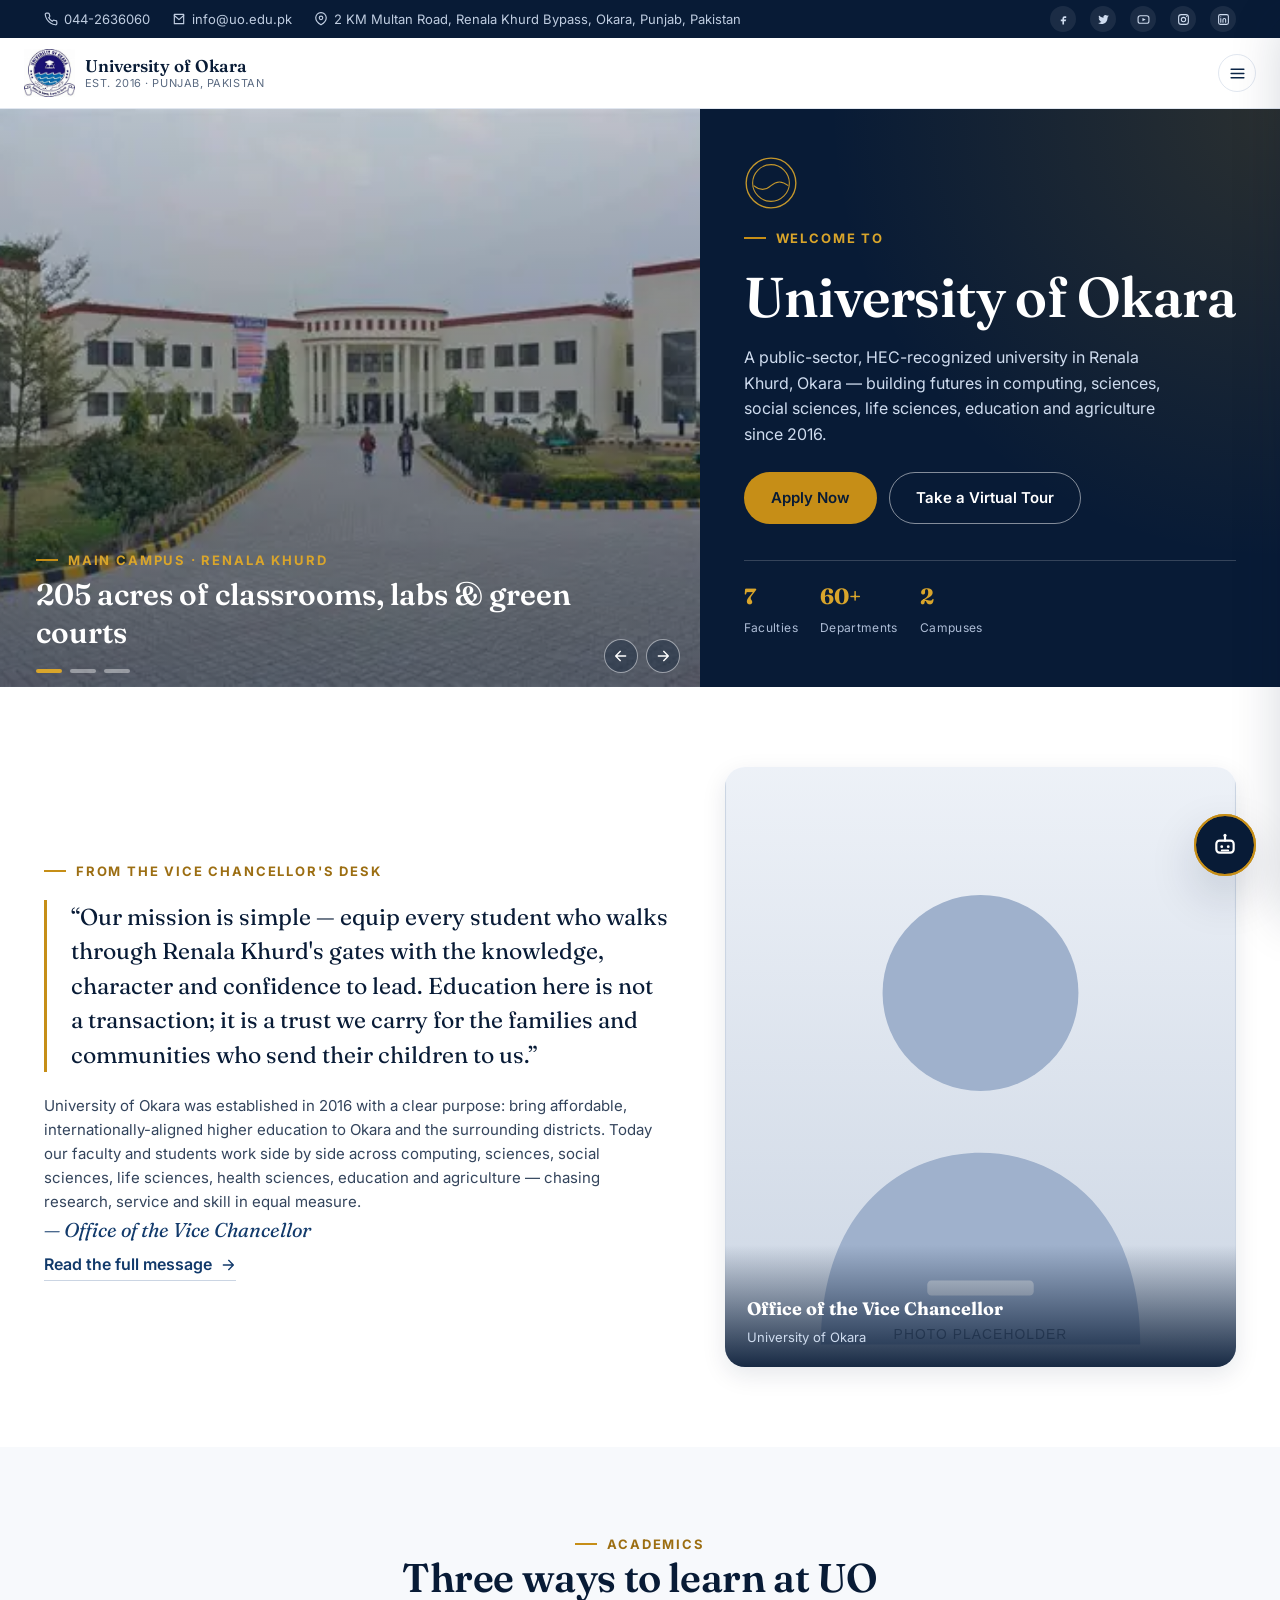
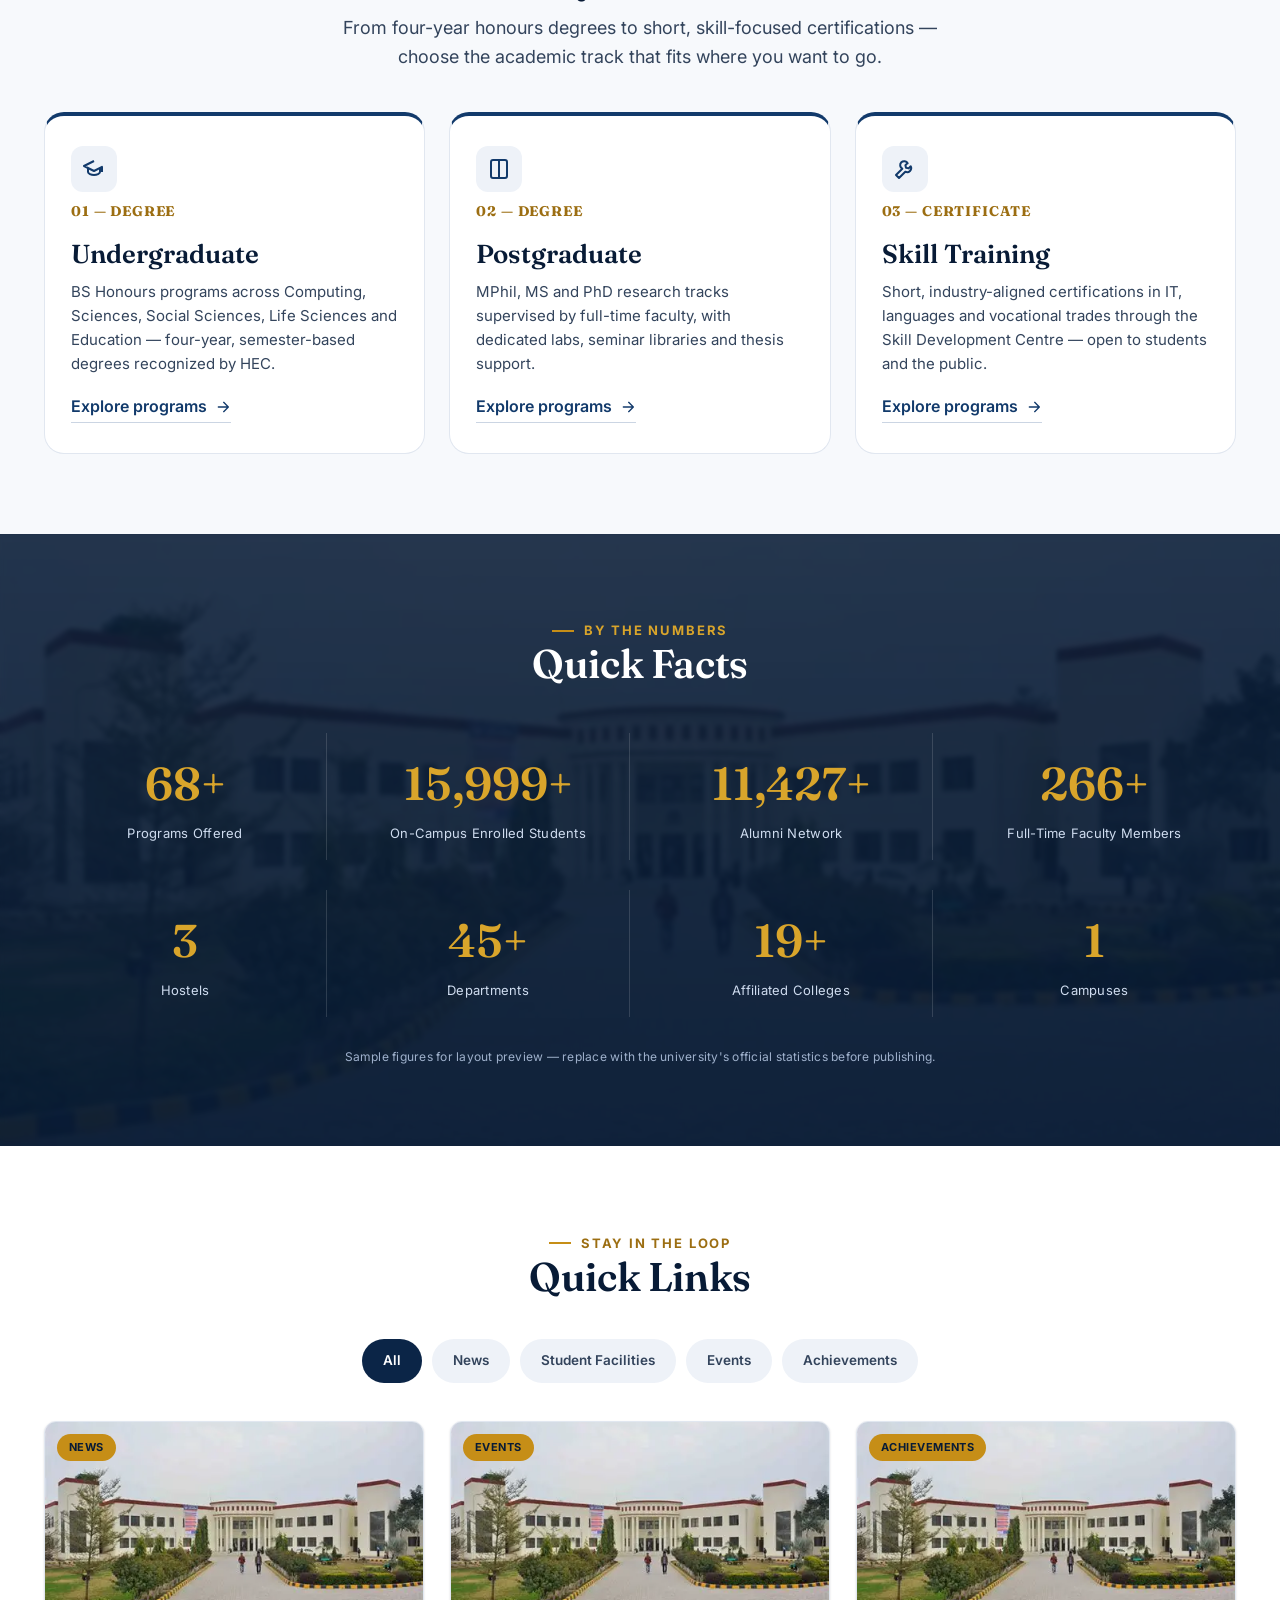
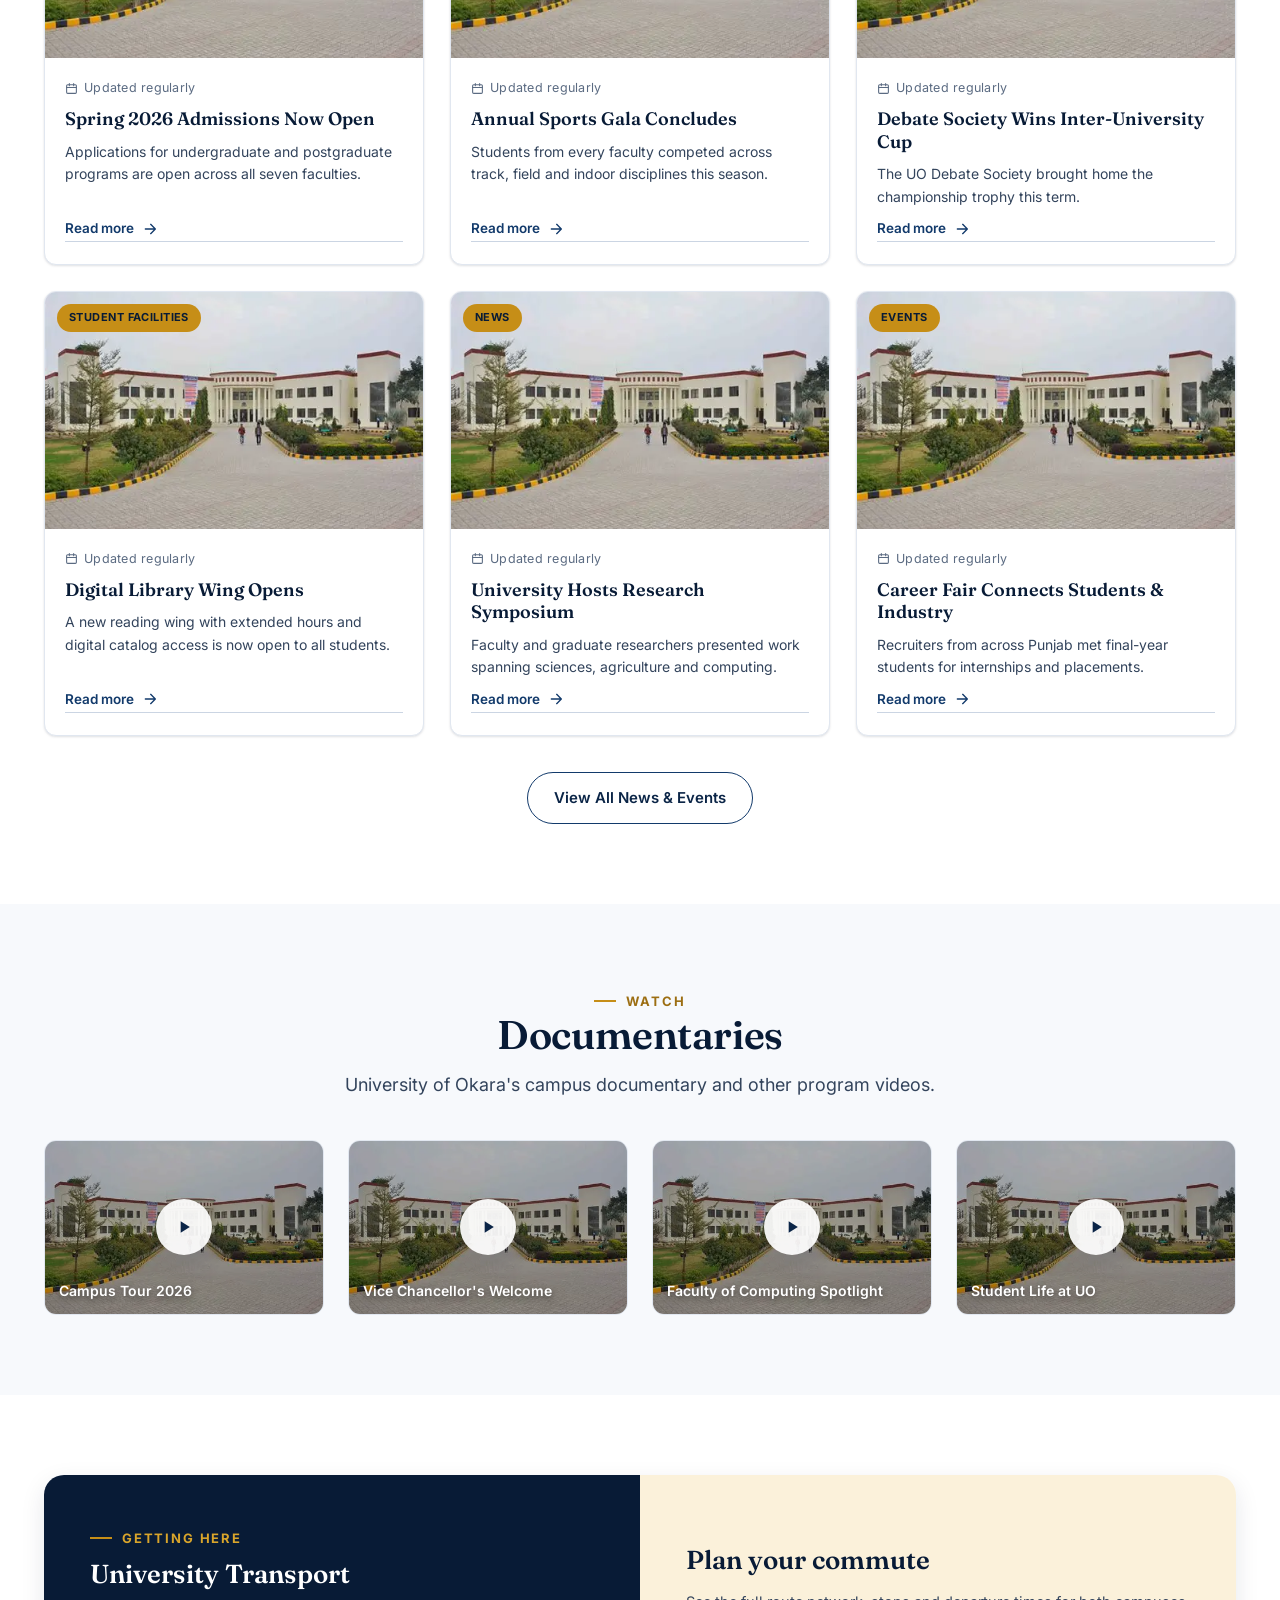
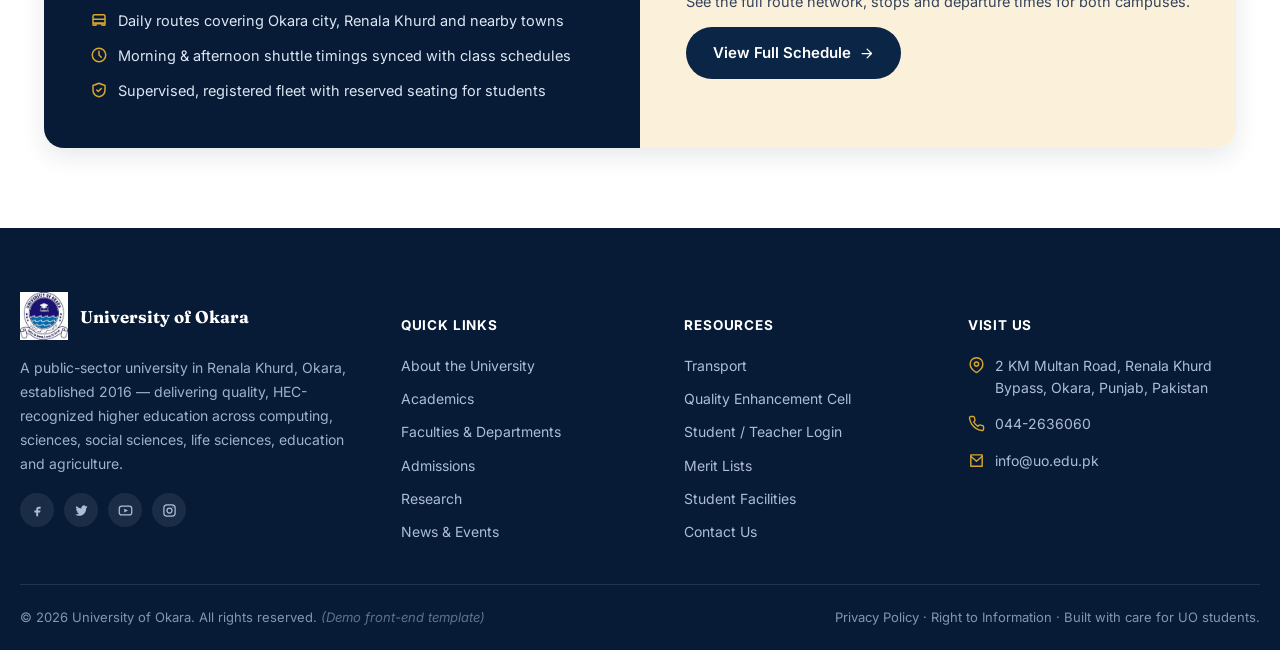
<file: index.html>
<!DOCTYPE html>
<html lang="en">
<head>
<meta charset="UTF-8">
  <meta name="viewport" content="width=device-width, initial-scale=1.0">
  <title>University of Okara | Official Student Portal (Template)</title>
  <meta name="description" content="University of Okara — public-sector HEC-recognized university in Renala Khurd, Okara. Explore academics, faculties, admissions, research and campus life.">
  <meta name="keywords" content="University of Okara, UO, Okara university, Renala Khurd, admissions, faculties, academics">
  <link rel="canonical" href="https://www.uo-portal-example.edu.pk/index.html">
  <meta name="robots" content="index, follow">
  <meta name="theme-color" content="#0B2547">
  <!-- Open Graph -->
  <meta property="og:type" content="website">
  <meta property="og:title" content="University of Okara | Official Student Portal (Template)">
  <meta property="og:description" content="University of Okara — public-sector HEC-recognized university in Renala Khurd, Okara. Explore academics, faculties, admissions, research and campus life.">
  <meta property="og:url" content="https://www.uo-portal-example.edu.pk/index.html">
  <meta property="og:site_name" content="University of Okara">
  <meta property="og:image" content="https://www.uo-portal-example.edu.pk/assets/images/og-cover.jpg">
  <meta property="og:locale" content="en_PK">
  <!-- Twitter -->
  <meta name="twitter:card" content="summary_large_image">
  <meta name="twitter:title" content="University of Okara | Official Student Portal (Template)">
  <meta name="twitter:description" content="University of Okara — public-sector HEC-recognized university in Renala Khurd, Okara. Explore academics, faculties, admissions, research and campus life.">
  <!-- Favicons -->
  <link rel="icon" type="image/png" sizes="32x32" href="assets/images/favicon-32.png">
  <link rel="apple-touch-icon" sizes="192x192" href="assets/images/favicon-192.png">
  <!-- Fonts -->
  <link rel="preconnect" href="https://fonts.googleapis.com">
  <link rel="preconnect" href="https://fonts.gstatic.com" crossorigin>
  <link href="https://fonts.googleapis.com/css2?family=Fraunces:opsz,wght@9..144,500;9..144,600;9..144,700&family=Inter:wght@400;500;600;700;800&display=swap" rel="stylesheet">
  <link rel="stylesheet" href="assets/css/style.css">
  <script type="application/ld+json">{"@context":"https://schema.org","@type":"CollegeOrUniversity","name":"University of Okara","alternateName":"UO","url":"https://www.uo-portal-example.edu.pk","logo":"https://www.uo-portal-example.edu.pk/assets/images/logo-crest.png","foundingDate":"2016","address":{"@type":"PostalAddress","streetAddress":"2 KM Multan Road, Renala Khurd Bypass, Okara, Punjab, Pakistan","addressLocality":"Okara","addressRegion":"Punjab","addressCountry":"PK"},"contactPoint":{"@type":"ContactPoint","telephone":"044-2636060","email":"info@uo.edu.pk","contactType":"admissions"},"sameAs":["https://www.facebook.com/okarauniversityofficial/"]}</script>
</head>
<body class="page-index">
<a class="skip-link" href="#main">Skip to main content</a>
  <div class="header-wrap">
    <div class="topbar">
    <div class="container">
      <div class="topbar-left">
        <a href="tel:+92442636060"><svg viewBox="0 0 24 24" fill="none" width="1em" height="1em"><path d="M22 16.92v3a2 2 0 0 1-2.18 2 19.79 19.79 0 0 1-8.63-3.07 19.5 19.5 0 0 1-6-6 19.79 19.79 0 0 1-3.07-8.67A2 2 0 0 1 4.11 2h3a2 2 0 0 1 2 1.72c.127.96.361 1.903.7 2.81a2 2 0 0 1-.45 2.11L8.09 9.91a16 16 0 0 0 6 6l1.27-1.27a2 2 0 0 1 2.11-.45c.907.339 1.85.573 2.81.7A2 2 0 0 1 22 16.92z" stroke="currentColor" stroke-width="2" stroke-linecap="round" stroke-linejoin="round"/></svg>044-2636060</a>
        <a href="mailto:info@uo.edu.pk"><svg viewBox="0 0 24 24" fill="none" width="1em" height="1em"><path d="M4 4h16v16H4V4z" stroke="currentColor" stroke-width="2" stroke-linejoin="round"/><path d="M4 6l8 7 8-7" stroke="currentColor" stroke-width="2" stroke-linecap="round" stroke-linejoin="round"/></svg>info@uo.edu.pk</a>
        <a href="contact.html"><svg viewBox="0 0 24 24" fill="none" width="1em" height="1em"><path d="M21 10c0 7-9 12-9 12s-9-5-9-12a9 9 0 1 1 18 0z" stroke="currentColor" stroke-width="2" stroke-linejoin="round"/><circle cx="12" cy="10" r="3" stroke="currentColor" stroke-width="2"/></svg>2 KM Multan Road, Renala Khurd Bypass, Okara, Punjab, Pakistan</a>
      </div>
      <div class="topbar-right">
        <a href="https://www.facebook.com/okarauniversityofficial/" aria-label="Facebook" target="_blank" rel="noopener"><svg viewBox="0 0 24 24" fill="none" width="1em" height="1em"><path d="M14 9h3V6h-3a4 4 0 0 0-4 4v2H7v3h3v6h3v-6h3l1-3h-4v-2a1 1 0 0 1 1-1z" fill="currentColor"/></svg></a>
        <a href="#" aria-label="Twitter / X"><svg viewBox="0 0 24 24" fill="none" width="1em" height="1em"><path d="M22 5.9c-.8.35-1.6.6-2.5.7.9-.55 1.6-1.4 1.9-2.4-.85.5-1.8.85-2.8 1a3.9 3.9 0 0 0-6.7 3.6A11 11 0 0 1 3.7 4.7a4 4 0 0 0 1.2 5.3 4 4 0 0 1-1.8-.5 4 4 0 0 0 3.1 3.9 4 4 0 0 1-1.8.07 4 4 0 0 0 3.7 2.8A11 11 0 0 1 2 18.6a11.2 11.2 0 0 0 6.1 1.8c7.3 0 11.3-6.1 11.3-11.4v-.5c.8-.6 1.4-1.3 1.9-2.1z" fill="currentColor"/></svg></a>
        <a href="#" aria-label="YouTube"><svg viewBox="0 0 24 24" fill="none" width="1em" height="1em"><rect x="2" y="5" width="20" height="14" rx="4" stroke="currentColor" stroke-width="2"/><path d="M10 9l6 3-6 3z" fill="currentColor"/></svg></a>
        <a href="#" aria-label="Instagram"><svg viewBox="0 0 24 24" fill="none" width="1em" height="1em"><rect x="3" y="3" width="18" height="18" rx="5" stroke="currentColor" stroke-width="2"/><circle cx="12" cy="12" r="4" stroke="currentColor" stroke-width="2"/><circle cx="17.5" cy="6.5" r="1" fill="currentColor"/></svg></a>
        <a href="#" aria-label="LinkedIn"><svg viewBox="0 0 24 24" fill="none" width="1em" height="1em"><rect x="3" y="3" width="18" height="18" rx="3" stroke="currentColor" stroke-width="2"/><path d="M7 10v7M7 7v.01M11 17v-4.5a2.5 2.5 0 0 1 5 0V17" stroke="currentColor" stroke-width="2" stroke-linecap="round"/></svg></a>
      </div>
    </div>
  </div>
    <header class="site-header">
      <div class="container">
        <a class="brand" href="index.html" aria-label="University of Okara home">
          <img src="assets/images/logo-crest.png" alt="University of Okara official crest logo" width="48" height="46">
          <span class="brand-text"><strong>University of Okara</strong><span>Est. 2016 · Punjab, Pakistan</span></span>
        </a>
        <nav class="main-nav" aria-label="Primary">
          <ul>
            <li><a class="nav-link" href="index.html" aria-current="page">Home</a></li>
          <li>
      <a class="nav-link" href="about.html" >About <svg viewBox="0 0 24 24" fill="none" width="1em" height="1em"><path d="M6 9l6 6 6-6" stroke="currentColor" stroke-width="2" stroke-linecap="round" stroke-linejoin="round"/></svg></a>
      <div class="dropdown">
        <a href="about.html#story">Our Story</a>
        <a href="about.html#vc-message">Vice Chancellor's Message</a>
        <a href="about.html#mission">Mission & Vision</a>
      </div>
    </li>
          <li>
      <a class="nav-link" href="academics.html" >Academics <svg viewBox="0 0 24 24" fill="none" width="1em" height="1em"><path d="M6 9l6 6 6-6" stroke="currentColor" stroke-width="2" stroke-linecap="round" stroke-linejoin="round"/></svg></a>
      <div class="dropdown">
        <a href="academics.html#undergraduate">Undergraduate</a>
        <a href="academics.html#postgraduate">Postgraduate</a>
        <a href="academics.html#skill-training">Skill Training</a>
      </div>
    </li>
          <li>
      <a class="nav-link" href="faculties.html" >Faculties <svg viewBox="0 0 24 24" fill="none" width="1em" height="1em"><path d="M6 9l6 6 6-6" stroke="currentColor" stroke-width="2" stroke-linecap="round" stroke-linejoin="round"/></svg></a>
      <div class="mega">
        <div class="mega-col">
          <h5>Faculty of Computing</h5>
          <a href="faculties.html#department-of-computer-science">Department of Computer Science</a>
          <a href="faculties.html#department-of-software-engineering">Department of Software Engineering</a>
          <a href="faculties.html#department-of-information-technology">Department of Information Technology</a>
          <a href="faculties.html#department-of-data-science">Department of Data Science</a>
          <a href="faculties.html#faculty-of-computing" style="font-weight:700;color:#9C6E12;">View faculty →</a>
        </div>
        <div class="mega-col">
          <h5>Faculty of Management and Social Sciences</h5>
          <a href="faculties.html#institute-of-social-and-cultural-studies">Institute of Social and Cultural Studies</a>
          <a href="faculties.html#department-of-sociology">Department of Sociology</a>
          <a href="faculties.html#department-of-media-and-communication-studies">Department of Media & Communication Studies</a>
          <a href="faculties.html#school-of-law">School of Law</a>
          <a href="faculties.html#centre-for-english-language-and-learning">Centre for English Language and Learning</a>
          <a href="faculties.html#department-of-fine-arts">Department of Fine Arts</a>
          <a href="faculties.html#faculty-of-management-and-social-sciences" style="font-weight:700;color:#9C6E12;">+ 13 more →</a>
        </div>
        <div class="mega-col">
          <h5>Faculty of Sciences</h5>
          <a href="faculties.html#department-of-chemistry">Department of Chemistry</a>
          <a href="faculties.html#department-of-physics">Department of Physics</a>
          <a href="faculties.html#department-of-mathematics">Department of Mathematics</a>
          <a href="faculties.html#department-of-statistics">Department of Statistics</a>
          <a href="faculties.html#centre-for-nanosciences">Centre for Nanosciences</a>
          <a href="faculties.html#faculty-of-sciences" style="font-weight:700;color:#9C6E12;">View faculty →</a>
        </div>
        <div class="mega-col">
          <h5>Faculty of Life Sciences</h5>
          <a href="faculties.html#institute-of-pure-and-applied-zoology">Institute of Pure & Applied Zoology</a>
          <a href="faculties.html#department-of-biochemistry">Department of Biochemistry</a>
          <a href="faculties.html#department-of-biology">Department of Biology</a>
          <a href="faculties.html#department-of-molecular-biology">Department of Molecular Biology</a>
          <a href="faculties.html#department-of-zoology">Department of Zoology</a>
          <a href="faculties.html#department-of-fisheries-and-aquaculture">Department of Fisheries and Aquaculture</a>
          <a href="faculties.html#faculty-of-life-sciences" style="font-weight:700;color:#9C6E12;">+ 10 more →</a>
        </div>
        <div class="mega-col">
          <h5>Faculty of Health Sciences</h5>
          <a href="faculties.html#department-of-psychology">Department of Psychology</a>
          <a href="faculties.html#department-of-public-health">Department of Public Health</a>
          <a href="faculties.html#department-of-sports-sciences-and-physical-education">Department of Sports Sciences and Physical Education</a>
          <a href="faculties.html#faculty-of-health-sciences" style="font-weight:700;color:#9C6E12;">View faculty →</a>
        </div>
        <div class="mega-col">
          <h5>Faculty of Education</h5>
          <a href="faculties.html#department-of-science-education">Department of Science Education</a>
          <a href="faculties.html#department-of-teacher-education">Department of Teacher Education</a>
          <a href="faculties.html#department-of-educational-research-and-assessment">Department of Educational Research & Assessment</a>
          <a href="faculties.html#department-of-special-education">Department of Special Education</a>
          <a href="faculties.html#centre-of-skill-development">Centre of Skill Development</a>
          <a href="faculties.html#department-of-educational-studies">Department of Educational Studies</a>
          <a href="faculties.html#faculty-of-education" style="font-weight:700;color:#9C6E12;">+ 2 more →</a>
        </div>
        <div class="mega-col">
          <h5>Faculty of Environmental and Agricultural Sciences</h5>
          <a href="faculties.html#department-of-environmental-sciences">Department of Environmental Sciences</a>
          <a href="faculties.html#department-of-agricultural-sciences">Department of Agricultural Sciences</a>
          <a href="faculties.html#department-of-sustainability">Department of Sustainability</a>
          <a href="faculties.html#faculty-of-environmental-and-agricultural-sciences" style="font-weight:700;color:#9C6E12;">View faculty →</a>
        </div>
      </div>
    </li>
          <li>
      <a class="nav-link" href="admissions.html" >Admissions <svg viewBox="0 0 24 24" fill="none" width="1em" height="1em"><path d="M6 9l6 6 6-6" stroke="currentColor" stroke-width="2" stroke-linecap="round" stroke-linejoin="round"/></svg></a>
      <div class="dropdown">
        <a href="admissions.html#admission-ads">Admission Ads</a>
        <a href="admissions.html#apply-online">Apply Online</a>
        <a href="admissions.html#merit-list">Merit List</a>
      </div>
    </li>
          <li><a class="nav-link" href="research.html" >Research</a></li>
          <li><a class="nav-link" href="transport.html" >Transport</a></li>
          <li><a class="nav-link" href="qec.html" >QEC</a></li>
          <li>
      <a class="nav-link" href="news.html" >News <svg viewBox="0 0 24 24" fill="none" width="1em" height="1em"><path d="M6 9l6 6 6-6" stroke="currentColor" stroke-width="2" stroke-linecap="round" stroke-linejoin="round"/></svg></a>
      <div class="dropdown">
        <a href="news.html#news">News</a>
        <a href="news.html#events">Events</a>
        <a href="news.html#achievements">Achievements</a>
        <a href="news.html#facilities">Student Facilities</a>
      </div>
    </li>
          <li><a class="nav-link" href="contact.html" >Contact</a></li>
          </ul>
        </nav>
        <div class="head-actions">
          <div class="login-quick">
          <button class="login-btn" aria-label="Login menu"><svg viewBox="0 0 24 24" fill="none" width="1em" height="1em"><circle cx="12" cy="8" r="4" stroke="currentColor" stroke-width="2"/><path d="M4 21c0-4 4-6 8-6s8 2 8 6" stroke="currentColor" stroke-width="2" stroke-linecap="round"/></svg><span>Login</span><svg viewBox="0 0 24 24" fill="none" width="1em" height="1em"><path d="M6 9l6 6 6-6" stroke="currentColor" stroke-width="2" stroke-linecap="round" stroke-linejoin="round"/></svg></button>
          <div class="dropdown" style="right:0;left:auto;">
            <a href="login.html#student">Student / Parent Login</a>
            <a href="login.html#teacher">Teacher Login</a>
            <a href="login.html#admin">Administration Login</a>
            <a href="login.html#vc">VC Login</a>
          </div>
        </div>
          <a href="admissions.html#apply-online" class="btn btn-gold btn-sm">Apply Now</a>
          <button class="menu-toggle" aria-label="Open menu"><svg viewBox="0 0 24 24" fill="none" width="1em" height="1em"><path d="M3 6h18M3 12h18M3 18h18" stroke="currentColor" stroke-width="2" stroke-linecap="round"/></svg></button>
        </div>
      </div>
    </header>
  </div>
  <div class="drawer-backdrop"></div>
  <aside class="mobile-drawer" aria-label="Mobile navigation">
    <div class="drawer-head">
      <a class="brand" href="index.html"><img src="assets/images/logo-crest.png" alt="University of Okara crest" width="40" height="38"><span class="brand-text"><strong style="font-size:15px;">University of Okara</strong></span></a>
      <button class="drawer-close" aria-label="Close menu"><svg viewBox="0 0 24 24" fill="none" width="1em" height="1em"><path d="M6 6l12 12M18 6L6 18" stroke="currentColor" stroke-width="2" stroke-linecap="round"/></svg></button>
    </div>
    <nav class="drawer-nav">
      <a class="nav-link" href="index.html">Home</a>
      <details>
        <summary>About <svg viewBox="0 0 24 24" fill="none" width="1em" height="1em"><path d="M6 9l6 6 6-6" stroke="currentColor" stroke-width="2" stroke-linecap="round" stroke-linejoin="round"/></svg></summary>
        <div class="drawer-sub">
          <a href="about.html#story">Our Story</a>
          <a href="about.html#vc-message">Vice Chancellor's Message</a>
          <a href="about.html#mission">Mission & Vision</a>
        </div>
      </details>
      <details>
        <summary>Academics <svg viewBox="0 0 24 24" fill="none" width="1em" height="1em"><path d="M6 9l6 6 6-6" stroke="currentColor" stroke-width="2" stroke-linecap="round" stroke-linejoin="round"/></svg></summary>
        <div class="drawer-sub">
          <a href="academics.html#undergraduate">Undergraduate</a>
          <a href="academics.html#postgraduate">Postgraduate</a>
          <a href="academics.html#skill-training">Skill Training</a>
        </div>
      </details>
      <details>
        <summary>Faculties <svg viewBox="0 0 24 24" fill="none" width="1em" height="1em"><path d="M6 9l6 6 6-6" stroke="currentColor" stroke-width="2" stroke-linecap="round" stroke-linejoin="round"/></svg></summary>
        <div class="drawer-sub">
          <a href="faculties.html#faculty-of-computing">Faculty of Computing</a>
          <a href="faculties.html#faculty-of-management-and-social-sciences">Faculty of Management and Social Sciences</a>
          <a href="faculties.html#faculty-of-sciences">Faculty of Sciences</a>
          <a href="faculties.html#faculty-of-life-sciences">Faculty of Life Sciences</a>
          <a href="faculties.html#faculty-of-health-sciences">Faculty of Health Sciences</a>
          <a href="faculties.html#faculty-of-education">Faculty of Education</a>
          <a href="faculties.html#faculty-of-environmental-and-agricultural-sciences">Faculty of Environmental and Agricultural Sciences</a>
        </div>
      </details>
      <details>
        <summary>Admissions <svg viewBox="0 0 24 24" fill="none" width="1em" height="1em"><path d="M6 9l6 6 6-6" stroke="currentColor" stroke-width="2" stroke-linecap="round" stroke-linejoin="round"/></svg></summary>
        <div class="drawer-sub">
          <a href="admissions.html#admission-ads">Admission Ads</a>
          <a href="admissions.html#apply-online">Apply Online</a>
          <a href="admissions.html#merit-list">Merit List</a>
        </div>
      </details>
      <a class="nav-link" href="research.html">Research</a>
      <a class="nav-link" href="transport.html">Transport</a>
      <a class="nav-link" href="qec.html">QEC</a>
      <details>
        <summary>News <svg viewBox="0 0 24 24" fill="none" width="1em" height="1em"><path d="M6 9l6 6 6-6" stroke="currentColor" stroke-width="2" stroke-linecap="round" stroke-linejoin="round"/></svg></summary>
        <div class="drawer-sub">
          <a href="news.html#news">News</a>
          <a href="news.html#events">Events</a>
          <a href="news.html#achievements">Achievements</a>
          <a href="news.html#facilities">Student Facilities</a>
        </div>
      </details>
      <a class="nav-link" href="contact.html">Contact</a>
      <details>
        <summary>Login <svg viewBox="0 0 24 24" fill="none" width="1em" height="1em"><path d="M6 9l6 6 6-6" stroke="currentColor" stroke-width="2" stroke-linecap="round" stroke-linejoin="round"/></svg></summary>
        <div class="drawer-sub">
          <a href="login.html#student">Student / Parent Login</a>
          <a href="login.html#teacher">Teacher Login</a>
          <a href="login.html#admin">Administration Login</a>
          <a href="login.html#vc">VC Login</a>
        </div>
      </details>
    </nav>
    <div class="drawer-cta">
      <a href="admissions.html#apply-online" class="btn btn-gold btn-block">Apply Now</a>
    </div>
  </aside>
<main id="main">

  <!-- ============ HERO ============ -->
  <section class="hero">
    <div class="hero-carousel">
      <div class="hero-slide is-active" style="background-image:url('assets/images/campus-main.png')">
        <div class="hero-slide-caption">
          <span class="eyebrow">Main Campus · Renala Khurd</span>
          <h3>205 acres of classrooms, labs &amp; green courts</h3>
        </div>
      </div>
      <div class="hero-slide" style="background-image:url('assets/images/slide-admissions.svg')">
        <div class="hero-slide-caption">
          <span class="eyebrow">Admissions 2026</span>
          <h3>Undergraduate &amp; postgraduate seats open now</h3>
        </div>
      </div>
      <div class="hero-slide" style="background-image:url('assets/images/slide-research.svg')">
        <div class="hero-slide-caption">
          <span class="eyebrow">Research &amp; Innovation</span>
          <h3>Seven faculties, sixty-plus active departments</h3>
        </div>
      </div>
      <div class="hero-dots"></div>
      <div class="hero-arrows">
        <button data-hero="prev" aria-label="Previous slide"><svg viewBox="0 0 24 24" fill="none" width="1em" height="1em"><path d="M19 12H5M11 5l-7 7 7 7" stroke="currentColor" stroke-width="2" stroke-linecap="round" stroke-linejoin="round"/></svg></button>
        <button data-hero="next" aria-label="Next slide"><svg viewBox="0 0 24 24" fill="none" width="1em" height="1em"><path d="M5 12h14M13 5l7 7-7 7" stroke="currentColor" stroke-width="2" stroke-linecap="round" stroke-linejoin="round"/></svg></button>
      </div>
    </div>
    <div class="hero-panel">
      <svg class="seal-mark" viewBox="0 0 100 100" fill="none"><circle cx="50" cy="50" r="46" stroke="#D9A52B" stroke-width="2.5"/><circle cx="50" cy="50" r="34" stroke="#D9A52B" stroke-width="2"/><path d="M18 55c11 9 22 9 32 0s21-9 32 0" stroke="#D9A52B" stroke-width="2"/></svg>
      <span class="eyebrow" style="color:#D9A52B">Welcome to</span>
      <h1>University&nbsp;of&nbsp;Okara</h1>
      <p>A public-sector, HEC-recognized university in Renala Khurd, Okara — building futures in computing, sciences, social sciences, life sciences, education and agriculture since 2016.</p>
      <div class="hero-cta">
        <a href="admissions.html#apply-online" class="btn btn-gold">Apply Now</a>
        <a href="about.html" class="btn btn-outline">Take a Virtual Tour</a>
      </div>
      <div class="hero-meta">
        <div><strong>7</strong><span>Faculties</span></div>
        <div><strong>60+</strong><span>Departments</span></div>
        <div><strong>2</strong><span>Campuses</span></div>
      </div>
    </div>
  </section>

  <!-- ============ VC MESSAGE ============ -->
  <section class="section" id="vc-message">
    <div class="container vc-section">
      <div class="vc-text">
        <span class="eyebrow">From the Vice Chancellor's Desk</span>
        <blockquote>&ldquo;Our mission is simple — equip every student who walks through Renala Khurd's gates with the knowledge, character and confidence to lead. Education here is not a transaction; it is a trust we carry for the families and communities who send their children to us.&rdquo;</blockquote>
        <p style="color:var(--ink-700);font-size:15px;">University of Okara was established in 2016 with a clear purpose: bring affordable, internationally-aligned higher education to Okara and the surrounding districts. Today our faculty and students work side by side across computing, sciences, social sciences, life sciences, health sciences, education and agriculture — chasing research, service and skill in equal measure.</p>
        <p class="vc-sig">— Office of the Vice Chancellor</p>
        <a href="about.html#vc-message" class="link-arrow" style="margin-top:6px;">Read the full message <svg viewBox="0 0 24 24" fill="none" width="1em" height="1em"><path d="M5 12h14M13 5l7 7-7 7" stroke="currentColor" stroke-width="2" stroke-linecap="round" stroke-linejoin="round"/></svg></a>
      </div>
      <div class="vc-photo">
        <img src="assets/images/vc-portrait.svg" alt="Portrait placeholder for the Vice Chancellor, University of Okara" width="480" height="600">
        <div class="vc-tag">
          <strong>Office of the Vice Chancellor</strong>
          <span>University of Okara</span>
        </div>
      </div>
    </div>
  </section>

  <!-- ============ ACADEMICS ============ -->
  <section class="section alt">
    <div class="container">
      <div class="section-head center">
        <span class="eyebrow" style="justify-content:center">Academics</span>
        <h2>Three ways to learn at UO</h2>
        <p class="lede" style="margin-inline:auto;text-align:center;">From four-year honours degrees to short, skill-focused certifications — choose the academic track that fits where you want to go.</p>
      </div>
      <div class="grid-3">
        <div class="card-academic">
          <div class="ic"><svg viewBox="0 0 24 24" fill="none" width="1em" height="1em"><path d="M12 4 2 9l10 5 8-4.1V15" stroke="currentColor" stroke-width="2" stroke-linejoin="round"/><path d="M6 11v4c0 1.5 3 3 6 3s6-1.5 6-3v-4" stroke="currentColor" stroke-width="2" stroke-linejoin="round"/></svg></div>
          <span class="num">01 — DEGREE</span>
          <h3>Undergraduate</h3>
          <p>BS Honours programs across Computing, Sciences, Social Sciences, Life Sciences and Education — four-year, semester-based degrees recognized by HEC.</p>
          <a href="academics.html#undergraduate" class="link-arrow">Explore programs <svg viewBox="0 0 24 24" fill="none" width="1em" height="1em"><path d="M5 12h14M13 5l7 7-7 7" stroke="currentColor" stroke-width="2" stroke-linecap="round" stroke-linejoin="round"/></svg></a>
        </div>
        <div class="card-academic">
          <div class="ic"><svg viewBox="0 0 24 24" fill="none" width="1em" height="1em"><path d="M4 5a2 2 0 0 1 2-2h6v18H6a2 2 0 0 1-2-2V5z" stroke="currentColor" stroke-width="2" stroke-linejoin="round"/><path d="M20 5a2 2 0 0 0-2-2h-6v18h6a2 2 0 0 0 2-2V5z" stroke="currentColor" stroke-width="2" stroke-linejoin="round"/></svg></div>
          <span class="num">02 — DEGREE</span>
          <h3>Postgraduate</h3>
          <p>MPhil, MS and PhD research tracks supervised by full-time faculty, with dedicated labs, seminar libraries and thesis support.</p>
          <a href="academics.html#postgraduate" class="link-arrow">Explore programs <svg viewBox="0 0 24 24" fill="none" width="1em" height="1em"><path d="M5 12h14M13 5l7 7-7 7" stroke="currentColor" stroke-width="2" stroke-linecap="round" stroke-linejoin="round"/></svg></a>
        </div>
        <div class="card-academic">
          <div class="ic"><svg viewBox="0 0 24 24" fill="none" width="1em" height="1em"><path d="M14.7 6.3a4 4 0 1 0-5.4 5.4L3 18l3 3 6.3-6.3a4 4 0 0 0 5.4-5.4l-2.1 2.1-2.6-.6-.6-2.6 2.1-2.1z" stroke="currentColor" stroke-width="2" stroke-linejoin="round"/></svg></div>
          <span class="num">03 — CERTIFICATE</span>
          <h3>Skill Training</h3>
          <p>Short, industry-aligned certifications in IT, languages and vocational trades through the Skill Development Centre — open to students and the public.</p>
          <a href="academics.html#skill-training" class="link-arrow">Explore programs <svg viewBox="0 0 24 24" fill="none" width="1em" height="1em"><path d="M5 12h14M13 5l7 7-7 7" stroke="currentColor" stroke-width="2" stroke-linecap="round" stroke-linejoin="round"/></svg></a>
        </div>
      </div>
    </div>
  </section>

  <!-- ============ QUICK FACTS ============ -->
  <section class="section stats-section" style="--campus-img:url('assets/images/campus-main.png');background-image:linear-gradient(180deg, rgba(8,27,54,.78), rgba(8,27,54,.92)), url('assets/images/campus-main.png');">
    <div class="container">
      <div class="section-head center">
        <span class="eyebrow" style="justify-content:center;color:#D9A52B">By The Numbers</span>
        <h2 style="color:#fff;">Quick Facts</h2>
      </div>
      <div class="stats-grid">
        <div class="stat-tile"><strong data-count="90" data-suffix="+">0</strong><span>Programs Offered</span></div>
        <div class="stat-tile"><strong data-count="21000" data-suffix="+">0</strong><span>On-Campus Enrolled Students</span></div>
        <div class="stat-tile"><strong data-count="15000" data-suffix="+">0</strong><span>Alumni Network</span></div>
        <div class="stat-tile"><strong data-count="350" data-suffix="+">0</strong><span>Full-Time Faculty Members</span></div>
        <div class="stat-tile"><strong data-count="4">0</strong><span>Hostels</span></div>
        <div class="stat-tile"><strong data-count="60" data-suffix="+">0</strong><span>Departments</span></div>
        <div class="stat-tile"><strong data-count="25" data-suffix="+">0</strong><span>Affiliated Colleges</span></div>
        <div class="stat-tile"><strong data-count="2">0</strong><span>Campuses</span></div>
      </div>
      <p class="sample-note">Sample figures for layout preview — replace with the university's official statistics before publishing.</p>
    </div>
  </section>

  <!-- ============ QUICK LINKS ============ -->
  <section class="section" id="quick-links">
    <div class="container">
      <div class="section-head center">
        <span class="eyebrow" style="justify-content:center">Stay In The Loop</span>
        <h2>Quick Links</h2>
      </div>
      <div class="tabs" data-tabs="quicklinks">
        <button class="tab-btn is-active" data-tab="all">All</button>
        <button class="tab-btn" data-tab="news">News</button>
        <button class="tab-btn" data-tab="facilities">Student Facilities</button>
        <button class="tab-btn" data-tab="events">Events</button>
        <button class="tab-btn" data-tab="achievements">Achievements</button>
      </div>
      <div class="card-grid">
        <article class="card-post" data-cat="news">
          <div class="thumb"><img src="assets/images/campus-main.png" alt="Spring 2026 Admissions Now Open" loading="lazy"><span class="tag">News</span></div>
          <div class="body">
            <span class="date"><svg viewBox="0 0 24 24" fill="none" width="1em" height="1em"><rect x="3" y="5" width="18" height="16" rx="2" stroke="currentColor" stroke-width="2"/><path d="M3 10h18M8 3v4M16 3v4" stroke="currentColor" stroke-width="2" stroke-linecap="round"/></svg> Updated regularly</span>
            <h3>Spring 2026 Admissions Now Open</h3>
            <p>Applications for undergraduate and postgraduate programs are open across all seven faculties.</p>
            <a href="admissions.html" class="link-arrow">Read more <svg viewBox="0 0 24 24" fill="none" width="1em" height="1em"><path d="M5 12h14M13 5l7 7-7 7" stroke="currentColor" stroke-width="2" stroke-linecap="round" stroke-linejoin="round"/></svg></a>
          </div>
        </article>
        <article class="card-post" data-cat="events">
          <div class="thumb"><img src="assets/images/campus-main.png" alt="Annual Sports Gala Concludes" loading="lazy"><span class="tag">Events</span></div>
          <div class="body">
            <span class="date"><svg viewBox="0 0 24 24" fill="none" width="1em" height="1em"><rect x="3" y="5" width="18" height="16" rx="2" stroke="currentColor" stroke-width="2"/><path d="M3 10h18M8 3v4M16 3v4" stroke="currentColor" stroke-width="2" stroke-linecap="round"/></svg> Updated regularly</span>
            <h3>Annual Sports Gala Concludes</h3>
            <p>Students from every faculty competed across track, field and indoor disciplines this season.</p>
            <a href="news.html#events" class="link-arrow">Read more <svg viewBox="0 0 24 24" fill="none" width="1em" height="1em"><path d="M5 12h14M13 5l7 7-7 7" stroke="currentColor" stroke-width="2" stroke-linecap="round" stroke-linejoin="round"/></svg></a>
          </div>
        </article>
        <article class="card-post" data-cat="achievements">
          <div class="thumb"><img src="assets/images/campus-main.png" alt="Debate Society Wins Inter-University Cup" loading="lazy"><span class="tag">Achievements</span></div>
          <div class="body">
            <span class="date"><svg viewBox="0 0 24 24" fill="none" width="1em" height="1em"><rect x="3" y="5" width="18" height="16" rx="2" stroke="currentColor" stroke-width="2"/><path d="M3 10h18M8 3v4M16 3v4" stroke="currentColor" stroke-width="2" stroke-linecap="round"/></svg> Updated regularly</span>
            <h3>Debate Society Wins Inter-University Cup</h3>
            <p>The UO Debate Society brought home the championship trophy this term.</p>
            <a href="news.html#achievements" class="link-arrow">Read more <svg viewBox="0 0 24 24" fill="none" width="1em" height="1em"><path d="M5 12h14M13 5l7 7-7 7" stroke="currentColor" stroke-width="2" stroke-linecap="round" stroke-linejoin="round"/></svg></a>
          </div>
        </article>
        <article class="card-post" data-cat="facilities">
          <div class="thumb"><img src="assets/images/campus-main.png" alt="Digital Library Wing Opens" loading="lazy"><span class="tag">Student Facilities</span></div>
          <div class="body">
            <span class="date"><svg viewBox="0 0 24 24" fill="none" width="1em" height="1em"><rect x="3" y="5" width="18" height="16" rx="2" stroke="currentColor" stroke-width="2"/><path d="M3 10h18M8 3v4M16 3v4" stroke="currentColor" stroke-width="2" stroke-linecap="round"/></svg> Updated regularly</span>
            <h3>Digital Library Wing Opens</h3>
            <p>A new reading wing with extended hours and digital catalog access is now open to all students.</p>
            <a href="news.html#facilities" class="link-arrow">Read more <svg viewBox="0 0 24 24" fill="none" width="1em" height="1em"><path d="M5 12h14M13 5l7 7-7 7" stroke="currentColor" stroke-width="2" stroke-linecap="round" stroke-linejoin="round"/></svg></a>
          </div>
        </article>
        <article class="card-post" data-cat="news">
          <div class="thumb"><img src="assets/images/campus-main.png" alt="University Hosts Research Symposium" loading="lazy"><span class="tag">News</span></div>
          <div class="body">
            <span class="date"><svg viewBox="0 0 24 24" fill="none" width="1em" height="1em"><rect x="3" y="5" width="18" height="16" rx="2" stroke="currentColor" stroke-width="2"/><path d="M3 10h18M8 3v4M16 3v4" stroke="currentColor" stroke-width="2" stroke-linecap="round"/></svg> Updated regularly</span>
            <h3>University Hosts Research Symposium</h3>
            <p>Faculty and graduate researchers presented work spanning sciences, agriculture and computing.</p>
            <a href="news.html" class="link-arrow">Read more <svg viewBox="0 0 24 24" fill="none" width="1em" height="1em"><path d="M5 12h14M13 5l7 7-7 7" stroke="currentColor" stroke-width="2" stroke-linecap="round" stroke-linejoin="round"/></svg></a>
          </div>
        </article>
        <article class="card-post" data-cat="events">
          <div class="thumb"><img src="assets/images/campus-main.png" alt="Career Fair Connects Students &amp; Industry" loading="lazy"><span class="tag">Events</span></div>
          <div class="body">
            <span class="date"><svg viewBox="0 0 24 24" fill="none" width="1em" height="1em"><rect x="3" y="5" width="18" height="16" rx="2" stroke="currentColor" stroke-width="2"/><path d="M3 10h18M8 3v4M16 3v4" stroke="currentColor" stroke-width="2" stroke-linecap="round"/></svg> Updated regularly</span>
            <h3>Career Fair Connects Students &amp; Industry</h3>
            <p>Recruiters from across Punjab met final-year students for internships and placements.</p>
            <a href="news.html#events" class="link-arrow">Read more <svg viewBox="0 0 24 24" fill="none" width="1em" height="1em"><path d="M5 12h14M13 5l7 7-7 7" stroke="currentColor" stroke-width="2" stroke-linecap="round" stroke-linejoin="round"/></svg></a>
          </div>
        </article>
      </div>
      <div style="text-align:center;margin-top:36px;">
        <a href="news.html" class="btn btn-outline-navy">View All News &amp; Events</a>
      </div>
    </div>
  </section>

  <!-- ============ DOCUMENTARIES ============ -->
  <section class="section alt">
    <div class="container">
      <div class="section-head center">
        <span class="eyebrow" style="justify-content:center">Watch</span>
        <h2>Documentaries</h2>
        <p class="lede" style="margin-inline:auto;text-align:center;">University of Okara's campus documentary and other program videos.</p>
      </div>
      <div class="grid-3" style="grid-template-columns:repeat(4,1fr);">
        <div class="video-card" data-video="Campus Tour 2026">
          <img src="assets/images/campus-main.png" alt="Campus Tour 2026 video thumbnail" loading="lazy">
          <div class="play"><span><svg viewBox="0 0 24 24" fill="none" width="1em" height="1em"><path d="M8 5v14l11-7z" fill="currentColor"/></svg></span></div>
          <div class="vtitle">Campus Tour 2026</div>
        </div>
        <div class="video-card" data-video="Vice Chancellor's Welcome">
          <img src="assets/images/campus-main.png" alt="Vice Chancellor's Welcome video thumbnail" loading="lazy">
          <div class="play"><span><svg viewBox="0 0 24 24" fill="none" width="1em" height="1em"><path d="M8 5v14l11-7z" fill="currentColor"/></svg></span></div>
          <div class="vtitle">Vice Chancellor's Welcome</div>
        </div>
        <div class="video-card" data-video="Faculty of Computing Spotlight">
          <img src="assets/images/campus-main.png" alt="Faculty of Computing Spotlight video thumbnail" loading="lazy">
          <div class="play"><span><svg viewBox="0 0 24 24" fill="none" width="1em" height="1em"><path d="M8 5v14l11-7z" fill="currentColor"/></svg></span></div>
          <div class="vtitle">Faculty of Computing Spotlight</div>
        </div>
        <div class="video-card" data-video="Student Life at UO">
          <img src="assets/images/campus-main.png" alt="Student Life at UO video thumbnail" loading="lazy">
          <div class="play"><span><svg viewBox="0 0 24 24" fill="none" width="1em" height="1em"><path d="M8 5v14l11-7z" fill="currentColor"/></svg></span></div>
          <div class="vtitle">Student Life at UO</div>
        </div>
      </div>
    </div>
  </section>

  <!-- ============ TRANSPORT TEASER ============ -->
  <section class="section">
    <div class="container">
      <div class="transport-strip">
        <div class="t-info">
          <span class="eyebrow" style="color:#D9A52B">Getting Here</span>
          <h3 style="color:#fff;margin-top:10px;">University Transport</h3>
          <ul>
            <li><svg viewBox="0 0 24 24" fill="none" width="1em" height="1em"><path d="M4 16V7a2 2 0 0 1 2-2h12a2 2 0 0 1 2 2v9" stroke="currentColor" stroke-width="2" stroke-linejoin="round"/><path d="M4 16h16v2a1 1 0 0 1-1 1h-1a1 1 0 0 1-1-1v-1H7v1a1 1 0 0 1-1 1H5a1 1 0 0 1-1-1v-2z" stroke="currentColor" stroke-width="2" stroke-linejoin="round"/><circle cx="8" cy="18.5" r="1.2" fill="currentColor"/><circle cx="16" cy="18.5" r="1.2" fill="currentColor"/><path d="M4 11h16" stroke="currentColor" stroke-width="2"/></svg> Daily routes covering Okara city, Renala Khurd and nearby towns</li>
            <li><svg viewBox="0 0 24 24" fill="none" width="1em" height="1em"><circle cx="12" cy="12" r="9" stroke="currentColor" stroke-width="2"/><path d="M12 7v5l3 3" stroke="currentColor" stroke-width="2" stroke-linecap="round" stroke-linejoin="round"/></svg> Morning &amp; afternoon shuttle timings synced with class schedules</li>
            <li><svg viewBox="0 0 24 24" fill="none" width="1em" height="1em"><path d="M12 3l8 3v6c0 5-3.5 8-8 9-4.5-1-8-4-8-9V6l8-3z" stroke="currentColor" stroke-width="2" stroke-linejoin="round"/><path d="M9 12l2 2 4-4" stroke="currentColor" stroke-width="2" stroke-linecap="round" stroke-linejoin="round"/></svg> Supervised, registered fleet with reserved seating for students</li>
          </ul>
        </div>
        <div class="t-cta">
          <h3>Plan your commute</h3>
          <p style="color:var(--ink-700);font-size:14.5px;">See the full route network, stops and departure times for both campuses.</p>
          <a href="transport.html" class="btn btn-navy" style="align-self:flex-start;">View Full Schedule <svg viewBox="0 0 24 24" fill="none" width="1em" height="1em"><path d="M5 12h14M13 5l7 7-7 7" stroke="currentColor" stroke-width="2" stroke-linecap="round" stroke-linejoin="round"/></svg></a>
        </div>
      </div>
    </div>
  </section>
  
</main>
<footer class="site-footer">
    <div class="container footer-top">
      <div>
        <div class="footer-brand">
          <img src="assets/images/logo-crest.png" alt="University of Okara crest" width="48" height="46">
          <strong>University of Okara</strong>
        </div>
        <p>A public-sector university in Renala Khurd, Okara, established 2016 — delivering quality, HEC-recognized higher education across computing, sciences, social sciences, life sciences, education and agriculture.</p>
        <div class="footer-social">
          <a href="https://www.facebook.com/okarauniversityofficial/" aria-label="Facebook" target="_blank" rel="noopener"><svg viewBox="0 0 24 24" fill="none" width="1em" height="1em"><path d="M14 9h3V6h-3a4 4 0 0 0-4 4v2H7v3h3v6h3v-6h3l1-3h-4v-2a1 1 0 0 1 1-1z" fill="currentColor"/></svg></a>
          <a href="#" aria-label="Twitter / X"><svg viewBox="0 0 24 24" fill="none" width="1em" height="1em"><path d="M22 5.9c-.8.35-1.6.6-2.5.7.9-.55 1.6-1.4 1.9-2.4-.85.5-1.8.85-2.8 1a3.9 3.9 0 0 0-6.7 3.6A11 11 0 0 1 3.7 4.7a4 4 0 0 0 1.2 5.3 4 4 0 0 1-1.8-.5 4 4 0 0 0 3.1 3.9 4 4 0 0 1-1.8.07 4 4 0 0 0 3.7 2.8A11 11 0 0 1 2 18.6a11.2 11.2 0 0 0 6.1 1.8c7.3 0 11.3-6.1 11.3-11.4v-.5c.8-.6 1.4-1.3 1.9-2.1z" fill="currentColor"/></svg></a>
          <a href="#" aria-label="YouTube"><svg viewBox="0 0 24 24" fill="none" width="1em" height="1em"><rect x="2" y="5" width="20" height="14" rx="4" stroke="currentColor" stroke-width="2"/><path d="M10 9l6 3-6 3z" fill="currentColor"/></svg></a>
          <a href="#" aria-label="Instagram"><svg viewBox="0 0 24 24" fill="none" width="1em" height="1em"><rect x="3" y="3" width="18" height="18" rx="5" stroke="currentColor" stroke-width="2"/><circle cx="12" cy="12" r="4" stroke="currentColor" stroke-width="2"/><circle cx="17.5" cy="6.5" r="1" fill="currentColor"/></svg></a>
        </div>
      </div>
      <div>
        <h5>Quick Links</h5>
        <div class="footer-links">
          <a href="about.html">About the University</a>
          <a href="academics.html">Academics</a>
          <a href="faculties.html">Faculties &amp; Departments</a>
          <a href="admissions.html">Admissions</a>
          <a href="research.html">Research</a>
          <a href="news.html">News &amp; Events</a>
        </div>
      </div>
      <div>
        <h5>Resources</h5>
        <div class="footer-links">
          <a href="transport.html">Transport</a>
          <a href="qec.html">Quality Enhancement Cell</a>
          <a href="login.html">Student / Teacher Login</a>
          <a href="admissions.html#merit-list">Merit Lists</a>
          <a href="news.html#facilities">Student Facilities</a>
          <a href="contact.html">Contact Us</a>
        </div>
      </div>
      <div>
        <h5>Visit Us</h5>
        <ul class="footer-contact">
          <li><svg viewBox="0 0 24 24" fill="none" width="1em" height="1em"><path d="M21 10c0 7-9 12-9 12s-9-5-9-12a9 9 0 1 1 18 0z" stroke="currentColor" stroke-width="2" stroke-linejoin="round"/><circle cx="12" cy="10" r="3" stroke="currentColor" stroke-width="2"/></svg><span>2 KM Multan Road, Renala Khurd Bypass, Okara, Punjab, Pakistan</span></li>
          <li><svg viewBox="0 0 24 24" fill="none" width="1em" height="1em"><path d="M22 16.92v3a2 2 0 0 1-2.18 2 19.79 19.79 0 0 1-8.63-3.07 19.5 19.5 0 0 1-6-6 19.79 19.79 0 0 1-3.07-8.67A2 2 0 0 1 4.11 2h3a2 2 0 0 1 2 1.72c.127.96.361 1.903.7 2.81a2 2 0 0 1-.45 2.11L8.09 9.91a16 16 0 0 0 6 6l1.27-1.27a2 2 0 0 1 2.11-.45c.907.339 1.85.573 2.81.7A2 2 0 0 1 22 16.92z" stroke="currentColor" stroke-width="2" stroke-linecap="round" stroke-linejoin="round"/></svg><span>044-2636060</span></li>
          <li><svg viewBox="0 0 24 24" fill="none" width="1em" height="1em"><path d="M4 4h16v16H4V4z" stroke="currentColor" stroke-width="2" stroke-linejoin="round"/><path d="M4 6l8 7 8-7" stroke="currentColor" stroke-width="2" stroke-linecap="round" stroke-linejoin="round"/></svg><span>info@uo.edu.pk</span></li>
        </ul>
      </div>
    </div>
    <div class="container footer-bottom">
      <span>© <span id="y"></span> University of Okara. All rights reserved. <em style="opacity:.7">(Demo front-end template)</em></span>
      <span><a href="#">Privacy Policy</a> · <a href="#">Right to Information</a> · Built with care for UO students.</span>
    </div>
  </footer>
  <script>document.getElementById('y') && (document.getElementById('y').textContent = new Date().getFullYear());</script>
<div class="modal-backdrop">
    <div class="modal-box">
      <button class="modal-close" aria-label="Close video"><svg viewBox="0 0 24 24" fill="none" width="1em" height="1em"><path d="M6 6l12 12M18 6L6 18" stroke="currentColor" stroke-width="2" stroke-linecap="round"/></svg></button>
      <div class="modal-body">
        <svg viewBox="0 0 24 24" fill="none" width="1em" height="1em"><path d="M8 5v14l11-7z" fill="currentColor"/></svg>
        <strong data-modal-title style="font-family:'Fraunces',serif;font-size:18px;color:#fff;"></strong>
        <span>Video placeholder — embed your YouTube / Vimeo ID here.</span>
      </div>
    </div>
  </div>
<button class="chatbot-launcher" aria-label="Open admissions chat assistant">
    <span class="pulse"></span>
    <svg viewBox="0 0 24 24" fill="none" width="1em" height="1em"><rect x="4" y="8" width="16" height="11" rx="3" stroke="currentColor" stroke-width="2"/><path d="M12 8V4" stroke="currentColor" stroke-width="2" stroke-linecap="round"/><circle cx="12" cy="3" r="1.4" fill="currentColor"/><circle cx="9" cy="13.5" r="1.3" fill="currentColor"/><circle cx="15" cy="13.5" r="1.3" fill="currentColor"/><path d="M9 17h6" stroke="currentColor" stroke-width="1.6" stroke-linecap="round"/></svg>
  </button>
  <div class="chatbot-panel" aria-hidden="true">
    <div class="chat-head">
      <div class="ic"><svg viewBox="0 0 24 24" fill="none" width="1em" height="1em"><rect x="4" y="8" width="16" height="11" rx="3" stroke="currentColor" stroke-width="2"/><path d="M12 8V4" stroke="currentColor" stroke-width="2" stroke-linecap="round"/><circle cx="12" cy="3" r="1.4" fill="currentColor"/><circle cx="9" cy="13.5" r="1.3" fill="currentColor"/><circle cx="15" cy="13.5" r="1.3" fill="currentColor"/><path d="M9 17h6" stroke="currentColor" stroke-width="1.6" stroke-linecap="round"/></svg></div>
      <div>
        <strong>UO Assist</strong>
        <span>Online · rule-based FAQ demo</span>
      </div>
      <button class="chat-close" aria-label="Close chat"><svg viewBox="0 0 24 24" fill="none" width="1em" height="1em"><path d="M6 6l12 12M18 6L6 18" stroke="currentColor" stroke-width="2" stroke-linecap="round"/></svg></button>
    </div>
    <div class="chat-body">
      <div class="msg bot">Assalam-o-Alaikum! 👋 I'm the UO Assist demo bot. Ask me about admissions, faculties, transport, hostels or contact info.</div>
    </div>
    <div class="chat-chips"></div>
    <form class="chat-input">
      <input type="text" placeholder="Type your question…" aria-label="Type your question">
      <button type="submit" aria-label="Send"><svg viewBox="0 0 24 24" fill="none" width="1em" height="1em"><path d="M22 2L11 13" stroke="currentColor" stroke-width="2" stroke-linecap="round" stroke-linejoin="round"/><path d="M22 2l-7 20-4-9-9-4 20-7z" stroke="currentColor" stroke-width="2" stroke-linejoin="round"/></svg></button>
    </form>
  </div>
  <button class="back-top" aria-label="Back to top"><svg viewBox="0 0 24 24" fill="none" width="1em" height="1em"><path d="M12 19V5M5 12l7-7 7 7" stroke="currentColor" stroke-width="2" stroke-linecap="round" stroke-linejoin="round"/></svg></button>
  <div class="toast"><span></span></div>
<script src="assets/js/chatbot-data.js" defer></script>
  <script src="assets/js/chatbot-widget.js" defer></script>
  <script src="assets/js/main.js" defer></script>
</body>
</html>
</file>
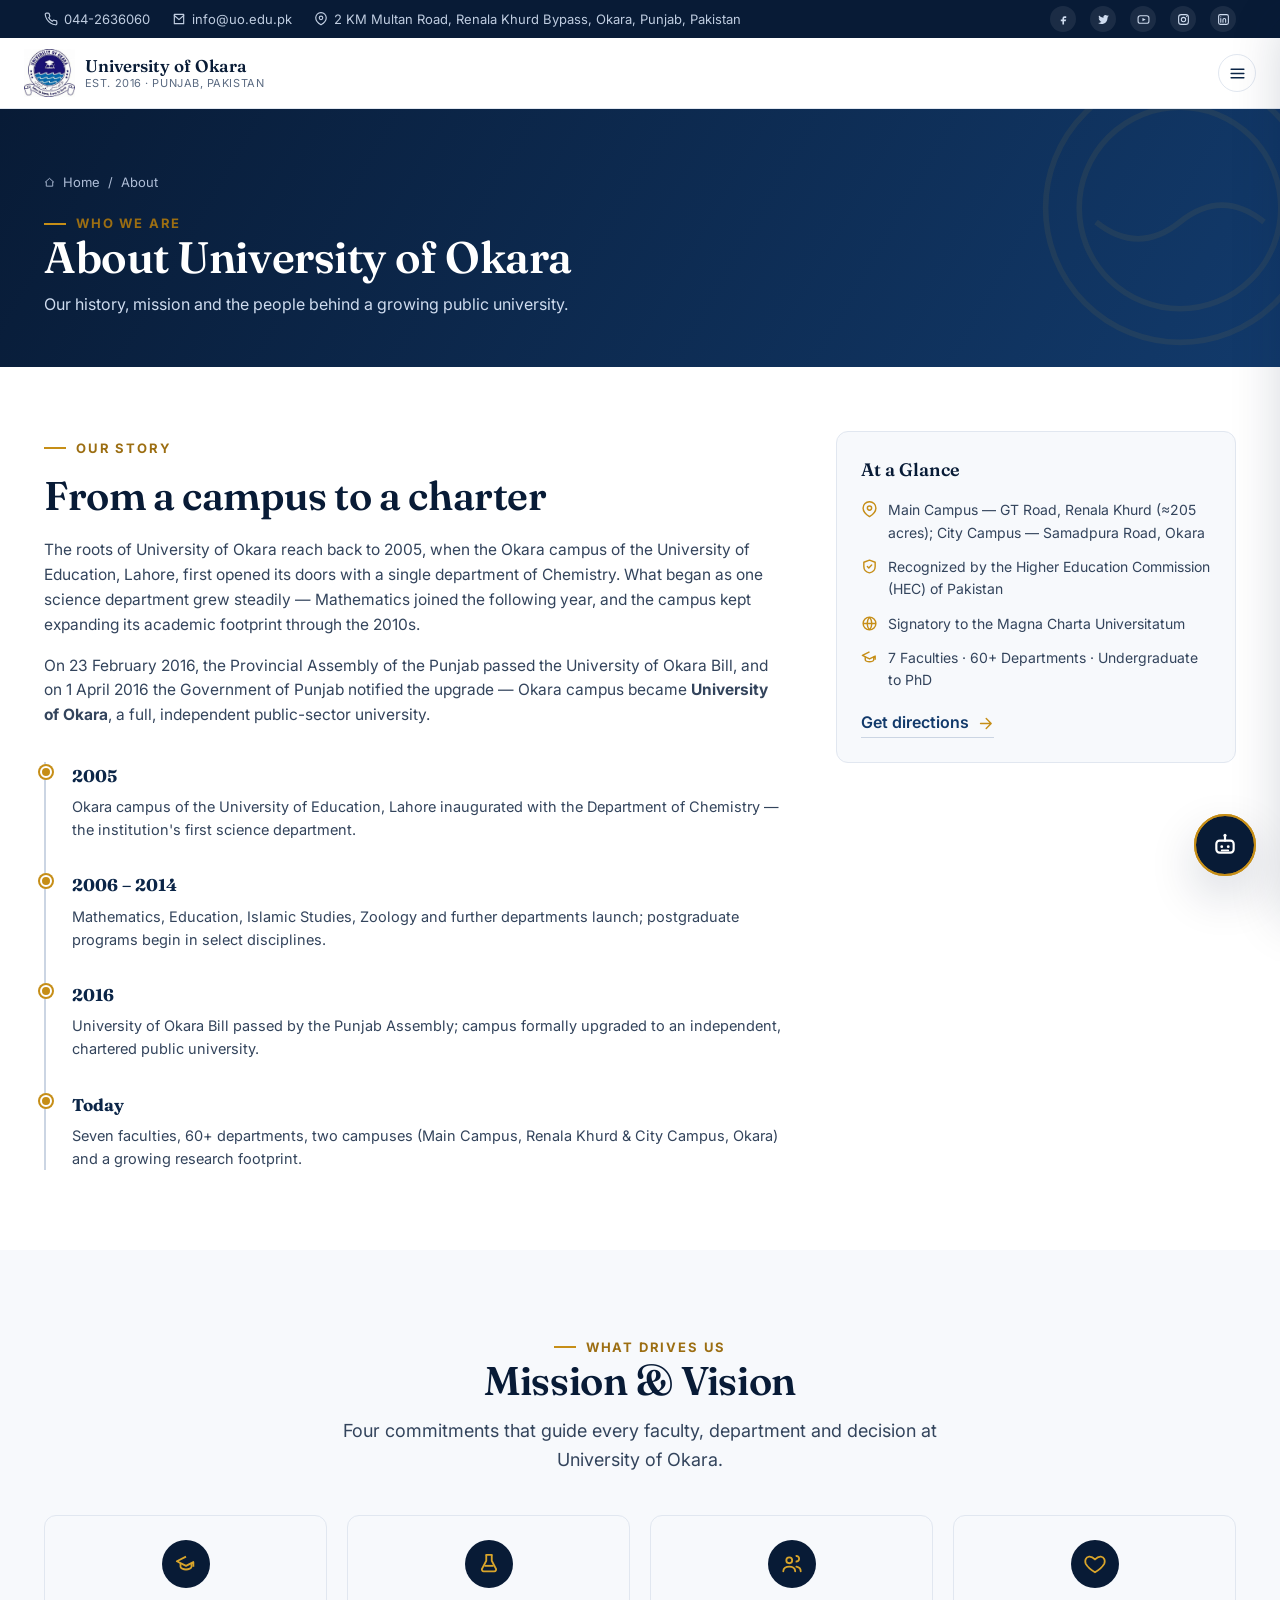
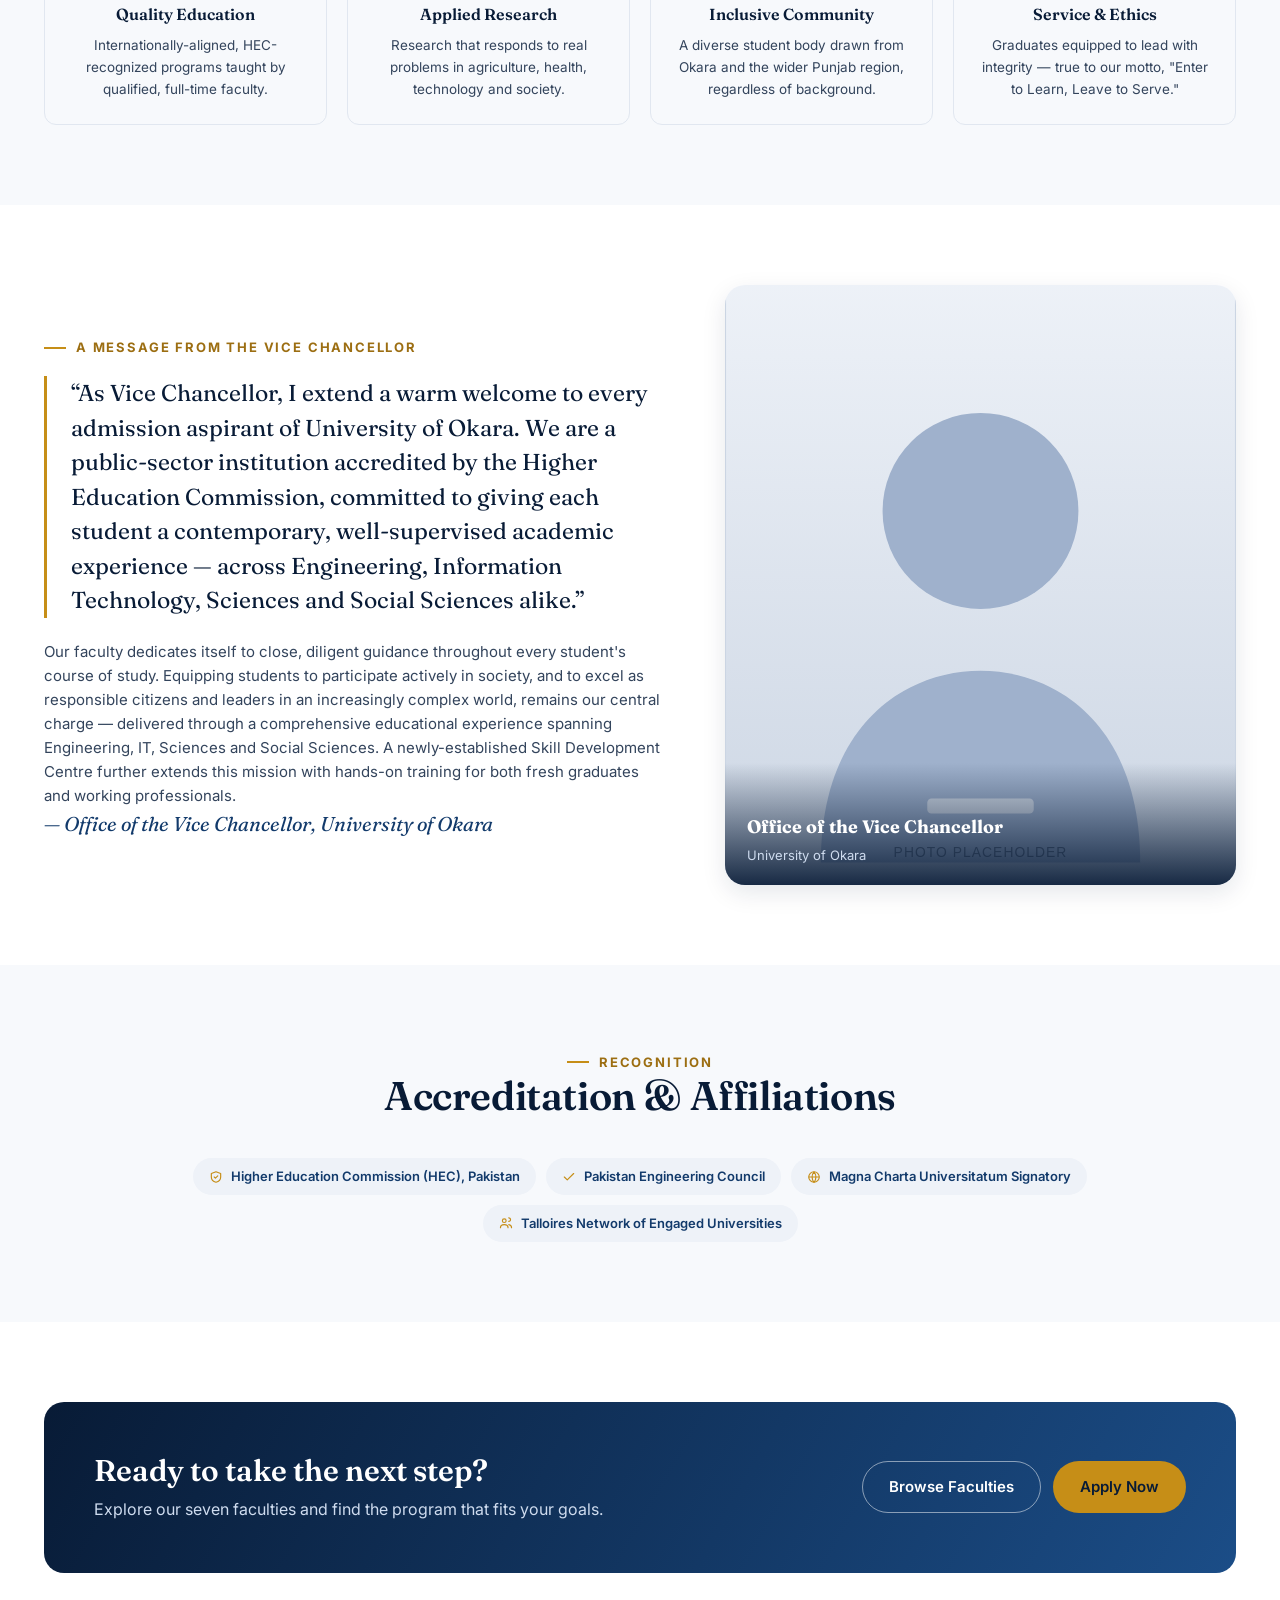
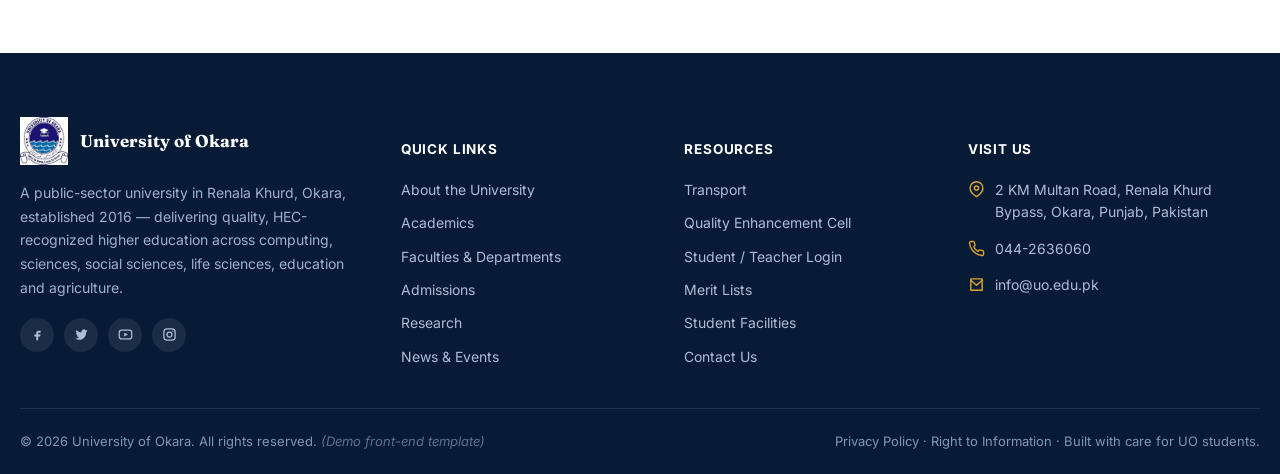
<file: about.html>
<!DOCTYPE html>
<html lang="en">
<head>
<meta charset="UTF-8">
  <meta name="viewport" content="width=device-width, initial-scale=1.0">
  <title>About Us | University of Okara</title>
  <meta name="description" content="Learn the history, mission, vision and Vice Chancellor’s message for University of Okara, established 2016 in Renala Khurd, Punjab.">
  <meta name="keywords" content="about University of Okara, UO history, UO mission vision, Vice Chancellor Okara">
  <link rel="canonical" href="https://www.uo-portal-example.edu.pk/about.html">
  <meta name="robots" content="index, follow">
  <meta name="theme-color" content="#0B2547">
  <!-- Open Graph -->
  <meta property="og:type" content="website">
  <meta property="og:title" content="About Us | University of Okara">
  <meta property="og:description" content="Learn the history, mission, vision and Vice Chancellor’s message for University of Okara, established 2016 in Renala Khurd, Punjab.">
  <meta property="og:url" content="https://www.uo-portal-example.edu.pk/about.html">
  <meta property="og:site_name" content="University of Okara">
  <meta property="og:image" content="https://www.uo-portal-example.edu.pk/assets/images/og-cover.jpg">
  <meta property="og:locale" content="en_PK">
  <!-- Twitter -->
  <meta name="twitter:card" content="summary_large_image">
  <meta name="twitter:title" content="About Us | University of Okara">
  <meta name="twitter:description" content="Learn the history, mission, vision and Vice Chancellor’s message for University of Okara, established 2016 in Renala Khurd, Punjab.">
  <!-- Favicons -->
  <link rel="icon" type="image/png" sizes="32x32" href="assets/images/favicon-32.png">
  <link rel="apple-touch-icon" sizes="192x192" href="assets/images/favicon-192.png">
  <!-- Fonts -->
  <link rel="preconnect" href="https://fonts.googleapis.com">
  <link rel="preconnect" href="https://fonts.gstatic.com" crossorigin>
  <link href="https://fonts.googleapis.com/css2?family=Fraunces:opsz,wght@9..144,500;9..144,600;9..144,700&family=Inter:wght@400;500;600;700;800&display=swap" rel="stylesheet">
  <link rel="stylesheet" href="assets/css/style.css">
  <script type="application/ld+json">{"@context":"https://schema.org","@type":"CollegeOrUniversity","name":"University of Okara","alternateName":"UO","url":"https://www.uo-portal-example.edu.pk","logo":"https://www.uo-portal-example.edu.pk/assets/images/logo-crest.png","foundingDate":"2016","address":{"@type":"PostalAddress","streetAddress":"2 KM Multan Road, Renala Khurd Bypass, Okara, Punjab, Pakistan","addressLocality":"Okara","addressRegion":"Punjab","addressCountry":"PK"},"contactPoint":{"@type":"ContactPoint","telephone":"044-2636060","email":"info@uo.edu.pk","contactType":"admissions"},"sameAs":["https://www.facebook.com/okarauniversityofficial/"]}</script>
</head>
<body class="page-about">
<a class="skip-link" href="#main">Skip to main content</a>
  <div class="header-wrap">
    <div class="topbar">
    <div class="container">
      <div class="topbar-left">
        <a href="tel:+92442636060"><svg viewBox="0 0 24 24" fill="none" width="1em" height="1em"><path d="M22 16.92v3a2 2 0 0 1-2.18 2 19.79 19.79 0 0 1-8.63-3.07 19.5 19.5 0 0 1-6-6 19.79 19.79 0 0 1-3.07-8.67A2 2 0 0 1 4.11 2h3a2 2 0 0 1 2 1.72c.127.96.361 1.903.7 2.81a2 2 0 0 1-.45 2.11L8.09 9.91a16 16 0 0 0 6 6l1.27-1.27a2 2 0 0 1 2.11-.45c.907.339 1.85.573 2.81.7A2 2 0 0 1 22 16.92z" stroke="currentColor" stroke-width="2" stroke-linecap="round" stroke-linejoin="round"/></svg>044-2636060</a>
        <a href="mailto:info@uo.edu.pk"><svg viewBox="0 0 24 24" fill="none" width="1em" height="1em"><path d="M4 4h16v16H4V4z" stroke="currentColor" stroke-width="2" stroke-linejoin="round"/><path d="M4 6l8 7 8-7" stroke="currentColor" stroke-width="2" stroke-linecap="round" stroke-linejoin="round"/></svg>info@uo.edu.pk</a>
        <a href="contact.html"><svg viewBox="0 0 24 24" fill="none" width="1em" height="1em"><path d="M21 10c0 7-9 12-9 12s-9-5-9-12a9 9 0 1 1 18 0z" stroke="currentColor" stroke-width="2" stroke-linejoin="round"/><circle cx="12" cy="10" r="3" stroke="currentColor" stroke-width="2"/></svg>2 KM Multan Road, Renala Khurd Bypass, Okara, Punjab, Pakistan</a>
      </div>
      <div class="topbar-right">
        <a href="https://www.facebook.com/okarauniversityofficial/" aria-label="Facebook" target="_blank" rel="noopener"><svg viewBox="0 0 24 24" fill="none" width="1em" height="1em"><path d="M14 9h3V6h-3a4 4 0 0 0-4 4v2H7v3h3v6h3v-6h3l1-3h-4v-2a1 1 0 0 1 1-1z" fill="currentColor"/></svg></a>
        <a href="#" aria-label="Twitter / X"><svg viewBox="0 0 24 24" fill="none" width="1em" height="1em"><path d="M22 5.9c-.8.35-1.6.6-2.5.7.9-.55 1.6-1.4 1.9-2.4-.85.5-1.8.85-2.8 1a3.9 3.9 0 0 0-6.7 3.6A11 11 0 0 1 3.7 4.7a4 4 0 0 0 1.2 5.3 4 4 0 0 1-1.8-.5 4 4 0 0 0 3.1 3.9 4 4 0 0 1-1.8.07 4 4 0 0 0 3.7 2.8A11 11 0 0 1 2 18.6a11.2 11.2 0 0 0 6.1 1.8c7.3 0 11.3-6.1 11.3-11.4v-.5c.8-.6 1.4-1.3 1.9-2.1z" fill="currentColor"/></svg></a>
        <a href="#" aria-label="YouTube"><svg viewBox="0 0 24 24" fill="none" width="1em" height="1em"><rect x="2" y="5" width="20" height="14" rx="4" stroke="currentColor" stroke-width="2"/><path d="M10 9l6 3-6 3z" fill="currentColor"/></svg></a>
        <a href="#" aria-label="Instagram"><svg viewBox="0 0 24 24" fill="none" width="1em" height="1em"><rect x="3" y="3" width="18" height="18" rx="5" stroke="currentColor" stroke-width="2"/><circle cx="12" cy="12" r="4" stroke="currentColor" stroke-width="2"/><circle cx="17.5" cy="6.5" r="1" fill="currentColor"/></svg></a>
        <a href="#" aria-label="LinkedIn"><svg viewBox="0 0 24 24" fill="none" width="1em" height="1em"><rect x="3" y="3" width="18" height="18" rx="3" stroke="currentColor" stroke-width="2"/><path d="M7 10v7M7 7v.01M11 17v-4.5a2.5 2.5 0 0 1 5 0V17" stroke="currentColor" stroke-width="2" stroke-linecap="round"/></svg></a>
      </div>
    </div>
  </div>
    <header class="site-header">
      <div class="container">
        <a class="brand" href="index.html" aria-label="University of Okara home">
          <img src="assets/images/logo-crest.png" alt="University of Okara official crest logo" width="48" height="46">
          <span class="brand-text"><strong>University of Okara</strong><span>Est. 2016 · Punjab, Pakistan</span></span>
        </a>
        <nav class="main-nav" aria-label="Primary">
          <ul>
            <li><a class="nav-link" href="index.html" >Home</a></li>
          <li>
      <a class="nav-link" href="about.html" aria-current="page">About <svg viewBox="0 0 24 24" fill="none" width="1em" height="1em"><path d="M6 9l6 6 6-6" stroke="currentColor" stroke-width="2" stroke-linecap="round" stroke-linejoin="round"/></svg></a>
      <div class="dropdown">
        <a href="about.html#story">Our Story</a>
        <a href="about.html#vc-message">Vice Chancellor's Message</a>
        <a href="about.html#mission">Mission & Vision</a>
      </div>
    </li>
          <li>
      <a class="nav-link" href="academics.html" >Academics <svg viewBox="0 0 24 24" fill="none" width="1em" height="1em"><path d="M6 9l6 6 6-6" stroke="currentColor" stroke-width="2" stroke-linecap="round" stroke-linejoin="round"/></svg></a>
      <div class="dropdown">
        <a href="academics.html#undergraduate">Undergraduate</a>
        <a href="academics.html#postgraduate">Postgraduate</a>
        <a href="academics.html#skill-training">Skill Training</a>
      </div>
    </li>
          <li>
      <a class="nav-link" href="faculties.html" >Faculties <svg viewBox="0 0 24 24" fill="none" width="1em" height="1em"><path d="M6 9l6 6 6-6" stroke="currentColor" stroke-width="2" stroke-linecap="round" stroke-linejoin="round"/></svg></a>
      <div class="mega">
        <div class="mega-col">
          <h5>Faculty of Computing</h5>
          <a href="faculties.html#department-of-computer-science">Department of Computer Science</a>
          <a href="faculties.html#department-of-software-engineering">Department of Software Engineering</a>
          <a href="faculties.html#department-of-information-technology">Department of Information Technology</a>
          <a href="faculties.html#department-of-data-science">Department of Data Science</a>
          <a href="faculties.html#faculty-of-computing" style="font-weight:700;color:#9C6E12;">View faculty →</a>
        </div>
        <div class="mega-col">
          <h5>Faculty of Management and Social Sciences</h5>
          <a href="faculties.html#institute-of-social-and-cultural-studies">Institute of Social and Cultural Studies</a>
          <a href="faculties.html#department-of-sociology">Department of Sociology</a>
          <a href="faculties.html#department-of-media-and-communication-studies">Department of Media & Communication Studies</a>
          <a href="faculties.html#school-of-law">School of Law</a>
          <a href="faculties.html#centre-for-english-language-and-learning">Centre for English Language and Learning</a>
          <a href="faculties.html#department-of-fine-arts">Department of Fine Arts</a>
          <a href="faculties.html#faculty-of-management-and-social-sciences" style="font-weight:700;color:#9C6E12;">+ 13 more →</a>
        </div>
        <div class="mega-col">
          <h5>Faculty of Sciences</h5>
          <a href="faculties.html#department-of-chemistry">Department of Chemistry</a>
          <a href="faculties.html#department-of-physics">Department of Physics</a>
          <a href="faculties.html#department-of-mathematics">Department of Mathematics</a>
          <a href="faculties.html#department-of-statistics">Department of Statistics</a>
          <a href="faculties.html#centre-for-nanosciences">Centre for Nanosciences</a>
          <a href="faculties.html#faculty-of-sciences" style="font-weight:700;color:#9C6E12;">View faculty →</a>
        </div>
        <div class="mega-col">
          <h5>Faculty of Life Sciences</h5>
          <a href="faculties.html#institute-of-pure-and-applied-zoology">Institute of Pure & Applied Zoology</a>
          <a href="faculties.html#department-of-biochemistry">Department of Biochemistry</a>
          <a href="faculties.html#department-of-biology">Department of Biology</a>
          <a href="faculties.html#department-of-molecular-biology">Department of Molecular Biology</a>
          <a href="faculties.html#department-of-zoology">Department of Zoology</a>
          <a href="faculties.html#department-of-fisheries-and-aquaculture">Department of Fisheries and Aquaculture</a>
          <a href="faculties.html#faculty-of-life-sciences" style="font-weight:700;color:#9C6E12;">+ 10 more →</a>
        </div>
        <div class="mega-col">
          <h5>Faculty of Health Sciences</h5>
          <a href="faculties.html#department-of-psychology">Department of Psychology</a>
          <a href="faculties.html#department-of-public-health">Department of Public Health</a>
          <a href="faculties.html#department-of-sports-sciences-and-physical-education">Department of Sports Sciences and Physical Education</a>
          <a href="faculties.html#faculty-of-health-sciences" style="font-weight:700;color:#9C6E12;">View faculty →</a>
        </div>
        <div class="mega-col">
          <h5>Faculty of Education</h5>
          <a href="faculties.html#department-of-science-education">Department of Science Education</a>
          <a href="faculties.html#department-of-teacher-education">Department of Teacher Education</a>
          <a href="faculties.html#department-of-educational-research-and-assessment">Department of Educational Research & Assessment</a>
          <a href="faculties.html#department-of-special-education">Department of Special Education</a>
          <a href="faculties.html#centre-of-skill-development">Centre of Skill Development</a>
          <a href="faculties.html#department-of-educational-studies">Department of Educational Studies</a>
          <a href="faculties.html#faculty-of-education" style="font-weight:700;color:#9C6E12;">+ 2 more →</a>
        </div>
        <div class="mega-col">
          <h5>Faculty of Environmental and Agricultural Sciences</h5>
          <a href="faculties.html#department-of-environmental-sciences">Department of Environmental Sciences</a>
          <a href="faculties.html#department-of-agricultural-sciences">Department of Agricultural Sciences</a>
          <a href="faculties.html#department-of-sustainability">Department of Sustainability</a>
          <a href="faculties.html#faculty-of-environmental-and-agricultural-sciences" style="font-weight:700;color:#9C6E12;">View faculty →</a>
        </div>
      </div>
    </li>
          <li>
      <a class="nav-link" href="admissions.html" >Admissions <svg viewBox="0 0 24 24" fill="none" width="1em" height="1em"><path d="M6 9l6 6 6-6" stroke="currentColor" stroke-width="2" stroke-linecap="round" stroke-linejoin="round"/></svg></a>
      <div class="dropdown">
        <a href="admissions.html#admission-ads">Admission Ads</a>
        <a href="admissions.html#apply-online">Apply Online</a>
        <a href="admissions.html#merit-list">Merit List</a>
      </div>
    </li>
          <li><a class="nav-link" href="research.html" >Research</a></li>
          <li><a class="nav-link" href="transport.html" >Transport</a></li>
          <li><a class="nav-link" href="qec.html" >QEC</a></li>
          <li>
      <a class="nav-link" href="news.html" >News <svg viewBox="0 0 24 24" fill="none" width="1em" height="1em"><path d="M6 9l6 6 6-6" stroke="currentColor" stroke-width="2" stroke-linecap="round" stroke-linejoin="round"/></svg></a>
      <div class="dropdown">
        <a href="news.html#news">News</a>
        <a href="news.html#events">Events</a>
        <a href="news.html#achievements">Achievements</a>
        <a href="news.html#facilities">Student Facilities</a>
      </div>
    </li>
          <li><a class="nav-link" href="contact.html" >Contact</a></li>
          </ul>
        </nav>
        <div class="head-actions">
          <div class="login-quick">
          <button class="login-btn" aria-label="Login menu"><svg viewBox="0 0 24 24" fill="none" width="1em" height="1em"><circle cx="12" cy="8" r="4" stroke="currentColor" stroke-width="2"/><path d="M4 21c0-4 4-6 8-6s8 2 8 6" stroke="currentColor" stroke-width="2" stroke-linecap="round"/></svg><span>Login</span><svg viewBox="0 0 24 24" fill="none" width="1em" height="1em"><path d="M6 9l6 6 6-6" stroke="currentColor" stroke-width="2" stroke-linecap="round" stroke-linejoin="round"/></svg></button>
          <div class="dropdown" style="right:0;left:auto;">
            <a href="login.html#student">Student / Parent Login</a>
            <a href="login.html#teacher">Teacher Login</a>
            <a href="login.html#admin">Administration Login</a>
            <a href="login.html#vc">VC Login</a>
          </div>
        </div>
          <a href="admissions.html#apply-online" class="btn btn-gold btn-sm">Apply Now</a>
          <button class="menu-toggle" aria-label="Open menu"><svg viewBox="0 0 24 24" fill="none" width="1em" height="1em"><path d="M3 6h18M3 12h18M3 18h18" stroke="currentColor" stroke-width="2" stroke-linecap="round"/></svg></button>
        </div>
      </div>
    </header>
  </div>
  <div class="drawer-backdrop"></div>
  <aside class="mobile-drawer" aria-label="Mobile navigation">
    <div class="drawer-head">
      <a class="brand" href="index.html"><img src="assets/images/logo-crest.png" alt="University of Okara crest" width="40" height="38"><span class="brand-text"><strong style="font-size:15px;">University of Okara</strong></span></a>
      <button class="drawer-close" aria-label="Close menu"><svg viewBox="0 0 24 24" fill="none" width="1em" height="1em"><path d="M6 6l12 12M18 6L6 18" stroke="currentColor" stroke-width="2" stroke-linecap="round"/></svg></button>
    </div>
    <nav class="drawer-nav">
      <a class="nav-link" href="index.html">Home</a>
      <details>
        <summary>About <svg viewBox="0 0 24 24" fill="none" width="1em" height="1em"><path d="M6 9l6 6 6-6" stroke="currentColor" stroke-width="2" stroke-linecap="round" stroke-linejoin="round"/></svg></summary>
        <div class="drawer-sub">
          <a href="about.html#story">Our Story</a>
          <a href="about.html#vc-message">Vice Chancellor's Message</a>
          <a href="about.html#mission">Mission & Vision</a>
        </div>
      </details>
      <details>
        <summary>Academics <svg viewBox="0 0 24 24" fill="none" width="1em" height="1em"><path d="M6 9l6 6 6-6" stroke="currentColor" stroke-width="2" stroke-linecap="round" stroke-linejoin="round"/></svg></summary>
        <div class="drawer-sub">
          <a href="academics.html#undergraduate">Undergraduate</a>
          <a href="academics.html#postgraduate">Postgraduate</a>
          <a href="academics.html#skill-training">Skill Training</a>
        </div>
      </details>
      <details>
        <summary>Faculties <svg viewBox="0 0 24 24" fill="none" width="1em" height="1em"><path d="M6 9l6 6 6-6" stroke="currentColor" stroke-width="2" stroke-linecap="round" stroke-linejoin="round"/></svg></summary>
        <div class="drawer-sub">
          <a href="faculties.html#faculty-of-computing">Faculty of Computing</a>
          <a href="faculties.html#faculty-of-management-and-social-sciences">Faculty of Management and Social Sciences</a>
          <a href="faculties.html#faculty-of-sciences">Faculty of Sciences</a>
          <a href="faculties.html#faculty-of-life-sciences">Faculty of Life Sciences</a>
          <a href="faculties.html#faculty-of-health-sciences">Faculty of Health Sciences</a>
          <a href="faculties.html#faculty-of-education">Faculty of Education</a>
          <a href="faculties.html#faculty-of-environmental-and-agricultural-sciences">Faculty of Environmental and Agricultural Sciences</a>
        </div>
      </details>
      <details>
        <summary>Admissions <svg viewBox="0 0 24 24" fill="none" width="1em" height="1em"><path d="M6 9l6 6 6-6" stroke="currentColor" stroke-width="2" stroke-linecap="round" stroke-linejoin="round"/></svg></summary>
        <div class="drawer-sub">
          <a href="admissions.html#admission-ads">Admission Ads</a>
          <a href="admissions.html#apply-online">Apply Online</a>
          <a href="admissions.html#merit-list">Merit List</a>
        </div>
      </details>
      <a class="nav-link" href="research.html">Research</a>
      <a class="nav-link" href="transport.html">Transport</a>
      <a class="nav-link" href="qec.html">QEC</a>
      <details>
        <summary>News <svg viewBox="0 0 24 24" fill="none" width="1em" height="1em"><path d="M6 9l6 6 6-6" stroke="currentColor" stroke-width="2" stroke-linecap="round" stroke-linejoin="round"/></svg></summary>
        <div class="drawer-sub">
          <a href="news.html#news">News</a>
          <a href="news.html#events">Events</a>
          <a href="news.html#achievements">Achievements</a>
          <a href="news.html#facilities">Student Facilities</a>
        </div>
      </details>
      <a class="nav-link" href="contact.html">Contact</a>
      <details>
        <summary>Login <svg viewBox="0 0 24 24" fill="none" width="1em" height="1em"><path d="M6 9l6 6 6-6" stroke="currentColor" stroke-width="2" stroke-linecap="round" stroke-linejoin="round"/></svg></summary>
        <div class="drawer-sub">
          <a href="login.html#student">Student / Parent Login</a>
          <a href="login.html#teacher">Teacher Login</a>
          <a href="login.html#admin">Administration Login</a>
          <a href="login.html#vc">VC Login</a>
        </div>
      </details>
    </nav>
    <div class="drawer-cta">
      <a href="admissions.html#apply-online" class="btn btn-gold btn-block">Apply Now</a>
    </div>
  </aside>
<main id="main">
<section class="page-hero">
    <svg class="seal-wm" viewBox="0 0 100 100" fill="none"><circle cx="50" cy="50" r="48" stroke="#D9A52B" stroke-width="2"/><circle cx="50" cy="50" r="36" stroke="#D9A52B" stroke-width="2"/><path d="M20 55c10 8 20 8 30 0s20-8 30 0" stroke="#D9A52B" stroke-width="2"/></svg>
    <div class="container">
      <div class="breadcrumb"><svg viewBox="0 0 24 24" fill="none" width="1em" height="1em"><path d="M3 11l9-8 9 8" stroke="currentColor" stroke-width="2" stroke-linecap="round" stroke-linejoin="round"/><path d="M5 10v10h14V10" stroke="currentColor" stroke-width="2" stroke-linejoin="round"/></svg><a href="index.html">Home</a> <span>/</span> <span>About</span></div>
      <span class="eyebrow">Who We Are</span>
      <h1>About University of Okara</h1>
      <p>Our history, mission and the people behind a growing public university.</p>
    </div>
  </section>
  <section class="section" id="story" style="padding-top:64px;">
    <div class="container two-col">
      <div>
        <span class="eyebrow">Our Story</span>
        <h2 style="margin-top:14px;">From a campus to a charter</h2>
        <div class="prose" style="margin-top:20px;">
          <p>The roots of University of Okara reach back to 2005, when the Okara campus of the University of Education, Lahore, first opened its doors with a single department of Chemistry. What began as one science department grew steadily — Mathematics joined the following year, and the campus kept expanding its academic footprint through the 2010s.</p>
          <p>On 23 February 2016, the Provincial Assembly of the Punjab passed the University of Okara Bill, and on 1 April 2016 the Government of Punjab notified the upgrade — Okara campus became <strong>University of Okara</strong>, a full, independent public-sector university.</p>
        </div>
        <div class="timeline" style="margin-top:34px;">
          <div class="t-item"><strong>2005</strong><p>Okara campus of the University of Education, Lahore inaugurated with the Department of Chemistry — the institution's first science department.</p></div>
          <div class="t-item"><strong>2006 – 2014</strong><p>Mathematics, Education, Islamic Studies, Zoology and further departments launch; postgraduate programs begin in select disciplines.</p></div>
          <div class="t-item"><strong>2016</strong><p>University of Okara Bill passed by the Punjab Assembly; campus formally upgraded to an independent, chartered public university.</p></div>
          <div class="t-item"><strong>Today</strong><p>Seven faculties, 60+ departments, two campuses (Main Campus, Renala Khurd &amp; City Campus, Okara) and a growing research footprint.</p></div>
        </div>
      </div>
      <aside class="info-box" style="align-self:start;">
        <h4>At a Glance</h4>
        <ul>
          <li><svg viewBox="0 0 24 24" fill="none" width="1em" height="1em"><path d="M21 10c0 7-9 12-9 12s-9-5-9-12a9 9 0 1 1 18 0z" stroke="currentColor" stroke-width="2" stroke-linejoin="round"/><circle cx="12" cy="10" r="3" stroke="currentColor" stroke-width="2"/></svg> Main Campus — GT Road, Renala Khurd (≈205 acres); City Campus — Samadpura Road, Okara</li>
          <li><svg viewBox="0 0 24 24" fill="none" width="1em" height="1em"><path d="M12 3l8 3v6c0 5-3.5 8-8 9-4.5-1-8-4-8-9V6l8-3z" stroke="currentColor" stroke-width="2" stroke-linejoin="round"/><path d="M9 12l2 2 4-4" stroke="currentColor" stroke-width="2" stroke-linecap="round" stroke-linejoin="round"/></svg> Recognized by the Higher Education Commission (HEC) of Pakistan</li>
          <li><svg viewBox="0 0 24 24" fill="none" width="1em" height="1em"><circle cx="12" cy="12" r="9" stroke="currentColor" stroke-width="2"/><path d="M3 12h18M12 3a14 14 0 0 1 0 18M12 3a14 14 0 0 0 0 18" stroke="currentColor" stroke-width="2"/></svg> Signatory to the Magna Charta Universitatum</li>
          <li><svg viewBox="0 0 24 24" fill="none" width="1em" height="1em"><path d="M12 4 2 9l10 5 8-4.1V15" stroke="currentColor" stroke-width="2" stroke-linejoin="round"/><path d="M6 11v4c0 1.5 3 3 6 3s6-1.5 6-3v-4" stroke="currentColor" stroke-width="2" stroke-linejoin="round"/></svg> 7 Faculties · 60+ Departments · Undergraduate to PhD</li>
        </ul>
        <a href="contact.html" class="link-arrow" style="margin-top:18px;">Get directions <svg viewBox="0 0 24 24" fill="none" width="1em" height="1em"><path d="M5 12h14M13 5l7 7-7 7" stroke="currentColor" stroke-width="2" stroke-linecap="round" stroke-linejoin="round"/></svg></a>
      </aside>
    </div>
  </section>

  <section class="section alt" id="mission">
    <div class="container">
      <div class="section-head center">
        <span class="eyebrow" style="justify-content:center">What Drives Us</span>
        <h2>Mission &amp; Vision</h2>
        <p class="lede" style="margin-inline:auto;text-align:center;">Four commitments that guide every faculty, department and decision at University of Okara.</p>
      </div>
      <div class="value-grid">
        <div class="value-card"><div class="ic"><svg viewBox="0 0 24 24" fill="none" width="1em" height="1em"><path d="M12 4 2 9l10 5 8-4.1V15" stroke="currentColor" stroke-width="2" stroke-linejoin="round"/><path d="M6 11v4c0 1.5 3 3 6 3s6-1.5 6-3v-4" stroke="currentColor" stroke-width="2" stroke-linejoin="round"/></svg></div><h4>Quality Education</h4><p>Internationally-aligned, HEC-recognized programs taught by qualified, full-time faculty.</p></div>
        <div class="value-card"><div class="ic"><svg viewBox="0 0 24 24" fill="none" width="1em" height="1em"><path d="M9 2v6.5L4.5 17a2 2 0 0 0 1.8 3h11.4a2 2 0 0 0 1.8-3L15 8.5V2" stroke="currentColor" stroke-width="2" stroke-linejoin="round"/><path d="M7 14h10" stroke="currentColor" stroke-width="2"/><path d="M9 2h6" stroke="currentColor" stroke-width="2" stroke-linecap="round"/></svg></div><h4>Applied Research</h4><p>Research that responds to real problems in agriculture, health, technology and society.</p></div>
        <div class="value-card"><div class="ic"><svg viewBox="0 0 24 24" fill="none" width="1em" height="1em"><circle cx="9" cy="8" r="3.2" stroke="currentColor" stroke-width="2"/><path d="M2.5 20c0-3.3 3-5.2 6.5-5.2s6.5 1.9 6.5 5.2" stroke="currentColor" stroke-width="2" stroke-linecap="round"/><path d="M16 9.2a3 3 0 1 0 0-5.8" stroke="currentColor" stroke-width="2"/><path d="M21.5 20c0-2.8-2-4.6-4.7-5.1" stroke="currentColor" stroke-width="2" stroke-linecap="round"/></svg></div><h4>Inclusive Community</h4><p>A diverse student body drawn from Okara and the wider Punjab region, regardless of background.</p></div>
        <div class="value-card"><div class="ic"><svg viewBox="0 0 24 24" fill="none" width="1em" height="1em"><path d="M12 21s-7.5-4.6-10-9.2C.5 8 2 4.5 5.6 4 8 3.7 10 5 12 7c2-2 4-3.3 6.4-3 3.6.5 5.1 4 3.6 7.8C19.5 16.4 12 21 12 21z" stroke="currentColor" stroke-width="2" stroke-linejoin="round"/></svg></div><h4>Service &amp; Ethics</h4><p>Graduates equipped to lead with integrity — true to our motto, "Enter to Learn, Leave to Serve."</p></div>
      </div>
    </div>
  </section>

  <section class="section" id="vc-message">
    <div class="container vc-section">
      <div class="vc-text">
        <span class="eyebrow">A Message From The Vice Chancellor</span>
        <blockquote>&ldquo;As Vice Chancellor, I extend a warm welcome to every admission aspirant of University of Okara. We are a public-sector institution accredited by the Higher Education Commission, committed to giving each student a contemporary, well-supervised academic experience — across Engineering, Information Technology, Sciences and Social Sciences alike.&rdquo;</blockquote>
        <p style="color:var(--ink-700);font-size:15px;">Our faculty dedicates itself to close, diligent guidance throughout every student's course of study. Equipping students to participate actively in society, and to excel as responsible citizens and leaders in an increasingly complex world, remains our central charge — delivered through a comprehensive educational experience spanning Engineering, IT, Sciences and Social Sciences. A newly-established Skill Development Centre further extends this mission with hands-on training for both fresh graduates and working professionals.</p>
        <p class="vc-sig">— Office of the Vice Chancellor, University of Okara</p>
      </div>
      <div class="vc-photo">
        <img src="assets/images/vc-portrait.svg" alt="Portrait placeholder for the Vice Chancellor, University of Okara" width="480" height="600">
        <div class="vc-tag">
          <strong>Office of the Vice Chancellor</strong>
          <span>University of Okara</span>
        </div>
      </div>
    </div>
  </section>

  <section class="section alt">
    <div class="container">
      <div class="section-head center">
        <span class="eyebrow" style="justify-content:center">Recognition</span>
        <h2>Accreditation &amp; Affiliations</h2>
      </div>
      <div class="badge-row" style="justify-content:center;">
        <span class="pill"><svg viewBox="0 0 24 24" fill="none" width="1em" height="1em"><path d="M12 3l8 3v6c0 5-3.5 8-8 9-4.5-1-8-4-8-9V6l8-3z" stroke="currentColor" stroke-width="2" stroke-linejoin="round"/><path d="M9 12l2 2 4-4" stroke="currentColor" stroke-width="2" stroke-linecap="round" stroke-linejoin="round"/></svg> Higher Education Commission (HEC), Pakistan</span>
        <span class="pill"><svg viewBox="0 0 24 24" fill="none" width="1em" height="1em"><path d="M20 6L9 17l-5-5" stroke="currentColor" stroke-width="2" stroke-linecap="round" stroke-linejoin="round"/></svg> Pakistan Engineering Council</span>
        <span class="pill"><svg viewBox="0 0 24 24" fill="none" width="1em" height="1em"><circle cx="12" cy="12" r="9" stroke="currentColor" stroke-width="2"/><path d="M3 12h18M12 3a14 14 0 0 1 0 18M12 3a14 14 0 0 0 0 18" stroke="currentColor" stroke-width="2"/></svg> Magna Charta Universitatum Signatory</span>
        <span class="pill"><svg viewBox="0 0 24 24" fill="none" width="1em" height="1em"><circle cx="9" cy="8" r="3.2" stroke="currentColor" stroke-width="2"/><path d="M2.5 20c0-3.3 3-5.2 6.5-5.2s6.5 1.9 6.5 5.2" stroke="currentColor" stroke-width="2" stroke-linecap="round"/><path d="M16 9.2a3 3 0 1 0 0-5.8" stroke="currentColor" stroke-width="2"/><path d="M21.5 20c0-2.8-2-4.6-4.7-5.1" stroke="currentColor" stroke-width="2" stroke-linecap="round"/></svg> Talloires Network of Engaged Universities</span>
      </div>
    </div>
  </section>

  <section class="section">
    <div class="container">
      <div class="cta-banner">
        <div>
          <h3>Ready to take the next step?</h3>
          <p>Explore our seven faculties and find the program that fits your goals.</p>
        </div>
        <div style="display:flex;gap:12px;flex-wrap:wrap;">
          <a href="faculties.html" class="btn btn-outline">Browse Faculties</a>
          <a href="admissions.html#apply-online" class="btn btn-gold">Apply Now</a>
        </div>
      </div>
    </div>
  </section>
  
</main>
<footer class="site-footer">
    <div class="container footer-top">
      <div>
        <div class="footer-brand">
          <img src="assets/images/logo-crest.png" alt="University of Okara crest" width="48" height="46">
          <strong>University of Okara</strong>
        </div>
        <p>A public-sector university in Renala Khurd, Okara, established 2016 — delivering quality, HEC-recognized higher education across computing, sciences, social sciences, life sciences, education and agriculture.</p>
        <div class="footer-social">
          <a href="https://www.facebook.com/okarauniversityofficial/" aria-label="Facebook" target="_blank" rel="noopener"><svg viewBox="0 0 24 24" fill="none" width="1em" height="1em"><path d="M14 9h3V6h-3a4 4 0 0 0-4 4v2H7v3h3v6h3v-6h3l1-3h-4v-2a1 1 0 0 1 1-1z" fill="currentColor"/></svg></a>
          <a href="#" aria-label="Twitter / X"><svg viewBox="0 0 24 24" fill="none" width="1em" height="1em"><path d="M22 5.9c-.8.35-1.6.6-2.5.7.9-.55 1.6-1.4 1.9-2.4-.85.5-1.8.85-2.8 1a3.9 3.9 0 0 0-6.7 3.6A11 11 0 0 1 3.7 4.7a4 4 0 0 0 1.2 5.3 4 4 0 0 1-1.8-.5 4 4 0 0 0 3.1 3.9 4 4 0 0 1-1.8.07 4 4 0 0 0 3.7 2.8A11 11 0 0 1 2 18.6a11.2 11.2 0 0 0 6.1 1.8c7.3 0 11.3-6.1 11.3-11.4v-.5c.8-.6 1.4-1.3 1.9-2.1z" fill="currentColor"/></svg></a>
          <a href="#" aria-label="YouTube"><svg viewBox="0 0 24 24" fill="none" width="1em" height="1em"><rect x="2" y="5" width="20" height="14" rx="4" stroke="currentColor" stroke-width="2"/><path d="M10 9l6 3-6 3z" fill="currentColor"/></svg></a>
          <a href="#" aria-label="Instagram"><svg viewBox="0 0 24 24" fill="none" width="1em" height="1em"><rect x="3" y="3" width="18" height="18" rx="5" stroke="currentColor" stroke-width="2"/><circle cx="12" cy="12" r="4" stroke="currentColor" stroke-width="2"/><circle cx="17.5" cy="6.5" r="1" fill="currentColor"/></svg></a>
        </div>
      </div>
      <div>
        <h5>Quick Links</h5>
        <div class="footer-links">
          <a href="about.html">About the University</a>
          <a href="academics.html">Academics</a>
          <a href="faculties.html">Faculties &amp; Departments</a>
          <a href="admissions.html">Admissions</a>
          <a href="research.html">Research</a>
          <a href="news.html">News &amp; Events</a>
        </div>
      </div>
      <div>
        <h5>Resources</h5>
        <div class="footer-links">
          <a href="transport.html">Transport</a>
          <a href="qec.html">Quality Enhancement Cell</a>
          <a href="login.html">Student / Teacher Login</a>
          <a href="admissions.html#merit-list">Merit Lists</a>
          <a href="news.html#facilities">Student Facilities</a>
          <a href="contact.html">Contact Us</a>
        </div>
      </div>
      <div>
        <h5>Visit Us</h5>
        <ul class="footer-contact">
          <li><svg viewBox="0 0 24 24" fill="none" width="1em" height="1em"><path d="M21 10c0 7-9 12-9 12s-9-5-9-12a9 9 0 1 1 18 0z" stroke="currentColor" stroke-width="2" stroke-linejoin="round"/><circle cx="12" cy="10" r="3" stroke="currentColor" stroke-width="2"/></svg><span>2 KM Multan Road, Renala Khurd Bypass, Okara, Punjab, Pakistan</span></li>
          <li><svg viewBox="0 0 24 24" fill="none" width="1em" height="1em"><path d="M22 16.92v3a2 2 0 0 1-2.18 2 19.79 19.79 0 0 1-8.63-3.07 19.5 19.5 0 0 1-6-6 19.79 19.79 0 0 1-3.07-8.67A2 2 0 0 1 4.11 2h3a2 2 0 0 1 2 1.72c.127.96.361 1.903.7 2.81a2 2 0 0 1-.45 2.11L8.09 9.91a16 16 0 0 0 6 6l1.27-1.27a2 2 0 0 1 2.11-.45c.907.339 1.85.573 2.81.7A2 2 0 0 1 22 16.92z" stroke="currentColor" stroke-width="2" stroke-linecap="round" stroke-linejoin="round"/></svg><span>044-2636060</span></li>
          <li><svg viewBox="0 0 24 24" fill="none" width="1em" height="1em"><path d="M4 4h16v16H4V4z" stroke="currentColor" stroke-width="2" stroke-linejoin="round"/><path d="M4 6l8 7 8-7" stroke="currentColor" stroke-width="2" stroke-linecap="round" stroke-linejoin="round"/></svg><span>info@uo.edu.pk</span></li>
        </ul>
      </div>
    </div>
    <div class="container footer-bottom">
      <span>© <span id="y"></span> University of Okara. All rights reserved. <em style="opacity:.7">(Demo front-end template)</em></span>
      <span><a href="#">Privacy Policy</a> · <a href="#">Right to Information</a> · Built with care for UO students.</span>
    </div>
  </footer>
  <script>document.getElementById('y') && (document.getElementById('y').textContent = new Date().getFullYear());</script>
<div class="modal-backdrop">
    <div class="modal-box">
      <button class="modal-close" aria-label="Close video"><svg viewBox="0 0 24 24" fill="none" width="1em" height="1em"><path d="M6 6l12 12M18 6L6 18" stroke="currentColor" stroke-width="2" stroke-linecap="round"/></svg></button>
      <div class="modal-body">
        <svg viewBox="0 0 24 24" fill="none" width="1em" height="1em"><path d="M8 5v14l11-7z" fill="currentColor"/></svg>
        <strong data-modal-title style="font-family:'Fraunces',serif;font-size:18px;color:#fff;"></strong>
        <span>Video placeholder — embed your YouTube / Vimeo ID here.</span>
      </div>
    </div>
  </div>
<button class="chatbot-launcher" aria-label="Open admissions chat assistant">
    <span class="pulse"></span>
    <svg viewBox="0 0 24 24" fill="none" width="1em" height="1em"><rect x="4" y="8" width="16" height="11" rx="3" stroke="currentColor" stroke-width="2"/><path d="M12 8V4" stroke="currentColor" stroke-width="2" stroke-linecap="round"/><circle cx="12" cy="3" r="1.4" fill="currentColor"/><circle cx="9" cy="13.5" r="1.3" fill="currentColor"/><circle cx="15" cy="13.5" r="1.3" fill="currentColor"/><path d="M9 17h6" stroke="currentColor" stroke-width="1.6" stroke-linecap="round"/></svg>
  </button>
  <div class="chatbot-panel" aria-hidden="true">
    <div class="chat-head">
      <div class="ic"><svg viewBox="0 0 24 24" fill="none" width="1em" height="1em"><rect x="4" y="8" width="16" height="11" rx="3" stroke="currentColor" stroke-width="2"/><path d="M12 8V4" stroke="currentColor" stroke-width="2" stroke-linecap="round"/><circle cx="12" cy="3" r="1.4" fill="currentColor"/><circle cx="9" cy="13.5" r="1.3" fill="currentColor"/><circle cx="15" cy="13.5" r="1.3" fill="currentColor"/><path d="M9 17h6" stroke="currentColor" stroke-width="1.6" stroke-linecap="round"/></svg></div>
      <div>
        <strong>UO Assist</strong>
        <span>Online · rule-based FAQ demo</span>
      </div>
      <button class="chat-close" aria-label="Close chat"><svg viewBox="0 0 24 24" fill="none" width="1em" height="1em"><path d="M6 6l12 12M18 6L6 18" stroke="currentColor" stroke-width="2" stroke-linecap="round"/></svg></button>
    </div>
    <div class="chat-body">
      <div class="msg bot">Assalam-o-Alaikum! 👋 I'm the UO Assist demo bot. Ask me about admissions, faculties, transport, hostels or contact info.</div>
    </div>
    <div class="chat-chips"></div>
    <form class="chat-input">
      <input type="text" placeholder="Type your question…" aria-label="Type your question">
      <button type="submit" aria-label="Send"><svg viewBox="0 0 24 24" fill="none" width="1em" height="1em"><path d="M22 2L11 13" stroke="currentColor" stroke-width="2" stroke-linecap="round" stroke-linejoin="round"/><path d="M22 2l-7 20-4-9-9-4 20-7z" stroke="currentColor" stroke-width="2" stroke-linejoin="round"/></svg></button>
    </form>
  </div>
  <button class="back-top" aria-label="Back to top"><svg viewBox="0 0 24 24" fill="none" width="1em" height="1em"><path d="M12 19V5M5 12l7-7 7 7" stroke="currentColor" stroke-width="2" stroke-linecap="round" stroke-linejoin="round"/></svg></button>
  <div class="toast"><span></span></div>
<script src="assets/js/chatbot-data.js" defer></script>
  <script src="assets/js/chatbot-widget.js" defer></script>
  <script src="assets/js/main.js" defer></script>
</body>
</html>
</file>
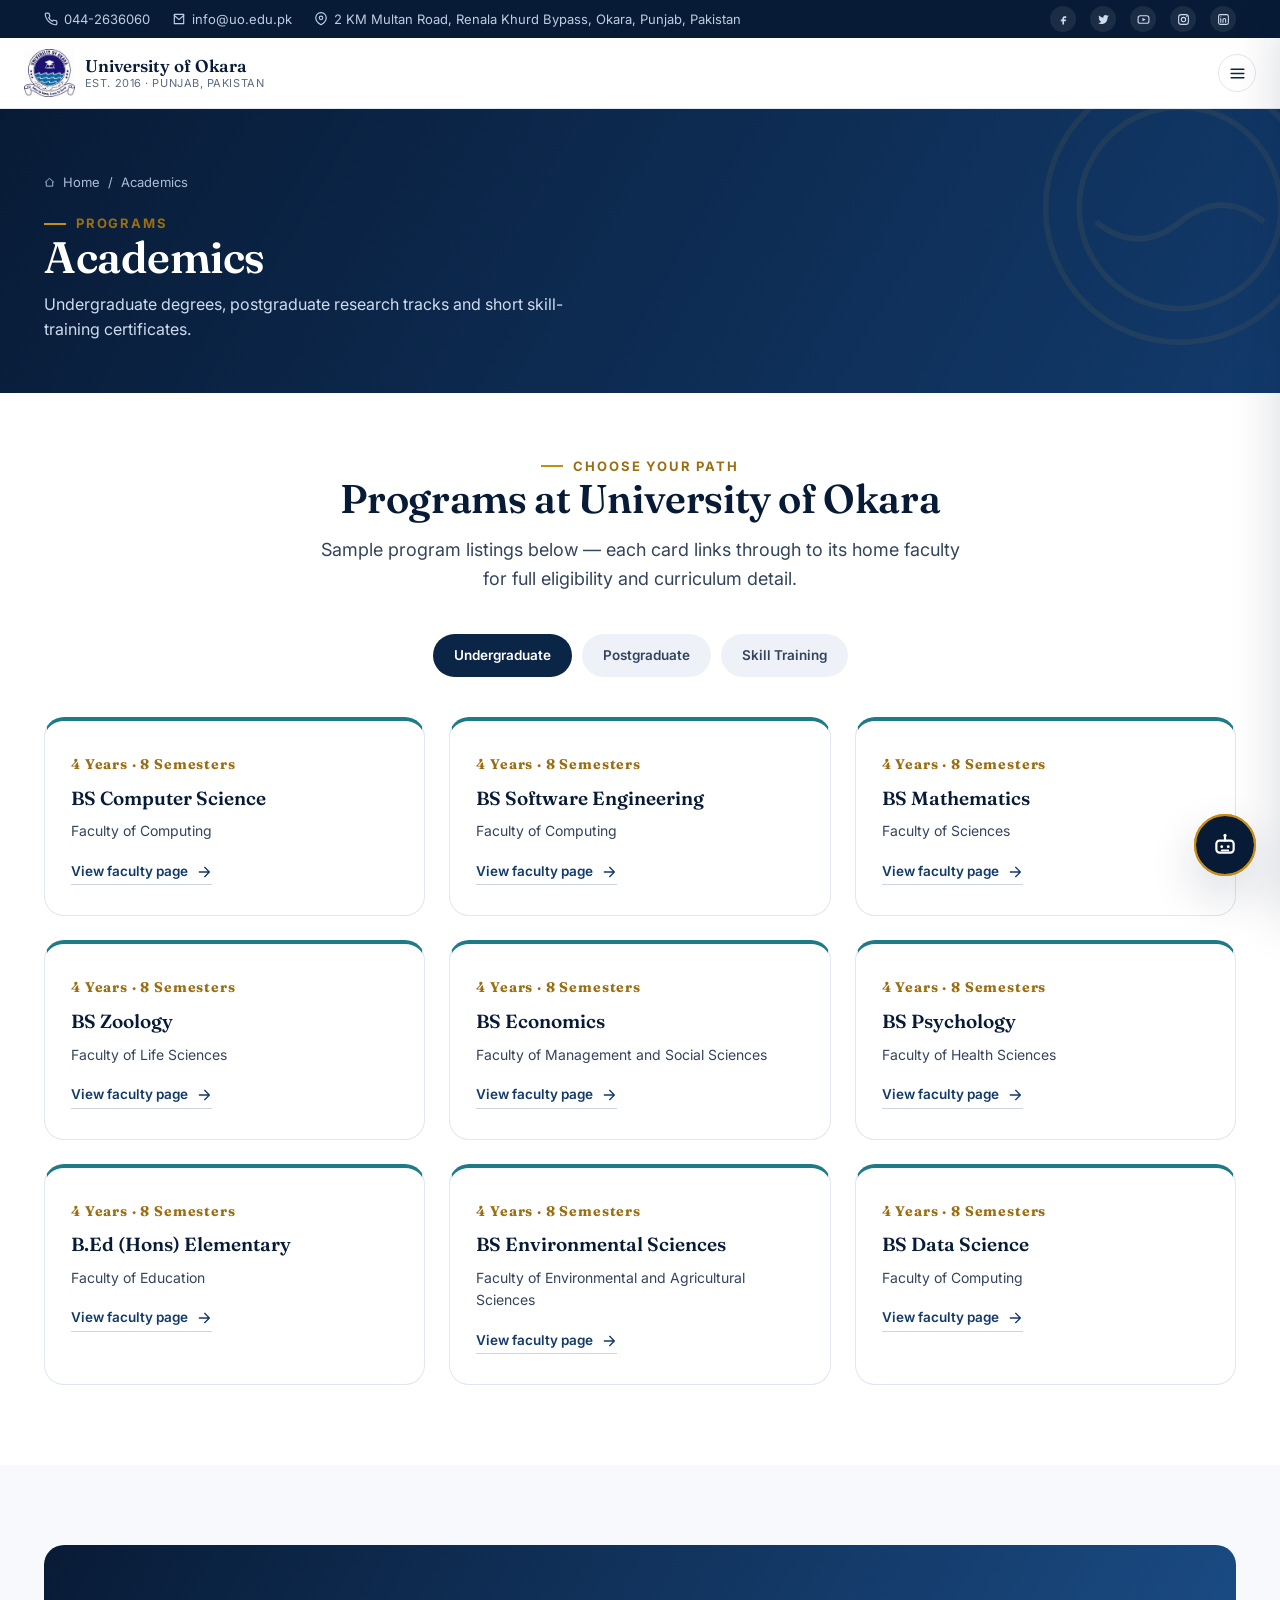
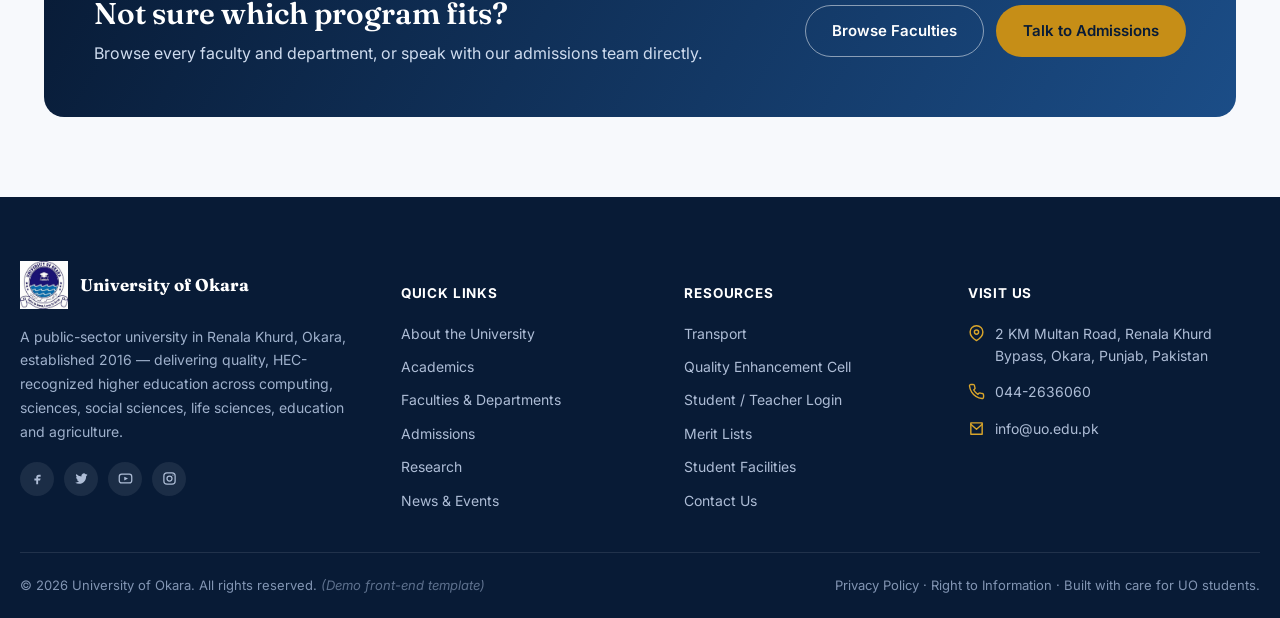
<file: academics.html>
<!DOCTYPE html>
<html lang="en">
<head>
<meta charset="UTF-8">
  <meta name="viewport" content="width=device-width, initial-scale=1.0">
  <title>Academics — Undergraduate, Postgraduate & Skill Training | University of Okara</title>
  <meta name="description" content="Explore undergraduate, postgraduate and skill-training programs offered across seven faculties at University of Okara.">
  <meta name="keywords" content="University of Okara programs, undergraduate Okara, postgraduate Okara, skill training Okara">
  <link rel="canonical" href="https://www.uo-portal-example.edu.pk/academics.html">
  <meta name="robots" content="index, follow">
  <meta name="theme-color" content="#0B2547">
  <!-- Open Graph -->
  <meta property="og:type" content="website">
  <meta property="og:title" content="Academics — Undergraduate, Postgraduate & Skill Training | University of Okara">
  <meta property="og:description" content="Explore undergraduate, postgraduate and skill-training programs offered across seven faculties at University of Okara.">
  <meta property="og:url" content="https://www.uo-portal-example.edu.pk/academics.html">
  <meta property="og:site_name" content="University of Okara">
  <meta property="og:image" content="https://www.uo-portal-example.edu.pk/assets/images/og-cover.jpg">
  <meta property="og:locale" content="en_PK">
  <!-- Twitter -->
  <meta name="twitter:card" content="summary_large_image">
  <meta name="twitter:title" content="Academics — Undergraduate, Postgraduate & Skill Training | University of Okara">
  <meta name="twitter:description" content="Explore undergraduate, postgraduate and skill-training programs offered across seven faculties at University of Okara.">
  <!-- Favicons -->
  <link rel="icon" type="image/png" sizes="32x32" href="assets/images/favicon-32.png">
  <link rel="apple-touch-icon" sizes="192x192" href="assets/images/favicon-192.png">
  <!-- Fonts -->
  <link rel="preconnect" href="https://fonts.googleapis.com">
  <link rel="preconnect" href="https://fonts.gstatic.com" crossorigin>
  <link href="https://fonts.googleapis.com/css2?family=Fraunces:opsz,wght@9..144,500;9..144,600;9..144,700&family=Inter:wght@400;500;600;700;800&display=swap" rel="stylesheet">
  <link rel="stylesheet" href="assets/css/style.css">
  <script type="application/ld+json">{"@context":"https://schema.org","@type":"CollegeOrUniversity","name":"University of Okara","alternateName":"UO","url":"https://www.uo-portal-example.edu.pk","logo":"https://www.uo-portal-example.edu.pk/assets/images/logo-crest.png","foundingDate":"2016","address":{"@type":"PostalAddress","streetAddress":"2 KM Multan Road, Renala Khurd Bypass, Okara, Punjab, Pakistan","addressLocality":"Okara","addressRegion":"Punjab","addressCountry":"PK"},"contactPoint":{"@type":"ContactPoint","telephone":"044-2636060","email":"info@uo.edu.pk","contactType":"admissions"},"sameAs":["https://www.facebook.com/okarauniversityofficial/"]}</script>
</head>
<body class="page-academics">
<a class="skip-link" href="#main">Skip to main content</a>
  <div class="header-wrap">
    <div class="topbar">
    <div class="container">
      <div class="topbar-left">
        <a href="tel:+92442636060"><svg viewBox="0 0 24 24" fill="none" width="1em" height="1em"><path d="M22 16.92v3a2 2 0 0 1-2.18 2 19.79 19.79 0 0 1-8.63-3.07 19.5 19.5 0 0 1-6-6 19.79 19.79 0 0 1-3.07-8.67A2 2 0 0 1 4.11 2h3a2 2 0 0 1 2 1.72c.127.96.361 1.903.7 2.81a2 2 0 0 1-.45 2.11L8.09 9.91a16 16 0 0 0 6 6l1.27-1.27a2 2 0 0 1 2.11-.45c.907.339 1.85.573 2.81.7A2 2 0 0 1 22 16.92z" stroke="currentColor" stroke-width="2" stroke-linecap="round" stroke-linejoin="round"/></svg>044-2636060</a>
        <a href="mailto:info@uo.edu.pk"><svg viewBox="0 0 24 24" fill="none" width="1em" height="1em"><path d="M4 4h16v16H4V4z" stroke="currentColor" stroke-width="2" stroke-linejoin="round"/><path d="M4 6l8 7 8-7" stroke="currentColor" stroke-width="2" stroke-linecap="round" stroke-linejoin="round"/></svg>info@uo.edu.pk</a>
        <a href="contact.html"><svg viewBox="0 0 24 24" fill="none" width="1em" height="1em"><path d="M21 10c0 7-9 12-9 12s-9-5-9-12a9 9 0 1 1 18 0z" stroke="currentColor" stroke-width="2" stroke-linejoin="round"/><circle cx="12" cy="10" r="3" stroke="currentColor" stroke-width="2"/></svg>2 KM Multan Road, Renala Khurd Bypass, Okara, Punjab, Pakistan</a>
      </div>
      <div class="topbar-right">
        <a href="https://www.facebook.com/okarauniversityofficial/" aria-label="Facebook" target="_blank" rel="noopener"><svg viewBox="0 0 24 24" fill="none" width="1em" height="1em"><path d="M14 9h3V6h-3a4 4 0 0 0-4 4v2H7v3h3v6h3v-6h3l1-3h-4v-2a1 1 0 0 1 1-1z" fill="currentColor"/></svg></a>
        <a href="#" aria-label="Twitter / X"><svg viewBox="0 0 24 24" fill="none" width="1em" height="1em"><path d="M22 5.9c-.8.35-1.6.6-2.5.7.9-.55 1.6-1.4 1.9-2.4-.85.5-1.8.85-2.8 1a3.9 3.9 0 0 0-6.7 3.6A11 11 0 0 1 3.7 4.7a4 4 0 0 0 1.2 5.3 4 4 0 0 1-1.8-.5 4 4 0 0 0 3.1 3.9 4 4 0 0 1-1.8.07 4 4 0 0 0 3.7 2.8A11 11 0 0 1 2 18.6a11.2 11.2 0 0 0 6.1 1.8c7.3 0 11.3-6.1 11.3-11.4v-.5c.8-.6 1.4-1.3 1.9-2.1z" fill="currentColor"/></svg></a>
        <a href="#" aria-label="YouTube"><svg viewBox="0 0 24 24" fill="none" width="1em" height="1em"><rect x="2" y="5" width="20" height="14" rx="4" stroke="currentColor" stroke-width="2"/><path d="M10 9l6 3-6 3z" fill="currentColor"/></svg></a>
        <a href="#" aria-label="Instagram"><svg viewBox="0 0 24 24" fill="none" width="1em" height="1em"><rect x="3" y="3" width="18" height="18" rx="5" stroke="currentColor" stroke-width="2"/><circle cx="12" cy="12" r="4" stroke="currentColor" stroke-width="2"/><circle cx="17.5" cy="6.5" r="1" fill="currentColor"/></svg></a>
        <a href="#" aria-label="LinkedIn"><svg viewBox="0 0 24 24" fill="none" width="1em" height="1em"><rect x="3" y="3" width="18" height="18" rx="3" stroke="currentColor" stroke-width="2"/><path d="M7 10v7M7 7v.01M11 17v-4.5a2.5 2.5 0 0 1 5 0V17" stroke="currentColor" stroke-width="2" stroke-linecap="round"/></svg></a>
      </div>
    </div>
  </div>
    <header class="site-header">
      <div class="container">
        <a class="brand" href="index.html" aria-label="University of Okara home">
          <img src="assets/images/logo-crest.png" alt="University of Okara official crest logo" width="48" height="46">
          <span class="brand-text"><strong>University of Okara</strong><span>Est. 2016 · Punjab, Pakistan</span></span>
        </a>
        <nav class="main-nav" aria-label="Primary">
          <ul>
            <li><a class="nav-link" href="index.html" >Home</a></li>
          <li>
      <a class="nav-link" href="about.html" >About <svg viewBox="0 0 24 24" fill="none" width="1em" height="1em"><path d="M6 9l6 6 6-6" stroke="currentColor" stroke-width="2" stroke-linecap="round" stroke-linejoin="round"/></svg></a>
      <div class="dropdown">
        <a href="about.html#story">Our Story</a>
        <a href="about.html#vc-message">Vice Chancellor's Message</a>
        <a href="about.html#mission">Mission & Vision</a>
      </div>
    </li>
          <li>
      <a class="nav-link" href="academics.html" aria-current="page">Academics <svg viewBox="0 0 24 24" fill="none" width="1em" height="1em"><path d="M6 9l6 6 6-6" stroke="currentColor" stroke-width="2" stroke-linecap="round" stroke-linejoin="round"/></svg></a>
      <div class="dropdown">
        <a href="academics.html#undergraduate">Undergraduate</a>
        <a href="academics.html#postgraduate">Postgraduate</a>
        <a href="academics.html#skill-training">Skill Training</a>
      </div>
    </li>
          <li>
      <a class="nav-link" href="faculties.html" >Faculties <svg viewBox="0 0 24 24" fill="none" width="1em" height="1em"><path d="M6 9l6 6 6-6" stroke="currentColor" stroke-width="2" stroke-linecap="round" stroke-linejoin="round"/></svg></a>
      <div class="mega">
        <div class="mega-col">
          <h5>Faculty of Computing</h5>
          <a href="faculties.html#department-of-computer-science">Department of Computer Science</a>
          <a href="faculties.html#department-of-software-engineering">Department of Software Engineering</a>
          <a href="faculties.html#department-of-information-technology">Department of Information Technology</a>
          <a href="faculties.html#department-of-data-science">Department of Data Science</a>
          <a href="faculties.html#faculty-of-computing" style="font-weight:700;color:#9C6E12;">View faculty →</a>
        </div>
        <div class="mega-col">
          <h5>Faculty of Management and Social Sciences</h5>
          <a href="faculties.html#institute-of-social-and-cultural-studies">Institute of Social and Cultural Studies</a>
          <a href="faculties.html#department-of-sociology">Department of Sociology</a>
          <a href="faculties.html#department-of-media-and-communication-studies">Department of Media & Communication Studies</a>
          <a href="faculties.html#school-of-law">School of Law</a>
          <a href="faculties.html#centre-for-english-language-and-learning">Centre for English Language and Learning</a>
          <a href="faculties.html#department-of-fine-arts">Department of Fine Arts</a>
          <a href="faculties.html#faculty-of-management-and-social-sciences" style="font-weight:700;color:#9C6E12;">+ 13 more →</a>
        </div>
        <div class="mega-col">
          <h5>Faculty of Sciences</h5>
          <a href="faculties.html#department-of-chemistry">Department of Chemistry</a>
          <a href="faculties.html#department-of-physics">Department of Physics</a>
          <a href="faculties.html#department-of-mathematics">Department of Mathematics</a>
          <a href="faculties.html#department-of-statistics">Department of Statistics</a>
          <a href="faculties.html#centre-for-nanosciences">Centre for Nanosciences</a>
          <a href="faculties.html#faculty-of-sciences" style="font-weight:700;color:#9C6E12;">View faculty →</a>
        </div>
        <div class="mega-col">
          <h5>Faculty of Life Sciences</h5>
          <a href="faculties.html#institute-of-pure-and-applied-zoology">Institute of Pure & Applied Zoology</a>
          <a href="faculties.html#department-of-biochemistry">Department of Biochemistry</a>
          <a href="faculties.html#department-of-biology">Department of Biology</a>
          <a href="faculties.html#department-of-molecular-biology">Department of Molecular Biology</a>
          <a href="faculties.html#department-of-zoology">Department of Zoology</a>
          <a href="faculties.html#department-of-fisheries-and-aquaculture">Department of Fisheries and Aquaculture</a>
          <a href="faculties.html#faculty-of-life-sciences" style="font-weight:700;color:#9C6E12;">+ 10 more →</a>
        </div>
        <div class="mega-col">
          <h5>Faculty of Health Sciences</h5>
          <a href="faculties.html#department-of-psychology">Department of Psychology</a>
          <a href="faculties.html#department-of-public-health">Department of Public Health</a>
          <a href="faculties.html#department-of-sports-sciences-and-physical-education">Department of Sports Sciences and Physical Education</a>
          <a href="faculties.html#faculty-of-health-sciences" style="font-weight:700;color:#9C6E12;">View faculty →</a>
        </div>
        <div class="mega-col">
          <h5>Faculty of Education</h5>
          <a href="faculties.html#department-of-science-education">Department of Science Education</a>
          <a href="faculties.html#department-of-teacher-education">Department of Teacher Education</a>
          <a href="faculties.html#department-of-educational-research-and-assessment">Department of Educational Research & Assessment</a>
          <a href="faculties.html#department-of-special-education">Department of Special Education</a>
          <a href="faculties.html#centre-of-skill-development">Centre of Skill Development</a>
          <a href="faculties.html#department-of-educational-studies">Department of Educational Studies</a>
          <a href="faculties.html#faculty-of-education" style="font-weight:700;color:#9C6E12;">+ 2 more →</a>
        </div>
        <div class="mega-col">
          <h5>Faculty of Environmental and Agricultural Sciences</h5>
          <a href="faculties.html#department-of-environmental-sciences">Department of Environmental Sciences</a>
          <a href="faculties.html#department-of-agricultural-sciences">Department of Agricultural Sciences</a>
          <a href="faculties.html#department-of-sustainability">Department of Sustainability</a>
          <a href="faculties.html#faculty-of-environmental-and-agricultural-sciences" style="font-weight:700;color:#9C6E12;">View faculty →</a>
        </div>
      </div>
    </li>
          <li>
      <a class="nav-link" href="admissions.html" >Admissions <svg viewBox="0 0 24 24" fill="none" width="1em" height="1em"><path d="M6 9l6 6 6-6" stroke="currentColor" stroke-width="2" stroke-linecap="round" stroke-linejoin="round"/></svg></a>
      <div class="dropdown">
        <a href="admissions.html#admission-ads">Admission Ads</a>
        <a href="admissions.html#apply-online">Apply Online</a>
        <a href="admissions.html#merit-list">Merit List</a>
      </div>
    </li>
          <li><a class="nav-link" href="research.html" >Research</a></li>
          <li><a class="nav-link" href="transport.html" >Transport</a></li>
          <li><a class="nav-link" href="qec.html" >QEC</a></li>
          <li>
      <a class="nav-link" href="news.html" >News <svg viewBox="0 0 24 24" fill="none" width="1em" height="1em"><path d="M6 9l6 6 6-6" stroke="currentColor" stroke-width="2" stroke-linecap="round" stroke-linejoin="round"/></svg></a>
      <div class="dropdown">
        <a href="news.html#news">News</a>
        <a href="news.html#events">Events</a>
        <a href="news.html#achievements">Achievements</a>
        <a href="news.html#facilities">Student Facilities</a>
      </div>
    </li>
          <li><a class="nav-link" href="contact.html" >Contact</a></li>
          </ul>
        </nav>
        <div class="head-actions">
          <div class="login-quick">
          <button class="login-btn" aria-label="Login menu"><svg viewBox="0 0 24 24" fill="none" width="1em" height="1em"><circle cx="12" cy="8" r="4" stroke="currentColor" stroke-width="2"/><path d="M4 21c0-4 4-6 8-6s8 2 8 6" stroke="currentColor" stroke-width="2" stroke-linecap="round"/></svg><span>Login</span><svg viewBox="0 0 24 24" fill="none" width="1em" height="1em"><path d="M6 9l6 6 6-6" stroke="currentColor" stroke-width="2" stroke-linecap="round" stroke-linejoin="round"/></svg></button>
          <div class="dropdown" style="right:0;left:auto;">
            <a href="login.html#student">Student / Parent Login</a>
            <a href="login.html#teacher">Teacher Login</a>
            <a href="login.html#admin">Administration Login</a>
            <a href="login.html#vc">VC Login</a>
          </div>
        </div>
          <a href="admissions.html#apply-online" class="btn btn-gold btn-sm">Apply Now</a>
          <button class="menu-toggle" aria-label="Open menu"><svg viewBox="0 0 24 24" fill="none" width="1em" height="1em"><path d="M3 6h18M3 12h18M3 18h18" stroke="currentColor" stroke-width="2" stroke-linecap="round"/></svg></button>
        </div>
      </div>
    </header>
  </div>
  <div class="drawer-backdrop"></div>
  <aside class="mobile-drawer" aria-label="Mobile navigation">
    <div class="drawer-head">
      <a class="brand" href="index.html"><img src="assets/images/logo-crest.png" alt="University of Okara crest" width="40" height="38"><span class="brand-text"><strong style="font-size:15px;">University of Okara</strong></span></a>
      <button class="drawer-close" aria-label="Close menu"><svg viewBox="0 0 24 24" fill="none" width="1em" height="1em"><path d="M6 6l12 12M18 6L6 18" stroke="currentColor" stroke-width="2" stroke-linecap="round"/></svg></button>
    </div>
    <nav class="drawer-nav">
      <a class="nav-link" href="index.html">Home</a>
      <details>
        <summary>About <svg viewBox="0 0 24 24" fill="none" width="1em" height="1em"><path d="M6 9l6 6 6-6" stroke="currentColor" stroke-width="2" stroke-linecap="round" stroke-linejoin="round"/></svg></summary>
        <div class="drawer-sub">
          <a href="about.html#story">Our Story</a>
          <a href="about.html#vc-message">Vice Chancellor's Message</a>
          <a href="about.html#mission">Mission & Vision</a>
        </div>
      </details>
      <details>
        <summary>Academics <svg viewBox="0 0 24 24" fill="none" width="1em" height="1em"><path d="M6 9l6 6 6-6" stroke="currentColor" stroke-width="2" stroke-linecap="round" stroke-linejoin="round"/></svg></summary>
        <div class="drawer-sub">
          <a href="academics.html#undergraduate">Undergraduate</a>
          <a href="academics.html#postgraduate">Postgraduate</a>
          <a href="academics.html#skill-training">Skill Training</a>
        </div>
      </details>
      <details>
        <summary>Faculties <svg viewBox="0 0 24 24" fill="none" width="1em" height="1em"><path d="M6 9l6 6 6-6" stroke="currentColor" stroke-width="2" stroke-linecap="round" stroke-linejoin="round"/></svg></summary>
        <div class="drawer-sub">
          <a href="faculties.html#faculty-of-computing">Faculty of Computing</a>
          <a href="faculties.html#faculty-of-management-and-social-sciences">Faculty of Management and Social Sciences</a>
          <a href="faculties.html#faculty-of-sciences">Faculty of Sciences</a>
          <a href="faculties.html#faculty-of-life-sciences">Faculty of Life Sciences</a>
          <a href="faculties.html#faculty-of-health-sciences">Faculty of Health Sciences</a>
          <a href="faculties.html#faculty-of-education">Faculty of Education</a>
          <a href="faculties.html#faculty-of-environmental-and-agricultural-sciences">Faculty of Environmental and Agricultural Sciences</a>
        </div>
      </details>
      <details>
        <summary>Admissions <svg viewBox="0 0 24 24" fill="none" width="1em" height="1em"><path d="M6 9l6 6 6-6" stroke="currentColor" stroke-width="2" stroke-linecap="round" stroke-linejoin="round"/></svg></summary>
        <div class="drawer-sub">
          <a href="admissions.html#admission-ads">Admission Ads</a>
          <a href="admissions.html#apply-online">Apply Online</a>
          <a href="admissions.html#merit-list">Merit List</a>
        </div>
      </details>
      <a class="nav-link" href="research.html">Research</a>
      <a class="nav-link" href="transport.html">Transport</a>
      <a class="nav-link" href="qec.html">QEC</a>
      <details>
        <summary>News <svg viewBox="0 0 24 24" fill="none" width="1em" height="1em"><path d="M6 9l6 6 6-6" stroke="currentColor" stroke-width="2" stroke-linecap="round" stroke-linejoin="round"/></svg></summary>
        <div class="drawer-sub">
          <a href="news.html#news">News</a>
          <a href="news.html#events">Events</a>
          <a href="news.html#achievements">Achievements</a>
          <a href="news.html#facilities">Student Facilities</a>
        </div>
      </details>
      <a class="nav-link" href="contact.html">Contact</a>
      <details>
        <summary>Login <svg viewBox="0 0 24 24" fill="none" width="1em" height="1em"><path d="M6 9l6 6 6-6" stroke="currentColor" stroke-width="2" stroke-linecap="round" stroke-linejoin="round"/></svg></summary>
        <div class="drawer-sub">
          <a href="login.html#student">Student / Parent Login</a>
          <a href="login.html#teacher">Teacher Login</a>
          <a href="login.html#admin">Administration Login</a>
          <a href="login.html#vc">VC Login</a>
        </div>
      </details>
    </nav>
    <div class="drawer-cta">
      <a href="admissions.html#apply-online" class="btn btn-gold btn-block">Apply Now</a>
    </div>
  </aside>
<main id="main">
<section class="page-hero">
    <svg class="seal-wm" viewBox="0 0 100 100" fill="none"><circle cx="50" cy="50" r="48" stroke="#D9A52B" stroke-width="2"/><circle cx="50" cy="50" r="36" stroke="#D9A52B" stroke-width="2"/><path d="M20 55c10 8 20 8 30 0s20-8 30 0" stroke="#D9A52B" stroke-width="2"/></svg>
    <div class="container">
      <div class="breadcrumb"><svg viewBox="0 0 24 24" fill="none" width="1em" height="1em"><path d="M3 11l9-8 9 8" stroke="currentColor" stroke-width="2" stroke-linecap="round" stroke-linejoin="round"/><path d="M5 10v10h14V10" stroke="currentColor" stroke-width="2" stroke-linejoin="round"/></svg><a href="index.html">Home</a> <span>/</span> <span>Academics</span></div>
      <span class="eyebrow">Programs</span>
      <h1>Academics</h1>
      <p>Undergraduate degrees, postgraduate research tracks and short skill-training certificates.</p>
    </div>
  </section>
  <section class="section" style="padding-top:56px;">
    <div class="container">
      <div class="section-head center">
        <span class="eyebrow" style="justify-content:center">Choose Your Path</span>
        <h2>Programs at University of Okara</h2>
        <p class="lede" style="margin-inline:auto;text-align:center;">Sample program listings below — each card links through to its home faculty for full eligibility and curriculum detail.</p>
      </div>
      <div class="tabs" data-tabs="academics">
        <button class="tab-btn is-active" data-tab="undergraduate">Undergraduate</button>
        <button class="tab-btn" data-tab="postgraduate">Postgraduate</button>
        <button class="tab-btn" data-tab="skill-training">Skill Training</button>
      </div>

      <div data-tab-panel="academics" data-key="undergraduate" id="undergraduate" style="margin-top:40px;scroll-margin-top:140px;">
        <div class="grid-3">
          <div class="card-academic" style="border-top-color:var(--teal-600);">
        <span class="num">4 Years · 8 Semesters</span>
        <h3 style="font-size:19px;margin-top:10px;">BS Computer Science</h3>
        <p style="font-size:14px;">Faculty of Computing</p>
        <a href="faculties.html#faculty-of-computing" class="link-arrow" style="font-size:13.5px;">View faculty page <svg viewBox="0 0 24 24" fill="none" width="1em" height="1em"><path d="M5 12h14M13 5l7 7-7 7" stroke="currentColor" stroke-width="2" stroke-linecap="round" stroke-linejoin="round"/></svg></a>
      </div>
          <div class="card-academic" style="border-top-color:var(--teal-600);">
        <span class="num">4 Years · 8 Semesters</span>
        <h3 style="font-size:19px;margin-top:10px;">BS Software Engineering</h3>
        <p style="font-size:14px;">Faculty of Computing</p>
        <a href="faculties.html#faculty-of-computing" class="link-arrow" style="font-size:13.5px;">View faculty page <svg viewBox="0 0 24 24" fill="none" width="1em" height="1em"><path d="M5 12h14M13 5l7 7-7 7" stroke="currentColor" stroke-width="2" stroke-linecap="round" stroke-linejoin="round"/></svg></a>
      </div>
          <div class="card-academic" style="border-top-color:var(--teal-600);">
        <span class="num">4 Years · 8 Semesters</span>
        <h3 style="font-size:19px;margin-top:10px;">BS Mathematics</h3>
        <p style="font-size:14px;">Faculty of Sciences</p>
        <a href="faculties.html#faculty-of-sciences" class="link-arrow" style="font-size:13.5px;">View faculty page <svg viewBox="0 0 24 24" fill="none" width="1em" height="1em"><path d="M5 12h14M13 5l7 7-7 7" stroke="currentColor" stroke-width="2" stroke-linecap="round" stroke-linejoin="round"/></svg></a>
      </div>
          <div class="card-academic" style="border-top-color:var(--teal-600);">
        <span class="num">4 Years · 8 Semesters</span>
        <h3 style="font-size:19px;margin-top:10px;">BS Zoology</h3>
        <p style="font-size:14px;">Faculty of Life Sciences</p>
        <a href="faculties.html#faculty-of-life-sciences" class="link-arrow" style="font-size:13.5px;">View faculty page <svg viewBox="0 0 24 24" fill="none" width="1em" height="1em"><path d="M5 12h14M13 5l7 7-7 7" stroke="currentColor" stroke-width="2" stroke-linecap="round" stroke-linejoin="round"/></svg></a>
      </div>
          <div class="card-academic" style="border-top-color:var(--teal-600);">
        <span class="num">4 Years · 8 Semesters</span>
        <h3 style="font-size:19px;margin-top:10px;">BS Economics</h3>
        <p style="font-size:14px;">Faculty of Management and Social Sciences</p>
        <a href="faculties.html#faculty-of-management-and-social-sciences" class="link-arrow" style="font-size:13.5px;">View faculty page <svg viewBox="0 0 24 24" fill="none" width="1em" height="1em"><path d="M5 12h14M13 5l7 7-7 7" stroke="currentColor" stroke-width="2" stroke-linecap="round" stroke-linejoin="round"/></svg></a>
      </div>
          <div class="card-academic" style="border-top-color:var(--teal-600);">
        <span class="num">4 Years · 8 Semesters</span>
        <h3 style="font-size:19px;margin-top:10px;">BS Psychology</h3>
        <p style="font-size:14px;">Faculty of Health Sciences</p>
        <a href="faculties.html#faculty-of-health-sciences" class="link-arrow" style="font-size:13.5px;">View faculty page <svg viewBox="0 0 24 24" fill="none" width="1em" height="1em"><path d="M5 12h14M13 5l7 7-7 7" stroke="currentColor" stroke-width="2" stroke-linecap="round" stroke-linejoin="round"/></svg></a>
      </div>
          <div class="card-academic" style="border-top-color:var(--teal-600);">
        <span class="num">4 Years · 8 Semesters</span>
        <h3 style="font-size:19px;margin-top:10px;">B.Ed (Hons) Elementary</h3>
        <p style="font-size:14px;">Faculty of Education</p>
        <a href="faculties.html#faculty-of-education" class="link-arrow" style="font-size:13.5px;">View faculty page <svg viewBox="0 0 24 24" fill="none" width="1em" height="1em"><path d="M5 12h14M13 5l7 7-7 7" stroke="currentColor" stroke-width="2" stroke-linecap="round" stroke-linejoin="round"/></svg></a>
      </div>
          <div class="card-academic" style="border-top-color:var(--teal-600);">
        <span class="num">4 Years · 8 Semesters</span>
        <h3 style="font-size:19px;margin-top:10px;">BS Environmental Sciences</h3>
        <p style="font-size:14px;">Faculty of Environmental and Agricultural Sciences</p>
        <a href="faculties.html#faculty-of-environmental-and-agricultural-sciences" class="link-arrow" style="font-size:13.5px;">View faculty page <svg viewBox="0 0 24 24" fill="none" width="1em" height="1em"><path d="M5 12h14M13 5l7 7-7 7" stroke="currentColor" stroke-width="2" stroke-linecap="round" stroke-linejoin="round"/></svg></a>
      </div>
          <div class="card-academic" style="border-top-color:var(--teal-600);">
        <span class="num">4 Years · 8 Semesters</span>
        <h3 style="font-size:19px;margin-top:10px;">BS Data Science</h3>
        <p style="font-size:14px;">Faculty of Computing</p>
        <a href="faculties.html#faculty-of-computing" class="link-arrow" style="font-size:13.5px;">View faculty page <svg viewBox="0 0 24 24" fill="none" width="1em" height="1em"><path d="M5 12h14M13 5l7 7-7 7" stroke="currentColor" stroke-width="2" stroke-linecap="round" stroke-linejoin="round"/></svg></a>
      </div>
        </div>
      </div>

      <div data-tab-panel="academics" data-key="postgraduate" id="postgraduate" style="margin-top:40px;display:none;scroll-margin-top:140px;">
        <div class="grid-3">
          <div class="card-academic" style="border-top-color:var(--teal-600);">
        <span class="num">2 Years · 4 Semesters</span>
        <h3 style="font-size:19px;margin-top:10px;">MPhil Chemistry</h3>
        <p style="font-size:14px;">Faculty of Sciences</p>
        <a href="faculties.html#faculty-of-sciences" class="link-arrow" style="font-size:13.5px;">View faculty page <svg viewBox="0 0 24 24" fill="none" width="1em" height="1em"><path d="M5 12h14M13 5l7 7-7 7" stroke="currentColor" stroke-width="2" stroke-linecap="round" stroke-linejoin="round"/></svg></a>
      </div>
          <div class="card-academic" style="border-top-color:var(--teal-600);">
        <span class="num">2 Years · 4 Semesters</span>
        <h3 style="font-size:19px;margin-top:10px;">MS Software Engineering</h3>
        <p style="font-size:14px;">Faculty of Computing</p>
        <a href="faculties.html#faculty-of-computing" class="link-arrow" style="font-size:13.5px;">View faculty page <svg viewBox="0 0 24 24" fill="none" width="1em" height="1em"><path d="M5 12h14M13 5l7 7-7 7" stroke="currentColor" stroke-width="2" stroke-linecap="round" stroke-linejoin="round"/></svg></a>
      </div>
          <div class="card-academic" style="border-top-color:var(--teal-600);">
        <span class="num">2 Years · 4 Semesters</span>
        <h3 style="font-size:19px;margin-top:10px;">MPhil Sociology</h3>
        <p style="font-size:14px;">Faculty of Management and Social Sciences</p>
        <a href="faculties.html#faculty-of-management-and-social-sciences" class="link-arrow" style="font-size:13.5px;">View faculty page <svg viewBox="0 0 24 24" fill="none" width="1em" height="1em"><path d="M5 12h14M13 5l7 7-7 7" stroke="currentColor" stroke-width="2" stroke-linecap="round" stroke-linejoin="round"/></svg></a>
      </div>
          <div class="card-academic" style="border-top-color:var(--teal-600);">
        <span class="num">2 Years · 4 Semesters</span>
        <h3 style="font-size:19px;margin-top:10px;">MPhil Zoology</h3>
        <p style="font-size:14px;">Faculty of Life Sciences</p>
        <a href="faculties.html#faculty-of-life-sciences" class="link-arrow" style="font-size:13.5px;">View faculty page <svg viewBox="0 0 24 24" fill="none" width="1em" height="1em"><path d="M5 12h14M13 5l7 7-7 7" stroke="currentColor" stroke-width="2" stroke-linecap="round" stroke-linejoin="round"/></svg></a>
      </div>
          <div class="card-academic" style="border-top-color:var(--teal-600);">
        <span class="num">2 Years · 4 Semesters</span>
        <h3 style="font-size:19px;margin-top:10px;">MPhil Education</h3>
        <p style="font-size:14px;">Faculty of Education</p>
        <a href="faculties.html#faculty-of-education" class="link-arrow" style="font-size:13.5px;">View faculty page <svg viewBox="0 0 24 24" fill="none" width="1em" height="1em"><path d="M5 12h14M13 5l7 7-7 7" stroke="currentColor" stroke-width="2" stroke-linecap="round" stroke-linejoin="round"/></svg></a>
      </div>
          <div class="card-academic" style="border-top-color:var(--teal-600);">
        <span class="num">3+ Years · Research</span>
        <h3 style="font-size:19px;margin-top:10px;">PhD Botany</h3>
        <p style="font-size:14px;">Faculty of Life Sciences</p>
        <a href="faculties.html#faculty-of-life-sciences" class="link-arrow" style="font-size:13.5px;">View faculty page <svg viewBox="0 0 24 24" fill="none" width="1em" height="1em"><path d="M5 12h14M13 5l7 7-7 7" stroke="currentColor" stroke-width="2" stroke-linecap="round" stroke-linejoin="round"/></svg></a>
      </div>
        </div>
      </div>

      <div data-tab-panel="academics" data-key="skill-training" id="skill-training" style="margin-top:40px;display:none;scroll-margin-top:140px;">
        <div class="grid-3">
          <div class="card-academic" style="border-top-color:var(--teal-600);">
        <span class="num">3 Months · Certificate</span>
        <h3 style="font-size:19px;margin-top:10px;">Web &amp; App Development</h3>
        <p style="font-size:14px;">Skill Development Centre</p>
        <a href="faculties.html#faculty-of-computing" class="link-arrow" style="font-size:13.5px;">View faculty page <svg viewBox="0 0 24 24" fill="none" width="1em" height="1em"><path d="M5 12h14M13 5l7 7-7 7" stroke="currentColor" stroke-width="2" stroke-linecap="round" stroke-linejoin="round"/></svg></a>
      </div>
          <div class="card-academic" style="border-top-color:var(--teal-600);">
        <span class="num">6 Weeks · Certificate</span>
        <h3 style="font-size:19px;margin-top:10px;">Spoken English &amp; IELTS Prep</h3>
        <p style="font-size:14px;">Centre for English Language and Learning</p>
        <a href="faculties.html#faculty-of-management-and-social-sciences" class="link-arrow" style="font-size:13.5px;">View faculty page <svg viewBox="0 0 24 24" fill="none" width="1em" height="1em"><path d="M5 12h14M13 5l7 7-7 7" stroke="currentColor" stroke-width="2" stroke-linecap="round" stroke-linejoin="round"/></svg></a>
      </div>
          <div class="card-academic" style="border-top-color:var(--teal-600);">
        <span class="num">2 Months · Certificate</span>
        <h3 style="font-size:19px;margin-top:10px;">Graphic Design &amp; Multimedia</h3>
        <p style="font-size:14px;">Skill Development Centre</p>
        <a href="faculties.html#faculty-of-computing" class="link-arrow" style="font-size:13.5px;">View faculty page <svg viewBox="0 0 24 24" fill="none" width="1em" height="1em"><path d="M5 12h14M13 5l7 7-7 7" stroke="currentColor" stroke-width="2" stroke-linecap="round" stroke-linejoin="round"/></svg></a>
      </div>
          <div class="card-academic" style="border-top-color:var(--teal-600);">
        <span class="num">4 Weeks · Certificate</span>
        <h3 style="font-size:19px;margin-top:10px;">Office Productivity &amp; Digital Skills</h3>
        <p style="font-size:14px;">Skill Development Centre</p>
        <a href="faculties.html#faculty-of-computing" class="link-arrow" style="font-size:13.5px;">View faculty page <svg viewBox="0 0 24 24" fill="none" width="1em" height="1em"><path d="M5 12h14M13 5l7 7-7 7" stroke="currentColor" stroke-width="2" stroke-linecap="round" stroke-linejoin="round"/></svg></a>
      </div>
          <div class="card-academic" style="border-top-color:var(--teal-600);">
        <span class="num">6 Weeks · Certificate</span>
        <h3 style="font-size:19px;margin-top:10px;">Agri-Business Essentials</h3>
        <p style="font-size:14px;">Faculty of Environmental and Agricultural Sciences</p>
        <a href="faculties.html#faculty-of-environmental-and-agricultural-sciences" class="link-arrow" style="font-size:13.5px;">View faculty page <svg viewBox="0 0 24 24" fill="none" width="1em" height="1em"><path d="M5 12h14M13 5l7 7-7 7" stroke="currentColor" stroke-width="2" stroke-linecap="round" stroke-linejoin="round"/></svg></a>
      </div>
          <div class="card-academic" style="border-top-color:var(--teal-600);">
        <span class="num">2 Months · Certificate</span>
        <h3 style="font-size:19px;margin-top:10px;">Early Childhood Care &amp; Education</h3>
        <p style="font-size:14px;">Department of Early Childhood Education</p>
        <a href="faculties.html#faculty-of-education" class="link-arrow" style="font-size:13.5px;">View faculty page <svg viewBox="0 0 24 24" fill="none" width="1em" height="1em"><path d="M5 12h14M13 5l7 7-7 7" stroke="currentColor" stroke-width="2" stroke-linecap="round" stroke-linejoin="round"/></svg></a>
      </div>
        </div>
      </div>
    </div>
  </section>

  <section class="section alt">
    <div class="container">
      <div class="cta-banner">
        <div>
          <h3>Not sure which program fits?</h3>
          <p>Browse every faculty and department, or speak with our admissions team directly.</p>
        </div>
        <div style="display:flex;gap:12px;flex-wrap:wrap;">
          <a href="faculties.html" class="btn btn-outline">Browse Faculties</a>
          <a href="contact.html" class="btn btn-gold">Talk to Admissions</a>
        </div>
      </div>
    </div>
  </section>
  
</main>
<footer class="site-footer">
    <div class="container footer-top">
      <div>
        <div class="footer-brand">
          <img src="assets/images/logo-crest.png" alt="University of Okara crest" width="48" height="46">
          <strong>University of Okara</strong>
        </div>
        <p>A public-sector university in Renala Khurd, Okara, established 2016 — delivering quality, HEC-recognized higher education across computing, sciences, social sciences, life sciences, education and agriculture.</p>
        <div class="footer-social">
          <a href="https://www.facebook.com/okarauniversityofficial/" aria-label="Facebook" target="_blank" rel="noopener"><svg viewBox="0 0 24 24" fill="none" width="1em" height="1em"><path d="M14 9h3V6h-3a4 4 0 0 0-4 4v2H7v3h3v6h3v-6h3l1-3h-4v-2a1 1 0 0 1 1-1z" fill="currentColor"/></svg></a>
          <a href="#" aria-label="Twitter / X"><svg viewBox="0 0 24 24" fill="none" width="1em" height="1em"><path d="M22 5.9c-.8.35-1.6.6-2.5.7.9-.55 1.6-1.4 1.9-2.4-.85.5-1.8.85-2.8 1a3.9 3.9 0 0 0-6.7 3.6A11 11 0 0 1 3.7 4.7a4 4 0 0 0 1.2 5.3 4 4 0 0 1-1.8-.5 4 4 0 0 0 3.1 3.9 4 4 0 0 1-1.8.07 4 4 0 0 0 3.7 2.8A11 11 0 0 1 2 18.6a11.2 11.2 0 0 0 6.1 1.8c7.3 0 11.3-6.1 11.3-11.4v-.5c.8-.6 1.4-1.3 1.9-2.1z" fill="currentColor"/></svg></a>
          <a href="#" aria-label="YouTube"><svg viewBox="0 0 24 24" fill="none" width="1em" height="1em"><rect x="2" y="5" width="20" height="14" rx="4" stroke="currentColor" stroke-width="2"/><path d="M10 9l6 3-6 3z" fill="currentColor"/></svg></a>
          <a href="#" aria-label="Instagram"><svg viewBox="0 0 24 24" fill="none" width="1em" height="1em"><rect x="3" y="3" width="18" height="18" rx="5" stroke="currentColor" stroke-width="2"/><circle cx="12" cy="12" r="4" stroke="currentColor" stroke-width="2"/><circle cx="17.5" cy="6.5" r="1" fill="currentColor"/></svg></a>
        </div>
      </div>
      <div>
        <h5>Quick Links</h5>
        <div class="footer-links">
          <a href="about.html">About the University</a>
          <a href="academics.html">Academics</a>
          <a href="faculties.html">Faculties &amp; Departments</a>
          <a href="admissions.html">Admissions</a>
          <a href="research.html">Research</a>
          <a href="news.html">News &amp; Events</a>
        </div>
      </div>
      <div>
        <h5>Resources</h5>
        <div class="footer-links">
          <a href="transport.html">Transport</a>
          <a href="qec.html">Quality Enhancement Cell</a>
          <a href="login.html">Student / Teacher Login</a>
          <a href="admissions.html#merit-list">Merit Lists</a>
          <a href="news.html#facilities">Student Facilities</a>
          <a href="contact.html">Contact Us</a>
        </div>
      </div>
      <div>
        <h5>Visit Us</h5>
        <ul class="footer-contact">
          <li><svg viewBox="0 0 24 24" fill="none" width="1em" height="1em"><path d="M21 10c0 7-9 12-9 12s-9-5-9-12a9 9 0 1 1 18 0z" stroke="currentColor" stroke-width="2" stroke-linejoin="round"/><circle cx="12" cy="10" r="3" stroke="currentColor" stroke-width="2"/></svg><span>2 KM Multan Road, Renala Khurd Bypass, Okara, Punjab, Pakistan</span></li>
          <li><svg viewBox="0 0 24 24" fill="none" width="1em" height="1em"><path d="M22 16.92v3a2 2 0 0 1-2.18 2 19.79 19.79 0 0 1-8.63-3.07 19.5 19.5 0 0 1-6-6 19.79 19.79 0 0 1-3.07-8.67A2 2 0 0 1 4.11 2h3a2 2 0 0 1 2 1.72c.127.96.361 1.903.7 2.81a2 2 0 0 1-.45 2.11L8.09 9.91a16 16 0 0 0 6 6l1.27-1.27a2 2 0 0 1 2.11-.45c.907.339 1.85.573 2.81.7A2 2 0 0 1 22 16.92z" stroke="currentColor" stroke-width="2" stroke-linecap="round" stroke-linejoin="round"/></svg><span>044-2636060</span></li>
          <li><svg viewBox="0 0 24 24" fill="none" width="1em" height="1em"><path d="M4 4h16v16H4V4z" stroke="currentColor" stroke-width="2" stroke-linejoin="round"/><path d="M4 6l8 7 8-7" stroke="currentColor" stroke-width="2" stroke-linecap="round" stroke-linejoin="round"/></svg><span>info@uo.edu.pk</span></li>
        </ul>
      </div>
    </div>
    <div class="container footer-bottom">
      <span>© <span id="y"></span> University of Okara. All rights reserved. <em style="opacity:.7">(Demo front-end template)</em></span>
      <span><a href="#">Privacy Policy</a> · <a href="#">Right to Information</a> · Built with care for UO students.</span>
    </div>
  </footer>
  <script>document.getElementById('y') && (document.getElementById('y').textContent = new Date().getFullYear());</script>
<div class="modal-backdrop">
    <div class="modal-box">
      <button class="modal-close" aria-label="Close video"><svg viewBox="0 0 24 24" fill="none" width="1em" height="1em"><path d="M6 6l12 12M18 6L6 18" stroke="currentColor" stroke-width="2" stroke-linecap="round"/></svg></button>
      <div class="modal-body">
        <svg viewBox="0 0 24 24" fill="none" width="1em" height="1em"><path d="M8 5v14l11-7z" fill="currentColor"/></svg>
        <strong data-modal-title style="font-family:'Fraunces',serif;font-size:18px;color:#fff;"></strong>
        <span>Video placeholder — embed your YouTube / Vimeo ID here.</span>
      </div>
    </div>
  </div>
<button class="chatbot-launcher" aria-label="Open admissions chat assistant">
    <span class="pulse"></span>
    <svg viewBox="0 0 24 24" fill="none" width="1em" height="1em"><rect x="4" y="8" width="16" height="11" rx="3" stroke="currentColor" stroke-width="2"/><path d="M12 8V4" stroke="currentColor" stroke-width="2" stroke-linecap="round"/><circle cx="12" cy="3" r="1.4" fill="currentColor"/><circle cx="9" cy="13.5" r="1.3" fill="currentColor"/><circle cx="15" cy="13.5" r="1.3" fill="currentColor"/><path d="M9 17h6" stroke="currentColor" stroke-width="1.6" stroke-linecap="round"/></svg>
  </button>
  <div class="chatbot-panel" aria-hidden="true">
    <div class="chat-head">
      <div class="ic"><svg viewBox="0 0 24 24" fill="none" width="1em" height="1em"><rect x="4" y="8" width="16" height="11" rx="3" stroke="currentColor" stroke-width="2"/><path d="M12 8V4" stroke="currentColor" stroke-width="2" stroke-linecap="round"/><circle cx="12" cy="3" r="1.4" fill="currentColor"/><circle cx="9" cy="13.5" r="1.3" fill="currentColor"/><circle cx="15" cy="13.5" r="1.3" fill="currentColor"/><path d="M9 17h6" stroke="currentColor" stroke-width="1.6" stroke-linecap="round"/></svg></div>
      <div>
        <strong>UO Assist</strong>
        <span>Online · rule-based FAQ demo</span>
      </div>
      <button class="chat-close" aria-label="Close chat"><svg viewBox="0 0 24 24" fill="none" width="1em" height="1em"><path d="M6 6l12 12M18 6L6 18" stroke="currentColor" stroke-width="2" stroke-linecap="round"/></svg></button>
    </div>
    <div class="chat-body">
      <div class="msg bot">Assalam-o-Alaikum! 👋 I'm the UO Assist demo bot. Ask me about admissions, faculties, transport, hostels or contact info.</div>
    </div>
    <div class="chat-chips"></div>
    <form class="chat-input">
      <input type="text" placeholder="Type your question…" aria-label="Type your question">
      <button type="submit" aria-label="Send"><svg viewBox="0 0 24 24" fill="none" width="1em" height="1em"><path d="M22 2L11 13" stroke="currentColor" stroke-width="2" stroke-linecap="round" stroke-linejoin="round"/><path d="M22 2l-7 20-4-9-9-4 20-7z" stroke="currentColor" stroke-width="2" stroke-linejoin="round"/></svg></button>
    </form>
  </div>
  <button class="back-top" aria-label="Back to top"><svg viewBox="0 0 24 24" fill="none" width="1em" height="1em"><path d="M12 19V5M5 12l7-7 7 7" stroke="currentColor" stroke-width="2" stroke-linecap="round" stroke-linejoin="round"/></svg></button>
  <div class="toast"><span></span></div>
<script src="assets/js/chatbot-data.js" defer></script>
  <script src="assets/js/chatbot-widget.js" defer></script>
  <script src="assets/js/main.js" defer></script>
</body>
</html>
</file>
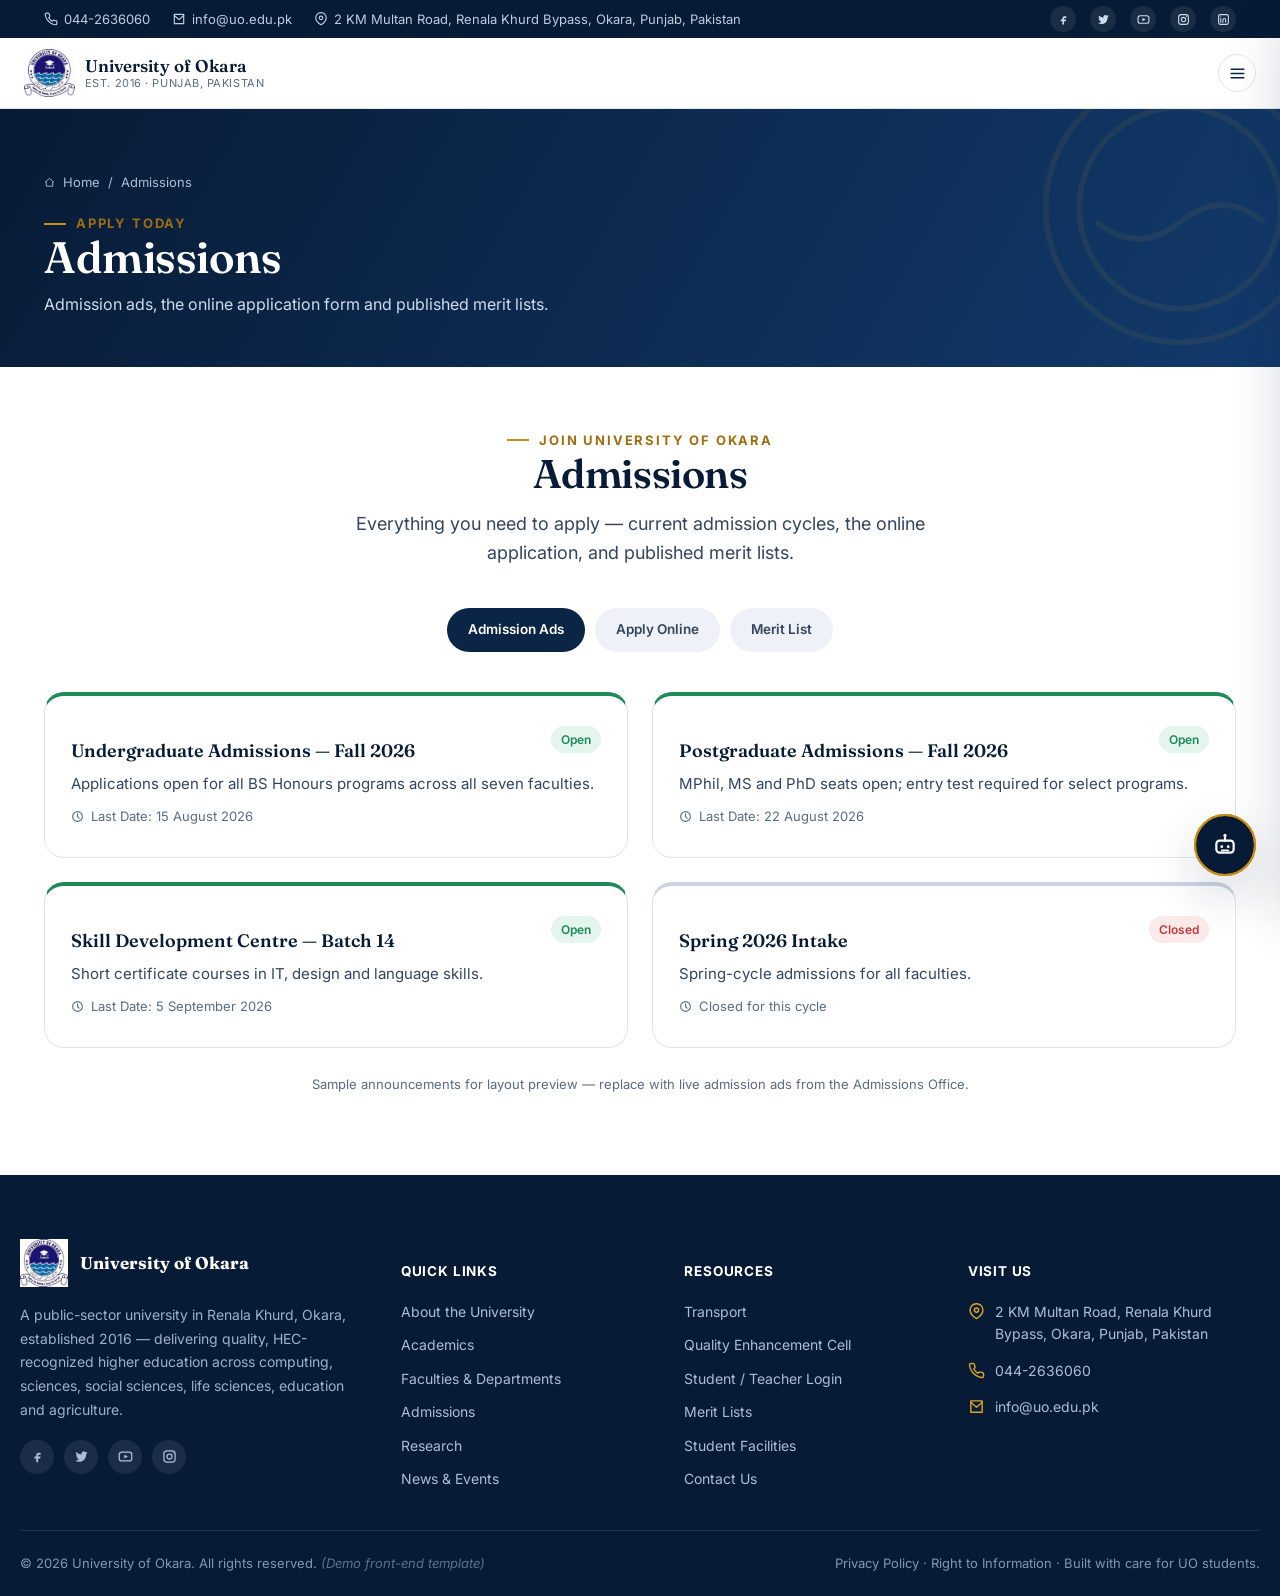
<file: admissions.html>
<!DOCTYPE html>
<html lang="en">
<head>
<meta charset="UTF-8">
  <meta name="viewport" content="width=device-width, initial-scale=1.0">
  <title>Admissions — Apply Online & Merit Lists | University of Okara</title>
  <meta name="description" content="Current admission announcements, the online application form, and merit lists for University of Okara.">
  <meta name="keywords" content="University of Okara admissions, UO apply online, UO merit list, Okara university admission">
  <link rel="canonical" href="https://www.uo-portal-example.edu.pk/admissions.html">
  <meta name="robots" content="index, follow">
  <meta name="theme-color" content="#0B2547">
  <!-- Open Graph -->
  <meta property="og:type" content="website">
  <meta property="og:title" content="Admissions — Apply Online & Merit Lists | University of Okara">
  <meta property="og:description" content="Current admission announcements, the online application form, and merit lists for University of Okara.">
  <meta property="og:url" content="https://www.uo-portal-example.edu.pk/admissions.html">
  <meta property="og:site_name" content="University of Okara">
  <meta property="og:image" content="https://www.uo-portal-example.edu.pk/assets/images/og-cover.jpg">
  <meta property="og:locale" content="en_PK">
  <!-- Twitter -->
  <meta name="twitter:card" content="summary_large_image">
  <meta name="twitter:title" content="Admissions — Apply Online & Merit Lists | University of Okara">
  <meta name="twitter:description" content="Current admission announcements, the online application form, and merit lists for University of Okara.">
  <!-- Favicons -->
  <link rel="icon" type="image/png" sizes="32x32" href="assets/images/favicon-32.png">
  <link rel="apple-touch-icon" sizes="192x192" href="assets/images/favicon-192.png">
  <!-- Fonts -->
  <link rel="preconnect" href="https://fonts.googleapis.com">
  <link rel="preconnect" href="https://fonts.gstatic.com" crossorigin>
  <link href="https://fonts.googleapis.com/css2?family=Fraunces:opsz,wght@9..144,500;9..144,600;9..144,700&family=Inter:wght@400;500;600;700;800&display=swap" rel="stylesheet">
  <link rel="stylesheet" href="assets/css/style.css">
  <script type="application/ld+json">{"@context":"https://schema.org","@type":"CollegeOrUniversity","name":"University of Okara","alternateName":"UO","url":"https://www.uo-portal-example.edu.pk","logo":"https://www.uo-portal-example.edu.pk/assets/images/logo-crest.png","foundingDate":"2016","address":{"@type":"PostalAddress","streetAddress":"2 KM Multan Road, Renala Khurd Bypass, Okara, Punjab, Pakistan","addressLocality":"Okara","addressRegion":"Punjab","addressCountry":"PK"},"contactPoint":{"@type":"ContactPoint","telephone":"044-2636060","email":"info@uo.edu.pk","contactType":"admissions"},"sameAs":["https://www.facebook.com/okarauniversityofficial/"]}</script>
</head>
<body class="page-admissions">
<a class="skip-link" href="#main">Skip to main content</a>
  <div class="header-wrap">
    <div class="topbar">
    <div class="container">
      <div class="topbar-left">
        <a href="tel:+92442636060"><svg viewBox="0 0 24 24" fill="none" width="1em" height="1em"><path d="M22 16.92v3a2 2 0 0 1-2.18 2 19.79 19.79 0 0 1-8.63-3.07 19.5 19.5 0 0 1-6-6 19.79 19.79 0 0 1-3.07-8.67A2 2 0 0 1 4.11 2h3a2 2 0 0 1 2 1.72c.127.96.361 1.903.7 2.81a2 2 0 0 1-.45 2.11L8.09 9.91a16 16 0 0 0 6 6l1.27-1.27a2 2 0 0 1 2.11-.45c.907.339 1.85.573 2.81.7A2 2 0 0 1 22 16.92z" stroke="currentColor" stroke-width="2" stroke-linecap="round" stroke-linejoin="round"/></svg>044-2636060</a>
        <a href="mailto:info@uo.edu.pk"><svg viewBox="0 0 24 24" fill="none" width="1em" height="1em"><path d="M4 4h16v16H4V4z" stroke="currentColor" stroke-width="2" stroke-linejoin="round"/><path d="M4 6l8 7 8-7" stroke="currentColor" stroke-width="2" stroke-linecap="round" stroke-linejoin="round"/></svg>info@uo.edu.pk</a>
        <a href="contact.html"><svg viewBox="0 0 24 24" fill="none" width="1em" height="1em"><path d="M21 10c0 7-9 12-9 12s-9-5-9-12a9 9 0 1 1 18 0z" stroke="currentColor" stroke-width="2" stroke-linejoin="round"/><circle cx="12" cy="10" r="3" stroke="currentColor" stroke-width="2"/></svg>2 KM Multan Road, Renala Khurd Bypass, Okara, Punjab, Pakistan</a>
      </div>
      <div class="topbar-right">
        <a href="https://www.facebook.com/okarauniversityofficial/" aria-label="Facebook" target="_blank" rel="noopener"><svg viewBox="0 0 24 24" fill="none" width="1em" height="1em"><path d="M14 9h3V6h-3a4 4 0 0 0-4 4v2H7v3h3v6h3v-6h3l1-3h-4v-2a1 1 0 0 1 1-1z" fill="currentColor"/></svg></a>
        <a href="#" aria-label="Twitter / X"><svg viewBox="0 0 24 24" fill="none" width="1em" height="1em"><path d="M22 5.9c-.8.35-1.6.6-2.5.7.9-.55 1.6-1.4 1.9-2.4-.85.5-1.8.85-2.8 1a3.9 3.9 0 0 0-6.7 3.6A11 11 0 0 1 3.7 4.7a4 4 0 0 0 1.2 5.3 4 4 0 0 1-1.8-.5 4 4 0 0 0 3.1 3.9 4 4 0 0 1-1.8.07 4 4 0 0 0 3.7 2.8A11 11 0 0 1 2 18.6a11.2 11.2 0 0 0 6.1 1.8c7.3 0 11.3-6.1 11.3-11.4v-.5c.8-.6 1.4-1.3 1.9-2.1z" fill="currentColor"/></svg></a>
        <a href="#" aria-label="YouTube"><svg viewBox="0 0 24 24" fill="none" width="1em" height="1em"><rect x="2" y="5" width="20" height="14" rx="4" stroke="currentColor" stroke-width="2"/><path d="M10 9l6 3-6 3z" fill="currentColor"/></svg></a>
        <a href="#" aria-label="Instagram"><svg viewBox="0 0 24 24" fill="none" width="1em" height="1em"><rect x="3" y="3" width="18" height="18" rx="5" stroke="currentColor" stroke-width="2"/><circle cx="12" cy="12" r="4" stroke="currentColor" stroke-width="2"/><circle cx="17.5" cy="6.5" r="1" fill="currentColor"/></svg></a>
        <a href="#" aria-label="LinkedIn"><svg viewBox="0 0 24 24" fill="none" width="1em" height="1em"><rect x="3" y="3" width="18" height="18" rx="3" stroke="currentColor" stroke-width="2"/><path d="M7 10v7M7 7v.01M11 17v-4.5a2.5 2.5 0 0 1 5 0V17" stroke="currentColor" stroke-width="2" stroke-linecap="round"/></svg></a>
      </div>
    </div>
  </div>
    <header class="site-header">
      <div class="container">
        <a class="brand" href="index.html" aria-label="University of Okara home">
          <img src="assets/images/logo-crest.png" alt="University of Okara official crest logo" width="48" height="46">
          <span class="brand-text"><strong>University of Okara</strong><span>Est. 2016 · Punjab, Pakistan</span></span>
        </a>
        <nav class="main-nav" aria-label="Primary">
          <ul>
            <li><a class="nav-link" href="index.html" >Home</a></li>
          <li>
      <a class="nav-link" href="about.html" >About <svg viewBox="0 0 24 24" fill="none" width="1em" height="1em"><path d="M6 9l6 6 6-6" stroke="currentColor" stroke-width="2" stroke-linecap="round" stroke-linejoin="round"/></svg></a>
      <div class="dropdown">
        <a href="about.html#story">Our Story</a>
        <a href="about.html#vc-message">Vice Chancellor's Message</a>
        <a href="about.html#mission">Mission & Vision</a>
      </div>
    </li>
          <li>
      <a class="nav-link" href="academics.html" >Academics <svg viewBox="0 0 24 24" fill="none" width="1em" height="1em"><path d="M6 9l6 6 6-6" stroke="currentColor" stroke-width="2" stroke-linecap="round" stroke-linejoin="round"/></svg></a>
      <div class="dropdown">
        <a href="academics.html#undergraduate">Undergraduate</a>
        <a href="academics.html#postgraduate">Postgraduate</a>
        <a href="academics.html#skill-training">Skill Training</a>
      </div>
    </li>
          <li>
      <a class="nav-link" href="faculties.html" >Faculties <svg viewBox="0 0 24 24" fill="none" width="1em" height="1em"><path d="M6 9l6 6 6-6" stroke="currentColor" stroke-width="2" stroke-linecap="round" stroke-linejoin="round"/></svg></a>
      <div class="mega">
        <div class="mega-col">
          <h5>Faculty of Computing</h5>
          <a href="faculties.html#department-of-computer-science">Department of Computer Science</a>
          <a href="faculties.html#department-of-software-engineering">Department of Software Engineering</a>
          <a href="faculties.html#department-of-information-technology">Department of Information Technology</a>
          <a href="faculties.html#department-of-data-science">Department of Data Science</a>
          <a href="faculties.html#faculty-of-computing" style="font-weight:700;color:#9C6E12;">View faculty →</a>
        </div>
        <div class="mega-col">
          <h5>Faculty of Management and Social Sciences</h5>
          <a href="faculties.html#institute-of-social-and-cultural-studies">Institute of Social and Cultural Studies</a>
          <a href="faculties.html#department-of-sociology">Department of Sociology</a>
          <a href="faculties.html#department-of-media-and-communication-studies">Department of Media & Communication Studies</a>
          <a href="faculties.html#school-of-law">School of Law</a>
          <a href="faculties.html#centre-for-english-language-and-learning">Centre for English Language and Learning</a>
          <a href="faculties.html#department-of-fine-arts">Department of Fine Arts</a>
          <a href="faculties.html#faculty-of-management-and-social-sciences" style="font-weight:700;color:#9C6E12;">+ 13 more →</a>
        </div>
        <div class="mega-col">
          <h5>Faculty of Sciences</h5>
          <a href="faculties.html#department-of-chemistry">Department of Chemistry</a>
          <a href="faculties.html#department-of-physics">Department of Physics</a>
          <a href="faculties.html#department-of-mathematics">Department of Mathematics</a>
          <a href="faculties.html#department-of-statistics">Department of Statistics</a>
          <a href="faculties.html#centre-for-nanosciences">Centre for Nanosciences</a>
          <a href="faculties.html#faculty-of-sciences" style="font-weight:700;color:#9C6E12;">View faculty →</a>
        </div>
        <div class="mega-col">
          <h5>Faculty of Life Sciences</h5>
          <a href="faculties.html#institute-of-pure-and-applied-zoology">Institute of Pure & Applied Zoology</a>
          <a href="faculties.html#department-of-biochemistry">Department of Biochemistry</a>
          <a href="faculties.html#department-of-biology">Department of Biology</a>
          <a href="faculties.html#department-of-molecular-biology">Department of Molecular Biology</a>
          <a href="faculties.html#department-of-zoology">Department of Zoology</a>
          <a href="faculties.html#department-of-fisheries-and-aquaculture">Department of Fisheries and Aquaculture</a>
          <a href="faculties.html#faculty-of-life-sciences" style="font-weight:700;color:#9C6E12;">+ 10 more →</a>
        </div>
        <div class="mega-col">
          <h5>Faculty of Health Sciences</h5>
          <a href="faculties.html#department-of-psychology">Department of Psychology</a>
          <a href="faculties.html#department-of-public-health">Department of Public Health</a>
          <a href="faculties.html#department-of-sports-sciences-and-physical-education">Department of Sports Sciences and Physical Education</a>
          <a href="faculties.html#faculty-of-health-sciences" style="font-weight:700;color:#9C6E12;">View faculty →</a>
        </div>
        <div class="mega-col">
          <h5>Faculty of Education</h5>
          <a href="faculties.html#department-of-science-education">Department of Science Education</a>
          <a href="faculties.html#department-of-teacher-education">Department of Teacher Education</a>
          <a href="faculties.html#department-of-educational-research-and-assessment">Department of Educational Research & Assessment</a>
          <a href="faculties.html#department-of-special-education">Department of Special Education</a>
          <a href="faculties.html#centre-of-skill-development">Centre of Skill Development</a>
          <a href="faculties.html#department-of-educational-studies">Department of Educational Studies</a>
          <a href="faculties.html#faculty-of-education" style="font-weight:700;color:#9C6E12;">+ 2 more →</a>
        </div>
        <div class="mega-col">
          <h5>Faculty of Environmental and Agricultural Sciences</h5>
          <a href="faculties.html#department-of-environmental-sciences">Department of Environmental Sciences</a>
          <a href="faculties.html#department-of-agricultural-sciences">Department of Agricultural Sciences</a>
          <a href="faculties.html#department-of-sustainability">Department of Sustainability</a>
          <a href="faculties.html#faculty-of-environmental-and-agricultural-sciences" style="font-weight:700;color:#9C6E12;">View faculty →</a>
        </div>
      </div>
    </li>
          <li>
      <a class="nav-link" href="admissions.html" aria-current="page">Admissions <svg viewBox="0 0 24 24" fill="none" width="1em" height="1em"><path d="M6 9l6 6 6-6" stroke="currentColor" stroke-width="2" stroke-linecap="round" stroke-linejoin="round"/></svg></a>
      <div class="dropdown">
        <a href="admissions.html#admission-ads">Admission Ads</a>
        <a href="admissions.html#apply-online">Apply Online</a>
        <a href="admissions.html#merit-list">Merit List</a>
      </div>
    </li>
          <li><a class="nav-link" href="research.html" >Research</a></li>
          <li><a class="nav-link" href="transport.html" >Transport</a></li>
          <li><a class="nav-link" href="qec.html" >QEC</a></li>
          <li>
      <a class="nav-link" href="news.html" >News <svg viewBox="0 0 24 24" fill="none" width="1em" height="1em"><path d="M6 9l6 6 6-6" stroke="currentColor" stroke-width="2" stroke-linecap="round" stroke-linejoin="round"/></svg></a>
      <div class="dropdown">
        <a href="news.html#news">News</a>
        <a href="news.html#events">Events</a>
        <a href="news.html#achievements">Achievements</a>
        <a href="news.html#facilities">Student Facilities</a>
      </div>
    </li>
          <li><a class="nav-link" href="contact.html" >Contact</a></li>
          </ul>
        </nav>
        <div class="head-actions">
          <div class="login-quick">
          <button class="login-btn" aria-label="Login menu"><svg viewBox="0 0 24 24" fill="none" width="1em" height="1em"><circle cx="12" cy="8" r="4" stroke="currentColor" stroke-width="2"/><path d="M4 21c0-4 4-6 8-6s8 2 8 6" stroke="currentColor" stroke-width="2" stroke-linecap="round"/></svg><span>Login</span><svg viewBox="0 0 24 24" fill="none" width="1em" height="1em"><path d="M6 9l6 6 6-6" stroke="currentColor" stroke-width="2" stroke-linecap="round" stroke-linejoin="round"/></svg></button>
          <div class="dropdown" style="right:0;left:auto;">
            <a href="login.html#student">Student / Parent Login</a>
            <a href="login.html#teacher">Teacher Login</a>
            <a href="login.html#admin">Administration Login</a>
            <a href="login.html#vc">VC Login</a>
          </div>
        </div>
          <a href="admissions.html#apply-online" class="btn btn-gold btn-sm">Apply Now</a>
          <button class="menu-toggle" aria-label="Open menu"><svg viewBox="0 0 24 24" fill="none" width="1em" height="1em"><path d="M3 6h18M3 12h18M3 18h18" stroke="currentColor" stroke-width="2" stroke-linecap="round"/></svg></button>
        </div>
      </div>
    </header>
  </div>
  <div class="drawer-backdrop"></div>
  <aside class="mobile-drawer" aria-label="Mobile navigation">
    <div class="drawer-head">
      <a class="brand" href="index.html"><img src="assets/images/logo-crest.png" alt="University of Okara crest" width="40" height="38"><span class="brand-text"><strong style="font-size:15px;">University of Okara</strong></span></a>
      <button class="drawer-close" aria-label="Close menu"><svg viewBox="0 0 24 24" fill="none" width="1em" height="1em"><path d="M6 6l12 12M18 6L6 18" stroke="currentColor" stroke-width="2" stroke-linecap="round"/></svg></button>
    </div>
    <nav class="drawer-nav">
      <a class="nav-link" href="index.html">Home</a>
      <details>
        <summary>About <svg viewBox="0 0 24 24" fill="none" width="1em" height="1em"><path d="M6 9l6 6 6-6" stroke="currentColor" stroke-width="2" stroke-linecap="round" stroke-linejoin="round"/></svg></summary>
        <div class="drawer-sub">
          <a href="about.html#story">Our Story</a>
          <a href="about.html#vc-message">Vice Chancellor's Message</a>
          <a href="about.html#mission">Mission & Vision</a>
        </div>
      </details>
      <details>
        <summary>Academics <svg viewBox="0 0 24 24" fill="none" width="1em" height="1em"><path d="M6 9l6 6 6-6" stroke="currentColor" stroke-width="2" stroke-linecap="round" stroke-linejoin="round"/></svg></summary>
        <div class="drawer-sub">
          <a href="academics.html#undergraduate">Undergraduate</a>
          <a href="academics.html#postgraduate">Postgraduate</a>
          <a href="academics.html#skill-training">Skill Training</a>
        </div>
      </details>
      <details>
        <summary>Faculties <svg viewBox="0 0 24 24" fill="none" width="1em" height="1em"><path d="M6 9l6 6 6-6" stroke="currentColor" stroke-width="2" stroke-linecap="round" stroke-linejoin="round"/></svg></summary>
        <div class="drawer-sub">
          <a href="faculties.html#faculty-of-computing">Faculty of Computing</a>
          <a href="faculties.html#faculty-of-management-and-social-sciences">Faculty of Management and Social Sciences</a>
          <a href="faculties.html#faculty-of-sciences">Faculty of Sciences</a>
          <a href="faculties.html#faculty-of-life-sciences">Faculty of Life Sciences</a>
          <a href="faculties.html#faculty-of-health-sciences">Faculty of Health Sciences</a>
          <a href="faculties.html#faculty-of-education">Faculty of Education</a>
          <a href="faculties.html#faculty-of-environmental-and-agricultural-sciences">Faculty of Environmental and Agricultural Sciences</a>
        </div>
      </details>
      <details>
        <summary>Admissions <svg viewBox="0 0 24 24" fill="none" width="1em" height="1em"><path d="M6 9l6 6 6-6" stroke="currentColor" stroke-width="2" stroke-linecap="round" stroke-linejoin="round"/></svg></summary>
        <div class="drawer-sub">
          <a href="admissions.html#admission-ads">Admission Ads</a>
          <a href="admissions.html#apply-online">Apply Online</a>
          <a href="admissions.html#merit-list">Merit List</a>
        </div>
      </details>
      <a class="nav-link" href="research.html">Research</a>
      <a class="nav-link" href="transport.html">Transport</a>
      <a class="nav-link" href="qec.html">QEC</a>
      <details>
        <summary>News <svg viewBox="0 0 24 24" fill="none" width="1em" height="1em"><path d="M6 9l6 6 6-6" stroke="currentColor" stroke-width="2" stroke-linecap="round" stroke-linejoin="round"/></svg></summary>
        <div class="drawer-sub">
          <a href="news.html#news">News</a>
          <a href="news.html#events">Events</a>
          <a href="news.html#achievements">Achievements</a>
          <a href="news.html#facilities">Student Facilities</a>
        </div>
      </details>
      <a class="nav-link" href="contact.html">Contact</a>
      <details>
        <summary>Login <svg viewBox="0 0 24 24" fill="none" width="1em" height="1em"><path d="M6 9l6 6 6-6" stroke="currentColor" stroke-width="2" stroke-linecap="round" stroke-linejoin="round"/></svg></summary>
        <div class="drawer-sub">
          <a href="login.html#student">Student / Parent Login</a>
          <a href="login.html#teacher">Teacher Login</a>
          <a href="login.html#admin">Administration Login</a>
          <a href="login.html#vc">VC Login</a>
        </div>
      </details>
    </nav>
    <div class="drawer-cta">
      <a href="admissions.html#apply-online" class="btn btn-gold btn-block">Apply Now</a>
    </div>
  </aside>
<main id="main">
<section class="page-hero">
    <svg class="seal-wm" viewBox="0 0 100 100" fill="none"><circle cx="50" cy="50" r="48" stroke="#D9A52B" stroke-width="2"/><circle cx="50" cy="50" r="36" stroke="#D9A52B" stroke-width="2"/><path d="M20 55c10 8 20 8 30 0s20-8 30 0" stroke="#D9A52B" stroke-width="2"/></svg>
    <div class="container">
      <div class="breadcrumb"><svg viewBox="0 0 24 24" fill="none" width="1em" height="1em"><path d="M3 11l9-8 9 8" stroke="currentColor" stroke-width="2" stroke-linecap="round" stroke-linejoin="round"/><path d="M5 10v10h14V10" stroke="currentColor" stroke-width="2" stroke-linejoin="round"/></svg><a href="index.html">Home</a> <span>/</span> <span>Admissions</span></div>
      <span class="eyebrow">Apply Today</span>
      <h1>Admissions</h1>
      <p>Admission ads, the online application form and published merit lists.</p>
    </div>
  </section>
  <section class="section" style="padding-top:56px;">
    <div class="container">
      <div class="section-head center">
        <span class="eyebrow" style="justify-content:center">Join University of Okara</span>
        <h2>Admissions</h2>
        <p class="lede" style="margin-inline:auto;text-align:center;">Everything you need to apply — current admission cycles, the online application, and published merit lists.</p>
      </div>
      <div class="tabs" data-tabs="admissions">
        <button class="tab-btn is-active" data-tab="admission-ads">Admission Ads</button>
        <button class="tab-btn" data-tab="apply-online">Apply Online</button>
        <button class="tab-btn" data-tab="merit-list">Merit List</button>
      </div>

      <!-- ADMISSION ADS -->
      <div data-tab-panel="admissions" data-key="admission-ads" id="admission-ads" style="margin-top:40px;scroll-margin-top:140px;">
        <div class="grid-2">
          <div class="card-academic" style="border-top-color:var(--success-600);">
        <div style="display:flex;justify-content:space-between;align-items:flex-start;gap:10px;">
          <h3 style="font-size:18px;">Undergraduate Admissions — Fall 2026</h3>
          <span class="badge open">Open</span>
        </div>
        <p>Applications open for all BS Honours programs across all seven faculties.</p>
        <p style="font-size:13px;color:var(--ink-500);margin-top:10px;display:flex;align-items:center;gap:7px;"><svg viewBox="0 0 24 24" fill="none" width="1em" height="1em"><circle cx="12" cy="12" r="9" stroke="currentColor" stroke-width="2"/><path d="M12 7v5l3 3" stroke="currentColor" stroke-width="2" stroke-linecap="round" stroke-linejoin="round"/></svg>Last Date: 15 August 2026</p>
      </div>
          <div class="card-academic" style="border-top-color:var(--success-600);">
        <div style="display:flex;justify-content:space-between;align-items:flex-start;gap:10px;">
          <h3 style="font-size:18px;">Postgraduate Admissions — Fall 2026</h3>
          <span class="badge open">Open</span>
        </div>
        <p>MPhil, MS and PhD seats open; entry test required for select programs.</p>
        <p style="font-size:13px;color:var(--ink-500);margin-top:10px;display:flex;align-items:center;gap:7px;"><svg viewBox="0 0 24 24" fill="none" width="1em" height="1em"><circle cx="12" cy="12" r="9" stroke="currentColor" stroke-width="2"/><path d="M12 7v5l3 3" stroke="currentColor" stroke-width="2" stroke-linecap="round" stroke-linejoin="round"/></svg>Last Date: 22 August 2026</p>
      </div>
          <div class="card-academic" style="border-top-color:var(--success-600);">
        <div style="display:flex;justify-content:space-between;align-items:flex-start;gap:10px;">
          <h3 style="font-size:18px;">Skill Development Centre — Batch 14</h3>
          <span class="badge open">Open</span>
        </div>
        <p>Short certificate courses in IT, design and language skills.</p>
        <p style="font-size:13px;color:var(--ink-500);margin-top:10px;display:flex;align-items:center;gap:7px;"><svg viewBox="0 0 24 24" fill="none" width="1em" height="1em"><circle cx="12" cy="12" r="9" stroke="currentColor" stroke-width="2"/><path d="M12 7v5l3 3" stroke="currentColor" stroke-width="2" stroke-linecap="round" stroke-linejoin="round"/></svg>Last Date: 5 September 2026</p>
      </div>
          <div class="card-academic" style="border-top-color:var(--line-300);">
        <div style="display:flex;justify-content:space-between;align-items:flex-start;gap:10px;">
          <h3 style="font-size:18px;">Spring 2026 Intake</h3>
          <span class="badge closed">Closed</span>
        </div>
        <p>Spring-cycle admissions for all faculties.</p>
        <p style="font-size:13px;color:var(--ink-500);margin-top:10px;display:flex;align-items:center;gap:7px;"><svg viewBox="0 0 24 24" fill="none" width="1em" height="1em"><circle cx="12" cy="12" r="9" stroke="currentColor" stroke-width="2"/><path d="M12 7v5l3 3" stroke="currentColor" stroke-width="2" stroke-linecap="round" stroke-linejoin="round"/></svg>Closed for this cycle</p>
      </div>
        </div>
        <p class="form-note" style="text-align:center;margin-top:26px;">Sample announcements for layout preview — replace with live admission ads from the Admissions Office.</p>
      </div>

      <!-- APPLY ONLINE -->
      <div data-tab-panel="admissions" data-key="apply-online" id="apply-online" style="margin-top:40px;display:none;scroll-margin-top:140px;">
        <div class="form-card" style="max-width:880px;margin-inline:auto;">
          <h3 style="margin-bottom:6px;">Online Application Form</h3>
          <p class="form-note" style="margin-bottom:26px;">This is a front-end demo — submissions are not sent anywhere yet. Connect this form to your backend or a form service to go live.</p>
          <form data-demo-form="Application received — this is a frontend demo, connect a backend to process real submissions.">
            <div class="form-grid">
              <div class="field"><label>Full Name <span class="req">*</span></label><input type="text" required placeholder="As per CNIC / B-Form"></div>
              <div class="field"><label>Father's Name <span class="req">*</span></label><input type="text" required placeholder="Father's full name"></div>
              <div class="field"><label>CNIC / B-Form No. <span class="req">*</span></label><input type="text" required placeholder="XXXXX-XXXXXXX-X"></div>
              <div class="field"><label>Date of Birth <span class="req">*</span></label><input type="date" required></div>
              <div class="field"><label>Gender</label>
                <select><option>Female</option><option>Male</option><option>Prefer not to say</option></select>
              </div>
              <div class="field"><label>Phone Number <span class="req">*</span></label><input type="tel" required placeholder="03XX-XXXXXXX"></div>
              <div class="field"><label>Email Address <span class="req">*</span></label><input type="email" required placeholder="you@example.com"></div>
              <div class="field"><label>Preferred Faculty <span class="req">*</span></label>
                <select required>
                  <option value="">Select a faculty</option>
                  <option>Faculty of Computing</option>
              <option>Faculty of Management and Social Sciences</option>
              <option>Faculty of Sciences</option>
              <option>Faculty of Life Sciences</option>
              <option>Faculty of Health Sciences</option>
              <option>Faculty of Education</option>
              <option>Faculty of Environmental and Agricultural Sciences</option>
                </select>
              </div>
              <div class="field full"><label>Preferred Program</label><input type="text" placeholder="e.g. BS Computer Science"></div>
              <div class="field full"><label>Postal Address</label><textarea rows="3" placeholder="House / street, city, district"></textarea></div>
              <div class="field full">
                <label>Academic Documents</label>
                <input type="file" multiple>
                <small>Matric/O-Level, Intermediate/A-Level or previous degree transcripts (PDF/JPG).</small>
              </div>
            </div>
            <div class="form-actions">
              <button type="submit" class="btn btn-gold">Submit Application</button>
              <span class="form-note">Fields marked <span class="req">*</span> are required.</span>
            </div>
          </form>
        </div>
      </div>

      <!-- MERIT LIST -->
      <div data-tab-panel="admissions" data-key="merit-list" id="merit-list" style="margin-top:40px;display:none;scroll-margin-top:140px;">
        <p class="form-note" style="margin-bottom:18px;text-align:center;">Sample merit list for layout preview — replace rows with the official published list for each cycle.</p>
        <div class="table-wrap">
          <table>
            <thead><tr><th>Roll No.</th><th>Candidate Name</th><th>Program</th><th>Merit Score</th><th>Status</th></tr></thead>
            <tbody>
              <tr><td>UO-2601</td><td>Sample Candidate A</td><td>BS Computer Science</td><td>86.4</td><td>Selected</td></tr>
              <tr><td>UO-2602</td><td>Sample Candidate B</td><td>BS Software Engineering</td><td>84.9</td><td>Selected</td></tr>
              <tr><td>UO-2603</td><td>Sample Candidate C</td><td>BS Economics</td><td>79.2</td><td>Waiting List</td></tr>
              <tr><td>UO-2604</td><td>Sample Candidate D</td><td>BS Zoology</td><td>77.8</td><td>Waiting List</td></tr>
              <tr><td>UO-2605</td><td>Sample Candidate E</td><td>BS Psychology</td><td>75.1</td><td>Not Selected</td></tr>
            </tbody>
          </table>
        </div>
      </div>
    </div>
  </section>
  
</main>
<footer class="site-footer">
    <div class="container footer-top">
      <div>
        <div class="footer-brand">
          <img src="assets/images/logo-crest.png" alt="University of Okara crest" width="48" height="46">
          <strong>University of Okara</strong>
        </div>
        <p>A public-sector university in Renala Khurd, Okara, established 2016 — delivering quality, HEC-recognized higher education across computing, sciences, social sciences, life sciences, education and agriculture.</p>
        <div class="footer-social">
          <a href="https://www.facebook.com/okarauniversityofficial/" aria-label="Facebook" target="_blank" rel="noopener"><svg viewBox="0 0 24 24" fill="none" width="1em" height="1em"><path d="M14 9h3V6h-3a4 4 0 0 0-4 4v2H7v3h3v6h3v-6h3l1-3h-4v-2a1 1 0 0 1 1-1z" fill="currentColor"/></svg></a>
          <a href="#" aria-label="Twitter / X"><svg viewBox="0 0 24 24" fill="none" width="1em" height="1em"><path d="M22 5.9c-.8.35-1.6.6-2.5.7.9-.55 1.6-1.4 1.9-2.4-.85.5-1.8.85-2.8 1a3.9 3.9 0 0 0-6.7 3.6A11 11 0 0 1 3.7 4.7a4 4 0 0 0 1.2 5.3 4 4 0 0 1-1.8-.5 4 4 0 0 0 3.1 3.9 4 4 0 0 1-1.8.07 4 4 0 0 0 3.7 2.8A11 11 0 0 1 2 18.6a11.2 11.2 0 0 0 6.1 1.8c7.3 0 11.3-6.1 11.3-11.4v-.5c.8-.6 1.4-1.3 1.9-2.1z" fill="currentColor"/></svg></a>
          <a href="#" aria-label="YouTube"><svg viewBox="0 0 24 24" fill="none" width="1em" height="1em"><rect x="2" y="5" width="20" height="14" rx="4" stroke="currentColor" stroke-width="2"/><path d="M10 9l6 3-6 3z" fill="currentColor"/></svg></a>
          <a href="#" aria-label="Instagram"><svg viewBox="0 0 24 24" fill="none" width="1em" height="1em"><rect x="3" y="3" width="18" height="18" rx="5" stroke="currentColor" stroke-width="2"/><circle cx="12" cy="12" r="4" stroke="currentColor" stroke-width="2"/><circle cx="17.5" cy="6.5" r="1" fill="currentColor"/></svg></a>
        </div>
      </div>
      <div>
        <h5>Quick Links</h5>
        <div class="footer-links">
          <a href="about.html">About the University</a>
          <a href="academics.html">Academics</a>
          <a href="faculties.html">Faculties &amp; Departments</a>
          <a href="admissions.html">Admissions</a>
          <a href="research.html">Research</a>
          <a href="news.html">News &amp; Events</a>
        </div>
      </div>
      <div>
        <h5>Resources</h5>
        <div class="footer-links">
          <a href="transport.html">Transport</a>
          <a href="qec.html">Quality Enhancement Cell</a>
          <a href="login.html">Student / Teacher Login</a>
          <a href="admissions.html#merit-list">Merit Lists</a>
          <a href="news.html#facilities">Student Facilities</a>
          <a href="contact.html">Contact Us</a>
        </div>
      </div>
      <div>
        <h5>Visit Us</h5>
        <ul class="footer-contact">
          <li><svg viewBox="0 0 24 24" fill="none" width="1em" height="1em"><path d="M21 10c0 7-9 12-9 12s-9-5-9-12a9 9 0 1 1 18 0z" stroke="currentColor" stroke-width="2" stroke-linejoin="round"/><circle cx="12" cy="10" r="3" stroke="currentColor" stroke-width="2"/></svg><span>2 KM Multan Road, Renala Khurd Bypass, Okara, Punjab, Pakistan</span></li>
          <li><svg viewBox="0 0 24 24" fill="none" width="1em" height="1em"><path d="M22 16.92v3a2 2 0 0 1-2.18 2 19.79 19.79 0 0 1-8.63-3.07 19.5 19.5 0 0 1-6-6 19.79 19.79 0 0 1-3.07-8.67A2 2 0 0 1 4.11 2h3a2 2 0 0 1 2 1.72c.127.96.361 1.903.7 2.81a2 2 0 0 1-.45 2.11L8.09 9.91a16 16 0 0 0 6 6l1.27-1.27a2 2 0 0 1 2.11-.45c.907.339 1.85.573 2.81.7A2 2 0 0 1 22 16.92z" stroke="currentColor" stroke-width="2" stroke-linecap="round" stroke-linejoin="round"/></svg><span>044-2636060</span></li>
          <li><svg viewBox="0 0 24 24" fill="none" width="1em" height="1em"><path d="M4 4h16v16H4V4z" stroke="currentColor" stroke-width="2" stroke-linejoin="round"/><path d="M4 6l8 7 8-7" stroke="currentColor" stroke-width="2" stroke-linecap="round" stroke-linejoin="round"/></svg><span>info@uo.edu.pk</span></li>
        </ul>
      </div>
    </div>
    <div class="container footer-bottom">
      <span>© <span id="y"></span> University of Okara. All rights reserved. <em style="opacity:.7">(Demo front-end template)</em></span>
      <span><a href="#">Privacy Policy</a> · <a href="#">Right to Information</a> · Built with care for UO students.</span>
    </div>
  </footer>
  <script>document.getElementById('y') && (document.getElementById('y').textContent = new Date().getFullYear());</script>
<div class="modal-backdrop">
    <div class="modal-box">
      <button class="modal-close" aria-label="Close video"><svg viewBox="0 0 24 24" fill="none" width="1em" height="1em"><path d="M6 6l12 12M18 6L6 18" stroke="currentColor" stroke-width="2" stroke-linecap="round"/></svg></button>
      <div class="modal-body">
        <svg viewBox="0 0 24 24" fill="none" width="1em" height="1em"><path d="M8 5v14l11-7z" fill="currentColor"/></svg>
        <strong data-modal-title style="font-family:'Fraunces',serif;font-size:18px;color:#fff;"></strong>
        <span>Video placeholder — embed your YouTube / Vimeo ID here.</span>
      </div>
    </div>
  </div>
<button class="chatbot-launcher" aria-label="Open admissions chat assistant">
    <span class="pulse"></span>
    <svg viewBox="0 0 24 24" fill="none" width="1em" height="1em"><rect x="4" y="8" width="16" height="11" rx="3" stroke="currentColor" stroke-width="2"/><path d="M12 8V4" stroke="currentColor" stroke-width="2" stroke-linecap="round"/><circle cx="12" cy="3" r="1.4" fill="currentColor"/><circle cx="9" cy="13.5" r="1.3" fill="currentColor"/><circle cx="15" cy="13.5" r="1.3" fill="currentColor"/><path d="M9 17h6" stroke="currentColor" stroke-width="1.6" stroke-linecap="round"/></svg>
  </button>
  <div class="chatbot-panel" aria-hidden="true">
    <div class="chat-head">
      <div class="ic"><svg viewBox="0 0 24 24" fill="none" width="1em" height="1em"><rect x="4" y="8" width="16" height="11" rx="3" stroke="currentColor" stroke-width="2"/><path d="M12 8V4" stroke="currentColor" stroke-width="2" stroke-linecap="round"/><circle cx="12" cy="3" r="1.4" fill="currentColor"/><circle cx="9" cy="13.5" r="1.3" fill="currentColor"/><circle cx="15" cy="13.5" r="1.3" fill="currentColor"/><path d="M9 17h6" stroke="currentColor" stroke-width="1.6" stroke-linecap="round"/></svg></div>
      <div>
        <strong>UO Assist</strong>
        <span>Online · rule-based FAQ demo</span>
      </div>
      <button class="chat-close" aria-label="Close chat"><svg viewBox="0 0 24 24" fill="none" width="1em" height="1em"><path d="M6 6l12 12M18 6L6 18" stroke="currentColor" stroke-width="2" stroke-linecap="round"/></svg></button>
    </div>
    <div class="chat-body">
      <div class="msg bot">Assalam-o-Alaikum! 👋 I'm the UO Assist demo bot. Ask me about admissions, faculties, transport, hostels or contact info.</div>
    </div>
    <div class="chat-chips"></div>
    <form class="chat-input">
      <input type="text" placeholder="Type your question…" aria-label="Type your question">
      <button type="submit" aria-label="Send"><svg viewBox="0 0 24 24" fill="none" width="1em" height="1em"><path d="M22 2L11 13" stroke="currentColor" stroke-width="2" stroke-linecap="round" stroke-linejoin="round"/><path d="M22 2l-7 20-4-9-9-4 20-7z" stroke="currentColor" stroke-width="2" stroke-linejoin="round"/></svg></button>
    </form>
  </div>
  <button class="back-top" aria-label="Back to top"><svg viewBox="0 0 24 24" fill="none" width="1em" height="1em"><path d="M12 19V5M5 12l7-7 7 7" stroke="currentColor" stroke-width="2" stroke-linecap="round" stroke-linejoin="round"/></svg></button>
  <div class="toast"><span></span></div>
<script src="assets/js/chatbot-data.js" defer></script>
  <script src="assets/js/chatbot-widget.js" defer></script>
  <script src="assets/js/main.js" defer></script>
</body>
</html>
</file>
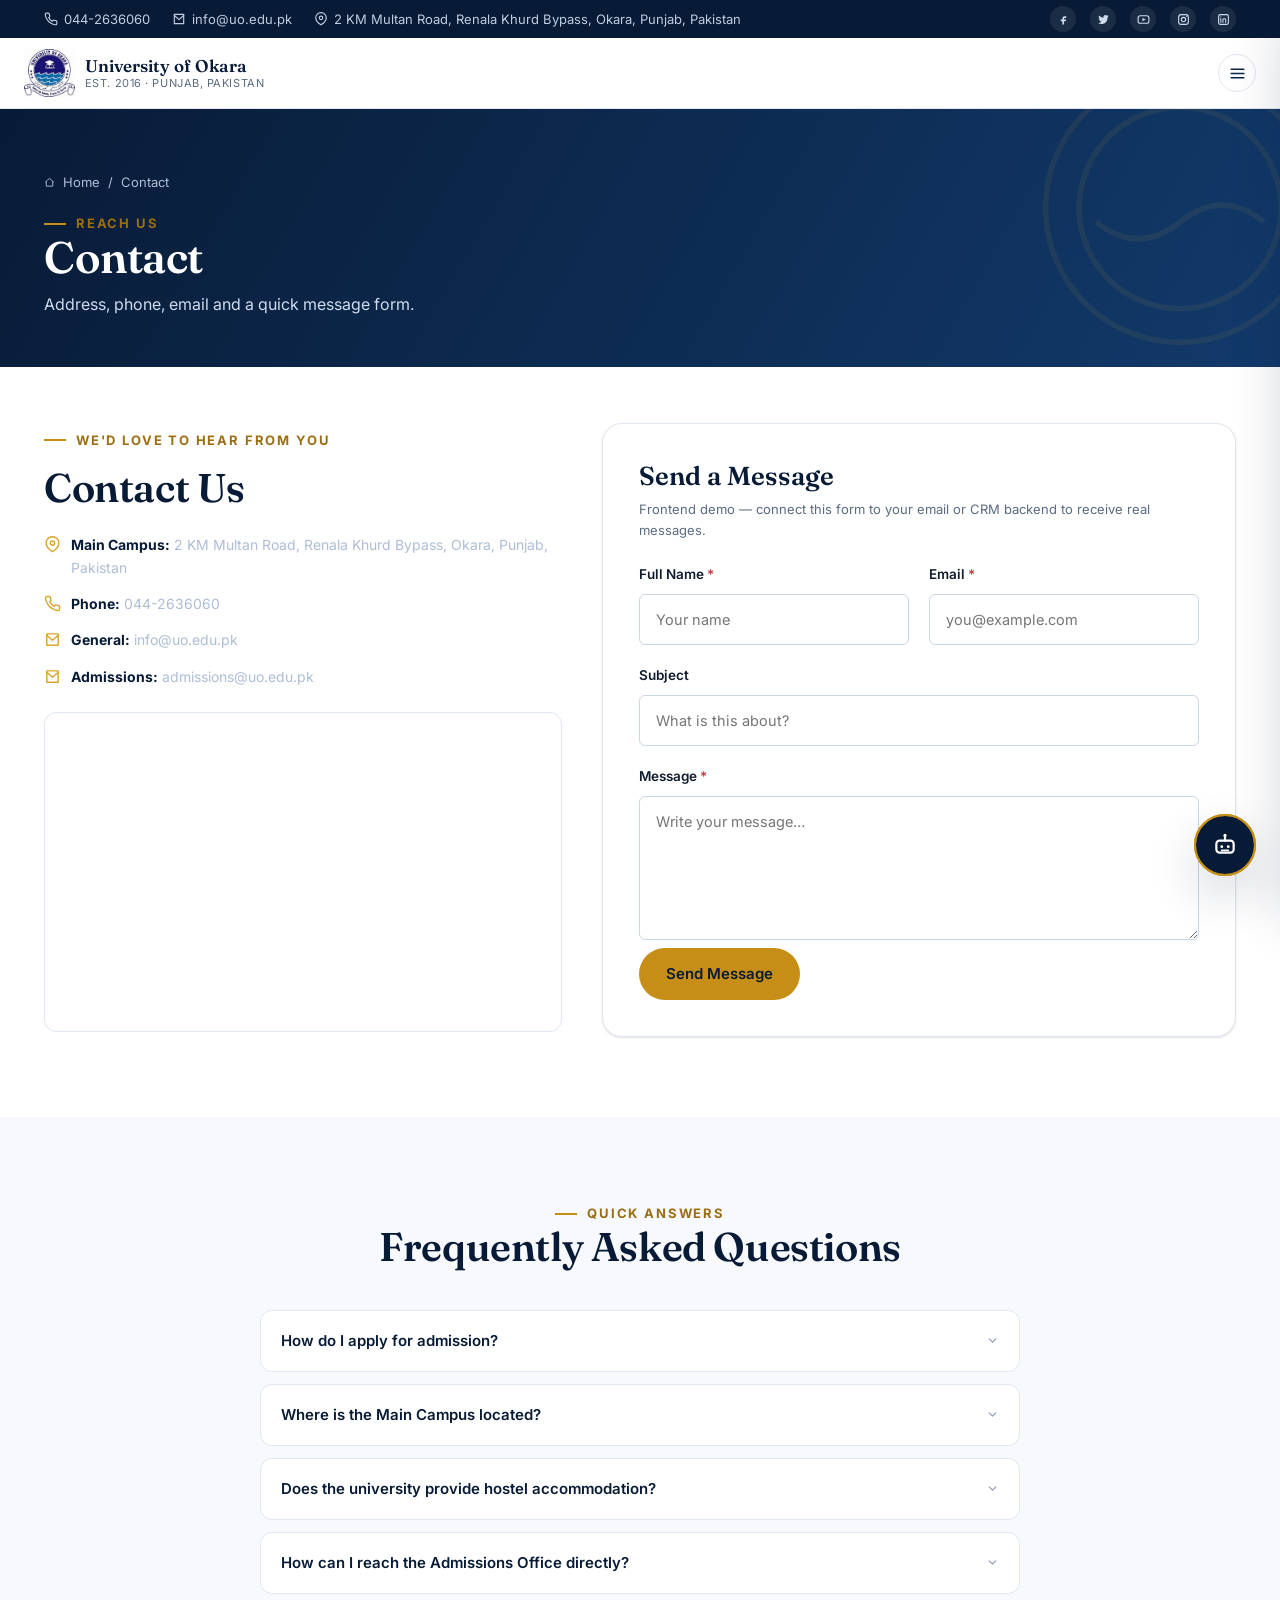
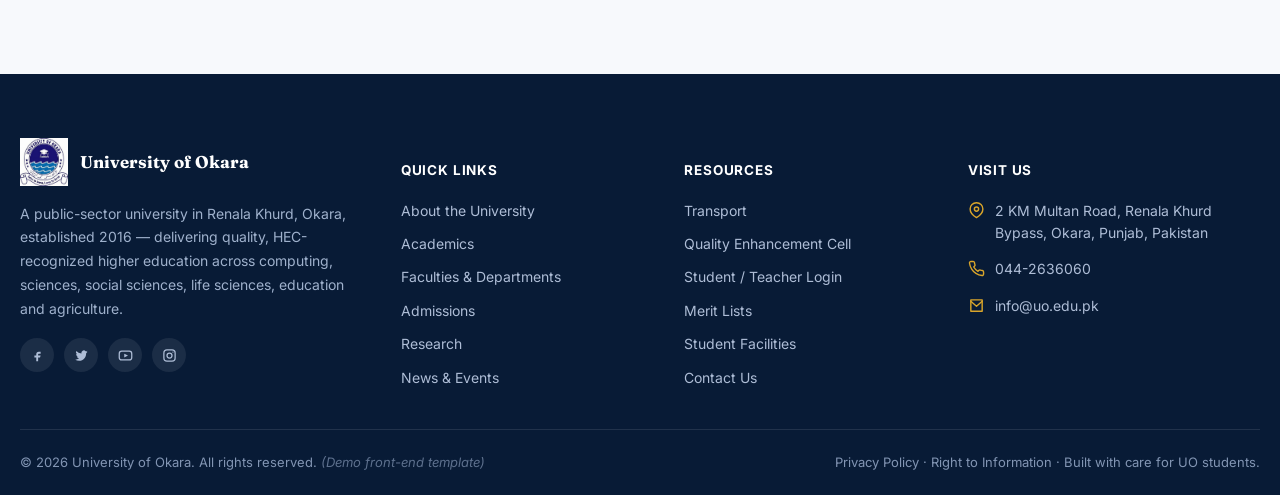
<file: contact.html>
<!DOCTYPE html>
<html lang="en">
<head>
<meta charset="UTF-8">
  <meta name="viewport" content="width=device-width, initial-scale=1.0">
  <title>Contact Us | University of Okara</title>
  <meta name="description" content="Get in touch with University of Okara — address, phone, email, campus map and frequently asked questions.">
  <meta name="keywords" content="University of Okara contact, UO address, UO phone number, Okara university map">
  <link rel="canonical" href="https://www.uo-portal-example.edu.pk/contact.html">
  <meta name="robots" content="index, follow">
  <meta name="theme-color" content="#0B2547">
  <!-- Open Graph -->
  <meta property="og:type" content="website">
  <meta property="og:title" content="Contact Us | University of Okara">
  <meta property="og:description" content="Get in touch with University of Okara — address, phone, email, campus map and frequently asked questions.">
  <meta property="og:url" content="https://www.uo-portal-example.edu.pk/contact.html">
  <meta property="og:site_name" content="University of Okara">
  <meta property="og:image" content="https://www.uo-portal-example.edu.pk/assets/images/og-cover.jpg">
  <meta property="og:locale" content="en_PK">
  <!-- Twitter -->
  <meta name="twitter:card" content="summary_large_image">
  <meta name="twitter:title" content="Contact Us | University of Okara">
  <meta name="twitter:description" content="Get in touch with University of Okara — address, phone, email, campus map and frequently asked questions.">
  <!-- Favicons -->
  <link rel="icon" type="image/png" sizes="32x32" href="assets/images/favicon-32.png">
  <link rel="apple-touch-icon" sizes="192x192" href="assets/images/favicon-192.png">
  <!-- Fonts -->
  <link rel="preconnect" href="https://fonts.googleapis.com">
  <link rel="preconnect" href="https://fonts.gstatic.com" crossorigin>
  <link href="https://fonts.googleapis.com/css2?family=Fraunces:opsz,wght@9..144,500;9..144,600;9..144,700&family=Inter:wght@400;500;600;700;800&display=swap" rel="stylesheet">
  <link rel="stylesheet" href="assets/css/style.css">
  <script type="application/ld+json">{"@context":"https://schema.org","@type":"CollegeOrUniversity","name":"University of Okara","alternateName":"UO","url":"https://www.uo-portal-example.edu.pk","logo":"https://www.uo-portal-example.edu.pk/assets/images/logo-crest.png","foundingDate":"2016","address":{"@type":"PostalAddress","streetAddress":"2 KM Multan Road, Renala Khurd Bypass, Okara, Punjab, Pakistan","addressLocality":"Okara","addressRegion":"Punjab","addressCountry":"PK"},"contactPoint":{"@type":"ContactPoint","telephone":"044-2636060","email":"info@uo.edu.pk","contactType":"admissions"},"sameAs":["https://www.facebook.com/okarauniversityofficial/"]}</script>
</head>
<body class="page-contact">
<a class="skip-link" href="#main">Skip to main content</a>
  <div class="header-wrap">
    <div class="topbar">
    <div class="container">
      <div class="topbar-left">
        <a href="tel:+92442636060"><svg viewBox="0 0 24 24" fill="none" width="1em" height="1em"><path d="M22 16.92v3a2 2 0 0 1-2.18 2 19.79 19.79 0 0 1-8.63-3.07 19.5 19.5 0 0 1-6-6 19.79 19.79 0 0 1-3.07-8.67A2 2 0 0 1 4.11 2h3a2 2 0 0 1 2 1.72c.127.96.361 1.903.7 2.81a2 2 0 0 1-.45 2.11L8.09 9.91a16 16 0 0 0 6 6l1.27-1.27a2 2 0 0 1 2.11-.45c.907.339 1.85.573 2.81.7A2 2 0 0 1 22 16.92z" stroke="currentColor" stroke-width="2" stroke-linecap="round" stroke-linejoin="round"/></svg>044-2636060</a>
        <a href="mailto:info@uo.edu.pk"><svg viewBox="0 0 24 24" fill="none" width="1em" height="1em"><path d="M4 4h16v16H4V4z" stroke="currentColor" stroke-width="2" stroke-linejoin="round"/><path d="M4 6l8 7 8-7" stroke="currentColor" stroke-width="2" stroke-linecap="round" stroke-linejoin="round"/></svg>info@uo.edu.pk</a>
        <a href="contact.html"><svg viewBox="0 0 24 24" fill="none" width="1em" height="1em"><path d="M21 10c0 7-9 12-9 12s-9-5-9-12a9 9 0 1 1 18 0z" stroke="currentColor" stroke-width="2" stroke-linejoin="round"/><circle cx="12" cy="10" r="3" stroke="currentColor" stroke-width="2"/></svg>2 KM Multan Road, Renala Khurd Bypass, Okara, Punjab, Pakistan</a>
      </div>
      <div class="topbar-right">
        <a href="https://www.facebook.com/okarauniversityofficial/" aria-label="Facebook" target="_blank" rel="noopener"><svg viewBox="0 0 24 24" fill="none" width="1em" height="1em"><path d="M14 9h3V6h-3a4 4 0 0 0-4 4v2H7v3h3v6h3v-6h3l1-3h-4v-2a1 1 0 0 1 1-1z" fill="currentColor"/></svg></a>
        <a href="#" aria-label="Twitter / X"><svg viewBox="0 0 24 24" fill="none" width="1em" height="1em"><path d="M22 5.9c-.8.35-1.6.6-2.5.7.9-.55 1.6-1.4 1.9-2.4-.85.5-1.8.85-2.8 1a3.9 3.9 0 0 0-6.7 3.6A11 11 0 0 1 3.7 4.7a4 4 0 0 0 1.2 5.3 4 4 0 0 1-1.8-.5 4 4 0 0 0 3.1 3.9 4 4 0 0 1-1.8.07 4 4 0 0 0 3.7 2.8A11 11 0 0 1 2 18.6a11.2 11.2 0 0 0 6.1 1.8c7.3 0 11.3-6.1 11.3-11.4v-.5c.8-.6 1.4-1.3 1.9-2.1z" fill="currentColor"/></svg></a>
        <a href="#" aria-label="YouTube"><svg viewBox="0 0 24 24" fill="none" width="1em" height="1em"><rect x="2" y="5" width="20" height="14" rx="4" stroke="currentColor" stroke-width="2"/><path d="M10 9l6 3-6 3z" fill="currentColor"/></svg></a>
        <a href="#" aria-label="Instagram"><svg viewBox="0 0 24 24" fill="none" width="1em" height="1em"><rect x="3" y="3" width="18" height="18" rx="5" stroke="currentColor" stroke-width="2"/><circle cx="12" cy="12" r="4" stroke="currentColor" stroke-width="2"/><circle cx="17.5" cy="6.5" r="1" fill="currentColor"/></svg></a>
        <a href="#" aria-label="LinkedIn"><svg viewBox="0 0 24 24" fill="none" width="1em" height="1em"><rect x="3" y="3" width="18" height="18" rx="3" stroke="currentColor" stroke-width="2"/><path d="M7 10v7M7 7v.01M11 17v-4.5a2.5 2.5 0 0 1 5 0V17" stroke="currentColor" stroke-width="2" stroke-linecap="round"/></svg></a>
      </div>
    </div>
  </div>
    <header class="site-header">
      <div class="container">
        <a class="brand" href="index.html" aria-label="University of Okara home">
          <img src="assets/images/logo-crest.png" alt="University of Okara official crest logo" width="48" height="46">
          <span class="brand-text"><strong>University of Okara</strong><span>Est. 2016 · Punjab, Pakistan</span></span>
        </a>
        <nav class="main-nav" aria-label="Primary">
          <ul>
            <li><a class="nav-link" href="index.html" >Home</a></li>
          <li>
      <a class="nav-link" href="about.html" >About <svg viewBox="0 0 24 24" fill="none" width="1em" height="1em"><path d="M6 9l6 6 6-6" stroke="currentColor" stroke-width="2" stroke-linecap="round" stroke-linejoin="round"/></svg></a>
      <div class="dropdown">
        <a href="about.html#story">Our Story</a>
        <a href="about.html#vc-message">Vice Chancellor's Message</a>
        <a href="about.html#mission">Mission & Vision</a>
      </div>
    </li>
          <li>
      <a class="nav-link" href="academics.html" >Academics <svg viewBox="0 0 24 24" fill="none" width="1em" height="1em"><path d="M6 9l6 6 6-6" stroke="currentColor" stroke-width="2" stroke-linecap="round" stroke-linejoin="round"/></svg></a>
      <div class="dropdown">
        <a href="academics.html#undergraduate">Undergraduate</a>
        <a href="academics.html#postgraduate">Postgraduate</a>
        <a href="academics.html#skill-training">Skill Training</a>
      </div>
    </li>
          <li>
      <a class="nav-link" href="faculties.html" >Faculties <svg viewBox="0 0 24 24" fill="none" width="1em" height="1em"><path d="M6 9l6 6 6-6" stroke="currentColor" stroke-width="2" stroke-linecap="round" stroke-linejoin="round"/></svg></a>
      <div class="mega">
        <div class="mega-col">
          <h5>Faculty of Computing</h5>
          <a href="faculties.html#department-of-computer-science">Department of Computer Science</a>
          <a href="faculties.html#department-of-software-engineering">Department of Software Engineering</a>
          <a href="faculties.html#department-of-information-technology">Department of Information Technology</a>
          <a href="faculties.html#department-of-data-science">Department of Data Science</a>
          <a href="faculties.html#faculty-of-computing" style="font-weight:700;color:#9C6E12;">View faculty →</a>
        </div>
        <div class="mega-col">
          <h5>Faculty of Management and Social Sciences</h5>
          <a href="faculties.html#institute-of-social-and-cultural-studies">Institute of Social and Cultural Studies</a>
          <a href="faculties.html#department-of-sociology">Department of Sociology</a>
          <a href="faculties.html#department-of-media-and-communication-studies">Department of Media & Communication Studies</a>
          <a href="faculties.html#school-of-law">School of Law</a>
          <a href="faculties.html#centre-for-english-language-and-learning">Centre for English Language and Learning</a>
          <a href="faculties.html#department-of-fine-arts">Department of Fine Arts</a>
          <a href="faculties.html#faculty-of-management-and-social-sciences" style="font-weight:700;color:#9C6E12;">+ 13 more →</a>
        </div>
        <div class="mega-col">
          <h5>Faculty of Sciences</h5>
          <a href="faculties.html#department-of-chemistry">Department of Chemistry</a>
          <a href="faculties.html#department-of-physics">Department of Physics</a>
          <a href="faculties.html#department-of-mathematics">Department of Mathematics</a>
          <a href="faculties.html#department-of-statistics">Department of Statistics</a>
          <a href="faculties.html#centre-for-nanosciences">Centre for Nanosciences</a>
          <a href="faculties.html#faculty-of-sciences" style="font-weight:700;color:#9C6E12;">View faculty →</a>
        </div>
        <div class="mega-col">
          <h5>Faculty of Life Sciences</h5>
          <a href="faculties.html#institute-of-pure-and-applied-zoology">Institute of Pure & Applied Zoology</a>
          <a href="faculties.html#department-of-biochemistry">Department of Biochemistry</a>
          <a href="faculties.html#department-of-biology">Department of Biology</a>
          <a href="faculties.html#department-of-molecular-biology">Department of Molecular Biology</a>
          <a href="faculties.html#department-of-zoology">Department of Zoology</a>
          <a href="faculties.html#department-of-fisheries-and-aquaculture">Department of Fisheries and Aquaculture</a>
          <a href="faculties.html#faculty-of-life-sciences" style="font-weight:700;color:#9C6E12;">+ 10 more →</a>
        </div>
        <div class="mega-col">
          <h5>Faculty of Health Sciences</h5>
          <a href="faculties.html#department-of-psychology">Department of Psychology</a>
          <a href="faculties.html#department-of-public-health">Department of Public Health</a>
          <a href="faculties.html#department-of-sports-sciences-and-physical-education">Department of Sports Sciences and Physical Education</a>
          <a href="faculties.html#faculty-of-health-sciences" style="font-weight:700;color:#9C6E12;">View faculty →</a>
        </div>
        <div class="mega-col">
          <h5>Faculty of Education</h5>
          <a href="faculties.html#department-of-science-education">Department of Science Education</a>
          <a href="faculties.html#department-of-teacher-education">Department of Teacher Education</a>
          <a href="faculties.html#department-of-educational-research-and-assessment">Department of Educational Research & Assessment</a>
          <a href="faculties.html#department-of-special-education">Department of Special Education</a>
          <a href="faculties.html#centre-of-skill-development">Centre of Skill Development</a>
          <a href="faculties.html#department-of-educational-studies">Department of Educational Studies</a>
          <a href="faculties.html#faculty-of-education" style="font-weight:700;color:#9C6E12;">+ 2 more →</a>
        </div>
        <div class="mega-col">
          <h5>Faculty of Environmental and Agricultural Sciences</h5>
          <a href="faculties.html#department-of-environmental-sciences">Department of Environmental Sciences</a>
          <a href="faculties.html#department-of-agricultural-sciences">Department of Agricultural Sciences</a>
          <a href="faculties.html#department-of-sustainability">Department of Sustainability</a>
          <a href="faculties.html#faculty-of-environmental-and-agricultural-sciences" style="font-weight:700;color:#9C6E12;">View faculty →</a>
        </div>
      </div>
    </li>
          <li>
      <a class="nav-link" href="admissions.html" >Admissions <svg viewBox="0 0 24 24" fill="none" width="1em" height="1em"><path d="M6 9l6 6 6-6" stroke="currentColor" stroke-width="2" stroke-linecap="round" stroke-linejoin="round"/></svg></a>
      <div class="dropdown">
        <a href="admissions.html#admission-ads">Admission Ads</a>
        <a href="admissions.html#apply-online">Apply Online</a>
        <a href="admissions.html#merit-list">Merit List</a>
      </div>
    </li>
          <li><a class="nav-link" href="research.html" >Research</a></li>
          <li><a class="nav-link" href="transport.html" >Transport</a></li>
          <li><a class="nav-link" href="qec.html" >QEC</a></li>
          <li>
      <a class="nav-link" href="news.html" >News <svg viewBox="0 0 24 24" fill="none" width="1em" height="1em"><path d="M6 9l6 6 6-6" stroke="currentColor" stroke-width="2" stroke-linecap="round" stroke-linejoin="round"/></svg></a>
      <div class="dropdown">
        <a href="news.html#news">News</a>
        <a href="news.html#events">Events</a>
        <a href="news.html#achievements">Achievements</a>
        <a href="news.html#facilities">Student Facilities</a>
      </div>
    </li>
          <li><a class="nav-link" href="contact.html" aria-current="page">Contact</a></li>
          </ul>
        </nav>
        <div class="head-actions">
          <div class="login-quick">
          <button class="login-btn" aria-label="Login menu"><svg viewBox="0 0 24 24" fill="none" width="1em" height="1em"><circle cx="12" cy="8" r="4" stroke="currentColor" stroke-width="2"/><path d="M4 21c0-4 4-6 8-6s8 2 8 6" stroke="currentColor" stroke-width="2" stroke-linecap="round"/></svg><span>Login</span><svg viewBox="0 0 24 24" fill="none" width="1em" height="1em"><path d="M6 9l6 6 6-6" stroke="currentColor" stroke-width="2" stroke-linecap="round" stroke-linejoin="round"/></svg></button>
          <div class="dropdown" style="right:0;left:auto;">
            <a href="login.html#student">Student / Parent Login</a>
            <a href="login.html#teacher">Teacher Login</a>
            <a href="login.html#admin">Administration Login</a>
            <a href="login.html#vc">VC Login</a>
          </div>
        </div>
          <a href="admissions.html#apply-online" class="btn btn-gold btn-sm">Apply Now</a>
          <button class="menu-toggle" aria-label="Open menu"><svg viewBox="0 0 24 24" fill="none" width="1em" height="1em"><path d="M3 6h18M3 12h18M3 18h18" stroke="currentColor" stroke-width="2" stroke-linecap="round"/></svg></button>
        </div>
      </div>
    </header>
  </div>
  <div class="drawer-backdrop"></div>
  <aside class="mobile-drawer" aria-label="Mobile navigation">
    <div class="drawer-head">
      <a class="brand" href="index.html"><img src="assets/images/logo-crest.png" alt="University of Okara crest" width="40" height="38"><span class="brand-text"><strong style="font-size:15px;">University of Okara</strong></span></a>
      <button class="drawer-close" aria-label="Close menu"><svg viewBox="0 0 24 24" fill="none" width="1em" height="1em"><path d="M6 6l12 12M18 6L6 18" stroke="currentColor" stroke-width="2" stroke-linecap="round"/></svg></button>
    </div>
    <nav class="drawer-nav">
      <a class="nav-link" href="index.html">Home</a>
      <details>
        <summary>About <svg viewBox="0 0 24 24" fill="none" width="1em" height="1em"><path d="M6 9l6 6 6-6" stroke="currentColor" stroke-width="2" stroke-linecap="round" stroke-linejoin="round"/></svg></summary>
        <div class="drawer-sub">
          <a href="about.html#story">Our Story</a>
          <a href="about.html#vc-message">Vice Chancellor's Message</a>
          <a href="about.html#mission">Mission & Vision</a>
        </div>
      </details>
      <details>
        <summary>Academics <svg viewBox="0 0 24 24" fill="none" width="1em" height="1em"><path d="M6 9l6 6 6-6" stroke="currentColor" stroke-width="2" stroke-linecap="round" stroke-linejoin="round"/></svg></summary>
        <div class="drawer-sub">
          <a href="academics.html#undergraduate">Undergraduate</a>
          <a href="academics.html#postgraduate">Postgraduate</a>
          <a href="academics.html#skill-training">Skill Training</a>
        </div>
      </details>
      <details>
        <summary>Faculties <svg viewBox="0 0 24 24" fill="none" width="1em" height="1em"><path d="M6 9l6 6 6-6" stroke="currentColor" stroke-width="2" stroke-linecap="round" stroke-linejoin="round"/></svg></summary>
        <div class="drawer-sub">
          <a href="faculties.html#faculty-of-computing">Faculty of Computing</a>
          <a href="faculties.html#faculty-of-management-and-social-sciences">Faculty of Management and Social Sciences</a>
          <a href="faculties.html#faculty-of-sciences">Faculty of Sciences</a>
          <a href="faculties.html#faculty-of-life-sciences">Faculty of Life Sciences</a>
          <a href="faculties.html#faculty-of-health-sciences">Faculty of Health Sciences</a>
          <a href="faculties.html#faculty-of-education">Faculty of Education</a>
          <a href="faculties.html#faculty-of-environmental-and-agricultural-sciences">Faculty of Environmental and Agricultural Sciences</a>
        </div>
      </details>
      <details>
        <summary>Admissions <svg viewBox="0 0 24 24" fill="none" width="1em" height="1em"><path d="M6 9l6 6 6-6" stroke="currentColor" stroke-width="2" stroke-linecap="round" stroke-linejoin="round"/></svg></summary>
        <div class="drawer-sub">
          <a href="admissions.html#admission-ads">Admission Ads</a>
          <a href="admissions.html#apply-online">Apply Online</a>
          <a href="admissions.html#merit-list">Merit List</a>
        </div>
      </details>
      <a class="nav-link" href="research.html">Research</a>
      <a class="nav-link" href="transport.html">Transport</a>
      <a class="nav-link" href="qec.html">QEC</a>
      <details>
        <summary>News <svg viewBox="0 0 24 24" fill="none" width="1em" height="1em"><path d="M6 9l6 6 6-6" stroke="currentColor" stroke-width="2" stroke-linecap="round" stroke-linejoin="round"/></svg></summary>
        <div class="drawer-sub">
          <a href="news.html#news">News</a>
          <a href="news.html#events">Events</a>
          <a href="news.html#achievements">Achievements</a>
          <a href="news.html#facilities">Student Facilities</a>
        </div>
      </details>
      <a class="nav-link" href="contact.html">Contact</a>
      <details>
        <summary>Login <svg viewBox="0 0 24 24" fill="none" width="1em" height="1em"><path d="M6 9l6 6 6-6" stroke="currentColor" stroke-width="2" stroke-linecap="round" stroke-linejoin="round"/></svg></summary>
        <div class="drawer-sub">
          <a href="login.html#student">Student / Parent Login</a>
          <a href="login.html#teacher">Teacher Login</a>
          <a href="login.html#admin">Administration Login</a>
          <a href="login.html#vc">VC Login</a>
        </div>
      </details>
    </nav>
    <div class="drawer-cta">
      <a href="admissions.html#apply-online" class="btn btn-gold btn-block">Apply Now</a>
    </div>
  </aside>
<main id="main">
<section class="page-hero">
    <svg class="seal-wm" viewBox="0 0 100 100" fill="none"><circle cx="50" cy="50" r="48" stroke="#D9A52B" stroke-width="2"/><circle cx="50" cy="50" r="36" stroke="#D9A52B" stroke-width="2"/><path d="M20 55c10 8 20 8 30 0s20-8 30 0" stroke="#D9A52B" stroke-width="2"/></svg>
    <div class="container">
      <div class="breadcrumb"><svg viewBox="0 0 24 24" fill="none" width="1em" height="1em"><path d="M3 11l9-8 9 8" stroke="currentColor" stroke-width="2" stroke-linecap="round" stroke-linejoin="round"/><path d="M5 10v10h14V10" stroke="currentColor" stroke-width="2" stroke-linejoin="round"/></svg><a href="index.html">Home</a> <span>/</span> <span>Contact</span></div>
      <span class="eyebrow">Reach Us</span>
      <h1>Contact</h1>
      <p>Address, phone, email and a quick message form.</p>
    </div>
  </section>
  <section class="section" style="padding-top:56px;">
    <div class="container contact-grid">
      <div>
        <span class="eyebrow">We'd Love To Hear From You</span>
        <h2 style="margin-top:14px;">Contact Us</h2>
        <ul class="footer-contact" style="margin-top:24px;color:var(--ink-700);">
          <li><svg viewBox="0 0 24 24" fill="none" width="1em" height="1em"><path d="M21 10c0 7-9 12-9 12s-9-5-9-12a9 9 0 1 1 18 0z" stroke="currentColor" stroke-width="2" stroke-linejoin="round"/><circle cx="12" cy="10" r="3" stroke="currentColor" stroke-width="2"/></svg><span><strong style="color:var(--navy-950);">Main Campus:</strong> 2 KM Multan Road, Renala Khurd Bypass, Okara, Punjab, Pakistan</span></li>
          <li><svg viewBox="0 0 24 24" fill="none" width="1em" height="1em"><path d="M22 16.92v3a2 2 0 0 1-2.18 2 19.79 19.79 0 0 1-8.63-3.07 19.5 19.5 0 0 1-6-6 19.79 19.79 0 0 1-3.07-8.67A2 2 0 0 1 4.11 2h3a2 2 0 0 1 2 1.72c.127.96.361 1.903.7 2.81a2 2 0 0 1-.45 2.11L8.09 9.91a16 16 0 0 0 6 6l1.27-1.27a2 2 0 0 1 2.11-.45c.907.339 1.85.573 2.81.7A2 2 0 0 1 22 16.92z" stroke="currentColor" stroke-width="2" stroke-linecap="round" stroke-linejoin="round"/></svg><span><strong style="color:var(--navy-950);">Phone:</strong> <a href="tel:+92442636060">044-2636060</a></span></li>
          <li><svg viewBox="0 0 24 24" fill="none" width="1em" height="1em"><path d="M4 4h16v16H4V4z" stroke="currentColor" stroke-width="2" stroke-linejoin="round"/><path d="M4 6l8 7 8-7" stroke="currentColor" stroke-width="2" stroke-linecap="round" stroke-linejoin="round"/></svg><span><strong style="color:var(--navy-950);">General:</strong> <a href="mailto:info@uo.edu.pk">info@uo.edu.pk</a></span></li>
          <li><svg viewBox="0 0 24 24" fill="none" width="1em" height="1em"><path d="M4 4h16v16H4V4z" stroke="currentColor" stroke-width="2" stroke-linejoin="round"/><path d="M4 6l8 7 8-7" stroke="currentColor" stroke-width="2" stroke-linecap="round" stroke-linejoin="round"/></svg><span><strong style="color:var(--navy-950);">Admissions:</strong> <a href="mailto:admissions@uo.edu.pk">admissions@uo.edu.pk</a></span></li>
        </ul>
        <div class="map-frame">
          <iframe src="https://maps.google.com/maps?q=University%20of%20Okara%2C%20Renala%20Khurd&t=&z=13&ie=UTF8&iwloc=&output=embed" loading="lazy" referrerpolicy="no-referrer-when-downgrade" title="Map to University of Okara"></iframe>
        </div>
      </div>
      <div class="form-card">
        <h3 style="margin-bottom:6px;">Send a Message</h3>
        <p class="form-note" style="margin-bottom:24px;">Frontend demo — connect this form to your email or CRM backend to receive real messages.</p>
        <form data-demo-form="Message sent — this is a frontend demo, connect a backend to deliver real messages.">
          <div class="form-grid">
            <div class="field"><label>Full Name <span class="req">*</span></label><input type="text" required placeholder="Your name"></div>
            <div class="field"><label>Email <span class="req">*</span></label><input type="email" required placeholder="you@example.com"></div>
            <div class="field full"><label>Subject</label><input type="text" placeholder="What is this about?"></div>
            <div class="field full"><label>Message <span class="req">*</span></label><textarea rows="5" required placeholder="Write your message…"></textarea></div>
          </div>
          <div class="form-actions"><button type="submit" class="btn btn-gold">Send Message</button></div>
        </form>
      </div>
    </div>
  </section>

  <section class="section alt">
    <div class="container">
      <div class="section-head center">
        <span class="eyebrow" style="justify-content:center">Quick Answers</span>
        <h2>Frequently Asked Questions</h2>
      </div>
      <div class="faq-list" style="max-width:760px;margin:36px auto 0;">
        <div class="faq-item">
        <button class="faq-q">How do I apply for admission? <svg viewBox="0 0 24 24" fill="none" width="1em" height="1em"><path d="M6 9l6 6 6-6" stroke="currentColor" stroke-width="2" stroke-linecap="round" stroke-linejoin="round"/></svg></button>
        <div class="faq-a"><div class="faq-a-inner">Open the Admissions page and use the Apply Online tab — you can also check current Admission Ads for open programs and deadlines.</div></div>
      </div>
        <div class="faq-item">
        <button class="faq-q">Where is the Main Campus located? <svg viewBox="0 0 24 24" fill="none" width="1em" height="1em"><path d="M6 9l6 6 6-6" stroke="currentColor" stroke-width="2" stroke-linecap="round" stroke-linejoin="round"/></svg></button>
        <div class="faq-a"><div class="faq-a-inner">The Main Campus sits on the GT Road between Okara and Renala Khurd; the City Campus is on Samadpura Road in Okara city.</div></div>
      </div>
        <div class="faq-item">
        <button class="faq-q">Does the university provide hostel accommodation? <svg viewBox="0 0 24 24" fill="none" width="1em" height="1em"><path d="M6 9l6 6 6-6" stroke="currentColor" stroke-width="2" stroke-linecap="round" stroke-linejoin="round"/></svg></button>
        <div class="faq-a"><div class="faq-a-inner">Limited on-campus hostel facilities are available for outstation students — contact Student Affairs for current availability.</div></div>
      </div>
        <div class="faq-item">
        <button class="faq-q">How can I reach the Admissions Office directly? <svg viewBox="0 0 24 24" fill="none" width="1em" height="1em"><path d="M6 9l6 6 6-6" stroke="currentColor" stroke-width="2" stroke-linecap="round" stroke-linejoin="round"/></svg></button>
        <div class="faq-a"><div class="faq-a-inner">Email admissions@uo.edu.pk or call the main university line during office hours.</div></div>
      </div>
      </div>
    </div>
  </section>
  
</main>
<footer class="site-footer">
    <div class="container footer-top">
      <div>
        <div class="footer-brand">
          <img src="assets/images/logo-crest.png" alt="University of Okara crest" width="48" height="46">
          <strong>University of Okara</strong>
        </div>
        <p>A public-sector university in Renala Khurd, Okara, established 2016 — delivering quality, HEC-recognized higher education across computing, sciences, social sciences, life sciences, education and agriculture.</p>
        <div class="footer-social">
          <a href="https://www.facebook.com/okarauniversityofficial/" aria-label="Facebook" target="_blank" rel="noopener"><svg viewBox="0 0 24 24" fill="none" width="1em" height="1em"><path d="M14 9h3V6h-3a4 4 0 0 0-4 4v2H7v3h3v6h3v-6h3l1-3h-4v-2a1 1 0 0 1 1-1z" fill="currentColor"/></svg></a>
          <a href="#" aria-label="Twitter / X"><svg viewBox="0 0 24 24" fill="none" width="1em" height="1em"><path d="M22 5.9c-.8.35-1.6.6-2.5.7.9-.55 1.6-1.4 1.9-2.4-.85.5-1.8.85-2.8 1a3.9 3.9 0 0 0-6.7 3.6A11 11 0 0 1 3.7 4.7a4 4 0 0 0 1.2 5.3 4 4 0 0 1-1.8-.5 4 4 0 0 0 3.1 3.9 4 4 0 0 1-1.8.07 4 4 0 0 0 3.7 2.8A11 11 0 0 1 2 18.6a11.2 11.2 0 0 0 6.1 1.8c7.3 0 11.3-6.1 11.3-11.4v-.5c.8-.6 1.4-1.3 1.9-2.1z" fill="currentColor"/></svg></a>
          <a href="#" aria-label="YouTube"><svg viewBox="0 0 24 24" fill="none" width="1em" height="1em"><rect x="2" y="5" width="20" height="14" rx="4" stroke="currentColor" stroke-width="2"/><path d="M10 9l6 3-6 3z" fill="currentColor"/></svg></a>
          <a href="#" aria-label="Instagram"><svg viewBox="0 0 24 24" fill="none" width="1em" height="1em"><rect x="3" y="3" width="18" height="18" rx="5" stroke="currentColor" stroke-width="2"/><circle cx="12" cy="12" r="4" stroke="currentColor" stroke-width="2"/><circle cx="17.5" cy="6.5" r="1" fill="currentColor"/></svg></a>
        </div>
      </div>
      <div>
        <h5>Quick Links</h5>
        <div class="footer-links">
          <a href="about.html">About the University</a>
          <a href="academics.html">Academics</a>
          <a href="faculties.html">Faculties &amp; Departments</a>
          <a href="admissions.html">Admissions</a>
          <a href="research.html">Research</a>
          <a href="news.html">News &amp; Events</a>
        </div>
      </div>
      <div>
        <h5>Resources</h5>
        <div class="footer-links">
          <a href="transport.html">Transport</a>
          <a href="qec.html">Quality Enhancement Cell</a>
          <a href="login.html">Student / Teacher Login</a>
          <a href="admissions.html#merit-list">Merit Lists</a>
          <a href="news.html#facilities">Student Facilities</a>
          <a href="contact.html">Contact Us</a>
        </div>
      </div>
      <div>
        <h5>Visit Us</h5>
        <ul class="footer-contact">
          <li><svg viewBox="0 0 24 24" fill="none" width="1em" height="1em"><path d="M21 10c0 7-9 12-9 12s-9-5-9-12a9 9 0 1 1 18 0z" stroke="currentColor" stroke-width="2" stroke-linejoin="round"/><circle cx="12" cy="10" r="3" stroke="currentColor" stroke-width="2"/></svg><span>2 KM Multan Road, Renala Khurd Bypass, Okara, Punjab, Pakistan</span></li>
          <li><svg viewBox="0 0 24 24" fill="none" width="1em" height="1em"><path d="M22 16.92v3a2 2 0 0 1-2.18 2 19.79 19.79 0 0 1-8.63-3.07 19.5 19.5 0 0 1-6-6 19.79 19.79 0 0 1-3.07-8.67A2 2 0 0 1 4.11 2h3a2 2 0 0 1 2 1.72c.127.96.361 1.903.7 2.81a2 2 0 0 1-.45 2.11L8.09 9.91a16 16 0 0 0 6 6l1.27-1.27a2 2 0 0 1 2.11-.45c.907.339 1.85.573 2.81.7A2 2 0 0 1 22 16.92z" stroke="currentColor" stroke-width="2" stroke-linecap="round" stroke-linejoin="round"/></svg><span>044-2636060</span></li>
          <li><svg viewBox="0 0 24 24" fill="none" width="1em" height="1em"><path d="M4 4h16v16H4V4z" stroke="currentColor" stroke-width="2" stroke-linejoin="round"/><path d="M4 6l8 7 8-7" stroke="currentColor" stroke-width="2" stroke-linecap="round" stroke-linejoin="round"/></svg><span>info@uo.edu.pk</span></li>
        </ul>
      </div>
    </div>
    <div class="container footer-bottom">
      <span>© <span id="y"></span> University of Okara. All rights reserved. <em style="opacity:.7">(Demo front-end template)</em></span>
      <span><a href="#">Privacy Policy</a> · <a href="#">Right to Information</a> · Built with care for UO students.</span>
    </div>
  </footer>
  <script>document.getElementById('y') && (document.getElementById('y').textContent = new Date().getFullYear());</script>
<div class="modal-backdrop">
    <div class="modal-box">
      <button class="modal-close" aria-label="Close video"><svg viewBox="0 0 24 24" fill="none" width="1em" height="1em"><path d="M6 6l12 12M18 6L6 18" stroke="currentColor" stroke-width="2" stroke-linecap="round"/></svg></button>
      <div class="modal-body">
        <svg viewBox="0 0 24 24" fill="none" width="1em" height="1em"><path d="M8 5v14l11-7z" fill="currentColor"/></svg>
        <strong data-modal-title style="font-family:'Fraunces',serif;font-size:18px;color:#fff;"></strong>
        <span>Video placeholder — embed your YouTube / Vimeo ID here.</span>
      </div>
    </div>
  </div>
<button class="chatbot-launcher" aria-label="Open admissions chat assistant">
    <span class="pulse"></span>
    <svg viewBox="0 0 24 24" fill="none" width="1em" height="1em"><rect x="4" y="8" width="16" height="11" rx="3" stroke="currentColor" stroke-width="2"/><path d="M12 8V4" stroke="currentColor" stroke-width="2" stroke-linecap="round"/><circle cx="12" cy="3" r="1.4" fill="currentColor"/><circle cx="9" cy="13.5" r="1.3" fill="currentColor"/><circle cx="15" cy="13.5" r="1.3" fill="currentColor"/><path d="M9 17h6" stroke="currentColor" stroke-width="1.6" stroke-linecap="round"/></svg>
  </button>
  <div class="chatbot-panel" aria-hidden="true">
    <div class="chat-head">
      <div class="ic"><svg viewBox="0 0 24 24" fill="none" width="1em" height="1em"><rect x="4" y="8" width="16" height="11" rx="3" stroke="currentColor" stroke-width="2"/><path d="M12 8V4" stroke="currentColor" stroke-width="2" stroke-linecap="round"/><circle cx="12" cy="3" r="1.4" fill="currentColor"/><circle cx="9" cy="13.5" r="1.3" fill="currentColor"/><circle cx="15" cy="13.5" r="1.3" fill="currentColor"/><path d="M9 17h6" stroke="currentColor" stroke-width="1.6" stroke-linecap="round"/></svg></div>
      <div>
        <strong>UO Assist</strong>
        <span>Online · rule-based FAQ demo</span>
      </div>
      <button class="chat-close" aria-label="Close chat"><svg viewBox="0 0 24 24" fill="none" width="1em" height="1em"><path d="M6 6l12 12M18 6L6 18" stroke="currentColor" stroke-width="2" stroke-linecap="round"/></svg></button>
    </div>
    <div class="chat-body">
      <div class="msg bot">Assalam-o-Alaikum! 👋 I'm the UO Assist demo bot. Ask me about admissions, faculties, transport, hostels or contact info.</div>
    </div>
    <div class="chat-chips"></div>
    <form class="chat-input">
      <input type="text" placeholder="Type your question…" aria-label="Type your question">
      <button type="submit" aria-label="Send"><svg viewBox="0 0 24 24" fill="none" width="1em" height="1em"><path d="M22 2L11 13" stroke="currentColor" stroke-width="2" stroke-linecap="round" stroke-linejoin="round"/><path d="M22 2l-7 20-4-9-9-4 20-7z" stroke="currentColor" stroke-width="2" stroke-linejoin="round"/></svg></button>
    </form>
  </div>
  <button class="back-top" aria-label="Back to top"><svg viewBox="0 0 24 24" fill="none" width="1em" height="1em"><path d="M12 19V5M5 12l7-7 7 7" stroke="currentColor" stroke-width="2" stroke-linecap="round" stroke-linejoin="round"/></svg></button>
  <div class="toast"><span></span></div>
<script src="assets/js/chatbot-data.js" defer></script>
  <script src="assets/js/chatbot-widget.js" defer></script>
  <script src="assets/js/main.js" defer></script>
</body>
</html>
</file>
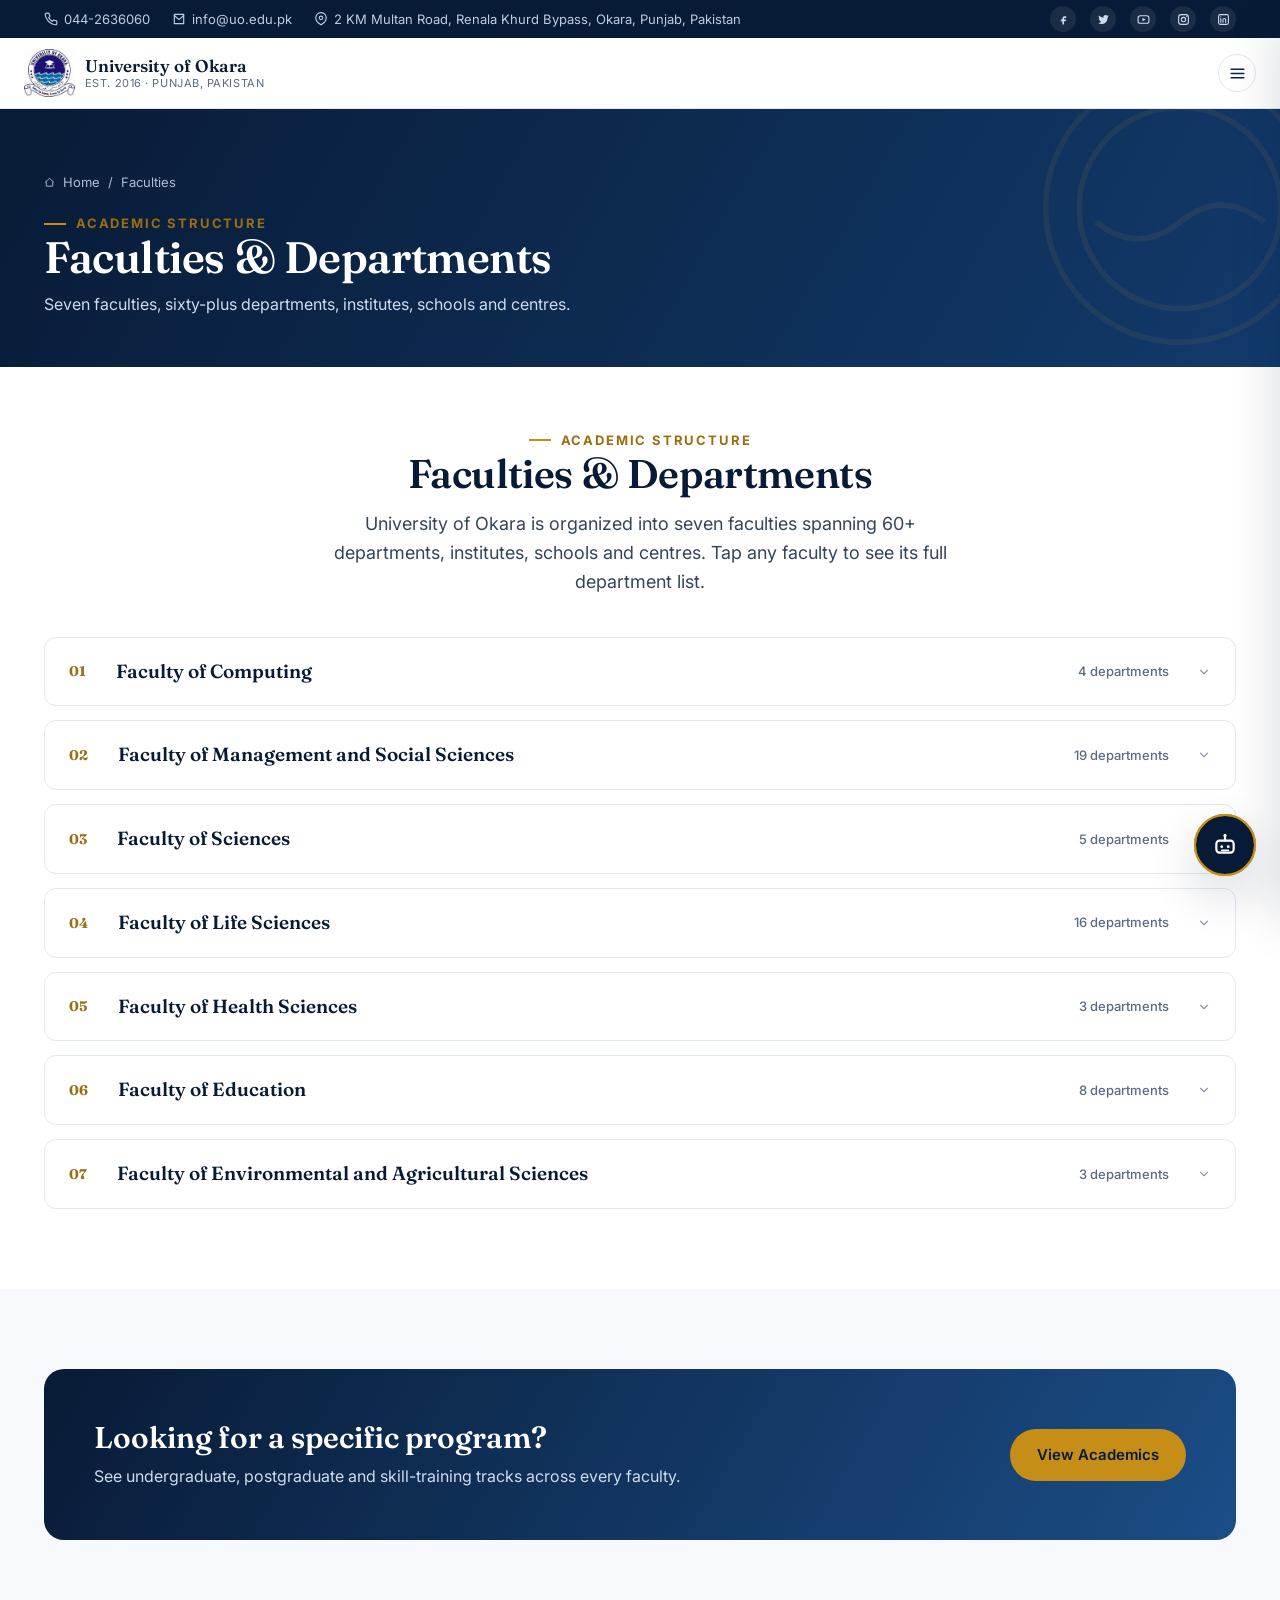
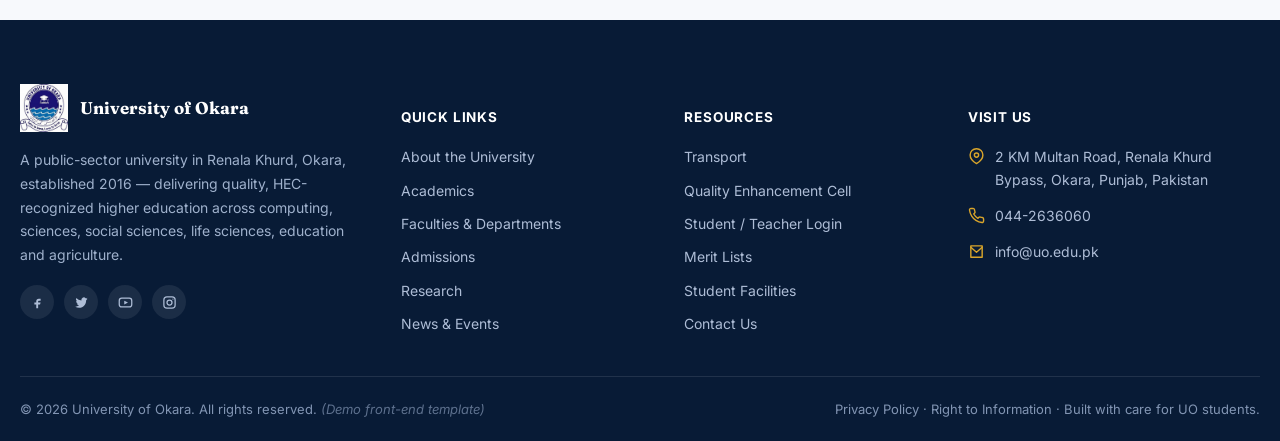
<file: faculties.html>
<!DOCTYPE html>
<html lang="en">
<head>
<meta charset="UTF-8">
  <meta name="viewport" content="width=device-width, initial-scale=1.0">
  <title>Faculties & Departments | University of Okara</title>
  <meta name="description" content="Browse all seven faculties and 60+ departments at University of Okara — Computing, Sciences, Life Sciences, Social Sciences, Education, Health and Agriculture.">
  <meta name="keywords" content="University of Okara faculties, UO departments, faculty of computing Okara, faculty of sciences Okara">
  <link rel="canonical" href="https://www.uo-portal-example.edu.pk/faculties.html">
  <meta name="robots" content="index, follow">
  <meta name="theme-color" content="#0B2547">
  <!-- Open Graph -->
  <meta property="og:type" content="website">
  <meta property="og:title" content="Faculties & Departments | University of Okara">
  <meta property="og:description" content="Browse all seven faculties and 60+ departments at University of Okara — Computing, Sciences, Life Sciences, Social Sciences, Education, Health and Agriculture.">
  <meta property="og:url" content="https://www.uo-portal-example.edu.pk/faculties.html">
  <meta property="og:site_name" content="University of Okara">
  <meta property="og:image" content="https://www.uo-portal-example.edu.pk/assets/images/og-cover.jpg">
  <meta property="og:locale" content="en_PK">
  <!-- Twitter -->
  <meta name="twitter:card" content="summary_large_image">
  <meta name="twitter:title" content="Faculties & Departments | University of Okara">
  <meta name="twitter:description" content="Browse all seven faculties and 60+ departments at University of Okara — Computing, Sciences, Life Sciences, Social Sciences, Education, Health and Agriculture.">
  <!-- Favicons -->
  <link rel="icon" type="image/png" sizes="32x32" href="assets/images/favicon-32.png">
  <link rel="apple-touch-icon" sizes="192x192" href="assets/images/favicon-192.png">
  <!-- Fonts -->
  <link rel="preconnect" href="https://fonts.googleapis.com">
  <link rel="preconnect" href="https://fonts.gstatic.com" crossorigin>
  <link href="https://fonts.googleapis.com/css2?family=Fraunces:opsz,wght@9..144,500;9..144,600;9..144,700&family=Inter:wght@400;500;600;700;800&display=swap" rel="stylesheet">
  <link rel="stylesheet" href="assets/css/style.css">
  <script type="application/ld+json">{"@context":"https://schema.org","@type":"CollegeOrUniversity","name":"University of Okara","alternateName":"UO","url":"https://www.uo-portal-example.edu.pk","logo":"https://www.uo-portal-example.edu.pk/assets/images/logo-crest.png","foundingDate":"2016","address":{"@type":"PostalAddress","streetAddress":"2 KM Multan Road, Renala Khurd Bypass, Okara, Punjab, Pakistan","addressLocality":"Okara","addressRegion":"Punjab","addressCountry":"PK"},"contactPoint":{"@type":"ContactPoint","telephone":"044-2636060","email":"info@uo.edu.pk","contactType":"admissions"},"sameAs":["https://www.facebook.com/okarauniversityofficial/"]}</script>
</head>
<body class="page-faculties">
<a class="skip-link" href="#main">Skip to main content</a>
  <div class="header-wrap">
    <div class="topbar">
    <div class="container">
      <div class="topbar-left">
        <a href="tel:+92442636060"><svg viewBox="0 0 24 24" fill="none" width="1em" height="1em"><path d="M22 16.92v3a2 2 0 0 1-2.18 2 19.79 19.79 0 0 1-8.63-3.07 19.5 19.5 0 0 1-6-6 19.79 19.79 0 0 1-3.07-8.67A2 2 0 0 1 4.11 2h3a2 2 0 0 1 2 1.72c.127.96.361 1.903.7 2.81a2 2 0 0 1-.45 2.11L8.09 9.91a16 16 0 0 0 6 6l1.27-1.27a2 2 0 0 1 2.11-.45c.907.339 1.85.573 2.81.7A2 2 0 0 1 22 16.92z" stroke="currentColor" stroke-width="2" stroke-linecap="round" stroke-linejoin="round"/></svg>044-2636060</a>
        <a href="mailto:info@uo.edu.pk"><svg viewBox="0 0 24 24" fill="none" width="1em" height="1em"><path d="M4 4h16v16H4V4z" stroke="currentColor" stroke-width="2" stroke-linejoin="round"/><path d="M4 6l8 7 8-7" stroke="currentColor" stroke-width="2" stroke-linecap="round" stroke-linejoin="round"/></svg>info@uo.edu.pk</a>
        <a href="contact.html"><svg viewBox="0 0 24 24" fill="none" width="1em" height="1em"><path d="M21 10c0 7-9 12-9 12s-9-5-9-12a9 9 0 1 1 18 0z" stroke="currentColor" stroke-width="2" stroke-linejoin="round"/><circle cx="12" cy="10" r="3" stroke="currentColor" stroke-width="2"/></svg>2 KM Multan Road, Renala Khurd Bypass, Okara, Punjab, Pakistan</a>
      </div>
      <div class="topbar-right">
        <a href="https://www.facebook.com/okarauniversityofficial/" aria-label="Facebook" target="_blank" rel="noopener"><svg viewBox="0 0 24 24" fill="none" width="1em" height="1em"><path d="M14 9h3V6h-3a4 4 0 0 0-4 4v2H7v3h3v6h3v-6h3l1-3h-4v-2a1 1 0 0 1 1-1z" fill="currentColor"/></svg></a>
        <a href="#" aria-label="Twitter / X"><svg viewBox="0 0 24 24" fill="none" width="1em" height="1em"><path d="M22 5.9c-.8.35-1.6.6-2.5.7.9-.55 1.6-1.4 1.9-2.4-.85.5-1.8.85-2.8 1a3.9 3.9 0 0 0-6.7 3.6A11 11 0 0 1 3.7 4.7a4 4 0 0 0 1.2 5.3 4 4 0 0 1-1.8-.5 4 4 0 0 0 3.1 3.9 4 4 0 0 1-1.8.07 4 4 0 0 0 3.7 2.8A11 11 0 0 1 2 18.6a11.2 11.2 0 0 0 6.1 1.8c7.3 0 11.3-6.1 11.3-11.4v-.5c.8-.6 1.4-1.3 1.9-2.1z" fill="currentColor"/></svg></a>
        <a href="#" aria-label="YouTube"><svg viewBox="0 0 24 24" fill="none" width="1em" height="1em"><rect x="2" y="5" width="20" height="14" rx="4" stroke="currentColor" stroke-width="2"/><path d="M10 9l6 3-6 3z" fill="currentColor"/></svg></a>
        <a href="#" aria-label="Instagram"><svg viewBox="0 0 24 24" fill="none" width="1em" height="1em"><rect x="3" y="3" width="18" height="18" rx="5" stroke="currentColor" stroke-width="2"/><circle cx="12" cy="12" r="4" stroke="currentColor" stroke-width="2"/><circle cx="17.5" cy="6.5" r="1" fill="currentColor"/></svg></a>
        <a href="#" aria-label="LinkedIn"><svg viewBox="0 0 24 24" fill="none" width="1em" height="1em"><rect x="3" y="3" width="18" height="18" rx="3" stroke="currentColor" stroke-width="2"/><path d="M7 10v7M7 7v.01M11 17v-4.5a2.5 2.5 0 0 1 5 0V17" stroke="currentColor" stroke-width="2" stroke-linecap="round"/></svg></a>
      </div>
    </div>
  </div>
    <header class="site-header">
      <div class="container">
        <a class="brand" href="index.html" aria-label="University of Okara home">
          <img src="assets/images/logo-crest.png" alt="University of Okara official crest logo" width="48" height="46">
          <span class="brand-text"><strong>University of Okara</strong><span>Est. 2016 · Punjab, Pakistan</span></span>
        </a>
        <nav class="main-nav" aria-label="Primary">
          <ul>
            <li><a class="nav-link" href="index.html" >Home</a></li>
          <li>
      <a class="nav-link" href="about.html" >About <svg viewBox="0 0 24 24" fill="none" width="1em" height="1em"><path d="M6 9l6 6 6-6" stroke="currentColor" stroke-width="2" stroke-linecap="round" stroke-linejoin="round"/></svg></a>
      <div class="dropdown">
        <a href="about.html#story">Our Story</a>
        <a href="about.html#vc-message">Vice Chancellor's Message</a>
        <a href="about.html#mission">Mission & Vision</a>
      </div>
    </li>
          <li>
      <a class="nav-link" href="academics.html" >Academics <svg viewBox="0 0 24 24" fill="none" width="1em" height="1em"><path d="M6 9l6 6 6-6" stroke="currentColor" stroke-width="2" stroke-linecap="round" stroke-linejoin="round"/></svg></a>
      <div class="dropdown">
        <a href="academics.html#undergraduate">Undergraduate</a>
        <a href="academics.html#postgraduate">Postgraduate</a>
        <a href="academics.html#skill-training">Skill Training</a>
      </div>
    </li>
          <li>
      <a class="nav-link" href="faculties.html" aria-current="page">Faculties <svg viewBox="0 0 24 24" fill="none" width="1em" height="1em"><path d="M6 9l6 6 6-6" stroke="currentColor" stroke-width="2" stroke-linecap="round" stroke-linejoin="round"/></svg></a>
      <div class="mega">
        <div class="mega-col">
          <h5>Faculty of Computing</h5>
          <a href="faculties.html#department-of-computer-science">Department of Computer Science</a>
          <a href="faculties.html#department-of-software-engineering">Department of Software Engineering</a>
          <a href="faculties.html#department-of-information-technology">Department of Information Technology</a>
          <a href="faculties.html#department-of-data-science">Department of Data Science</a>
          <a href="faculties.html#faculty-of-computing" style="font-weight:700;color:#9C6E12;">View faculty →</a>
        </div>
        <div class="mega-col">
          <h5>Faculty of Management and Social Sciences</h5>
          <a href="faculties.html#institute-of-social-and-cultural-studies">Institute of Social and Cultural Studies</a>
          <a href="faculties.html#department-of-sociology">Department of Sociology</a>
          <a href="faculties.html#department-of-media-and-communication-studies">Department of Media & Communication Studies</a>
          <a href="faculties.html#school-of-law">School of Law</a>
          <a href="faculties.html#centre-for-english-language-and-learning">Centre for English Language and Learning</a>
          <a href="faculties.html#department-of-fine-arts">Department of Fine Arts</a>
          <a href="faculties.html#faculty-of-management-and-social-sciences" style="font-weight:700;color:#9C6E12;">+ 13 more →</a>
        </div>
        <div class="mega-col">
          <h5>Faculty of Sciences</h5>
          <a href="faculties.html#department-of-chemistry">Department of Chemistry</a>
          <a href="faculties.html#department-of-physics">Department of Physics</a>
          <a href="faculties.html#department-of-mathematics">Department of Mathematics</a>
          <a href="faculties.html#department-of-statistics">Department of Statistics</a>
          <a href="faculties.html#centre-for-nanosciences">Centre for Nanosciences</a>
          <a href="faculties.html#faculty-of-sciences" style="font-weight:700;color:#9C6E12;">View faculty →</a>
        </div>
        <div class="mega-col">
          <h5>Faculty of Life Sciences</h5>
          <a href="faculties.html#institute-of-pure-and-applied-zoology">Institute of Pure & Applied Zoology</a>
          <a href="faculties.html#department-of-biochemistry">Department of Biochemistry</a>
          <a href="faculties.html#department-of-biology">Department of Biology</a>
          <a href="faculties.html#department-of-molecular-biology">Department of Molecular Biology</a>
          <a href="faculties.html#department-of-zoology">Department of Zoology</a>
          <a href="faculties.html#department-of-fisheries-and-aquaculture">Department of Fisheries and Aquaculture</a>
          <a href="faculties.html#faculty-of-life-sciences" style="font-weight:700;color:#9C6E12;">+ 10 more →</a>
        </div>
        <div class="mega-col">
          <h5>Faculty of Health Sciences</h5>
          <a href="faculties.html#department-of-psychology">Department of Psychology</a>
          <a href="faculties.html#department-of-public-health">Department of Public Health</a>
          <a href="faculties.html#department-of-sports-sciences-and-physical-education">Department of Sports Sciences and Physical Education</a>
          <a href="faculties.html#faculty-of-health-sciences" style="font-weight:700;color:#9C6E12;">View faculty →</a>
        </div>
        <div class="mega-col">
          <h5>Faculty of Education</h5>
          <a href="faculties.html#department-of-science-education">Department of Science Education</a>
          <a href="faculties.html#department-of-teacher-education">Department of Teacher Education</a>
          <a href="faculties.html#department-of-educational-research-and-assessment">Department of Educational Research & Assessment</a>
          <a href="faculties.html#department-of-special-education">Department of Special Education</a>
          <a href="faculties.html#centre-of-skill-development">Centre of Skill Development</a>
          <a href="faculties.html#department-of-educational-studies">Department of Educational Studies</a>
          <a href="faculties.html#faculty-of-education" style="font-weight:700;color:#9C6E12;">+ 2 more →</a>
        </div>
        <div class="mega-col">
          <h5>Faculty of Environmental and Agricultural Sciences</h5>
          <a href="faculties.html#department-of-environmental-sciences">Department of Environmental Sciences</a>
          <a href="faculties.html#department-of-agricultural-sciences">Department of Agricultural Sciences</a>
          <a href="faculties.html#department-of-sustainability">Department of Sustainability</a>
          <a href="faculties.html#faculty-of-environmental-and-agricultural-sciences" style="font-weight:700;color:#9C6E12;">View faculty →</a>
        </div>
      </div>
    </li>
          <li>
      <a class="nav-link" href="admissions.html" >Admissions <svg viewBox="0 0 24 24" fill="none" width="1em" height="1em"><path d="M6 9l6 6 6-6" stroke="currentColor" stroke-width="2" stroke-linecap="round" stroke-linejoin="round"/></svg></a>
      <div class="dropdown">
        <a href="admissions.html#admission-ads">Admission Ads</a>
        <a href="admissions.html#apply-online">Apply Online</a>
        <a href="admissions.html#merit-list">Merit List</a>
      </div>
    </li>
          <li><a class="nav-link" href="research.html" >Research</a></li>
          <li><a class="nav-link" href="transport.html" >Transport</a></li>
          <li><a class="nav-link" href="qec.html" >QEC</a></li>
          <li>
      <a class="nav-link" href="news.html" >News <svg viewBox="0 0 24 24" fill="none" width="1em" height="1em"><path d="M6 9l6 6 6-6" stroke="currentColor" stroke-width="2" stroke-linecap="round" stroke-linejoin="round"/></svg></a>
      <div class="dropdown">
        <a href="news.html#news">News</a>
        <a href="news.html#events">Events</a>
        <a href="news.html#achievements">Achievements</a>
        <a href="news.html#facilities">Student Facilities</a>
      </div>
    </li>
          <li><a class="nav-link" href="contact.html" >Contact</a></li>
          </ul>
        </nav>
        <div class="head-actions">
          <div class="login-quick">
          <button class="login-btn" aria-label="Login menu"><svg viewBox="0 0 24 24" fill="none" width="1em" height="1em"><circle cx="12" cy="8" r="4" stroke="currentColor" stroke-width="2"/><path d="M4 21c0-4 4-6 8-6s8 2 8 6" stroke="currentColor" stroke-width="2" stroke-linecap="round"/></svg><span>Login</span><svg viewBox="0 0 24 24" fill="none" width="1em" height="1em"><path d="M6 9l6 6 6-6" stroke="currentColor" stroke-width="2" stroke-linecap="round" stroke-linejoin="round"/></svg></button>
          <div class="dropdown" style="right:0;left:auto;">
            <a href="login.html#student">Student / Parent Login</a>
            <a href="login.html#teacher">Teacher Login</a>
            <a href="login.html#admin">Administration Login</a>
            <a href="login.html#vc">VC Login</a>
          </div>
        </div>
          <a href="admissions.html#apply-online" class="btn btn-gold btn-sm">Apply Now</a>
          <button class="menu-toggle" aria-label="Open menu"><svg viewBox="0 0 24 24" fill="none" width="1em" height="1em"><path d="M3 6h18M3 12h18M3 18h18" stroke="currentColor" stroke-width="2" stroke-linecap="round"/></svg></button>
        </div>
      </div>
    </header>
  </div>
  <div class="drawer-backdrop"></div>
  <aside class="mobile-drawer" aria-label="Mobile navigation">
    <div class="drawer-head">
      <a class="brand" href="index.html"><img src="assets/images/logo-crest.png" alt="University of Okara crest" width="40" height="38"><span class="brand-text"><strong style="font-size:15px;">University of Okara</strong></span></a>
      <button class="drawer-close" aria-label="Close menu"><svg viewBox="0 0 24 24" fill="none" width="1em" height="1em"><path d="M6 6l12 12M18 6L6 18" stroke="currentColor" stroke-width="2" stroke-linecap="round"/></svg></button>
    </div>
    <nav class="drawer-nav">
      <a class="nav-link" href="index.html">Home</a>
      <details>
        <summary>About <svg viewBox="0 0 24 24" fill="none" width="1em" height="1em"><path d="M6 9l6 6 6-6" stroke="currentColor" stroke-width="2" stroke-linecap="round" stroke-linejoin="round"/></svg></summary>
        <div class="drawer-sub">
          <a href="about.html#story">Our Story</a>
          <a href="about.html#vc-message">Vice Chancellor's Message</a>
          <a href="about.html#mission">Mission & Vision</a>
        </div>
      </details>
      <details>
        <summary>Academics <svg viewBox="0 0 24 24" fill="none" width="1em" height="1em"><path d="M6 9l6 6 6-6" stroke="currentColor" stroke-width="2" stroke-linecap="round" stroke-linejoin="round"/></svg></summary>
        <div class="drawer-sub">
          <a href="academics.html#undergraduate">Undergraduate</a>
          <a href="academics.html#postgraduate">Postgraduate</a>
          <a href="academics.html#skill-training">Skill Training</a>
        </div>
      </details>
      <details>
        <summary>Faculties <svg viewBox="0 0 24 24" fill="none" width="1em" height="1em"><path d="M6 9l6 6 6-6" stroke="currentColor" stroke-width="2" stroke-linecap="round" stroke-linejoin="round"/></svg></summary>
        <div class="drawer-sub">
          <a href="faculties.html#faculty-of-computing">Faculty of Computing</a>
          <a href="faculties.html#faculty-of-management-and-social-sciences">Faculty of Management and Social Sciences</a>
          <a href="faculties.html#faculty-of-sciences">Faculty of Sciences</a>
          <a href="faculties.html#faculty-of-life-sciences">Faculty of Life Sciences</a>
          <a href="faculties.html#faculty-of-health-sciences">Faculty of Health Sciences</a>
          <a href="faculties.html#faculty-of-education">Faculty of Education</a>
          <a href="faculties.html#faculty-of-environmental-and-agricultural-sciences">Faculty of Environmental and Agricultural Sciences</a>
        </div>
      </details>
      <details>
        <summary>Admissions <svg viewBox="0 0 24 24" fill="none" width="1em" height="1em"><path d="M6 9l6 6 6-6" stroke="currentColor" stroke-width="2" stroke-linecap="round" stroke-linejoin="round"/></svg></summary>
        <div class="drawer-sub">
          <a href="admissions.html#admission-ads">Admission Ads</a>
          <a href="admissions.html#apply-online">Apply Online</a>
          <a href="admissions.html#merit-list">Merit List</a>
        </div>
      </details>
      <a class="nav-link" href="research.html">Research</a>
      <a class="nav-link" href="transport.html">Transport</a>
      <a class="nav-link" href="qec.html">QEC</a>
      <details>
        <summary>News <svg viewBox="0 0 24 24" fill="none" width="1em" height="1em"><path d="M6 9l6 6 6-6" stroke="currentColor" stroke-width="2" stroke-linecap="round" stroke-linejoin="round"/></svg></summary>
        <div class="drawer-sub">
          <a href="news.html#news">News</a>
          <a href="news.html#events">Events</a>
          <a href="news.html#achievements">Achievements</a>
          <a href="news.html#facilities">Student Facilities</a>
        </div>
      </details>
      <a class="nav-link" href="contact.html">Contact</a>
      <details>
        <summary>Login <svg viewBox="0 0 24 24" fill="none" width="1em" height="1em"><path d="M6 9l6 6 6-6" stroke="currentColor" stroke-width="2" stroke-linecap="round" stroke-linejoin="round"/></svg></summary>
        <div class="drawer-sub">
          <a href="login.html#student">Student / Parent Login</a>
          <a href="login.html#teacher">Teacher Login</a>
          <a href="login.html#admin">Administration Login</a>
          <a href="login.html#vc">VC Login</a>
        </div>
      </details>
    </nav>
    <div class="drawer-cta">
      <a href="admissions.html#apply-online" class="btn btn-gold btn-block">Apply Now</a>
    </div>
  </aside>
<main id="main">
<section class="page-hero">
    <svg class="seal-wm" viewBox="0 0 100 100" fill="none"><circle cx="50" cy="50" r="48" stroke="#D9A52B" stroke-width="2"/><circle cx="50" cy="50" r="36" stroke="#D9A52B" stroke-width="2"/><path d="M20 55c10 8 20 8 30 0s20-8 30 0" stroke="#D9A52B" stroke-width="2"/></svg>
    <div class="container">
      <div class="breadcrumb"><svg viewBox="0 0 24 24" fill="none" width="1em" height="1em"><path d="M3 11l9-8 9 8" stroke="currentColor" stroke-width="2" stroke-linecap="round" stroke-linejoin="round"/><path d="M5 10v10h14V10" stroke="currentColor" stroke-width="2" stroke-linejoin="round"/></svg><a href="index.html">Home</a> <span>/</span> <span>Faculties</span></div>
      <span class="eyebrow">Academic Structure</span>
      <h1>Faculties & Departments</h1>
      <p>Seven faculties, sixty-plus departments, institutes, schools and centres.</p>
    </div>
  </section>
  <section class="section" style="padding-top:56px;">
    <div class="container">
      <div class="section-head center">
        <span class="eyebrow" style="justify-content:center">Academic Structure</span>
        <h2>Faculties &amp; Departments</h2>
        <p class="lede" style="margin-inline:auto;text-align:center;">University of Okara is organized into seven faculties spanning 60+ departments, institutes, schools and centres. Tap any faculty to see its full department list.</p>
      </div>
      <div class="fac-accordion" style="margin-top:40px;">
        <div class="fac-item" id="faculty-of-computing">
        <button class="fac-trigger" aria-expanded="false">
          <span class="fnum">01</span>
          <h3>Faculty of Computing</h3>
          <span class="count">4 departments</span>
          <svg viewBox="0 0 24 24" fill="none" width="1em" height="1em"><path d="M6 9l6 6 6-6" stroke="currentColor" stroke-width="2" stroke-linecap="round" stroke-linejoin="round"/></svg>
        </button>
        <div class="fac-panel">
          <div class="fac-panel-inner">
            <a href="#department-of-computer-science" id="department-of-computer-science">Department of Computer Science</a>
          <a href="#department-of-software-engineering" id="department-of-software-engineering">Department of Software Engineering</a>
          <a href="#department-of-information-technology" id="department-of-information-technology">Department of Information Technology</a>
          <a href="#department-of-data-science" id="department-of-data-science">Department of Data Science</a>
          </div>
          <p style="padding:0 24px 22px;color:var(--ink-700);font-size:14px;">Computer Science, Software Engineering, IT and Data Science for the digital economy.</p>
        </div>
      </div>
      <div class="fac-item" id="faculty-of-management-and-social-sciences">
        <button class="fac-trigger" aria-expanded="false">
          <span class="fnum">02</span>
          <h3>Faculty of Management and Social Sciences</h3>
          <span class="count">19 departments</span>
          <svg viewBox="0 0 24 24" fill="none" width="1em" height="1em"><path d="M6 9l6 6 6-6" stroke="currentColor" stroke-width="2" stroke-linecap="round" stroke-linejoin="round"/></svg>
        </button>
        <div class="fac-panel">
          <div class="fac-panel-inner">
            <a href="#institute-of-social-and-cultural-studies" id="institute-of-social-and-cultural-studies">Institute of Social and Cultural Studies</a>
          <a href="#department-of-sociology" id="department-of-sociology">Department of Sociology</a>
          <a href="#department-of-media-and-communication-studies" id="department-of-media-and-communication-studies">Department of Media & Communication Studies</a>
          <a href="#school-of-law" id="school-of-law">School of Law</a>
          <a href="#centre-for-english-language-and-learning" id="centre-for-english-language-and-learning">Centre for English Language and Learning</a>
          <a href="#department-of-fine-arts" id="department-of-fine-arts">Department of Fine Arts</a>
          <a href="#department-of-commerce" id="department-of-commerce">Department of Commerce</a>
          <a href="#department-of-economics" id="department-of-economics">Department of Economics</a>
          <a href="#department-of-urdu" id="department-of-urdu">Department of Urdu</a>
          <a href="#department-of-islamic-studies" id="department-of-islamic-studies">Department of Islamic Studies</a>
          <a href="#department-of-banking-and-finance" id="department-of-banking-and-finance">Department of Banking and Finance</a>
          <a href="#department-of-political-science" id="department-of-political-science">Department of Political Science</a>
          <a href="#department-of-international-relations" id="department-of-international-relations">Department of International Relations</a>
          <a href="#department-of-social-work" id="department-of-social-work">Department of Social Work</a>
          <a href="#department-of-library-and-information-sciences" id="department-of-library-and-information-sciences">Department of Library and Information Sciences</a>
          <a href="#department-of-management-sciences" id="department-of-management-sciences">Department of Management Sciences</a>
          <a href="#department-of-english-linguistics" id="department-of-english-linguistics">Department of English Linguistics</a>
          <a href="#department-of-anthropology" id="department-of-anthropology">Department of Anthropology</a>
          <a href="#department-of-english-literature" id="department-of-english-literature">Department of English Literature</a>
          </div>
          <p style="padding:0 24px 22px;color:var(--ink-700);font-size:14px;">Business, law, media, languages and the social sciences — Okara's largest faculty.</p>
        </div>
      </div>
      <div class="fac-item" id="faculty-of-sciences">
        <button class="fac-trigger" aria-expanded="false">
          <span class="fnum">03</span>
          <h3>Faculty of Sciences</h3>
          <span class="count">5 departments</span>
          <svg viewBox="0 0 24 24" fill="none" width="1em" height="1em"><path d="M6 9l6 6 6-6" stroke="currentColor" stroke-width="2" stroke-linecap="round" stroke-linejoin="round"/></svg>
        </button>
        <div class="fac-panel">
          <div class="fac-panel-inner">
            <a href="#department-of-chemistry" id="department-of-chemistry">Department of Chemistry</a>
          <a href="#department-of-physics" id="department-of-physics">Department of Physics</a>
          <a href="#department-of-mathematics" id="department-of-mathematics">Department of Mathematics</a>
          <a href="#department-of-statistics" id="department-of-statistics">Department of Statistics</a>
          <a href="#centre-for-nanosciences" id="centre-for-nanosciences">Centre for Nanosciences</a>
          </div>
          <p style="padding:0 24px 22px;color:var(--ink-700);font-size:14px;">Foundational and applied sciences underpinning research across the university.</p>
        </div>
      </div>
      <div class="fac-item" id="faculty-of-life-sciences">
        <button class="fac-trigger" aria-expanded="false">
          <span class="fnum">04</span>
          <h3>Faculty of Life Sciences</h3>
          <span class="count">16 departments</span>
          <svg viewBox="0 0 24 24" fill="none" width="1em" height="1em"><path d="M6 9l6 6 6-6" stroke="currentColor" stroke-width="2" stroke-linecap="round" stroke-linejoin="round"/></svg>
        </button>
        <div class="fac-panel">
          <div class="fac-panel-inner">
            <a href="#institute-of-pure-and-applied-zoology" id="institute-of-pure-and-applied-zoology">Institute of Pure & Applied Zoology</a>
          <a href="#department-of-biochemistry" id="department-of-biochemistry">Department of Biochemistry</a>
          <a href="#department-of-biology" id="department-of-biology">Department of Biology</a>
          <a href="#department-of-molecular-biology" id="department-of-molecular-biology">Department of Molecular Biology</a>
          <a href="#department-of-zoology" id="department-of-zoology">Department of Zoology</a>
          <a href="#department-of-fisheries-and-aquaculture" id="department-of-fisheries-and-aquaculture">Department of Fisheries and Aquaculture</a>
          <a href="#department-of-wildlife-and-ecology" id="department-of-wildlife-and-ecology">Department of Wildlife & Ecology</a>
          <a href="#department-of-genetics" id="department-of-genetics">Department of Genetics</a>
          <a href="#school-of-applied-biology" id="school-of-applied-biology">School of Applied Biology</a>
          <a href="#department-of-bioinformatics" id="department-of-bioinformatics">Department of Bioinformatics</a>
          <a href="#department-of-biotechnology" id="department-of-biotechnology">Department of Biotechnology</a>
          <a href="#department-of-microbiology-and-molecular-genetics" id="department-of-microbiology-and-molecular-genetics">Department of Microbiology & Molecular Genetics</a>
          <a href="#department-of-botany" id="department-of-botany">Department of Botany</a>
          <a href="#department-of-home-economics" id="department-of-home-economics">Department of Home Economics</a>
          <a href="#department-of-geography" id="department-of-geography">Department of Geography</a>
          <a href="#computational-physics" id="computational-physics">Computational Physics</a>
          </div>
          <p style="padding:0 24px 22px;color:var(--ink-700);font-size:14px;">Biological, biomedical and applied life-science disciplines and research institutes.</p>
        </div>
      </div>
      <div class="fac-item" id="faculty-of-health-sciences">
        <button class="fac-trigger" aria-expanded="false">
          <span class="fnum">05</span>
          <h3>Faculty of Health Sciences</h3>
          <span class="count">3 departments</span>
          <svg viewBox="0 0 24 24" fill="none" width="1em" height="1em"><path d="M6 9l6 6 6-6" stroke="currentColor" stroke-width="2" stroke-linecap="round" stroke-linejoin="round"/></svg>
        </button>
        <div class="fac-panel">
          <div class="fac-panel-inner">
            <a href="#department-of-psychology" id="department-of-psychology">Department of Psychology</a>
          <a href="#department-of-public-health" id="department-of-public-health">Department of Public Health</a>
          <a href="#department-of-sports-sciences-and-physical-education" id="department-of-sports-sciences-and-physical-education">Department of Sports Sciences and Physical Education</a>
          </div>
          <p style="padding:0 24px 22px;color:var(--ink-700);font-size:14px;">Psychology, public health and sport science programs for community wellbeing.</p>
        </div>
      </div>
      <div class="fac-item" id="faculty-of-education">
        <button class="fac-trigger" aria-expanded="false">
          <span class="fnum">06</span>
          <h3>Faculty of Education</h3>
          <span class="count">8 departments</span>
          <svg viewBox="0 0 24 24" fill="none" width="1em" height="1em"><path d="M6 9l6 6 6-6" stroke="currentColor" stroke-width="2" stroke-linecap="round" stroke-linejoin="round"/></svg>
        </button>
        <div class="fac-panel">
          <div class="fac-panel-inner">
            <a href="#department-of-science-education" id="department-of-science-education">Department of Science Education</a>
          <a href="#department-of-teacher-education" id="department-of-teacher-education">Department of Teacher Education</a>
          <a href="#department-of-educational-research-and-assessment" id="department-of-educational-research-and-assessment">Department of Educational Research & Assessment</a>
          <a href="#department-of-special-education" id="department-of-special-education">Department of Special Education</a>
          <a href="#centre-of-skill-development" id="centre-of-skill-development">Centre of Skill Development</a>
          <a href="#department-of-educational-studies" id="department-of-educational-studies">Department of Educational Studies</a>
          <a href="#department-of-educational-planning-and-management-epm" id="department-of-educational-planning-and-management-epm">Department of Educational Planning and Management (EPM)</a>
          <a href="#department-of-early-childhood-education" id="department-of-early-childhood-education">Department of Early Childhood Education</a>
          </div>
          <p style="padding:0 24px 22px;color:var(--ink-700);font-size:14px;">Teacher training, educational research and inclusive-education specializations.</p>
        </div>
      </div>
      <div class="fac-item" id="faculty-of-environmental-and-agricultural-sciences">
        <button class="fac-trigger" aria-expanded="false">
          <span class="fnum">07</span>
          <h3>Faculty of Environmental and Agricultural Sciences</h3>
          <span class="count">3 departments</span>
          <svg viewBox="0 0 24 24" fill="none" width="1em" height="1em"><path d="M6 9l6 6 6-6" stroke="currentColor" stroke-width="2" stroke-linecap="round" stroke-linejoin="round"/></svg>
        </button>
        <div class="fac-panel">
          <div class="fac-panel-inner">
            <a href="#department-of-environmental-sciences" id="department-of-environmental-sciences">Department of Environmental Sciences</a>
          <a href="#department-of-agricultural-sciences" id="department-of-agricultural-sciences">Department of Agricultural Sciences</a>
          <a href="#department-of-sustainability" id="department-of-sustainability">Department of Sustainability</a>
          </div>
          <p style="padding:0 24px 22px;color:var(--ink-700);font-size:14px;">Sustainable agriculture and environmental science for the Okara region and beyond.</p>
        </div>
      </div>
      </div>
    </div>
  </section>

  <section class="section alt">
    <div class="container">
      <div class="cta-banner">
        <div>
          <h3>Looking for a specific program?</h3>
          <p>See undergraduate, postgraduate and skill-training tracks across every faculty.</p>
        </div>
        <a href="academics.html" class="btn btn-gold">View Academics</a>
      </div>
    </div>
  </section>
  
</main>
<footer class="site-footer">
    <div class="container footer-top">
      <div>
        <div class="footer-brand">
          <img src="assets/images/logo-crest.png" alt="University of Okara crest" width="48" height="46">
          <strong>University of Okara</strong>
        </div>
        <p>A public-sector university in Renala Khurd, Okara, established 2016 — delivering quality, HEC-recognized higher education across computing, sciences, social sciences, life sciences, education and agriculture.</p>
        <div class="footer-social">
          <a href="https://www.facebook.com/okarauniversityofficial/" aria-label="Facebook" target="_blank" rel="noopener"><svg viewBox="0 0 24 24" fill="none" width="1em" height="1em"><path d="M14 9h3V6h-3a4 4 0 0 0-4 4v2H7v3h3v6h3v-6h3l1-3h-4v-2a1 1 0 0 1 1-1z" fill="currentColor"/></svg></a>
          <a href="#" aria-label="Twitter / X"><svg viewBox="0 0 24 24" fill="none" width="1em" height="1em"><path d="M22 5.9c-.8.35-1.6.6-2.5.7.9-.55 1.6-1.4 1.9-2.4-.85.5-1.8.85-2.8 1a3.9 3.9 0 0 0-6.7 3.6A11 11 0 0 1 3.7 4.7a4 4 0 0 0 1.2 5.3 4 4 0 0 1-1.8-.5 4 4 0 0 0 3.1 3.9 4 4 0 0 1-1.8.07 4 4 0 0 0 3.7 2.8A11 11 0 0 1 2 18.6a11.2 11.2 0 0 0 6.1 1.8c7.3 0 11.3-6.1 11.3-11.4v-.5c.8-.6 1.4-1.3 1.9-2.1z" fill="currentColor"/></svg></a>
          <a href="#" aria-label="YouTube"><svg viewBox="0 0 24 24" fill="none" width="1em" height="1em"><rect x="2" y="5" width="20" height="14" rx="4" stroke="currentColor" stroke-width="2"/><path d="M10 9l6 3-6 3z" fill="currentColor"/></svg></a>
          <a href="#" aria-label="Instagram"><svg viewBox="0 0 24 24" fill="none" width="1em" height="1em"><rect x="3" y="3" width="18" height="18" rx="5" stroke="currentColor" stroke-width="2"/><circle cx="12" cy="12" r="4" stroke="currentColor" stroke-width="2"/><circle cx="17.5" cy="6.5" r="1" fill="currentColor"/></svg></a>
        </div>
      </div>
      <div>
        <h5>Quick Links</h5>
        <div class="footer-links">
          <a href="about.html">About the University</a>
          <a href="academics.html">Academics</a>
          <a href="faculties.html">Faculties &amp; Departments</a>
          <a href="admissions.html">Admissions</a>
          <a href="research.html">Research</a>
          <a href="news.html">News &amp; Events</a>
        </div>
      </div>
      <div>
        <h5>Resources</h5>
        <div class="footer-links">
          <a href="transport.html">Transport</a>
          <a href="qec.html">Quality Enhancement Cell</a>
          <a href="login.html">Student / Teacher Login</a>
          <a href="admissions.html#merit-list">Merit Lists</a>
          <a href="news.html#facilities">Student Facilities</a>
          <a href="contact.html">Contact Us</a>
        </div>
      </div>
      <div>
        <h5>Visit Us</h5>
        <ul class="footer-contact">
          <li><svg viewBox="0 0 24 24" fill="none" width="1em" height="1em"><path d="M21 10c0 7-9 12-9 12s-9-5-9-12a9 9 0 1 1 18 0z" stroke="currentColor" stroke-width="2" stroke-linejoin="round"/><circle cx="12" cy="10" r="3" stroke="currentColor" stroke-width="2"/></svg><span>2 KM Multan Road, Renala Khurd Bypass, Okara, Punjab, Pakistan</span></li>
          <li><svg viewBox="0 0 24 24" fill="none" width="1em" height="1em"><path d="M22 16.92v3a2 2 0 0 1-2.18 2 19.79 19.79 0 0 1-8.63-3.07 19.5 19.5 0 0 1-6-6 19.79 19.79 0 0 1-3.07-8.67A2 2 0 0 1 4.11 2h3a2 2 0 0 1 2 1.72c.127.96.361 1.903.7 2.81a2 2 0 0 1-.45 2.11L8.09 9.91a16 16 0 0 0 6 6l1.27-1.27a2 2 0 0 1 2.11-.45c.907.339 1.85.573 2.81.7A2 2 0 0 1 22 16.92z" stroke="currentColor" stroke-width="2" stroke-linecap="round" stroke-linejoin="round"/></svg><span>044-2636060</span></li>
          <li><svg viewBox="0 0 24 24" fill="none" width="1em" height="1em"><path d="M4 4h16v16H4V4z" stroke="currentColor" stroke-width="2" stroke-linejoin="round"/><path d="M4 6l8 7 8-7" stroke="currentColor" stroke-width="2" stroke-linecap="round" stroke-linejoin="round"/></svg><span>info@uo.edu.pk</span></li>
        </ul>
      </div>
    </div>
    <div class="container footer-bottom">
      <span>© <span id="y"></span> University of Okara. All rights reserved. <em style="opacity:.7">(Demo front-end template)</em></span>
      <span><a href="#">Privacy Policy</a> · <a href="#">Right to Information</a> · Built with care for UO students.</span>
    </div>
  </footer>
  <script>document.getElementById('y') && (document.getElementById('y').textContent = new Date().getFullYear());</script>
<div class="modal-backdrop">
    <div class="modal-box">
      <button class="modal-close" aria-label="Close video"><svg viewBox="0 0 24 24" fill="none" width="1em" height="1em"><path d="M6 6l12 12M18 6L6 18" stroke="currentColor" stroke-width="2" stroke-linecap="round"/></svg></button>
      <div class="modal-body">
        <svg viewBox="0 0 24 24" fill="none" width="1em" height="1em"><path d="M8 5v14l11-7z" fill="currentColor"/></svg>
        <strong data-modal-title style="font-family:'Fraunces',serif;font-size:18px;color:#fff;"></strong>
        <span>Video placeholder — embed your YouTube / Vimeo ID here.</span>
      </div>
    </div>
  </div>
<button class="chatbot-launcher" aria-label="Open admissions chat assistant">
    <span class="pulse"></span>
    <svg viewBox="0 0 24 24" fill="none" width="1em" height="1em"><rect x="4" y="8" width="16" height="11" rx="3" stroke="currentColor" stroke-width="2"/><path d="M12 8V4" stroke="currentColor" stroke-width="2" stroke-linecap="round"/><circle cx="12" cy="3" r="1.4" fill="currentColor"/><circle cx="9" cy="13.5" r="1.3" fill="currentColor"/><circle cx="15" cy="13.5" r="1.3" fill="currentColor"/><path d="M9 17h6" stroke="currentColor" stroke-width="1.6" stroke-linecap="round"/></svg>
  </button>
  <div class="chatbot-panel" aria-hidden="true">
    <div class="chat-head">
      <div class="ic"><svg viewBox="0 0 24 24" fill="none" width="1em" height="1em"><rect x="4" y="8" width="16" height="11" rx="3" stroke="currentColor" stroke-width="2"/><path d="M12 8V4" stroke="currentColor" stroke-width="2" stroke-linecap="round"/><circle cx="12" cy="3" r="1.4" fill="currentColor"/><circle cx="9" cy="13.5" r="1.3" fill="currentColor"/><circle cx="15" cy="13.5" r="1.3" fill="currentColor"/><path d="M9 17h6" stroke="currentColor" stroke-width="1.6" stroke-linecap="round"/></svg></div>
      <div>
        <strong>UO Assist</strong>
        <span>Online · rule-based FAQ demo</span>
      </div>
      <button class="chat-close" aria-label="Close chat"><svg viewBox="0 0 24 24" fill="none" width="1em" height="1em"><path d="M6 6l12 12M18 6L6 18" stroke="currentColor" stroke-width="2" stroke-linecap="round"/></svg></button>
    </div>
    <div class="chat-body">
      <div class="msg bot">Assalam-o-Alaikum! 👋 I'm the UO Assist demo bot. Ask me about admissions, faculties, transport, hostels or contact info.</div>
    </div>
    <div class="chat-chips"></div>
    <form class="chat-input">
      <input type="text" placeholder="Type your question…" aria-label="Type your question">
      <button type="submit" aria-label="Send"><svg viewBox="0 0 24 24" fill="none" width="1em" height="1em"><path d="M22 2L11 13" stroke="currentColor" stroke-width="2" stroke-linecap="round" stroke-linejoin="round"/><path d="M22 2l-7 20-4-9-9-4 20-7z" stroke="currentColor" stroke-width="2" stroke-linejoin="round"/></svg></button>
    </form>
  </div>
  <button class="back-top" aria-label="Back to top"><svg viewBox="0 0 24 24" fill="none" width="1em" height="1em"><path d="M12 19V5M5 12l7-7 7 7" stroke="currentColor" stroke-width="2" stroke-linecap="round" stroke-linejoin="round"/></svg></button>
  <div class="toast"><span></span></div>
<script src="assets/js/chatbot-data.js" defer></script>
  <script src="assets/js/chatbot-widget.js" defer></script>
  <script src="assets/js/main.js" defer></script>
</body>
</html>
</file>
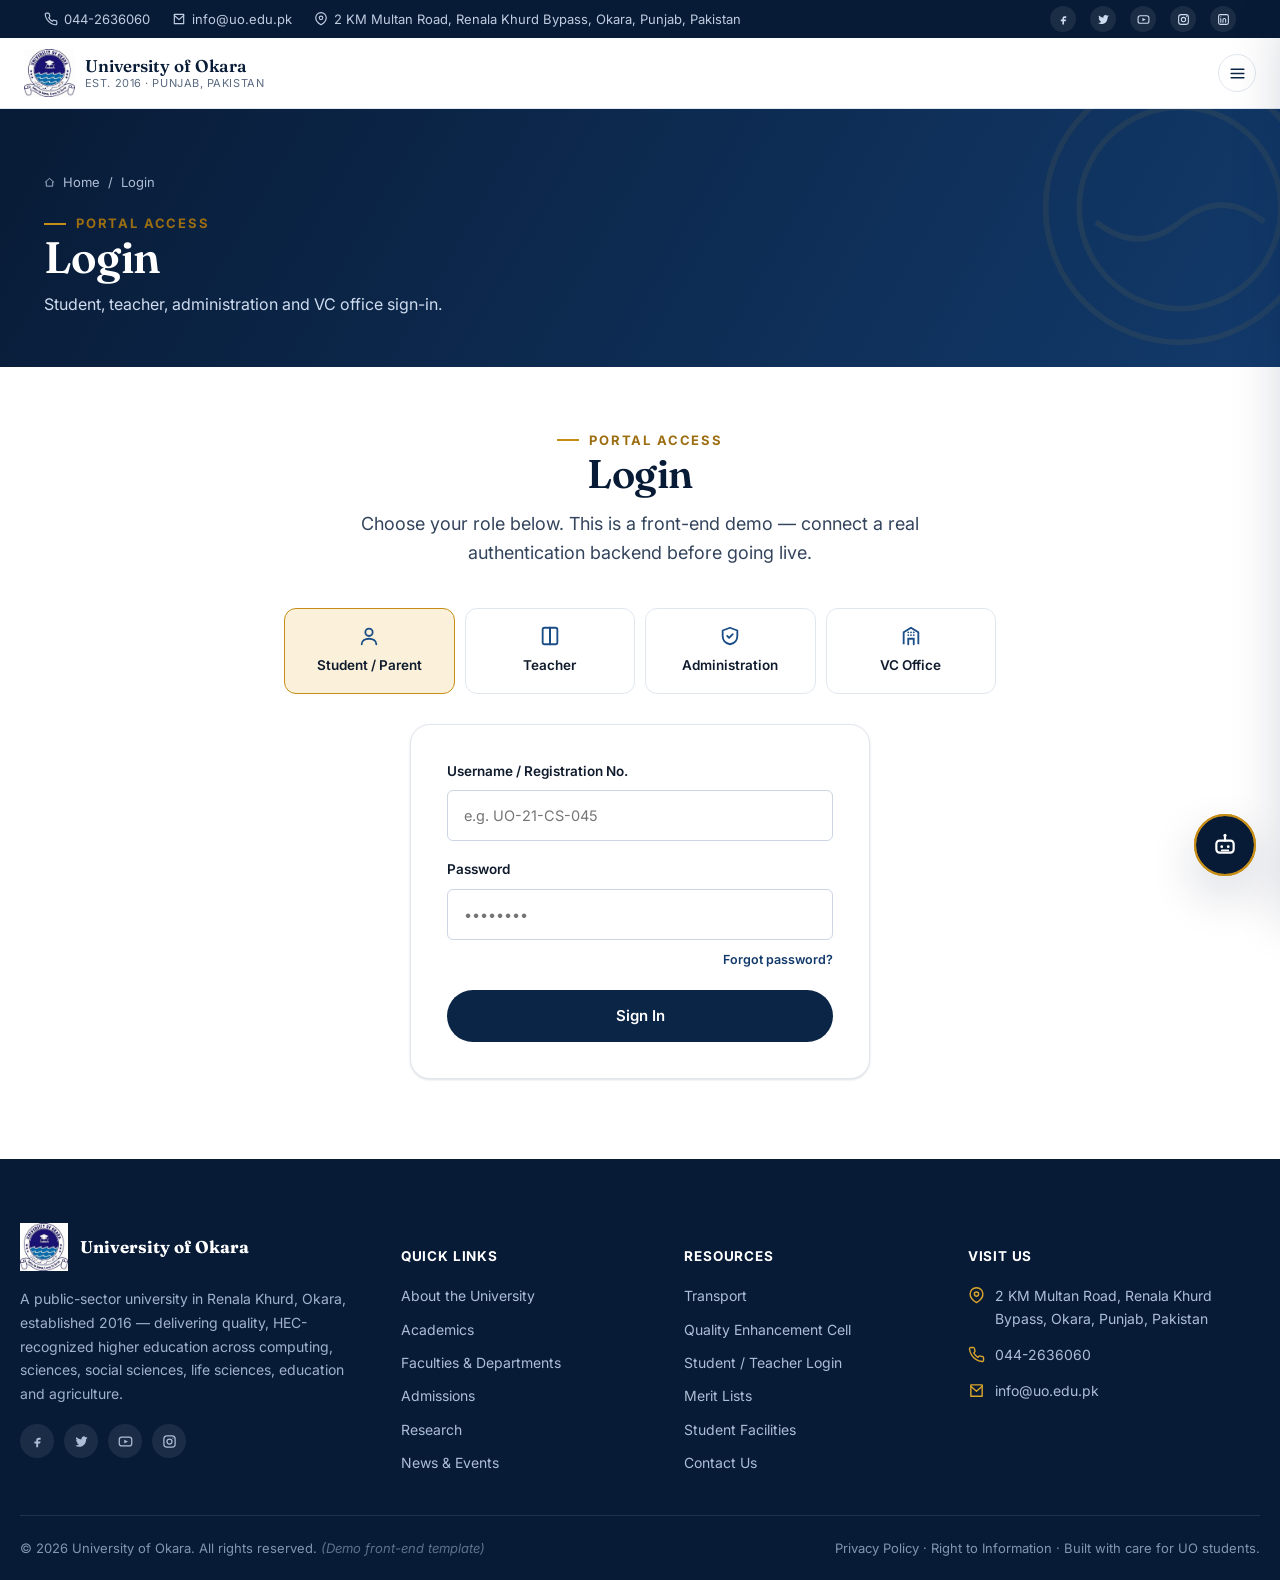
<file: login.html>
<!DOCTYPE html>
<html lang="en">
<head>
<meta charset="UTF-8">
  <meta name="viewport" content="width=device-width, initial-scale=1.0">
  <title>Portal Login | University of Okara</title>
  <meta name="description" content="Student, parent, teacher, administration and VC office login portal for University of Okara (demo).">
  <meta name="keywords" content="University of Okara login, UO student portal, UO teacher login">
  <link rel="canonical" href="https://www.uo-portal-example.edu.pk/login.html">
  <meta name="robots" content="index, follow">
  <meta name="theme-color" content="#0B2547">
  <!-- Open Graph -->
  <meta property="og:type" content="website">
  <meta property="og:title" content="Portal Login | University of Okara">
  <meta property="og:description" content="Student, parent, teacher, administration and VC office login portal for University of Okara (demo).">
  <meta property="og:url" content="https://www.uo-portal-example.edu.pk/login.html">
  <meta property="og:site_name" content="University of Okara">
  <meta property="og:image" content="https://www.uo-portal-example.edu.pk/assets/images/og-cover.jpg">
  <meta property="og:locale" content="en_PK">
  <!-- Twitter -->
  <meta name="twitter:card" content="summary_large_image">
  <meta name="twitter:title" content="Portal Login | University of Okara">
  <meta name="twitter:description" content="Student, parent, teacher, administration and VC office login portal for University of Okara (demo).">
  <!-- Favicons -->
  <link rel="icon" type="image/png" sizes="32x32" href="assets/images/favicon-32.png">
  <link rel="apple-touch-icon" sizes="192x192" href="assets/images/favicon-192.png">
  <!-- Fonts -->
  <link rel="preconnect" href="https://fonts.googleapis.com">
  <link rel="preconnect" href="https://fonts.gstatic.com" crossorigin>
  <link href="https://fonts.googleapis.com/css2?family=Fraunces:opsz,wght@9..144,500;9..144,600;9..144,700&family=Inter:wght@400;500;600;700;800&display=swap" rel="stylesheet">
  <link rel="stylesheet" href="assets/css/style.css">
  <script type="application/ld+json">{"@context":"https://schema.org","@type":"CollegeOrUniversity","name":"University of Okara","alternateName":"UO","url":"https://www.uo-portal-example.edu.pk","logo":"https://www.uo-portal-example.edu.pk/assets/images/logo-crest.png","foundingDate":"2016","address":{"@type":"PostalAddress","streetAddress":"2 KM Multan Road, Renala Khurd Bypass, Okara, Punjab, Pakistan","addressLocality":"Okara","addressRegion":"Punjab","addressCountry":"PK"},"contactPoint":{"@type":"ContactPoint","telephone":"044-2636060","email":"info@uo.edu.pk","contactType":"admissions"},"sameAs":["https://www.facebook.com/okarauniversityofficial/"]}</script>
</head>
<body class="page-login">
<a class="skip-link" href="#main">Skip to main content</a>
  <div class="header-wrap">
    <div class="topbar">
    <div class="container">
      <div class="topbar-left">
        <a href="tel:+92442636060"><svg viewBox="0 0 24 24" fill="none" width="1em" height="1em"><path d="M22 16.92v3a2 2 0 0 1-2.18 2 19.79 19.79 0 0 1-8.63-3.07 19.5 19.5 0 0 1-6-6 19.79 19.79 0 0 1-3.07-8.67A2 2 0 0 1 4.11 2h3a2 2 0 0 1 2 1.72c.127.96.361 1.903.7 2.81a2 2 0 0 1-.45 2.11L8.09 9.91a16 16 0 0 0 6 6l1.27-1.27a2 2 0 0 1 2.11-.45c.907.339 1.85.573 2.81.7A2 2 0 0 1 22 16.92z" stroke="currentColor" stroke-width="2" stroke-linecap="round" stroke-linejoin="round"/></svg>044-2636060</a>
        <a href="mailto:info@uo.edu.pk"><svg viewBox="0 0 24 24" fill="none" width="1em" height="1em"><path d="M4 4h16v16H4V4z" stroke="currentColor" stroke-width="2" stroke-linejoin="round"/><path d="M4 6l8 7 8-7" stroke="currentColor" stroke-width="2" stroke-linecap="round" stroke-linejoin="round"/></svg>info@uo.edu.pk</a>
        <a href="contact.html"><svg viewBox="0 0 24 24" fill="none" width="1em" height="1em"><path d="M21 10c0 7-9 12-9 12s-9-5-9-12a9 9 0 1 1 18 0z" stroke="currentColor" stroke-width="2" stroke-linejoin="round"/><circle cx="12" cy="10" r="3" stroke="currentColor" stroke-width="2"/></svg>2 KM Multan Road, Renala Khurd Bypass, Okara, Punjab, Pakistan</a>
      </div>
      <div class="topbar-right">
        <a href="https://www.facebook.com/okarauniversityofficial/" aria-label="Facebook" target="_blank" rel="noopener"><svg viewBox="0 0 24 24" fill="none" width="1em" height="1em"><path d="M14 9h3V6h-3a4 4 0 0 0-4 4v2H7v3h3v6h3v-6h3l1-3h-4v-2a1 1 0 0 1 1-1z" fill="currentColor"/></svg></a>
        <a href="#" aria-label="Twitter / X"><svg viewBox="0 0 24 24" fill="none" width="1em" height="1em"><path d="M22 5.9c-.8.35-1.6.6-2.5.7.9-.55 1.6-1.4 1.9-2.4-.85.5-1.8.85-2.8 1a3.9 3.9 0 0 0-6.7 3.6A11 11 0 0 1 3.7 4.7a4 4 0 0 0 1.2 5.3 4 4 0 0 1-1.8-.5 4 4 0 0 0 3.1 3.9 4 4 0 0 1-1.8.07 4 4 0 0 0 3.7 2.8A11 11 0 0 1 2 18.6a11.2 11.2 0 0 0 6.1 1.8c7.3 0 11.3-6.1 11.3-11.4v-.5c.8-.6 1.4-1.3 1.9-2.1z" fill="currentColor"/></svg></a>
        <a href="#" aria-label="YouTube"><svg viewBox="0 0 24 24" fill="none" width="1em" height="1em"><rect x="2" y="5" width="20" height="14" rx="4" stroke="currentColor" stroke-width="2"/><path d="M10 9l6 3-6 3z" fill="currentColor"/></svg></a>
        <a href="#" aria-label="Instagram"><svg viewBox="0 0 24 24" fill="none" width="1em" height="1em"><rect x="3" y="3" width="18" height="18" rx="5" stroke="currentColor" stroke-width="2"/><circle cx="12" cy="12" r="4" stroke="currentColor" stroke-width="2"/><circle cx="17.5" cy="6.5" r="1" fill="currentColor"/></svg></a>
        <a href="#" aria-label="LinkedIn"><svg viewBox="0 0 24 24" fill="none" width="1em" height="1em"><rect x="3" y="3" width="18" height="18" rx="3" stroke="currentColor" stroke-width="2"/><path d="M7 10v7M7 7v.01M11 17v-4.5a2.5 2.5 0 0 1 5 0V17" stroke="currentColor" stroke-width="2" stroke-linecap="round"/></svg></a>
      </div>
    </div>
  </div>
    <header class="site-header">
      <div class="container">
        <a class="brand" href="index.html" aria-label="University of Okara home">
          <img src="assets/images/logo-crest.png" alt="University of Okara official crest logo" width="48" height="46">
          <span class="brand-text"><strong>University of Okara</strong><span>Est. 2016 · Punjab, Pakistan</span></span>
        </a>
        <nav class="main-nav" aria-label="Primary">
          <ul>
            <li><a class="nav-link" href="index.html" >Home</a></li>
          <li>
      <a class="nav-link" href="about.html" >About <svg viewBox="0 0 24 24" fill="none" width="1em" height="1em"><path d="M6 9l6 6 6-6" stroke="currentColor" stroke-width="2" stroke-linecap="round" stroke-linejoin="round"/></svg></a>
      <div class="dropdown">
        <a href="about.html#story">Our Story</a>
        <a href="about.html#vc-message">Vice Chancellor's Message</a>
        <a href="about.html#mission">Mission & Vision</a>
      </div>
    </li>
          <li>
      <a class="nav-link" href="academics.html" >Academics <svg viewBox="0 0 24 24" fill="none" width="1em" height="1em"><path d="M6 9l6 6 6-6" stroke="currentColor" stroke-width="2" stroke-linecap="round" stroke-linejoin="round"/></svg></a>
      <div class="dropdown">
        <a href="academics.html#undergraduate">Undergraduate</a>
        <a href="academics.html#postgraduate">Postgraduate</a>
        <a href="academics.html#skill-training">Skill Training</a>
      </div>
    </li>
          <li>
      <a class="nav-link" href="faculties.html" >Faculties <svg viewBox="0 0 24 24" fill="none" width="1em" height="1em"><path d="M6 9l6 6 6-6" stroke="currentColor" stroke-width="2" stroke-linecap="round" stroke-linejoin="round"/></svg></a>
      <div class="mega">
        <div class="mega-col">
          <h5>Faculty of Computing</h5>
          <a href="faculties.html#department-of-computer-science">Department of Computer Science</a>
          <a href="faculties.html#department-of-software-engineering">Department of Software Engineering</a>
          <a href="faculties.html#department-of-information-technology">Department of Information Technology</a>
          <a href="faculties.html#department-of-data-science">Department of Data Science</a>
          <a href="faculties.html#faculty-of-computing" style="font-weight:700;color:#9C6E12;">View faculty →</a>
        </div>
        <div class="mega-col">
          <h5>Faculty of Management and Social Sciences</h5>
          <a href="faculties.html#institute-of-social-and-cultural-studies">Institute of Social and Cultural Studies</a>
          <a href="faculties.html#department-of-sociology">Department of Sociology</a>
          <a href="faculties.html#department-of-media-and-communication-studies">Department of Media & Communication Studies</a>
          <a href="faculties.html#school-of-law">School of Law</a>
          <a href="faculties.html#centre-for-english-language-and-learning">Centre for English Language and Learning</a>
          <a href="faculties.html#department-of-fine-arts">Department of Fine Arts</a>
          <a href="faculties.html#faculty-of-management-and-social-sciences" style="font-weight:700;color:#9C6E12;">+ 13 more →</a>
        </div>
        <div class="mega-col">
          <h5>Faculty of Sciences</h5>
          <a href="faculties.html#department-of-chemistry">Department of Chemistry</a>
          <a href="faculties.html#department-of-physics">Department of Physics</a>
          <a href="faculties.html#department-of-mathematics">Department of Mathematics</a>
          <a href="faculties.html#department-of-statistics">Department of Statistics</a>
          <a href="faculties.html#centre-for-nanosciences">Centre for Nanosciences</a>
          <a href="faculties.html#faculty-of-sciences" style="font-weight:700;color:#9C6E12;">View faculty →</a>
        </div>
        <div class="mega-col">
          <h5>Faculty of Life Sciences</h5>
          <a href="faculties.html#institute-of-pure-and-applied-zoology">Institute of Pure & Applied Zoology</a>
          <a href="faculties.html#department-of-biochemistry">Department of Biochemistry</a>
          <a href="faculties.html#department-of-biology">Department of Biology</a>
          <a href="faculties.html#department-of-molecular-biology">Department of Molecular Biology</a>
          <a href="faculties.html#department-of-zoology">Department of Zoology</a>
          <a href="faculties.html#department-of-fisheries-and-aquaculture">Department of Fisheries and Aquaculture</a>
          <a href="faculties.html#faculty-of-life-sciences" style="font-weight:700;color:#9C6E12;">+ 10 more →</a>
        </div>
        <div class="mega-col">
          <h5>Faculty of Health Sciences</h5>
          <a href="faculties.html#department-of-psychology">Department of Psychology</a>
          <a href="faculties.html#department-of-public-health">Department of Public Health</a>
          <a href="faculties.html#department-of-sports-sciences-and-physical-education">Department of Sports Sciences and Physical Education</a>
          <a href="faculties.html#faculty-of-health-sciences" style="font-weight:700;color:#9C6E12;">View faculty →</a>
        </div>
        <div class="mega-col">
          <h5>Faculty of Education</h5>
          <a href="faculties.html#department-of-science-education">Department of Science Education</a>
          <a href="faculties.html#department-of-teacher-education">Department of Teacher Education</a>
          <a href="faculties.html#department-of-educational-research-and-assessment">Department of Educational Research & Assessment</a>
          <a href="faculties.html#department-of-special-education">Department of Special Education</a>
          <a href="faculties.html#centre-of-skill-development">Centre of Skill Development</a>
          <a href="faculties.html#department-of-educational-studies">Department of Educational Studies</a>
          <a href="faculties.html#faculty-of-education" style="font-weight:700;color:#9C6E12;">+ 2 more →</a>
        </div>
        <div class="mega-col">
          <h5>Faculty of Environmental and Agricultural Sciences</h5>
          <a href="faculties.html#department-of-environmental-sciences">Department of Environmental Sciences</a>
          <a href="faculties.html#department-of-agricultural-sciences">Department of Agricultural Sciences</a>
          <a href="faculties.html#department-of-sustainability">Department of Sustainability</a>
          <a href="faculties.html#faculty-of-environmental-and-agricultural-sciences" style="font-weight:700;color:#9C6E12;">View faculty →</a>
        </div>
      </div>
    </li>
          <li>
      <a class="nav-link" href="admissions.html" >Admissions <svg viewBox="0 0 24 24" fill="none" width="1em" height="1em"><path d="M6 9l6 6 6-6" stroke="currentColor" stroke-width="2" stroke-linecap="round" stroke-linejoin="round"/></svg></a>
      <div class="dropdown">
        <a href="admissions.html#admission-ads">Admission Ads</a>
        <a href="admissions.html#apply-online">Apply Online</a>
        <a href="admissions.html#merit-list">Merit List</a>
      </div>
    </li>
          <li><a class="nav-link" href="research.html" >Research</a></li>
          <li><a class="nav-link" href="transport.html" >Transport</a></li>
          <li><a class="nav-link" href="qec.html" >QEC</a></li>
          <li>
      <a class="nav-link" href="news.html" >News <svg viewBox="0 0 24 24" fill="none" width="1em" height="1em"><path d="M6 9l6 6 6-6" stroke="currentColor" stroke-width="2" stroke-linecap="round" stroke-linejoin="round"/></svg></a>
      <div class="dropdown">
        <a href="news.html#news">News</a>
        <a href="news.html#events">Events</a>
        <a href="news.html#achievements">Achievements</a>
        <a href="news.html#facilities">Student Facilities</a>
      </div>
    </li>
          <li><a class="nav-link" href="contact.html" >Contact</a></li>
          </ul>
        </nav>
        <div class="head-actions">
          <div class="login-quick">
          <button class="login-btn" aria-label="Login menu"><svg viewBox="0 0 24 24" fill="none" width="1em" height="1em"><circle cx="12" cy="8" r="4" stroke="currentColor" stroke-width="2"/><path d="M4 21c0-4 4-6 8-6s8 2 8 6" stroke="currentColor" stroke-width="2" stroke-linecap="round"/></svg><span>Login</span><svg viewBox="0 0 24 24" fill="none" width="1em" height="1em"><path d="M6 9l6 6 6-6" stroke="currentColor" stroke-width="2" stroke-linecap="round" stroke-linejoin="round"/></svg></button>
          <div class="dropdown" style="right:0;left:auto;">
            <a href="login.html#student">Student / Parent Login</a>
            <a href="login.html#teacher">Teacher Login</a>
            <a href="login.html#admin">Administration Login</a>
            <a href="login.html#vc">VC Login</a>
          </div>
        </div>
          <a href="admissions.html#apply-online" class="btn btn-gold btn-sm">Apply Now</a>
          <button class="menu-toggle" aria-label="Open menu"><svg viewBox="0 0 24 24" fill="none" width="1em" height="1em"><path d="M3 6h18M3 12h18M3 18h18" stroke="currentColor" stroke-width="2" stroke-linecap="round"/></svg></button>
        </div>
      </div>
    </header>
  </div>
  <div class="drawer-backdrop"></div>
  <aside class="mobile-drawer" aria-label="Mobile navigation">
    <div class="drawer-head">
      <a class="brand" href="index.html"><img src="assets/images/logo-crest.png" alt="University of Okara crest" width="40" height="38"><span class="brand-text"><strong style="font-size:15px;">University of Okara</strong></span></a>
      <button class="drawer-close" aria-label="Close menu"><svg viewBox="0 0 24 24" fill="none" width="1em" height="1em"><path d="M6 6l12 12M18 6L6 18" stroke="currentColor" stroke-width="2" stroke-linecap="round"/></svg></button>
    </div>
    <nav class="drawer-nav">
      <a class="nav-link" href="index.html">Home</a>
      <details>
        <summary>About <svg viewBox="0 0 24 24" fill="none" width="1em" height="1em"><path d="M6 9l6 6 6-6" stroke="currentColor" stroke-width="2" stroke-linecap="round" stroke-linejoin="round"/></svg></summary>
        <div class="drawer-sub">
          <a href="about.html#story">Our Story</a>
          <a href="about.html#vc-message">Vice Chancellor's Message</a>
          <a href="about.html#mission">Mission & Vision</a>
        </div>
      </details>
      <details>
        <summary>Academics <svg viewBox="0 0 24 24" fill="none" width="1em" height="1em"><path d="M6 9l6 6 6-6" stroke="currentColor" stroke-width="2" stroke-linecap="round" stroke-linejoin="round"/></svg></summary>
        <div class="drawer-sub">
          <a href="academics.html#undergraduate">Undergraduate</a>
          <a href="academics.html#postgraduate">Postgraduate</a>
          <a href="academics.html#skill-training">Skill Training</a>
        </div>
      </details>
      <details>
        <summary>Faculties <svg viewBox="0 0 24 24" fill="none" width="1em" height="1em"><path d="M6 9l6 6 6-6" stroke="currentColor" stroke-width="2" stroke-linecap="round" stroke-linejoin="round"/></svg></summary>
        <div class="drawer-sub">
          <a href="faculties.html#faculty-of-computing">Faculty of Computing</a>
          <a href="faculties.html#faculty-of-management-and-social-sciences">Faculty of Management and Social Sciences</a>
          <a href="faculties.html#faculty-of-sciences">Faculty of Sciences</a>
          <a href="faculties.html#faculty-of-life-sciences">Faculty of Life Sciences</a>
          <a href="faculties.html#faculty-of-health-sciences">Faculty of Health Sciences</a>
          <a href="faculties.html#faculty-of-education">Faculty of Education</a>
          <a href="faculties.html#faculty-of-environmental-and-agricultural-sciences">Faculty of Environmental and Agricultural Sciences</a>
        </div>
      </details>
      <details>
        <summary>Admissions <svg viewBox="0 0 24 24" fill="none" width="1em" height="1em"><path d="M6 9l6 6 6-6" stroke="currentColor" stroke-width="2" stroke-linecap="round" stroke-linejoin="round"/></svg></summary>
        <div class="drawer-sub">
          <a href="admissions.html#admission-ads">Admission Ads</a>
          <a href="admissions.html#apply-online">Apply Online</a>
          <a href="admissions.html#merit-list">Merit List</a>
        </div>
      </details>
      <a class="nav-link" href="research.html">Research</a>
      <a class="nav-link" href="transport.html">Transport</a>
      <a class="nav-link" href="qec.html">QEC</a>
      <details>
        <summary>News <svg viewBox="0 0 24 24" fill="none" width="1em" height="1em"><path d="M6 9l6 6 6-6" stroke="currentColor" stroke-width="2" stroke-linecap="round" stroke-linejoin="round"/></svg></summary>
        <div class="drawer-sub">
          <a href="news.html#news">News</a>
          <a href="news.html#events">Events</a>
          <a href="news.html#achievements">Achievements</a>
          <a href="news.html#facilities">Student Facilities</a>
        </div>
      </details>
      <a class="nav-link" href="contact.html">Contact</a>
      <details>
        <summary>Login <svg viewBox="0 0 24 24" fill="none" width="1em" height="1em"><path d="M6 9l6 6 6-6" stroke="currentColor" stroke-width="2" stroke-linecap="round" stroke-linejoin="round"/></svg></summary>
        <div class="drawer-sub">
          <a href="login.html#student">Student / Parent Login</a>
          <a href="login.html#teacher">Teacher Login</a>
          <a href="login.html#admin">Administration Login</a>
          <a href="login.html#vc">VC Login</a>
        </div>
      </details>
    </nav>
    <div class="drawer-cta">
      <a href="admissions.html#apply-online" class="btn btn-gold btn-block">Apply Now</a>
    </div>
  </aside>
<main id="main">
<section class="page-hero">
    <svg class="seal-wm" viewBox="0 0 100 100" fill="none"><circle cx="50" cy="50" r="48" stroke="#D9A52B" stroke-width="2"/><circle cx="50" cy="50" r="36" stroke="#D9A52B" stroke-width="2"/><path d="M20 55c10 8 20 8 30 0s20-8 30 0" stroke="#D9A52B" stroke-width="2"/></svg>
    <div class="container">
      <div class="breadcrumb"><svg viewBox="0 0 24 24" fill="none" width="1em" height="1em"><path d="M3 11l9-8 9 8" stroke="currentColor" stroke-width="2" stroke-linecap="round" stroke-linejoin="round"/><path d="M5 10v10h14V10" stroke="currentColor" stroke-width="2" stroke-linejoin="round"/></svg><a href="index.html">Home</a> <span>/</span> <span>Login</span></div>
      <span class="eyebrow">Portal Access</span>
      <h1>Login</h1>
      <p>Student, teacher, administration and VC office sign-in.</p>
    </div>
  </section>
  <section class="section" style="padding-top:56px;">
    <div class="container" style="max-width:760px;">
      <div class="section-head center">
        <span class="eyebrow" style="justify-content:center">Portal Access</span>
        <h2>Login</h2>
        <p class="lede" style="margin-inline:auto;text-align:center;">Choose your role below. This is a front-end demo — connect a real authentication backend before going live.</p>
      </div>
      <div class="role-tabs">
        <button class="role-tab is-active" data-role="student"><span style="color:var(--navy-700);display:inline-flex;"><svg viewBox="0 0 24 24" fill="none" width="1em" height="1em"><circle cx="12" cy="8" r="4" stroke="currentColor" stroke-width="2"/><path d="M4 21c0-4 4-6 8-6s8 2 8 6" stroke="currentColor" stroke-width="2" stroke-linecap="round"/></svg></span><span>Student / Parent</span></button>
        <button class="role-tab" data-role="teacher"><span style="color:var(--navy-700);display:inline-flex;"><svg viewBox="0 0 24 24" fill="none" width="1em" height="1em"><path d="M4 5a2 2 0 0 1 2-2h6v18H6a2 2 0 0 1-2-2V5z" stroke="currentColor" stroke-width="2" stroke-linejoin="round"/><path d="M20 5a2 2 0 0 0-2-2h-6v18h6a2 2 0 0 0 2-2V5z" stroke="currentColor" stroke-width="2" stroke-linejoin="round"/></svg></span><span>Teacher</span></button>
        <button class="role-tab" data-role="admin"><span style="color:var(--navy-700);display:inline-flex;"><svg viewBox="0 0 24 24" fill="none" width="1em" height="1em"><path d="M12 3l8 3v6c0 5-3.5 8-8 9-4.5-1-8-4-8-9V6l8-3z" stroke="currentColor" stroke-width="2" stroke-linejoin="round"/><path d="M9 12l2 2 4-4" stroke="currentColor" stroke-width="2" stroke-linecap="round" stroke-linejoin="round"/></svg></span><span>Administration</span></button>
        <button class="role-tab" data-role="vc"><span style="color:var(--navy-700);display:inline-flex;"><svg viewBox="0 0 24 24" fill="none" width="1em" height="1em"><path d="M4 21V8l8-5 8 5v13" stroke="currentColor" stroke-width="2" stroke-linejoin="round"/><path d="M9 21v-6h6v6M9 11h.01M15 11h.01M12 11h.01M9 8h.01M15 8h.01M12 8h.01" stroke="currentColor" stroke-width="2" stroke-linecap="round"/></svg></span><span>VC Office</span></button>
      </div>
      <div class="role-panel is-active" data-role-panel="student">
        <div class="form-card" style="max-width:460px;margin-inline:auto;">
          <form data-demo-form="Sign-in captured — this is a frontend demo, connect an authentication backend to go live.">
            <div class="field" style="margin-bottom:18px;"><label>Username / Registration No.</label><input type="text" required placeholder="e.g. UO-21-CS-045"></div>
            <div class="field" style="margin-bottom:6px;"><label>Password</label><input type="password" required placeholder="••••••••"></div>
            <div style="text-align:right;margin-bottom:18px;"><a href="#" class="link-arrow" style="font-size:12.5px;border:none;">Forgot password?</a></div>
            <button type="submit" class="btn btn-navy btn-block">Sign In</button>
          </form>
        </div>
      </div>
      <div class="role-panel" data-role-panel="teacher">
        <div class="form-card" style="max-width:460px;margin-inline:auto;">
          <form data-demo-form="Sign-in captured — this is a frontend demo, connect an authentication backend to go live.">
            <div class="field" style="margin-bottom:18px;"><label>Username / Registration No.</label><input type="text" required placeholder="Employee / Faculty ID"></div>
            <div class="field" style="margin-bottom:6px;"><label>Password</label><input type="password" required placeholder="••••••••"></div>
            <div style="text-align:right;margin-bottom:18px;"><a href="#" class="link-arrow" style="font-size:12.5px;border:none;">Forgot password?</a></div>
            <button type="submit" class="btn btn-navy btn-block">Sign In</button>
          </form>
        </div>
      </div>
      <div class="role-panel" data-role-panel="admin">
        <div class="form-card" style="max-width:460px;margin-inline:auto;">
          <form data-demo-form="Sign-in captured — this is a frontend demo, connect an authentication backend to go live.">
            <div class="field" style="margin-bottom:18px;"><label>Username / Registration No.</label><input type="text" required placeholder="Staff ID"></div>
            <div class="field" style="margin-bottom:6px;"><label>Password</label><input type="password" required placeholder="••••••••"></div>
            <div style="text-align:right;margin-bottom:18px;"><a href="#" class="link-arrow" style="font-size:12.5px;border:none;">Forgot password?</a></div>
            <button type="submit" class="btn btn-navy btn-block">Sign In</button>
          </form>
        </div>
      </div>
      <div class="role-panel" data-role-panel="vc">
        <div class="form-card" style="max-width:460px;margin-inline:auto;">
          <form data-demo-form="Sign-in captured — this is a frontend demo, connect an authentication backend to go live.">
            <div class="field" style="margin-bottom:18px;"><label>Username / Registration No.</label><input type="text" required placeholder="Office ID"></div>
            <div class="field" style="margin-bottom:6px;"><label>Password</label><input type="password" required placeholder="••••••••"></div>
            <div style="text-align:right;margin-bottom:18px;"><a href="#" class="link-arrow" style="font-size:12.5px;border:none;">Forgot password?</a></div>
            <button type="submit" class="btn btn-navy btn-block">Sign In</button>
          </form>
        </div>
      </div>
    </div>
  </section>
  
</main>
<footer class="site-footer">
    <div class="container footer-top">
      <div>
        <div class="footer-brand">
          <img src="assets/images/logo-crest.png" alt="University of Okara crest" width="48" height="46">
          <strong>University of Okara</strong>
        </div>
        <p>A public-sector university in Renala Khurd, Okara, established 2016 — delivering quality, HEC-recognized higher education across computing, sciences, social sciences, life sciences, education and agriculture.</p>
        <div class="footer-social">
          <a href="https://www.facebook.com/okarauniversityofficial/" aria-label="Facebook" target="_blank" rel="noopener"><svg viewBox="0 0 24 24" fill="none" width="1em" height="1em"><path d="M14 9h3V6h-3a4 4 0 0 0-4 4v2H7v3h3v6h3v-6h3l1-3h-4v-2a1 1 0 0 1 1-1z" fill="currentColor"/></svg></a>
          <a href="#" aria-label="Twitter / X"><svg viewBox="0 0 24 24" fill="none" width="1em" height="1em"><path d="M22 5.9c-.8.35-1.6.6-2.5.7.9-.55 1.6-1.4 1.9-2.4-.85.5-1.8.85-2.8 1a3.9 3.9 0 0 0-6.7 3.6A11 11 0 0 1 3.7 4.7a4 4 0 0 0 1.2 5.3 4 4 0 0 1-1.8-.5 4 4 0 0 0 3.1 3.9 4 4 0 0 1-1.8.07 4 4 0 0 0 3.7 2.8A11 11 0 0 1 2 18.6a11.2 11.2 0 0 0 6.1 1.8c7.3 0 11.3-6.1 11.3-11.4v-.5c.8-.6 1.4-1.3 1.9-2.1z" fill="currentColor"/></svg></a>
          <a href="#" aria-label="YouTube"><svg viewBox="0 0 24 24" fill="none" width="1em" height="1em"><rect x="2" y="5" width="20" height="14" rx="4" stroke="currentColor" stroke-width="2"/><path d="M10 9l6 3-6 3z" fill="currentColor"/></svg></a>
          <a href="#" aria-label="Instagram"><svg viewBox="0 0 24 24" fill="none" width="1em" height="1em"><rect x="3" y="3" width="18" height="18" rx="5" stroke="currentColor" stroke-width="2"/><circle cx="12" cy="12" r="4" stroke="currentColor" stroke-width="2"/><circle cx="17.5" cy="6.5" r="1" fill="currentColor"/></svg></a>
        </div>
      </div>
      <div>
        <h5>Quick Links</h5>
        <div class="footer-links">
          <a href="about.html">About the University</a>
          <a href="academics.html">Academics</a>
          <a href="faculties.html">Faculties &amp; Departments</a>
          <a href="admissions.html">Admissions</a>
          <a href="research.html">Research</a>
          <a href="news.html">News &amp; Events</a>
        </div>
      </div>
      <div>
        <h5>Resources</h5>
        <div class="footer-links">
          <a href="transport.html">Transport</a>
          <a href="qec.html">Quality Enhancement Cell</a>
          <a href="login.html">Student / Teacher Login</a>
          <a href="admissions.html#merit-list">Merit Lists</a>
          <a href="news.html#facilities">Student Facilities</a>
          <a href="contact.html">Contact Us</a>
        </div>
      </div>
      <div>
        <h5>Visit Us</h5>
        <ul class="footer-contact">
          <li><svg viewBox="0 0 24 24" fill="none" width="1em" height="1em"><path d="M21 10c0 7-9 12-9 12s-9-5-9-12a9 9 0 1 1 18 0z" stroke="currentColor" stroke-width="2" stroke-linejoin="round"/><circle cx="12" cy="10" r="3" stroke="currentColor" stroke-width="2"/></svg><span>2 KM Multan Road, Renala Khurd Bypass, Okara, Punjab, Pakistan</span></li>
          <li><svg viewBox="0 0 24 24" fill="none" width="1em" height="1em"><path d="M22 16.92v3a2 2 0 0 1-2.18 2 19.79 19.79 0 0 1-8.63-3.07 19.5 19.5 0 0 1-6-6 19.79 19.79 0 0 1-3.07-8.67A2 2 0 0 1 4.11 2h3a2 2 0 0 1 2 1.72c.127.96.361 1.903.7 2.81a2 2 0 0 1-.45 2.11L8.09 9.91a16 16 0 0 0 6 6l1.27-1.27a2 2 0 0 1 2.11-.45c.907.339 1.85.573 2.81.7A2 2 0 0 1 22 16.92z" stroke="currentColor" stroke-width="2" stroke-linecap="round" stroke-linejoin="round"/></svg><span>044-2636060</span></li>
          <li><svg viewBox="0 0 24 24" fill="none" width="1em" height="1em"><path d="M4 4h16v16H4V4z" stroke="currentColor" stroke-width="2" stroke-linejoin="round"/><path d="M4 6l8 7 8-7" stroke="currentColor" stroke-width="2" stroke-linecap="round" stroke-linejoin="round"/></svg><span>info@uo.edu.pk</span></li>
        </ul>
      </div>
    </div>
    <div class="container footer-bottom">
      <span>© <span id="y"></span> University of Okara. All rights reserved. <em style="opacity:.7">(Demo front-end template)</em></span>
      <span><a href="#">Privacy Policy</a> · <a href="#">Right to Information</a> · Built with care for UO students.</span>
    </div>
  </footer>
  <script>document.getElementById('y') && (document.getElementById('y').textContent = new Date().getFullYear());</script>
<div class="modal-backdrop">
    <div class="modal-box">
      <button class="modal-close" aria-label="Close video"><svg viewBox="0 0 24 24" fill="none" width="1em" height="1em"><path d="M6 6l12 12M18 6L6 18" stroke="currentColor" stroke-width="2" stroke-linecap="round"/></svg></button>
      <div class="modal-body">
        <svg viewBox="0 0 24 24" fill="none" width="1em" height="1em"><path d="M8 5v14l11-7z" fill="currentColor"/></svg>
        <strong data-modal-title style="font-family:'Fraunces',serif;font-size:18px;color:#fff;"></strong>
        <span>Video placeholder — embed your YouTube / Vimeo ID here.</span>
      </div>
    </div>
  </div>
<button class="chatbot-launcher" aria-label="Open admissions chat assistant">
    <span class="pulse"></span>
    <svg viewBox="0 0 24 24" fill="none" width="1em" height="1em"><rect x="4" y="8" width="16" height="11" rx="3" stroke="currentColor" stroke-width="2"/><path d="M12 8V4" stroke="currentColor" stroke-width="2" stroke-linecap="round"/><circle cx="12" cy="3" r="1.4" fill="currentColor"/><circle cx="9" cy="13.5" r="1.3" fill="currentColor"/><circle cx="15" cy="13.5" r="1.3" fill="currentColor"/><path d="M9 17h6" stroke="currentColor" stroke-width="1.6" stroke-linecap="round"/></svg>
  </button>
  <div class="chatbot-panel" aria-hidden="true">
    <div class="chat-head">
      <div class="ic"><svg viewBox="0 0 24 24" fill="none" width="1em" height="1em"><rect x="4" y="8" width="16" height="11" rx="3" stroke="currentColor" stroke-width="2"/><path d="M12 8V4" stroke="currentColor" stroke-width="2" stroke-linecap="round"/><circle cx="12" cy="3" r="1.4" fill="currentColor"/><circle cx="9" cy="13.5" r="1.3" fill="currentColor"/><circle cx="15" cy="13.5" r="1.3" fill="currentColor"/><path d="M9 17h6" stroke="currentColor" stroke-width="1.6" stroke-linecap="round"/></svg></div>
      <div>
        <strong>UO Assist</strong>
        <span>Online · rule-based FAQ demo</span>
      </div>
      <button class="chat-close" aria-label="Close chat"><svg viewBox="0 0 24 24" fill="none" width="1em" height="1em"><path d="M6 6l12 12M18 6L6 18" stroke="currentColor" stroke-width="2" stroke-linecap="round"/></svg></button>
    </div>
    <div class="chat-body">
      <div class="msg bot">Assalam-o-Alaikum! 👋 I'm the UO Assist demo bot. Ask me about admissions, faculties, transport, hostels or contact info.</div>
    </div>
    <div class="chat-chips"></div>
    <form class="chat-input">
      <input type="text" placeholder="Type your question…" aria-label="Type your question">
      <button type="submit" aria-label="Send"><svg viewBox="0 0 24 24" fill="none" width="1em" height="1em"><path d="M22 2L11 13" stroke="currentColor" stroke-width="2" stroke-linecap="round" stroke-linejoin="round"/><path d="M22 2l-7 20-4-9-9-4 20-7z" stroke="currentColor" stroke-width="2" stroke-linejoin="round"/></svg></button>
    </form>
  </div>
  <button class="back-top" aria-label="Back to top"><svg viewBox="0 0 24 24" fill="none" width="1em" height="1em"><path d="M12 19V5M5 12l7-7 7 7" stroke="currentColor" stroke-width="2" stroke-linecap="round" stroke-linejoin="round"/></svg></button>
  <div class="toast"><span></span></div>
<script src="assets/js/chatbot-data.js" defer></script>
  <script src="assets/js/chatbot-widget.js" defer></script>
  <script src="assets/js/main.js" defer></script>
</body>
</html>
</file>
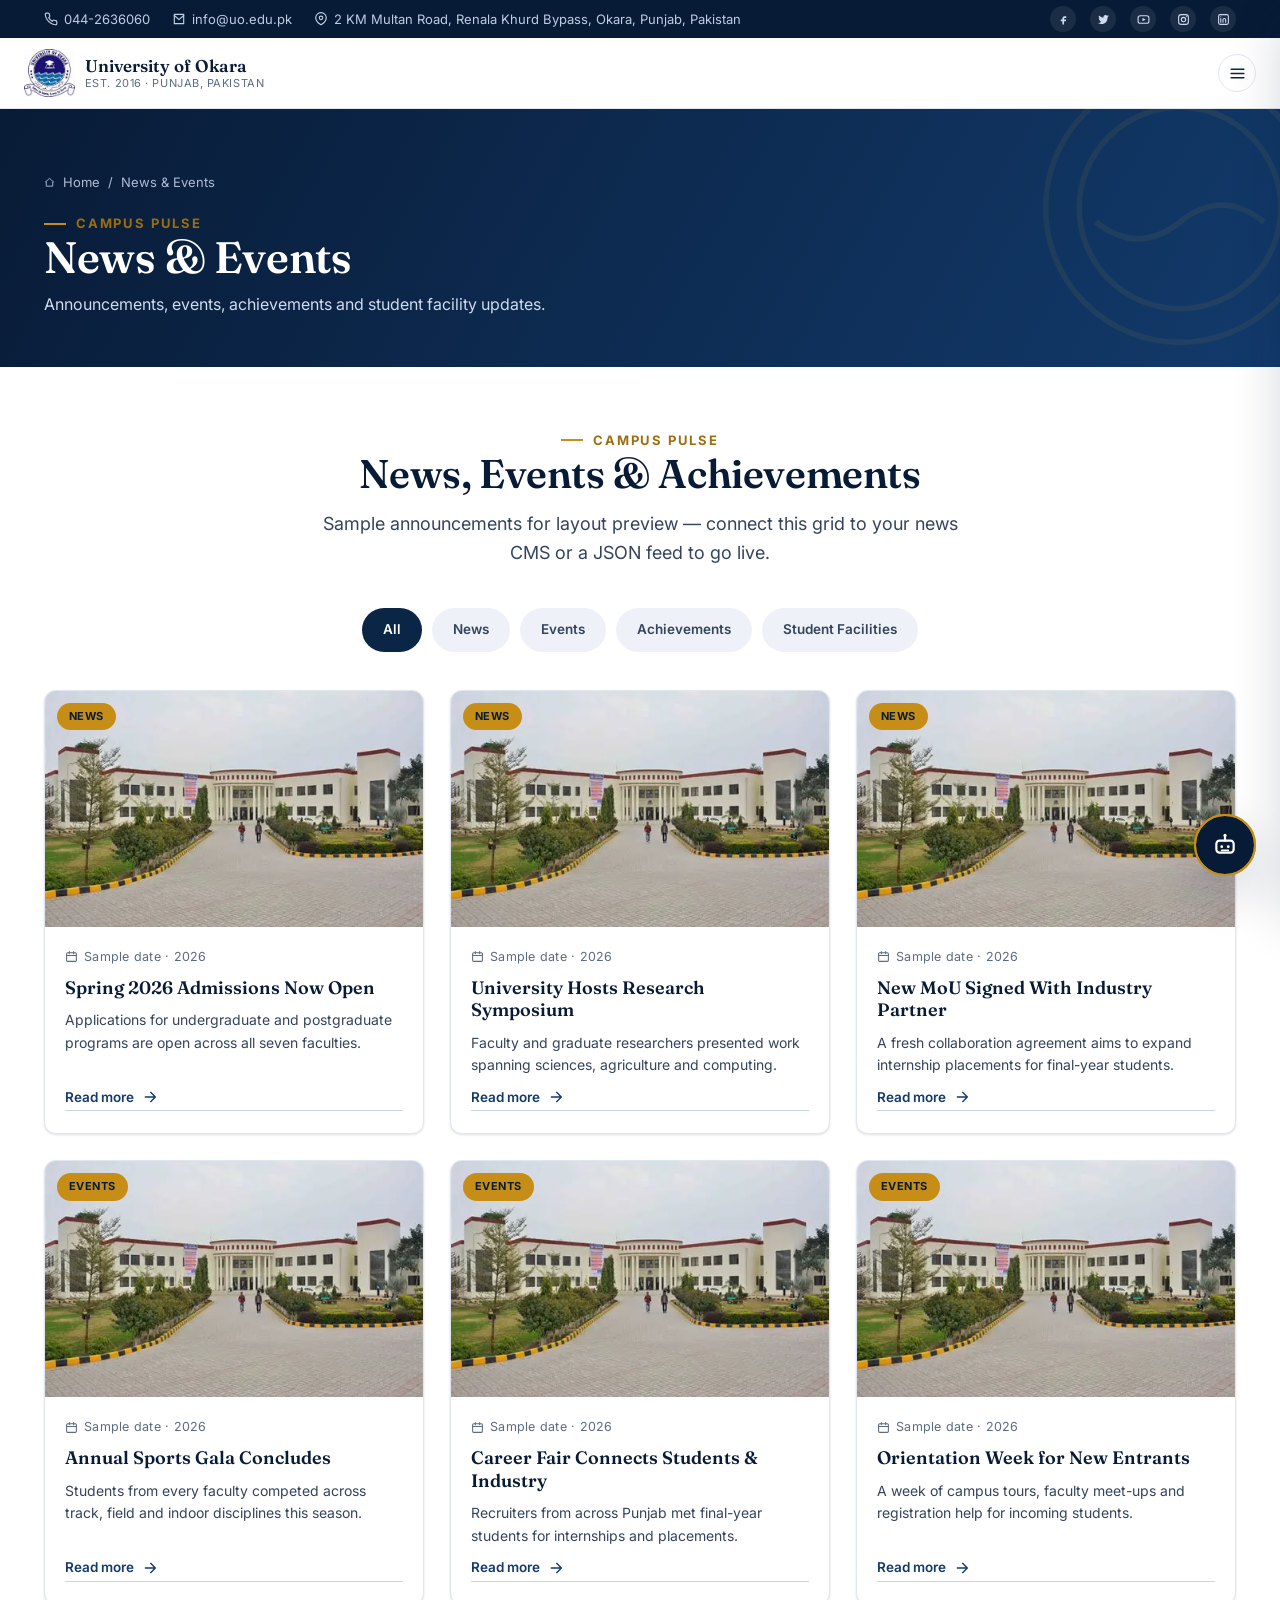
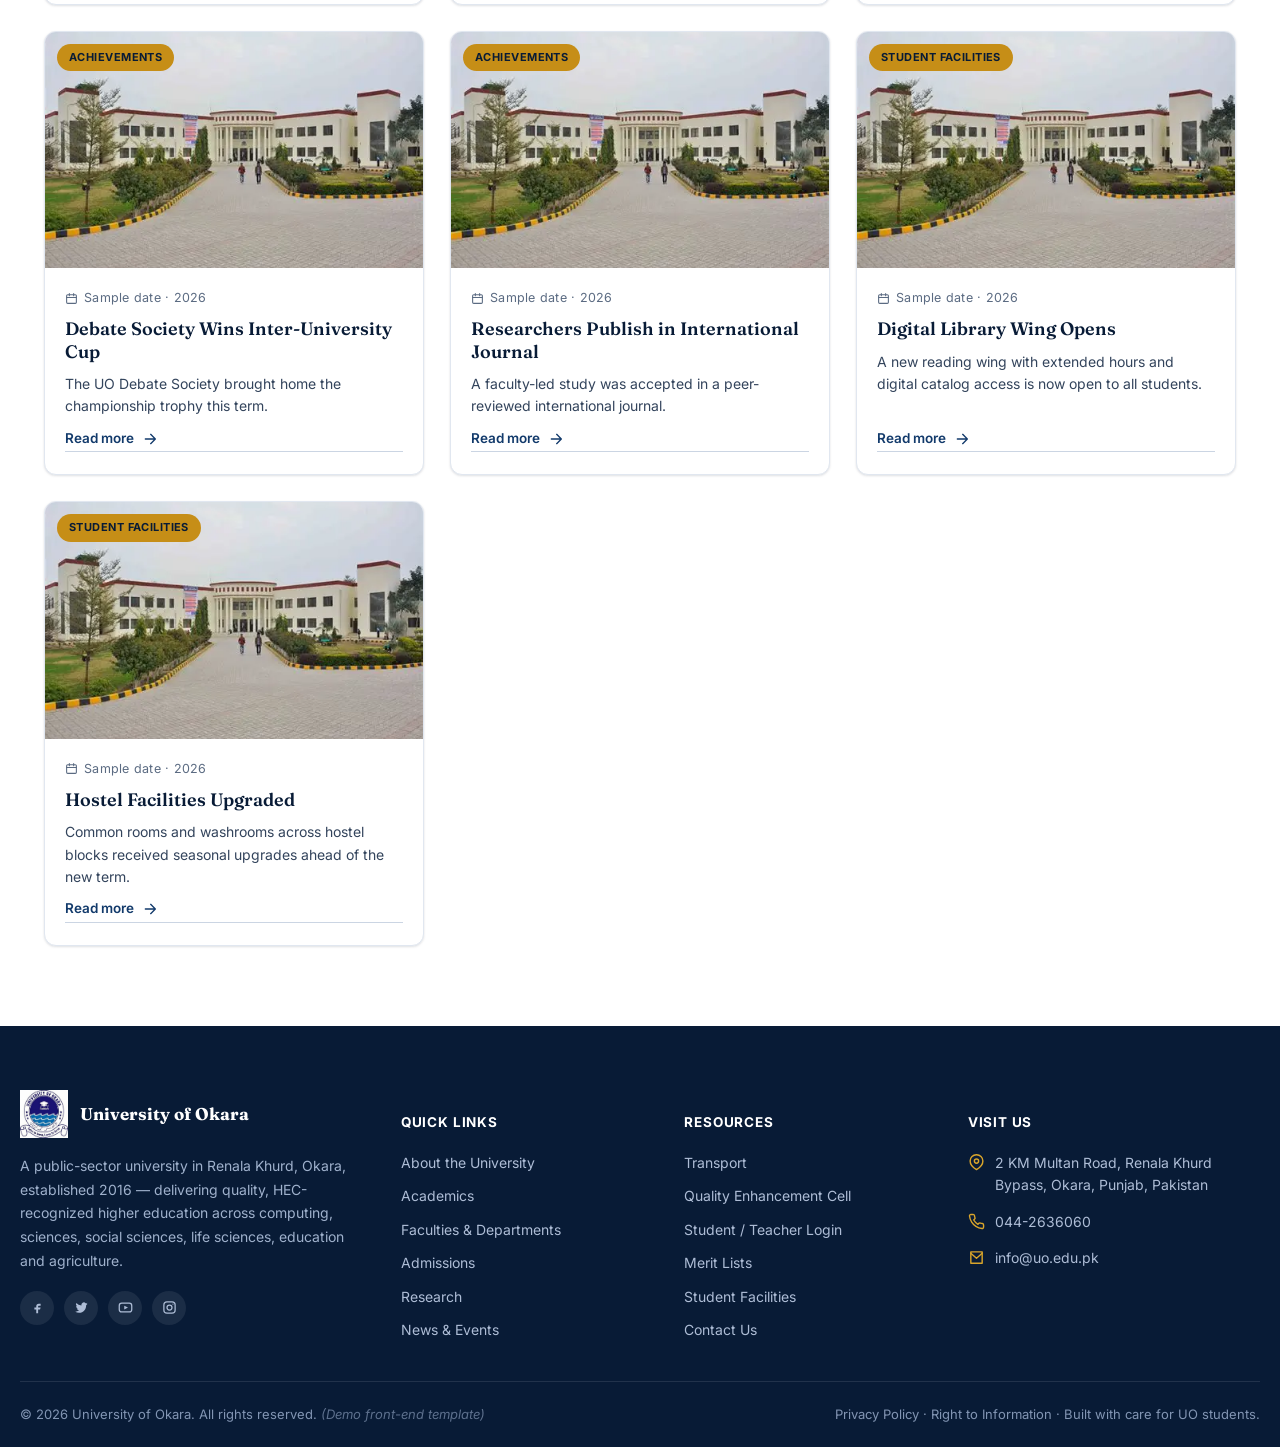
<file: news.html>
<!DOCTYPE html>
<html lang="en">
<head>
<meta charset="UTF-8">
  <meta name="viewport" content="width=device-width, initial-scale=1.0">
  <title>News & Events | University of Okara</title>
  <meta name="description" content="Latest news, events, achievements and student-facility updates from University of Okara.">
  <meta name="keywords" content="University of Okara news, UO events, Okara university achievements">
  <link rel="canonical" href="https://www.uo-portal-example.edu.pk/news.html">
  <meta name="robots" content="index, follow">
  <meta name="theme-color" content="#0B2547">
  <!-- Open Graph -->
  <meta property="og:type" content="website">
  <meta property="og:title" content="News & Events | University of Okara">
  <meta property="og:description" content="Latest news, events, achievements and student-facility updates from University of Okara.">
  <meta property="og:url" content="https://www.uo-portal-example.edu.pk/news.html">
  <meta property="og:site_name" content="University of Okara">
  <meta property="og:image" content="https://www.uo-portal-example.edu.pk/assets/images/og-cover.jpg">
  <meta property="og:locale" content="en_PK">
  <!-- Twitter -->
  <meta name="twitter:card" content="summary_large_image">
  <meta name="twitter:title" content="News & Events | University of Okara">
  <meta name="twitter:description" content="Latest news, events, achievements and student-facility updates from University of Okara.">
  <!-- Favicons -->
  <link rel="icon" type="image/png" sizes="32x32" href="assets/images/favicon-32.png">
  <link rel="apple-touch-icon" sizes="192x192" href="assets/images/favicon-192.png">
  <!-- Fonts -->
  <link rel="preconnect" href="https://fonts.googleapis.com">
  <link rel="preconnect" href="https://fonts.gstatic.com" crossorigin>
  <link href="https://fonts.googleapis.com/css2?family=Fraunces:opsz,wght@9..144,500;9..144,600;9..144,700&family=Inter:wght@400;500;600;700;800&display=swap" rel="stylesheet">
  <link rel="stylesheet" href="assets/css/style.css">
  <script type="application/ld+json">{"@context":"https://schema.org","@type":"CollegeOrUniversity","name":"University of Okara","alternateName":"UO","url":"https://www.uo-portal-example.edu.pk","logo":"https://www.uo-portal-example.edu.pk/assets/images/logo-crest.png","foundingDate":"2016","address":{"@type":"PostalAddress","streetAddress":"2 KM Multan Road, Renala Khurd Bypass, Okara, Punjab, Pakistan","addressLocality":"Okara","addressRegion":"Punjab","addressCountry":"PK"},"contactPoint":{"@type":"ContactPoint","telephone":"044-2636060","email":"info@uo.edu.pk","contactType":"admissions"},"sameAs":["https://www.facebook.com/okarauniversityofficial/"]}</script>
</head>
<body class="page-news">
<a class="skip-link" href="#main">Skip to main content</a>
  <div class="header-wrap">
    <div class="topbar">
    <div class="container">
      <div class="topbar-left">
        <a href="tel:+92442636060"><svg viewBox="0 0 24 24" fill="none" width="1em" height="1em"><path d="M22 16.92v3a2 2 0 0 1-2.18 2 19.79 19.79 0 0 1-8.63-3.07 19.5 19.5 0 0 1-6-6 19.79 19.79 0 0 1-3.07-8.67A2 2 0 0 1 4.11 2h3a2 2 0 0 1 2 1.72c.127.96.361 1.903.7 2.81a2 2 0 0 1-.45 2.11L8.09 9.91a16 16 0 0 0 6 6l1.27-1.27a2 2 0 0 1 2.11-.45c.907.339 1.85.573 2.81.7A2 2 0 0 1 22 16.92z" stroke="currentColor" stroke-width="2" stroke-linecap="round" stroke-linejoin="round"/></svg>044-2636060</a>
        <a href="mailto:info@uo.edu.pk"><svg viewBox="0 0 24 24" fill="none" width="1em" height="1em"><path d="M4 4h16v16H4V4z" stroke="currentColor" stroke-width="2" stroke-linejoin="round"/><path d="M4 6l8 7 8-7" stroke="currentColor" stroke-width="2" stroke-linecap="round" stroke-linejoin="round"/></svg>info@uo.edu.pk</a>
        <a href="contact.html"><svg viewBox="0 0 24 24" fill="none" width="1em" height="1em"><path d="M21 10c0 7-9 12-9 12s-9-5-9-12a9 9 0 1 1 18 0z" stroke="currentColor" stroke-width="2" stroke-linejoin="round"/><circle cx="12" cy="10" r="3" stroke="currentColor" stroke-width="2"/></svg>2 KM Multan Road, Renala Khurd Bypass, Okara, Punjab, Pakistan</a>
      </div>
      <div class="topbar-right">
        <a href="https://www.facebook.com/okarauniversityofficial/" aria-label="Facebook" target="_blank" rel="noopener"><svg viewBox="0 0 24 24" fill="none" width="1em" height="1em"><path d="M14 9h3V6h-3a4 4 0 0 0-4 4v2H7v3h3v6h3v-6h3l1-3h-4v-2a1 1 0 0 1 1-1z" fill="currentColor"/></svg></a>
        <a href="#" aria-label="Twitter / X"><svg viewBox="0 0 24 24" fill="none" width="1em" height="1em"><path d="M22 5.9c-.8.35-1.6.6-2.5.7.9-.55 1.6-1.4 1.9-2.4-.85.5-1.8.85-2.8 1a3.9 3.9 0 0 0-6.7 3.6A11 11 0 0 1 3.7 4.7a4 4 0 0 0 1.2 5.3 4 4 0 0 1-1.8-.5 4 4 0 0 0 3.1 3.9 4 4 0 0 1-1.8.07 4 4 0 0 0 3.7 2.8A11 11 0 0 1 2 18.6a11.2 11.2 0 0 0 6.1 1.8c7.3 0 11.3-6.1 11.3-11.4v-.5c.8-.6 1.4-1.3 1.9-2.1z" fill="currentColor"/></svg></a>
        <a href="#" aria-label="YouTube"><svg viewBox="0 0 24 24" fill="none" width="1em" height="1em"><rect x="2" y="5" width="20" height="14" rx="4" stroke="currentColor" stroke-width="2"/><path d="M10 9l6 3-6 3z" fill="currentColor"/></svg></a>
        <a href="#" aria-label="Instagram"><svg viewBox="0 0 24 24" fill="none" width="1em" height="1em"><rect x="3" y="3" width="18" height="18" rx="5" stroke="currentColor" stroke-width="2"/><circle cx="12" cy="12" r="4" stroke="currentColor" stroke-width="2"/><circle cx="17.5" cy="6.5" r="1" fill="currentColor"/></svg></a>
        <a href="#" aria-label="LinkedIn"><svg viewBox="0 0 24 24" fill="none" width="1em" height="1em"><rect x="3" y="3" width="18" height="18" rx="3" stroke="currentColor" stroke-width="2"/><path d="M7 10v7M7 7v.01M11 17v-4.5a2.5 2.5 0 0 1 5 0V17" stroke="currentColor" stroke-width="2" stroke-linecap="round"/></svg></a>
      </div>
    </div>
  </div>
    <header class="site-header">
      <div class="container">
        <a class="brand" href="index.html" aria-label="University of Okara home">
          <img src="assets/images/logo-crest.png" alt="University of Okara official crest logo" width="48" height="46">
          <span class="brand-text"><strong>University of Okara</strong><span>Est. 2016 · Punjab, Pakistan</span></span>
        </a>
        <nav class="main-nav" aria-label="Primary">
          <ul>
            <li><a class="nav-link" href="index.html" >Home</a></li>
          <li>
      <a class="nav-link" href="about.html" >About <svg viewBox="0 0 24 24" fill="none" width="1em" height="1em"><path d="M6 9l6 6 6-6" stroke="currentColor" stroke-width="2" stroke-linecap="round" stroke-linejoin="round"/></svg></a>
      <div class="dropdown">
        <a href="about.html#story">Our Story</a>
        <a href="about.html#vc-message">Vice Chancellor's Message</a>
        <a href="about.html#mission">Mission & Vision</a>
      </div>
    </li>
          <li>
      <a class="nav-link" href="academics.html" >Academics <svg viewBox="0 0 24 24" fill="none" width="1em" height="1em"><path d="M6 9l6 6 6-6" stroke="currentColor" stroke-width="2" stroke-linecap="round" stroke-linejoin="round"/></svg></a>
      <div class="dropdown">
        <a href="academics.html#undergraduate">Undergraduate</a>
        <a href="academics.html#postgraduate">Postgraduate</a>
        <a href="academics.html#skill-training">Skill Training</a>
      </div>
    </li>
          <li>
      <a class="nav-link" href="faculties.html" >Faculties <svg viewBox="0 0 24 24" fill="none" width="1em" height="1em"><path d="M6 9l6 6 6-6" stroke="currentColor" stroke-width="2" stroke-linecap="round" stroke-linejoin="round"/></svg></a>
      <div class="mega">
        <div class="mega-col">
          <h5>Faculty of Computing</h5>
          <a href="faculties.html#department-of-computer-science">Department of Computer Science</a>
          <a href="faculties.html#department-of-software-engineering">Department of Software Engineering</a>
          <a href="faculties.html#department-of-information-technology">Department of Information Technology</a>
          <a href="faculties.html#department-of-data-science">Department of Data Science</a>
          <a href="faculties.html#faculty-of-computing" style="font-weight:700;color:#9C6E12;">View faculty →</a>
        </div>
        <div class="mega-col">
          <h5>Faculty of Management and Social Sciences</h5>
          <a href="faculties.html#institute-of-social-and-cultural-studies">Institute of Social and Cultural Studies</a>
          <a href="faculties.html#department-of-sociology">Department of Sociology</a>
          <a href="faculties.html#department-of-media-and-communication-studies">Department of Media & Communication Studies</a>
          <a href="faculties.html#school-of-law">School of Law</a>
          <a href="faculties.html#centre-for-english-language-and-learning">Centre for English Language and Learning</a>
          <a href="faculties.html#department-of-fine-arts">Department of Fine Arts</a>
          <a href="faculties.html#faculty-of-management-and-social-sciences" style="font-weight:700;color:#9C6E12;">+ 13 more →</a>
        </div>
        <div class="mega-col">
          <h5>Faculty of Sciences</h5>
          <a href="faculties.html#department-of-chemistry">Department of Chemistry</a>
          <a href="faculties.html#department-of-physics">Department of Physics</a>
          <a href="faculties.html#department-of-mathematics">Department of Mathematics</a>
          <a href="faculties.html#department-of-statistics">Department of Statistics</a>
          <a href="faculties.html#centre-for-nanosciences">Centre for Nanosciences</a>
          <a href="faculties.html#faculty-of-sciences" style="font-weight:700;color:#9C6E12;">View faculty →</a>
        </div>
        <div class="mega-col">
          <h5>Faculty of Life Sciences</h5>
          <a href="faculties.html#institute-of-pure-and-applied-zoology">Institute of Pure & Applied Zoology</a>
          <a href="faculties.html#department-of-biochemistry">Department of Biochemistry</a>
          <a href="faculties.html#department-of-biology">Department of Biology</a>
          <a href="faculties.html#department-of-molecular-biology">Department of Molecular Biology</a>
          <a href="faculties.html#department-of-zoology">Department of Zoology</a>
          <a href="faculties.html#department-of-fisheries-and-aquaculture">Department of Fisheries and Aquaculture</a>
          <a href="faculties.html#faculty-of-life-sciences" style="font-weight:700;color:#9C6E12;">+ 10 more →</a>
        </div>
        <div class="mega-col">
          <h5>Faculty of Health Sciences</h5>
          <a href="faculties.html#department-of-psychology">Department of Psychology</a>
          <a href="faculties.html#department-of-public-health">Department of Public Health</a>
          <a href="faculties.html#department-of-sports-sciences-and-physical-education">Department of Sports Sciences and Physical Education</a>
          <a href="faculties.html#faculty-of-health-sciences" style="font-weight:700;color:#9C6E12;">View faculty →</a>
        </div>
        <div class="mega-col">
          <h5>Faculty of Education</h5>
          <a href="faculties.html#department-of-science-education">Department of Science Education</a>
          <a href="faculties.html#department-of-teacher-education">Department of Teacher Education</a>
          <a href="faculties.html#department-of-educational-research-and-assessment">Department of Educational Research & Assessment</a>
          <a href="faculties.html#department-of-special-education">Department of Special Education</a>
          <a href="faculties.html#centre-of-skill-development">Centre of Skill Development</a>
          <a href="faculties.html#department-of-educational-studies">Department of Educational Studies</a>
          <a href="faculties.html#faculty-of-education" style="font-weight:700;color:#9C6E12;">+ 2 more →</a>
        </div>
        <div class="mega-col">
          <h5>Faculty of Environmental and Agricultural Sciences</h5>
          <a href="faculties.html#department-of-environmental-sciences">Department of Environmental Sciences</a>
          <a href="faculties.html#department-of-agricultural-sciences">Department of Agricultural Sciences</a>
          <a href="faculties.html#department-of-sustainability">Department of Sustainability</a>
          <a href="faculties.html#faculty-of-environmental-and-agricultural-sciences" style="font-weight:700;color:#9C6E12;">View faculty →</a>
        </div>
      </div>
    </li>
          <li>
      <a class="nav-link" href="admissions.html" >Admissions <svg viewBox="0 0 24 24" fill="none" width="1em" height="1em"><path d="M6 9l6 6 6-6" stroke="currentColor" stroke-width="2" stroke-linecap="round" stroke-linejoin="round"/></svg></a>
      <div class="dropdown">
        <a href="admissions.html#admission-ads">Admission Ads</a>
        <a href="admissions.html#apply-online">Apply Online</a>
        <a href="admissions.html#merit-list">Merit List</a>
      </div>
    </li>
          <li><a class="nav-link" href="research.html" >Research</a></li>
          <li><a class="nav-link" href="transport.html" >Transport</a></li>
          <li><a class="nav-link" href="qec.html" >QEC</a></li>
          <li>
      <a class="nav-link" href="news.html" aria-current="page">News <svg viewBox="0 0 24 24" fill="none" width="1em" height="1em"><path d="M6 9l6 6 6-6" stroke="currentColor" stroke-width="2" stroke-linecap="round" stroke-linejoin="round"/></svg></a>
      <div class="dropdown">
        <a href="news.html#news">News</a>
        <a href="news.html#events">Events</a>
        <a href="news.html#achievements">Achievements</a>
        <a href="news.html#facilities">Student Facilities</a>
      </div>
    </li>
          <li><a class="nav-link" href="contact.html" >Contact</a></li>
          </ul>
        </nav>
        <div class="head-actions">
          <div class="login-quick">
          <button class="login-btn" aria-label="Login menu"><svg viewBox="0 0 24 24" fill="none" width="1em" height="1em"><circle cx="12" cy="8" r="4" stroke="currentColor" stroke-width="2"/><path d="M4 21c0-4 4-6 8-6s8 2 8 6" stroke="currentColor" stroke-width="2" stroke-linecap="round"/></svg><span>Login</span><svg viewBox="0 0 24 24" fill="none" width="1em" height="1em"><path d="M6 9l6 6 6-6" stroke="currentColor" stroke-width="2" stroke-linecap="round" stroke-linejoin="round"/></svg></button>
          <div class="dropdown" style="right:0;left:auto;">
            <a href="login.html#student">Student / Parent Login</a>
            <a href="login.html#teacher">Teacher Login</a>
            <a href="login.html#admin">Administration Login</a>
            <a href="login.html#vc">VC Login</a>
          </div>
        </div>
          <a href="admissions.html#apply-online" class="btn btn-gold btn-sm">Apply Now</a>
          <button class="menu-toggle" aria-label="Open menu"><svg viewBox="0 0 24 24" fill="none" width="1em" height="1em"><path d="M3 6h18M3 12h18M3 18h18" stroke="currentColor" stroke-width="2" stroke-linecap="round"/></svg></button>
        </div>
      </div>
    </header>
  </div>
  <div class="drawer-backdrop"></div>
  <aside class="mobile-drawer" aria-label="Mobile navigation">
    <div class="drawer-head">
      <a class="brand" href="index.html"><img src="assets/images/logo-crest.png" alt="University of Okara crest" width="40" height="38"><span class="brand-text"><strong style="font-size:15px;">University of Okara</strong></span></a>
      <button class="drawer-close" aria-label="Close menu"><svg viewBox="0 0 24 24" fill="none" width="1em" height="1em"><path d="M6 6l12 12M18 6L6 18" stroke="currentColor" stroke-width="2" stroke-linecap="round"/></svg></button>
    </div>
    <nav class="drawer-nav">
      <a class="nav-link" href="index.html">Home</a>
      <details>
        <summary>About <svg viewBox="0 0 24 24" fill="none" width="1em" height="1em"><path d="M6 9l6 6 6-6" stroke="currentColor" stroke-width="2" stroke-linecap="round" stroke-linejoin="round"/></svg></summary>
        <div class="drawer-sub">
          <a href="about.html#story">Our Story</a>
          <a href="about.html#vc-message">Vice Chancellor's Message</a>
          <a href="about.html#mission">Mission & Vision</a>
        </div>
      </details>
      <details>
        <summary>Academics <svg viewBox="0 0 24 24" fill="none" width="1em" height="1em"><path d="M6 9l6 6 6-6" stroke="currentColor" stroke-width="2" stroke-linecap="round" stroke-linejoin="round"/></svg></summary>
        <div class="drawer-sub">
          <a href="academics.html#undergraduate">Undergraduate</a>
          <a href="academics.html#postgraduate">Postgraduate</a>
          <a href="academics.html#skill-training">Skill Training</a>
        </div>
      </details>
      <details>
        <summary>Faculties <svg viewBox="0 0 24 24" fill="none" width="1em" height="1em"><path d="M6 9l6 6 6-6" stroke="currentColor" stroke-width="2" stroke-linecap="round" stroke-linejoin="round"/></svg></summary>
        <div class="drawer-sub">
          <a href="faculties.html#faculty-of-computing">Faculty of Computing</a>
          <a href="faculties.html#faculty-of-management-and-social-sciences">Faculty of Management and Social Sciences</a>
          <a href="faculties.html#faculty-of-sciences">Faculty of Sciences</a>
          <a href="faculties.html#faculty-of-life-sciences">Faculty of Life Sciences</a>
          <a href="faculties.html#faculty-of-health-sciences">Faculty of Health Sciences</a>
          <a href="faculties.html#faculty-of-education">Faculty of Education</a>
          <a href="faculties.html#faculty-of-environmental-and-agricultural-sciences">Faculty of Environmental and Agricultural Sciences</a>
        </div>
      </details>
      <details>
        <summary>Admissions <svg viewBox="0 0 24 24" fill="none" width="1em" height="1em"><path d="M6 9l6 6 6-6" stroke="currentColor" stroke-width="2" stroke-linecap="round" stroke-linejoin="round"/></svg></summary>
        <div class="drawer-sub">
          <a href="admissions.html#admission-ads">Admission Ads</a>
          <a href="admissions.html#apply-online">Apply Online</a>
          <a href="admissions.html#merit-list">Merit List</a>
        </div>
      </details>
      <a class="nav-link" href="research.html">Research</a>
      <a class="nav-link" href="transport.html">Transport</a>
      <a class="nav-link" href="qec.html">QEC</a>
      <details>
        <summary>News <svg viewBox="0 0 24 24" fill="none" width="1em" height="1em"><path d="M6 9l6 6 6-6" stroke="currentColor" stroke-width="2" stroke-linecap="round" stroke-linejoin="round"/></svg></summary>
        <div class="drawer-sub">
          <a href="news.html#news">News</a>
          <a href="news.html#events">Events</a>
          <a href="news.html#achievements">Achievements</a>
          <a href="news.html#facilities">Student Facilities</a>
        </div>
      </details>
      <a class="nav-link" href="contact.html">Contact</a>
      <details>
        <summary>Login <svg viewBox="0 0 24 24" fill="none" width="1em" height="1em"><path d="M6 9l6 6 6-6" stroke="currentColor" stroke-width="2" stroke-linecap="round" stroke-linejoin="round"/></svg></summary>
        <div class="drawer-sub">
          <a href="login.html#student">Student / Parent Login</a>
          <a href="login.html#teacher">Teacher Login</a>
          <a href="login.html#admin">Administration Login</a>
          <a href="login.html#vc">VC Login</a>
        </div>
      </details>
    </nav>
    <div class="drawer-cta">
      <a href="admissions.html#apply-online" class="btn btn-gold btn-block">Apply Now</a>
    </div>
  </aside>
<main id="main">
<section class="page-hero">
    <svg class="seal-wm" viewBox="0 0 100 100" fill="none"><circle cx="50" cy="50" r="48" stroke="#D9A52B" stroke-width="2"/><circle cx="50" cy="50" r="36" stroke="#D9A52B" stroke-width="2"/><path d="M20 55c10 8 20 8 30 0s20-8 30 0" stroke="#D9A52B" stroke-width="2"/></svg>
    <div class="container">
      <div class="breadcrumb"><svg viewBox="0 0 24 24" fill="none" width="1em" height="1em"><path d="M3 11l9-8 9 8" stroke="currentColor" stroke-width="2" stroke-linecap="round" stroke-linejoin="round"/><path d="M5 10v10h14V10" stroke="currentColor" stroke-width="2" stroke-linejoin="round"/></svg><a href="index.html">Home</a> <span>/</span> <span>News & Events</span></div>
      <span class="eyebrow">Campus Pulse</span>
      <h1>News & Events</h1>
      <p>Announcements, events, achievements and student facility updates.</p>
    </div>
  </section>
  <section class="section" style="padding-top:56px;">
    <div class="container">
      <div class="section-head center">
        <span class="eyebrow" style="justify-content:center">Campus Pulse</span>
        <h2>News, Events &amp; Achievements</h2>
        <p class="lede" style="margin-inline:auto;text-align:center;">Sample announcements for layout preview — connect this grid to your news CMS or a JSON feed to go live.</p>
      </div>
      <div class="tabs" data-tabs="news">
        <button class="tab-btn is-active" data-tab="all">All</button>
        <button class="tab-btn" data-tab="news">News</button>
        <button class="tab-btn" data-tab="events">Events</button>
        <button class="tab-btn" data-tab="achievements">Achievements</button>
        <button class="tab-btn" data-tab="facilities">Student Facilities</button>
      </div>
      <div class="card-grid" id="news">
        <article class="card-post" data-cat="news">
          <div class="thumb"><img src="assets/images/campus-main.png" alt="Spring 2026 Admissions Now Open" loading="lazy"><span class="tag">News</span></div>
          <div class="body">
            <span class="date"><svg viewBox="0 0 24 24" fill="none" width="1em" height="1em"><rect x="3" y="5" width="18" height="16" rx="2" stroke="currentColor" stroke-width="2"/><path d="M3 10h18M8 3v4M16 3v4" stroke="currentColor" stroke-width="2" stroke-linecap="round"/></svg> Sample date · 2026</span>
            <h3>Spring 2026 Admissions Now Open</h3>
            <p>Applications for undergraduate and postgraduate programs are open across all seven faculties.</p>
            <a href="#" class="link-arrow">Read more <svg viewBox="0 0 24 24" fill="none" width="1em" height="1em"><path d="M5 12h14M13 5l7 7-7 7" stroke="currentColor" stroke-width="2" stroke-linecap="round" stroke-linejoin="round"/></svg></a>
          </div>
        </article>
        <article class="card-post" data-cat="news">
          <div class="thumb"><img src="assets/images/campus-main.png" alt="University Hosts Research Symposium" loading="lazy"><span class="tag">News</span></div>
          <div class="body">
            <span class="date"><svg viewBox="0 0 24 24" fill="none" width="1em" height="1em"><rect x="3" y="5" width="18" height="16" rx="2" stroke="currentColor" stroke-width="2"/><path d="M3 10h18M8 3v4M16 3v4" stroke="currentColor" stroke-width="2" stroke-linecap="round"/></svg> Sample date · 2026</span>
            <h3>University Hosts Research Symposium</h3>
            <p>Faculty and graduate researchers presented work spanning sciences, agriculture and computing.</p>
            <a href="#" class="link-arrow">Read more <svg viewBox="0 0 24 24" fill="none" width="1em" height="1em"><path d="M5 12h14M13 5l7 7-7 7" stroke="currentColor" stroke-width="2" stroke-linecap="round" stroke-linejoin="round"/></svg></a>
          </div>
        </article>
        <article class="card-post" data-cat="news">
          <div class="thumb"><img src="assets/images/campus-main.png" alt="New MoU Signed With Industry Partner" loading="lazy"><span class="tag">News</span></div>
          <div class="body">
            <span class="date"><svg viewBox="0 0 24 24" fill="none" width="1em" height="1em"><rect x="3" y="5" width="18" height="16" rx="2" stroke="currentColor" stroke-width="2"/><path d="M3 10h18M8 3v4M16 3v4" stroke="currentColor" stroke-width="2" stroke-linecap="round"/></svg> Sample date · 2026</span>
            <h3>New MoU Signed With Industry Partner</h3>
            <p>A fresh collaboration agreement aims to expand internship placements for final-year students.</p>
            <a href="#" class="link-arrow">Read more <svg viewBox="0 0 24 24" fill="none" width="1em" height="1em"><path d="M5 12h14M13 5l7 7-7 7" stroke="currentColor" stroke-width="2" stroke-linecap="round" stroke-linejoin="round"/></svg></a>
          </div>
        </article>
        <article class="card-post" data-cat="events">
          <div class="thumb"><img src="assets/images/campus-main.png" alt="Annual Sports Gala Concludes" loading="lazy"><span class="tag">Events</span></div>
          <div class="body">
            <span class="date"><svg viewBox="0 0 24 24" fill="none" width="1em" height="1em"><rect x="3" y="5" width="18" height="16" rx="2" stroke="currentColor" stroke-width="2"/><path d="M3 10h18M8 3v4M16 3v4" stroke="currentColor" stroke-width="2" stroke-linecap="round"/></svg> Sample date · 2026</span>
            <h3>Annual Sports Gala Concludes</h3>
            <p>Students from every faculty competed across track, field and indoor disciplines this season.</p>
            <a href="#" class="link-arrow">Read more <svg viewBox="0 0 24 24" fill="none" width="1em" height="1em"><path d="M5 12h14M13 5l7 7-7 7" stroke="currentColor" stroke-width="2" stroke-linecap="round" stroke-linejoin="round"/></svg></a>
          </div>
        </article>
        <article class="card-post" data-cat="events">
          <div class="thumb"><img src="assets/images/campus-main.png" alt="Career Fair Connects Students &amp; Industry" loading="lazy"><span class="tag">Events</span></div>
          <div class="body">
            <span class="date"><svg viewBox="0 0 24 24" fill="none" width="1em" height="1em"><rect x="3" y="5" width="18" height="16" rx="2" stroke="currentColor" stroke-width="2"/><path d="M3 10h18M8 3v4M16 3v4" stroke="currentColor" stroke-width="2" stroke-linecap="round"/></svg> Sample date · 2026</span>
            <h3>Career Fair Connects Students &amp; Industry</h3>
            <p>Recruiters from across Punjab met final-year students for internships and placements.</p>
            <a href="#" class="link-arrow">Read more <svg viewBox="0 0 24 24" fill="none" width="1em" height="1em"><path d="M5 12h14M13 5l7 7-7 7" stroke="currentColor" stroke-width="2" stroke-linecap="round" stroke-linejoin="round"/></svg></a>
          </div>
        </article>
        <article class="card-post" data-cat="events">
          <div class="thumb"><img src="assets/images/campus-main.png" alt="Orientation Week for New Entrants" loading="lazy"><span class="tag">Events</span></div>
          <div class="body">
            <span class="date"><svg viewBox="0 0 24 24" fill="none" width="1em" height="1em"><rect x="3" y="5" width="18" height="16" rx="2" stroke="currentColor" stroke-width="2"/><path d="M3 10h18M8 3v4M16 3v4" stroke="currentColor" stroke-width="2" stroke-linecap="round"/></svg> Sample date · 2026</span>
            <h3>Orientation Week for New Entrants</h3>
            <p>A week of campus tours, faculty meet-ups and registration help for incoming students.</p>
            <a href="#" class="link-arrow">Read more <svg viewBox="0 0 24 24" fill="none" width="1em" height="1em"><path d="M5 12h14M13 5l7 7-7 7" stroke="currentColor" stroke-width="2" stroke-linecap="round" stroke-linejoin="round"/></svg></a>
          </div>
        </article>
        <article class="card-post" data-cat="achievements">
          <div class="thumb"><img src="assets/images/campus-main.png" alt="Debate Society Wins Inter-University Cup" loading="lazy"><span class="tag">Achievements</span></div>
          <div class="body">
            <span class="date"><svg viewBox="0 0 24 24" fill="none" width="1em" height="1em"><rect x="3" y="5" width="18" height="16" rx="2" stroke="currentColor" stroke-width="2"/><path d="M3 10h18M8 3v4M16 3v4" stroke="currentColor" stroke-width="2" stroke-linecap="round"/></svg> Sample date · 2026</span>
            <h3>Debate Society Wins Inter-University Cup</h3>
            <p>The UO Debate Society brought home the championship trophy this term.</p>
            <a href="#" class="link-arrow">Read more <svg viewBox="0 0 24 24" fill="none" width="1em" height="1em"><path d="M5 12h14M13 5l7 7-7 7" stroke="currentColor" stroke-width="2" stroke-linecap="round" stroke-linejoin="round"/></svg></a>
          </div>
        </article>
        <article class="card-post" data-cat="achievements">
          <div class="thumb"><img src="assets/images/campus-main.png" alt="Researchers Publish in International Journal" loading="lazy"><span class="tag">Achievements</span></div>
          <div class="body">
            <span class="date"><svg viewBox="0 0 24 24" fill="none" width="1em" height="1em"><rect x="3" y="5" width="18" height="16" rx="2" stroke="currentColor" stroke-width="2"/><path d="M3 10h18M8 3v4M16 3v4" stroke="currentColor" stroke-width="2" stroke-linecap="round"/></svg> Sample date · 2026</span>
            <h3>Researchers Publish in International Journal</h3>
            <p>A faculty-led study was accepted in a peer-reviewed international journal.</p>
            <a href="#" class="link-arrow">Read more <svg viewBox="0 0 24 24" fill="none" width="1em" height="1em"><path d="M5 12h14M13 5l7 7-7 7" stroke="currentColor" stroke-width="2" stroke-linecap="round" stroke-linejoin="round"/></svg></a>
          </div>
        </article>
        <article class="card-post" data-cat="facilities">
          <div class="thumb"><img src="assets/images/campus-main.png" alt="Digital Library Wing Opens" loading="lazy"><span class="tag">Student Facilities</span></div>
          <div class="body">
            <span class="date"><svg viewBox="0 0 24 24" fill="none" width="1em" height="1em"><rect x="3" y="5" width="18" height="16" rx="2" stroke="currentColor" stroke-width="2"/><path d="M3 10h18M8 3v4M16 3v4" stroke="currentColor" stroke-width="2" stroke-linecap="round"/></svg> Sample date · 2026</span>
            <h3>Digital Library Wing Opens</h3>
            <p>A new reading wing with extended hours and digital catalog access is now open to all students.</p>
            <a href="#" class="link-arrow">Read more <svg viewBox="0 0 24 24" fill="none" width="1em" height="1em"><path d="M5 12h14M13 5l7 7-7 7" stroke="currentColor" stroke-width="2" stroke-linecap="round" stroke-linejoin="round"/></svg></a>
          </div>
        </article>
        <article class="card-post" data-cat="facilities">
          <div class="thumb"><img src="assets/images/campus-main.png" alt="Hostel Facilities Upgraded" loading="lazy"><span class="tag">Student Facilities</span></div>
          <div class="body">
            <span class="date"><svg viewBox="0 0 24 24" fill="none" width="1em" height="1em"><rect x="3" y="5" width="18" height="16" rx="2" stroke="currentColor" stroke-width="2"/><path d="M3 10h18M8 3v4M16 3v4" stroke="currentColor" stroke-width="2" stroke-linecap="round"/></svg> Sample date · 2026</span>
            <h3>Hostel Facilities Upgraded</h3>
            <p>Common rooms and washrooms across hostel blocks received seasonal upgrades ahead of the new term.</p>
            <a href="#" class="link-arrow">Read more <svg viewBox="0 0 24 24" fill="none" width="1em" height="1em"><path d="M5 12h14M13 5l7 7-7 7" stroke="currentColor" stroke-width="2" stroke-linecap="round" stroke-linejoin="round"/></svg></a>
          </div>
        </article>
      </div>
    </div>
  </section>
  
</main>
<footer class="site-footer">
    <div class="container footer-top">
      <div>
        <div class="footer-brand">
          <img src="assets/images/logo-crest.png" alt="University of Okara crest" width="48" height="46">
          <strong>University of Okara</strong>
        </div>
        <p>A public-sector university in Renala Khurd, Okara, established 2016 — delivering quality, HEC-recognized higher education across computing, sciences, social sciences, life sciences, education and agriculture.</p>
        <div class="footer-social">
          <a href="https://www.facebook.com/okarauniversityofficial/" aria-label="Facebook" target="_blank" rel="noopener"><svg viewBox="0 0 24 24" fill="none" width="1em" height="1em"><path d="M14 9h3V6h-3a4 4 0 0 0-4 4v2H7v3h3v6h3v-6h3l1-3h-4v-2a1 1 0 0 1 1-1z" fill="currentColor"/></svg></a>
          <a href="#" aria-label="Twitter / X"><svg viewBox="0 0 24 24" fill="none" width="1em" height="1em"><path d="M22 5.9c-.8.35-1.6.6-2.5.7.9-.55 1.6-1.4 1.9-2.4-.85.5-1.8.85-2.8 1a3.9 3.9 0 0 0-6.7 3.6A11 11 0 0 1 3.7 4.7a4 4 0 0 0 1.2 5.3 4 4 0 0 1-1.8-.5 4 4 0 0 0 3.1 3.9 4 4 0 0 1-1.8.07 4 4 0 0 0 3.7 2.8A11 11 0 0 1 2 18.6a11.2 11.2 0 0 0 6.1 1.8c7.3 0 11.3-6.1 11.3-11.4v-.5c.8-.6 1.4-1.3 1.9-2.1z" fill="currentColor"/></svg></a>
          <a href="#" aria-label="YouTube"><svg viewBox="0 0 24 24" fill="none" width="1em" height="1em"><rect x="2" y="5" width="20" height="14" rx="4" stroke="currentColor" stroke-width="2"/><path d="M10 9l6 3-6 3z" fill="currentColor"/></svg></a>
          <a href="#" aria-label="Instagram"><svg viewBox="0 0 24 24" fill="none" width="1em" height="1em"><rect x="3" y="3" width="18" height="18" rx="5" stroke="currentColor" stroke-width="2"/><circle cx="12" cy="12" r="4" stroke="currentColor" stroke-width="2"/><circle cx="17.5" cy="6.5" r="1" fill="currentColor"/></svg></a>
        </div>
      </div>
      <div>
        <h5>Quick Links</h5>
        <div class="footer-links">
          <a href="about.html">About the University</a>
          <a href="academics.html">Academics</a>
          <a href="faculties.html">Faculties &amp; Departments</a>
          <a href="admissions.html">Admissions</a>
          <a href="research.html">Research</a>
          <a href="news.html">News &amp; Events</a>
        </div>
      </div>
      <div>
        <h5>Resources</h5>
        <div class="footer-links">
          <a href="transport.html">Transport</a>
          <a href="qec.html">Quality Enhancement Cell</a>
          <a href="login.html">Student / Teacher Login</a>
          <a href="admissions.html#merit-list">Merit Lists</a>
          <a href="news.html#facilities">Student Facilities</a>
          <a href="contact.html">Contact Us</a>
        </div>
      </div>
      <div>
        <h5>Visit Us</h5>
        <ul class="footer-contact">
          <li><svg viewBox="0 0 24 24" fill="none" width="1em" height="1em"><path d="M21 10c0 7-9 12-9 12s-9-5-9-12a9 9 0 1 1 18 0z" stroke="currentColor" stroke-width="2" stroke-linejoin="round"/><circle cx="12" cy="10" r="3" stroke="currentColor" stroke-width="2"/></svg><span>2 KM Multan Road, Renala Khurd Bypass, Okara, Punjab, Pakistan</span></li>
          <li><svg viewBox="0 0 24 24" fill="none" width="1em" height="1em"><path d="M22 16.92v3a2 2 0 0 1-2.18 2 19.79 19.79 0 0 1-8.63-3.07 19.5 19.5 0 0 1-6-6 19.79 19.79 0 0 1-3.07-8.67A2 2 0 0 1 4.11 2h3a2 2 0 0 1 2 1.72c.127.96.361 1.903.7 2.81a2 2 0 0 1-.45 2.11L8.09 9.91a16 16 0 0 0 6 6l1.27-1.27a2 2 0 0 1 2.11-.45c.907.339 1.85.573 2.81.7A2 2 0 0 1 22 16.92z" stroke="currentColor" stroke-width="2" stroke-linecap="round" stroke-linejoin="round"/></svg><span>044-2636060</span></li>
          <li><svg viewBox="0 0 24 24" fill="none" width="1em" height="1em"><path d="M4 4h16v16H4V4z" stroke="currentColor" stroke-width="2" stroke-linejoin="round"/><path d="M4 6l8 7 8-7" stroke="currentColor" stroke-width="2" stroke-linecap="round" stroke-linejoin="round"/></svg><span>info@uo.edu.pk</span></li>
        </ul>
      </div>
    </div>
    <div class="container footer-bottom">
      <span>© <span id="y"></span> University of Okara. All rights reserved. <em style="opacity:.7">(Demo front-end template)</em></span>
      <span><a href="#">Privacy Policy</a> · <a href="#">Right to Information</a> · Built with care for UO students.</span>
    </div>
  </footer>
  <script>document.getElementById('y') && (document.getElementById('y').textContent = new Date().getFullYear());</script>
<div class="modal-backdrop">
    <div class="modal-box">
      <button class="modal-close" aria-label="Close video"><svg viewBox="0 0 24 24" fill="none" width="1em" height="1em"><path d="M6 6l12 12M18 6L6 18" stroke="currentColor" stroke-width="2" stroke-linecap="round"/></svg></button>
      <div class="modal-body">
        <svg viewBox="0 0 24 24" fill="none" width="1em" height="1em"><path d="M8 5v14l11-7z" fill="currentColor"/></svg>
        <strong data-modal-title style="font-family:'Fraunces',serif;font-size:18px;color:#fff;"></strong>
        <span>Video placeholder — embed your YouTube / Vimeo ID here.</span>
      </div>
    </div>
  </div>
<button class="chatbot-launcher" aria-label="Open admissions chat assistant">
    <span class="pulse"></span>
    <svg viewBox="0 0 24 24" fill="none" width="1em" height="1em"><rect x="4" y="8" width="16" height="11" rx="3" stroke="currentColor" stroke-width="2"/><path d="M12 8V4" stroke="currentColor" stroke-width="2" stroke-linecap="round"/><circle cx="12" cy="3" r="1.4" fill="currentColor"/><circle cx="9" cy="13.5" r="1.3" fill="currentColor"/><circle cx="15" cy="13.5" r="1.3" fill="currentColor"/><path d="M9 17h6" stroke="currentColor" stroke-width="1.6" stroke-linecap="round"/></svg>
  </button>
  <div class="chatbot-panel" aria-hidden="true">
    <div class="chat-head">
      <div class="ic"><svg viewBox="0 0 24 24" fill="none" width="1em" height="1em"><rect x="4" y="8" width="16" height="11" rx="3" stroke="currentColor" stroke-width="2"/><path d="M12 8V4" stroke="currentColor" stroke-width="2" stroke-linecap="round"/><circle cx="12" cy="3" r="1.4" fill="currentColor"/><circle cx="9" cy="13.5" r="1.3" fill="currentColor"/><circle cx="15" cy="13.5" r="1.3" fill="currentColor"/><path d="M9 17h6" stroke="currentColor" stroke-width="1.6" stroke-linecap="round"/></svg></div>
      <div>
        <strong>UO Assist</strong>
        <span>Online · rule-based FAQ demo</span>
      </div>
      <button class="chat-close" aria-label="Close chat"><svg viewBox="0 0 24 24" fill="none" width="1em" height="1em"><path d="M6 6l12 12M18 6L6 18" stroke="currentColor" stroke-width="2" stroke-linecap="round"/></svg></button>
    </div>
    <div class="chat-body">
      <div class="msg bot">Assalam-o-Alaikum! 👋 I'm the UO Assist demo bot. Ask me about admissions, faculties, transport, hostels or contact info.</div>
    </div>
    <div class="chat-chips"></div>
    <form class="chat-input">
      <input type="text" placeholder="Type your question…" aria-label="Type your question">
      <button type="submit" aria-label="Send"><svg viewBox="0 0 24 24" fill="none" width="1em" height="1em"><path d="M22 2L11 13" stroke="currentColor" stroke-width="2" stroke-linecap="round" stroke-linejoin="round"/><path d="M22 2l-7 20-4-9-9-4 20-7z" stroke="currentColor" stroke-width="2" stroke-linejoin="round"/></svg></button>
    </form>
  </div>
  <button class="back-top" aria-label="Back to top"><svg viewBox="0 0 24 24" fill="none" width="1em" height="1em"><path d="M12 19V5M5 12l7-7 7 7" stroke="currentColor" stroke-width="2" stroke-linecap="round" stroke-linejoin="round"/></svg></button>
  <div class="toast"><span></span></div>
<script src="assets/js/chatbot-data.js" defer></script>
  <script src="assets/js/chatbot-widget.js" defer></script>
  <script src="assets/js/main.js" defer></script>
</body>
</html>
</file>
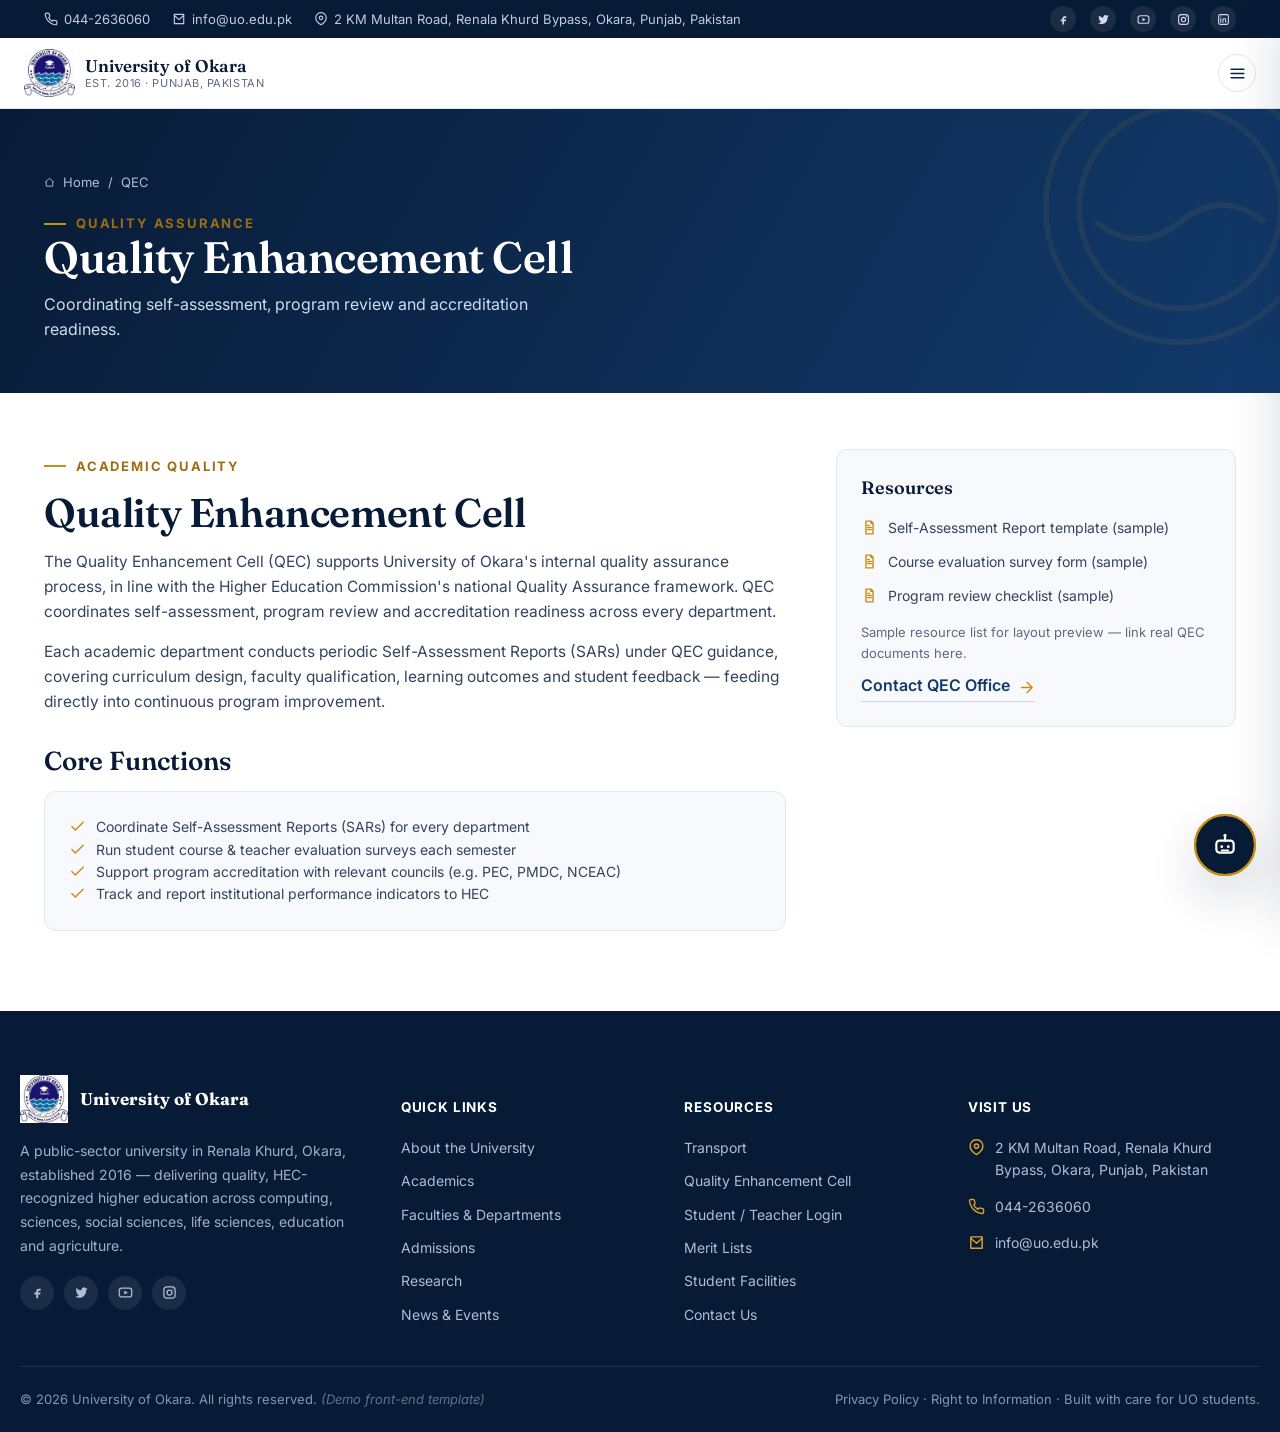
<file: qec.html>
<!DOCTYPE html>
<html lang="en">
<head>
<meta charset="UTF-8">
  <meta name="viewport" content="width=device-width, initial-scale=1.0">
  <title>Quality Enhancement Cell (QEC) | University of Okara</title>
  <meta name="description" content="University of Okara’s Quality Enhancement Cell coordinates academic quality assurance, self-assessment and accreditation support.">
  <meta name="keywords" content="University of Okara QEC, UO quality enhancement cell, Okara university accreditation">
  <link rel="canonical" href="https://www.uo-portal-example.edu.pk/qec.html">
  <meta name="robots" content="index, follow">
  <meta name="theme-color" content="#0B2547">
  <!-- Open Graph -->
  <meta property="og:type" content="website">
  <meta property="og:title" content="Quality Enhancement Cell (QEC) | University of Okara">
  <meta property="og:description" content="University of Okara’s Quality Enhancement Cell coordinates academic quality assurance, self-assessment and accreditation support.">
  <meta property="og:url" content="https://www.uo-portal-example.edu.pk/qec.html">
  <meta property="og:site_name" content="University of Okara">
  <meta property="og:image" content="https://www.uo-portal-example.edu.pk/assets/images/og-cover.jpg">
  <meta property="og:locale" content="en_PK">
  <!-- Twitter -->
  <meta name="twitter:card" content="summary_large_image">
  <meta name="twitter:title" content="Quality Enhancement Cell (QEC) | University of Okara">
  <meta name="twitter:description" content="University of Okara’s Quality Enhancement Cell coordinates academic quality assurance, self-assessment and accreditation support.">
  <!-- Favicons -->
  <link rel="icon" type="image/png" sizes="32x32" href="assets/images/favicon-32.png">
  <link rel="apple-touch-icon" sizes="192x192" href="assets/images/favicon-192.png">
  <!-- Fonts -->
  <link rel="preconnect" href="https://fonts.googleapis.com">
  <link rel="preconnect" href="https://fonts.gstatic.com" crossorigin>
  <link href="https://fonts.googleapis.com/css2?family=Fraunces:opsz,wght@9..144,500;9..144,600;9..144,700&family=Inter:wght@400;500;600;700;800&display=swap" rel="stylesheet">
  <link rel="stylesheet" href="assets/css/style.css">
  <script type="application/ld+json">{"@context":"https://schema.org","@type":"CollegeOrUniversity","name":"University of Okara","alternateName":"UO","url":"https://www.uo-portal-example.edu.pk","logo":"https://www.uo-portal-example.edu.pk/assets/images/logo-crest.png","foundingDate":"2016","address":{"@type":"PostalAddress","streetAddress":"2 KM Multan Road, Renala Khurd Bypass, Okara, Punjab, Pakistan","addressLocality":"Okara","addressRegion":"Punjab","addressCountry":"PK"},"contactPoint":{"@type":"ContactPoint","telephone":"044-2636060","email":"info@uo.edu.pk","contactType":"admissions"},"sameAs":["https://www.facebook.com/okarauniversityofficial/"]}</script>
</head>
<body class="page-qec">
<a class="skip-link" href="#main">Skip to main content</a>
  <div class="header-wrap">
    <div class="topbar">
    <div class="container">
      <div class="topbar-left">
        <a href="tel:+92442636060"><svg viewBox="0 0 24 24" fill="none" width="1em" height="1em"><path d="M22 16.92v3a2 2 0 0 1-2.18 2 19.79 19.79 0 0 1-8.63-3.07 19.5 19.5 0 0 1-6-6 19.79 19.79 0 0 1-3.07-8.67A2 2 0 0 1 4.11 2h3a2 2 0 0 1 2 1.72c.127.96.361 1.903.7 2.81a2 2 0 0 1-.45 2.11L8.09 9.91a16 16 0 0 0 6 6l1.27-1.27a2 2 0 0 1 2.11-.45c.907.339 1.85.573 2.81.7A2 2 0 0 1 22 16.92z" stroke="currentColor" stroke-width="2" stroke-linecap="round" stroke-linejoin="round"/></svg>044-2636060</a>
        <a href="mailto:info@uo.edu.pk"><svg viewBox="0 0 24 24" fill="none" width="1em" height="1em"><path d="M4 4h16v16H4V4z" stroke="currentColor" stroke-width="2" stroke-linejoin="round"/><path d="M4 6l8 7 8-7" stroke="currentColor" stroke-width="2" stroke-linecap="round" stroke-linejoin="round"/></svg>info@uo.edu.pk</a>
        <a href="contact.html"><svg viewBox="0 0 24 24" fill="none" width="1em" height="1em"><path d="M21 10c0 7-9 12-9 12s-9-5-9-12a9 9 0 1 1 18 0z" stroke="currentColor" stroke-width="2" stroke-linejoin="round"/><circle cx="12" cy="10" r="3" stroke="currentColor" stroke-width="2"/></svg>2 KM Multan Road, Renala Khurd Bypass, Okara, Punjab, Pakistan</a>
      </div>
      <div class="topbar-right">
        <a href="https://www.facebook.com/okarauniversityofficial/" aria-label="Facebook" target="_blank" rel="noopener"><svg viewBox="0 0 24 24" fill="none" width="1em" height="1em"><path d="M14 9h3V6h-3a4 4 0 0 0-4 4v2H7v3h3v6h3v-6h3l1-3h-4v-2a1 1 0 0 1 1-1z" fill="currentColor"/></svg></a>
        <a href="#" aria-label="Twitter / X"><svg viewBox="0 0 24 24" fill="none" width="1em" height="1em"><path d="M22 5.9c-.8.35-1.6.6-2.5.7.9-.55 1.6-1.4 1.9-2.4-.85.5-1.8.85-2.8 1a3.9 3.9 0 0 0-6.7 3.6A11 11 0 0 1 3.7 4.7a4 4 0 0 0 1.2 5.3 4 4 0 0 1-1.8-.5 4 4 0 0 0 3.1 3.9 4 4 0 0 1-1.8.07 4 4 0 0 0 3.7 2.8A11 11 0 0 1 2 18.6a11.2 11.2 0 0 0 6.1 1.8c7.3 0 11.3-6.1 11.3-11.4v-.5c.8-.6 1.4-1.3 1.9-2.1z" fill="currentColor"/></svg></a>
        <a href="#" aria-label="YouTube"><svg viewBox="0 0 24 24" fill="none" width="1em" height="1em"><rect x="2" y="5" width="20" height="14" rx="4" stroke="currentColor" stroke-width="2"/><path d="M10 9l6 3-6 3z" fill="currentColor"/></svg></a>
        <a href="#" aria-label="Instagram"><svg viewBox="0 0 24 24" fill="none" width="1em" height="1em"><rect x="3" y="3" width="18" height="18" rx="5" stroke="currentColor" stroke-width="2"/><circle cx="12" cy="12" r="4" stroke="currentColor" stroke-width="2"/><circle cx="17.5" cy="6.5" r="1" fill="currentColor"/></svg></a>
        <a href="#" aria-label="LinkedIn"><svg viewBox="0 0 24 24" fill="none" width="1em" height="1em"><rect x="3" y="3" width="18" height="18" rx="3" stroke="currentColor" stroke-width="2"/><path d="M7 10v7M7 7v.01M11 17v-4.5a2.5 2.5 0 0 1 5 0V17" stroke="currentColor" stroke-width="2" stroke-linecap="round"/></svg></a>
      </div>
    </div>
  </div>
    <header class="site-header">
      <div class="container">
        <a class="brand" href="index.html" aria-label="University of Okara home">
          <img src="assets/images/logo-crest.png" alt="University of Okara official crest logo" width="48" height="46">
          <span class="brand-text"><strong>University of Okara</strong><span>Est. 2016 · Punjab, Pakistan</span></span>
        </a>
        <nav class="main-nav" aria-label="Primary">
          <ul>
            <li><a class="nav-link" href="index.html" >Home</a></li>
          <li>
      <a class="nav-link" href="about.html" >About <svg viewBox="0 0 24 24" fill="none" width="1em" height="1em"><path d="M6 9l6 6 6-6" stroke="currentColor" stroke-width="2" stroke-linecap="round" stroke-linejoin="round"/></svg></a>
      <div class="dropdown">
        <a href="about.html#story">Our Story</a>
        <a href="about.html#vc-message">Vice Chancellor's Message</a>
        <a href="about.html#mission">Mission & Vision</a>
      </div>
    </li>
          <li>
      <a class="nav-link" href="academics.html" >Academics <svg viewBox="0 0 24 24" fill="none" width="1em" height="1em"><path d="M6 9l6 6 6-6" stroke="currentColor" stroke-width="2" stroke-linecap="round" stroke-linejoin="round"/></svg></a>
      <div class="dropdown">
        <a href="academics.html#undergraduate">Undergraduate</a>
        <a href="academics.html#postgraduate">Postgraduate</a>
        <a href="academics.html#skill-training">Skill Training</a>
      </div>
    </li>
          <li>
      <a class="nav-link" href="faculties.html" >Faculties <svg viewBox="0 0 24 24" fill="none" width="1em" height="1em"><path d="M6 9l6 6 6-6" stroke="currentColor" stroke-width="2" stroke-linecap="round" stroke-linejoin="round"/></svg></a>
      <div class="mega">
        <div class="mega-col">
          <h5>Faculty of Computing</h5>
          <a href="faculties.html#department-of-computer-science">Department of Computer Science</a>
          <a href="faculties.html#department-of-software-engineering">Department of Software Engineering</a>
          <a href="faculties.html#department-of-information-technology">Department of Information Technology</a>
          <a href="faculties.html#department-of-data-science">Department of Data Science</a>
          <a href="faculties.html#faculty-of-computing" style="font-weight:700;color:#9C6E12;">View faculty →</a>
        </div>
        <div class="mega-col">
          <h5>Faculty of Management and Social Sciences</h5>
          <a href="faculties.html#institute-of-social-and-cultural-studies">Institute of Social and Cultural Studies</a>
          <a href="faculties.html#department-of-sociology">Department of Sociology</a>
          <a href="faculties.html#department-of-media-and-communication-studies">Department of Media & Communication Studies</a>
          <a href="faculties.html#school-of-law">School of Law</a>
          <a href="faculties.html#centre-for-english-language-and-learning">Centre for English Language and Learning</a>
          <a href="faculties.html#department-of-fine-arts">Department of Fine Arts</a>
          <a href="faculties.html#faculty-of-management-and-social-sciences" style="font-weight:700;color:#9C6E12;">+ 13 more →</a>
        </div>
        <div class="mega-col">
          <h5>Faculty of Sciences</h5>
          <a href="faculties.html#department-of-chemistry">Department of Chemistry</a>
          <a href="faculties.html#department-of-physics">Department of Physics</a>
          <a href="faculties.html#department-of-mathematics">Department of Mathematics</a>
          <a href="faculties.html#department-of-statistics">Department of Statistics</a>
          <a href="faculties.html#centre-for-nanosciences">Centre for Nanosciences</a>
          <a href="faculties.html#faculty-of-sciences" style="font-weight:700;color:#9C6E12;">View faculty →</a>
        </div>
        <div class="mega-col">
          <h5>Faculty of Life Sciences</h5>
          <a href="faculties.html#institute-of-pure-and-applied-zoology">Institute of Pure & Applied Zoology</a>
          <a href="faculties.html#department-of-biochemistry">Department of Biochemistry</a>
          <a href="faculties.html#department-of-biology">Department of Biology</a>
          <a href="faculties.html#department-of-molecular-biology">Department of Molecular Biology</a>
          <a href="faculties.html#department-of-zoology">Department of Zoology</a>
          <a href="faculties.html#department-of-fisheries-and-aquaculture">Department of Fisheries and Aquaculture</a>
          <a href="faculties.html#faculty-of-life-sciences" style="font-weight:700;color:#9C6E12;">+ 10 more →</a>
        </div>
        <div class="mega-col">
          <h5>Faculty of Health Sciences</h5>
          <a href="faculties.html#department-of-psychology">Department of Psychology</a>
          <a href="faculties.html#department-of-public-health">Department of Public Health</a>
          <a href="faculties.html#department-of-sports-sciences-and-physical-education">Department of Sports Sciences and Physical Education</a>
          <a href="faculties.html#faculty-of-health-sciences" style="font-weight:700;color:#9C6E12;">View faculty →</a>
        </div>
        <div class="mega-col">
          <h5>Faculty of Education</h5>
          <a href="faculties.html#department-of-science-education">Department of Science Education</a>
          <a href="faculties.html#department-of-teacher-education">Department of Teacher Education</a>
          <a href="faculties.html#department-of-educational-research-and-assessment">Department of Educational Research & Assessment</a>
          <a href="faculties.html#department-of-special-education">Department of Special Education</a>
          <a href="faculties.html#centre-of-skill-development">Centre of Skill Development</a>
          <a href="faculties.html#department-of-educational-studies">Department of Educational Studies</a>
          <a href="faculties.html#faculty-of-education" style="font-weight:700;color:#9C6E12;">+ 2 more →</a>
        </div>
        <div class="mega-col">
          <h5>Faculty of Environmental and Agricultural Sciences</h5>
          <a href="faculties.html#department-of-environmental-sciences">Department of Environmental Sciences</a>
          <a href="faculties.html#department-of-agricultural-sciences">Department of Agricultural Sciences</a>
          <a href="faculties.html#department-of-sustainability">Department of Sustainability</a>
          <a href="faculties.html#faculty-of-environmental-and-agricultural-sciences" style="font-weight:700;color:#9C6E12;">View faculty →</a>
        </div>
      </div>
    </li>
          <li>
      <a class="nav-link" href="admissions.html" >Admissions <svg viewBox="0 0 24 24" fill="none" width="1em" height="1em"><path d="M6 9l6 6 6-6" stroke="currentColor" stroke-width="2" stroke-linecap="round" stroke-linejoin="round"/></svg></a>
      <div class="dropdown">
        <a href="admissions.html#admission-ads">Admission Ads</a>
        <a href="admissions.html#apply-online">Apply Online</a>
        <a href="admissions.html#merit-list">Merit List</a>
      </div>
    </li>
          <li><a class="nav-link" href="research.html" >Research</a></li>
          <li><a class="nav-link" href="transport.html" >Transport</a></li>
          <li><a class="nav-link" href="qec.html" aria-current="page">QEC</a></li>
          <li>
      <a class="nav-link" href="news.html" >News <svg viewBox="0 0 24 24" fill="none" width="1em" height="1em"><path d="M6 9l6 6 6-6" stroke="currentColor" stroke-width="2" stroke-linecap="round" stroke-linejoin="round"/></svg></a>
      <div class="dropdown">
        <a href="news.html#news">News</a>
        <a href="news.html#events">Events</a>
        <a href="news.html#achievements">Achievements</a>
        <a href="news.html#facilities">Student Facilities</a>
      </div>
    </li>
          <li><a class="nav-link" href="contact.html" >Contact</a></li>
          </ul>
        </nav>
        <div class="head-actions">
          <div class="login-quick">
          <button class="login-btn" aria-label="Login menu"><svg viewBox="0 0 24 24" fill="none" width="1em" height="1em"><circle cx="12" cy="8" r="4" stroke="currentColor" stroke-width="2"/><path d="M4 21c0-4 4-6 8-6s8 2 8 6" stroke="currentColor" stroke-width="2" stroke-linecap="round"/></svg><span>Login</span><svg viewBox="0 0 24 24" fill="none" width="1em" height="1em"><path d="M6 9l6 6 6-6" stroke="currentColor" stroke-width="2" stroke-linecap="round" stroke-linejoin="round"/></svg></button>
          <div class="dropdown" style="right:0;left:auto;">
            <a href="login.html#student">Student / Parent Login</a>
            <a href="login.html#teacher">Teacher Login</a>
            <a href="login.html#admin">Administration Login</a>
            <a href="login.html#vc">VC Login</a>
          </div>
        </div>
          <a href="admissions.html#apply-online" class="btn btn-gold btn-sm">Apply Now</a>
          <button class="menu-toggle" aria-label="Open menu"><svg viewBox="0 0 24 24" fill="none" width="1em" height="1em"><path d="M3 6h18M3 12h18M3 18h18" stroke="currentColor" stroke-width="2" stroke-linecap="round"/></svg></button>
        </div>
      </div>
    </header>
  </div>
  <div class="drawer-backdrop"></div>
  <aside class="mobile-drawer" aria-label="Mobile navigation">
    <div class="drawer-head">
      <a class="brand" href="index.html"><img src="assets/images/logo-crest.png" alt="University of Okara crest" width="40" height="38"><span class="brand-text"><strong style="font-size:15px;">University of Okara</strong></span></a>
      <button class="drawer-close" aria-label="Close menu"><svg viewBox="0 0 24 24" fill="none" width="1em" height="1em"><path d="M6 6l12 12M18 6L6 18" stroke="currentColor" stroke-width="2" stroke-linecap="round"/></svg></button>
    </div>
    <nav class="drawer-nav">
      <a class="nav-link" href="index.html">Home</a>
      <details>
        <summary>About <svg viewBox="0 0 24 24" fill="none" width="1em" height="1em"><path d="M6 9l6 6 6-6" stroke="currentColor" stroke-width="2" stroke-linecap="round" stroke-linejoin="round"/></svg></summary>
        <div class="drawer-sub">
          <a href="about.html#story">Our Story</a>
          <a href="about.html#vc-message">Vice Chancellor's Message</a>
          <a href="about.html#mission">Mission & Vision</a>
        </div>
      </details>
      <details>
        <summary>Academics <svg viewBox="0 0 24 24" fill="none" width="1em" height="1em"><path d="M6 9l6 6 6-6" stroke="currentColor" stroke-width="2" stroke-linecap="round" stroke-linejoin="round"/></svg></summary>
        <div class="drawer-sub">
          <a href="academics.html#undergraduate">Undergraduate</a>
          <a href="academics.html#postgraduate">Postgraduate</a>
          <a href="academics.html#skill-training">Skill Training</a>
        </div>
      </details>
      <details>
        <summary>Faculties <svg viewBox="0 0 24 24" fill="none" width="1em" height="1em"><path d="M6 9l6 6 6-6" stroke="currentColor" stroke-width="2" stroke-linecap="round" stroke-linejoin="round"/></svg></summary>
        <div class="drawer-sub">
          <a href="faculties.html#faculty-of-computing">Faculty of Computing</a>
          <a href="faculties.html#faculty-of-management-and-social-sciences">Faculty of Management and Social Sciences</a>
          <a href="faculties.html#faculty-of-sciences">Faculty of Sciences</a>
          <a href="faculties.html#faculty-of-life-sciences">Faculty of Life Sciences</a>
          <a href="faculties.html#faculty-of-health-sciences">Faculty of Health Sciences</a>
          <a href="faculties.html#faculty-of-education">Faculty of Education</a>
          <a href="faculties.html#faculty-of-environmental-and-agricultural-sciences">Faculty of Environmental and Agricultural Sciences</a>
        </div>
      </details>
      <details>
        <summary>Admissions <svg viewBox="0 0 24 24" fill="none" width="1em" height="1em"><path d="M6 9l6 6 6-6" stroke="currentColor" stroke-width="2" stroke-linecap="round" stroke-linejoin="round"/></svg></summary>
        <div class="drawer-sub">
          <a href="admissions.html#admission-ads">Admission Ads</a>
          <a href="admissions.html#apply-online">Apply Online</a>
          <a href="admissions.html#merit-list">Merit List</a>
        </div>
      </details>
      <a class="nav-link" href="research.html">Research</a>
      <a class="nav-link" href="transport.html">Transport</a>
      <a class="nav-link" href="qec.html">QEC</a>
      <details>
        <summary>News <svg viewBox="0 0 24 24" fill="none" width="1em" height="1em"><path d="M6 9l6 6 6-6" stroke="currentColor" stroke-width="2" stroke-linecap="round" stroke-linejoin="round"/></svg></summary>
        <div class="drawer-sub">
          <a href="news.html#news">News</a>
          <a href="news.html#events">Events</a>
          <a href="news.html#achievements">Achievements</a>
          <a href="news.html#facilities">Student Facilities</a>
        </div>
      </details>
      <a class="nav-link" href="contact.html">Contact</a>
      <details>
        <summary>Login <svg viewBox="0 0 24 24" fill="none" width="1em" height="1em"><path d="M6 9l6 6 6-6" stroke="currentColor" stroke-width="2" stroke-linecap="round" stroke-linejoin="round"/></svg></summary>
        <div class="drawer-sub">
          <a href="login.html#student">Student / Parent Login</a>
          <a href="login.html#teacher">Teacher Login</a>
          <a href="login.html#admin">Administration Login</a>
          <a href="login.html#vc">VC Login</a>
        </div>
      </details>
    </nav>
    <div class="drawer-cta">
      <a href="admissions.html#apply-online" class="btn btn-gold btn-block">Apply Now</a>
    </div>
  </aside>
<main id="main">
<section class="page-hero">
    <svg class="seal-wm" viewBox="0 0 100 100" fill="none"><circle cx="50" cy="50" r="48" stroke="#D9A52B" stroke-width="2"/><circle cx="50" cy="50" r="36" stroke="#D9A52B" stroke-width="2"/><path d="M20 55c10 8 20 8 30 0s20-8 30 0" stroke="#D9A52B" stroke-width="2"/></svg>
    <div class="container">
      <div class="breadcrumb"><svg viewBox="0 0 24 24" fill="none" width="1em" height="1em"><path d="M3 11l9-8 9 8" stroke="currentColor" stroke-width="2" stroke-linecap="round" stroke-linejoin="round"/><path d="M5 10v10h14V10" stroke="currentColor" stroke-width="2" stroke-linejoin="round"/></svg><a href="index.html">Home</a> <span>/</span> <span>QEC</span></div>
      <span class="eyebrow">Quality Assurance</span>
      <h1>Quality Enhancement Cell</h1>
      <p>Coordinating self-assessment, program review and accreditation readiness.</p>
    </div>
  </section>
  <section class="section" style="padding-top:56px;">
    <div class="container two-col">
      <div>
        <span class="eyebrow">Academic Quality</span>
        <h2 style="margin-top:14px;">Quality Enhancement Cell</h2>
        <div class="prose" style="margin-top:14px;">
          <p>The Quality Enhancement Cell (QEC) supports University of Okara's internal quality assurance process, in line with the Higher Education Commission's national Quality Assurance framework. QEC coordinates self-assessment, program review and accreditation readiness across every department.</p>
          <p>Each academic department conducts periodic Self-Assessment Reports (SARs) under QEC guidance, covering curriculum design, faculty qualification, learning outcomes and student feedback — feeding directly into continuous program improvement.</p>
        </div>
        <h3 style="margin-top:30px;">Core Functions</h3>
        <ul class="info-box" style="margin-top:14px;list-style:none;">
          <li><svg viewBox="0 0 24 24" fill="none" width="1em" height="1em"><path d="M20 6L9 17l-5-5" stroke="currentColor" stroke-width="2" stroke-linecap="round" stroke-linejoin="round"/></svg> Coordinate Self-Assessment Reports (SARs) for every department</li>
          <li><svg viewBox="0 0 24 24" fill="none" width="1em" height="1em"><path d="M20 6L9 17l-5-5" stroke="currentColor" stroke-width="2" stroke-linecap="round" stroke-linejoin="round"/></svg> Run student course &amp; teacher evaluation surveys each semester</li>
          <li><svg viewBox="0 0 24 24" fill="none" width="1em" height="1em"><path d="M20 6L9 17l-5-5" stroke="currentColor" stroke-width="2" stroke-linecap="round" stroke-linejoin="round"/></svg> Support program accreditation with relevant councils (e.g. PEC, PMDC, NCEAC)</li>
          <li><svg viewBox="0 0 24 24" fill="none" width="1em" height="1em"><path d="M20 6L9 17l-5-5" stroke="currentColor" stroke-width="2" stroke-linecap="round" stroke-linejoin="round"/></svg> Track and report institutional performance indicators to HEC</li>
        </ul>
      </div>
      <aside class="info-box" style="align-self:start;">
        <h4>Resources</h4>
        <ul>
          <li><svg viewBox="0 0 24 24" fill="none" width="1em" height="1em"><path d="M7 3h7l3 3v15H7V3z" stroke="currentColor" stroke-width="2" stroke-linejoin="round"/><path d="M14 3v3h3" stroke="currentColor" stroke-width="2" stroke-linejoin="round"/><path d="M9.5 12h5M9.5 15h5M9.5 9h2" stroke="currentColor" stroke-width="2" stroke-linecap="round"/></svg> Self-Assessment Report template (sample)</li>
          <li><svg viewBox="0 0 24 24" fill="none" width="1em" height="1em"><path d="M7 3h7l3 3v15H7V3z" stroke="currentColor" stroke-width="2" stroke-linejoin="round"/><path d="M14 3v3h3" stroke="currentColor" stroke-width="2" stroke-linejoin="round"/><path d="M9.5 12h5M9.5 15h5M9.5 9h2" stroke="currentColor" stroke-width="2" stroke-linecap="round"/></svg> Course evaluation survey form (sample)</li>
          <li><svg viewBox="0 0 24 24" fill="none" width="1em" height="1em"><path d="M7 3h7l3 3v15H7V3z" stroke="currentColor" stroke-width="2" stroke-linejoin="round"/><path d="M14 3v3h3" stroke="currentColor" stroke-width="2" stroke-linejoin="round"/><path d="M9.5 12h5M9.5 15h5M9.5 9h2" stroke="currentColor" stroke-width="2" stroke-linecap="round"/></svg> Program review checklist (sample)</li>
        </ul>
        <p class="form-note" style="margin-top:14px;">Sample resource list for layout preview — link real QEC documents here.</p>
        <a href="contact.html" class="link-arrow" style="margin-top:10px;">Contact QEC Office <svg viewBox="0 0 24 24" fill="none" width="1em" height="1em"><path d="M5 12h14M13 5l7 7-7 7" stroke="currentColor" stroke-width="2" stroke-linecap="round" stroke-linejoin="round"/></svg></a>
      </aside>
    </div>
  </section>
  
</main>
<footer class="site-footer">
    <div class="container footer-top">
      <div>
        <div class="footer-brand">
          <img src="assets/images/logo-crest.png" alt="University of Okara crest" width="48" height="46">
          <strong>University of Okara</strong>
        </div>
        <p>A public-sector university in Renala Khurd, Okara, established 2016 — delivering quality, HEC-recognized higher education across computing, sciences, social sciences, life sciences, education and agriculture.</p>
        <div class="footer-social">
          <a href="https://www.facebook.com/okarauniversityofficial/" aria-label="Facebook" target="_blank" rel="noopener"><svg viewBox="0 0 24 24" fill="none" width="1em" height="1em"><path d="M14 9h3V6h-3a4 4 0 0 0-4 4v2H7v3h3v6h3v-6h3l1-3h-4v-2a1 1 0 0 1 1-1z" fill="currentColor"/></svg></a>
          <a href="#" aria-label="Twitter / X"><svg viewBox="0 0 24 24" fill="none" width="1em" height="1em"><path d="M22 5.9c-.8.35-1.6.6-2.5.7.9-.55 1.6-1.4 1.9-2.4-.85.5-1.8.85-2.8 1a3.9 3.9 0 0 0-6.7 3.6A11 11 0 0 1 3.7 4.7a4 4 0 0 0 1.2 5.3 4 4 0 0 1-1.8-.5 4 4 0 0 0 3.1 3.9 4 4 0 0 1-1.8.07 4 4 0 0 0 3.7 2.8A11 11 0 0 1 2 18.6a11.2 11.2 0 0 0 6.1 1.8c7.3 0 11.3-6.1 11.3-11.4v-.5c.8-.6 1.4-1.3 1.9-2.1z" fill="currentColor"/></svg></a>
          <a href="#" aria-label="YouTube"><svg viewBox="0 0 24 24" fill="none" width="1em" height="1em"><rect x="2" y="5" width="20" height="14" rx="4" stroke="currentColor" stroke-width="2"/><path d="M10 9l6 3-6 3z" fill="currentColor"/></svg></a>
          <a href="#" aria-label="Instagram"><svg viewBox="0 0 24 24" fill="none" width="1em" height="1em"><rect x="3" y="3" width="18" height="18" rx="5" stroke="currentColor" stroke-width="2"/><circle cx="12" cy="12" r="4" stroke="currentColor" stroke-width="2"/><circle cx="17.5" cy="6.5" r="1" fill="currentColor"/></svg></a>
        </div>
      </div>
      <div>
        <h5>Quick Links</h5>
        <div class="footer-links">
          <a href="about.html">About the University</a>
          <a href="academics.html">Academics</a>
          <a href="faculties.html">Faculties &amp; Departments</a>
          <a href="admissions.html">Admissions</a>
          <a href="research.html">Research</a>
          <a href="news.html">News &amp; Events</a>
        </div>
      </div>
      <div>
        <h5>Resources</h5>
        <div class="footer-links">
          <a href="transport.html">Transport</a>
          <a href="qec.html">Quality Enhancement Cell</a>
          <a href="login.html">Student / Teacher Login</a>
          <a href="admissions.html#merit-list">Merit Lists</a>
          <a href="news.html#facilities">Student Facilities</a>
          <a href="contact.html">Contact Us</a>
        </div>
      </div>
      <div>
        <h5>Visit Us</h5>
        <ul class="footer-contact">
          <li><svg viewBox="0 0 24 24" fill="none" width="1em" height="1em"><path d="M21 10c0 7-9 12-9 12s-9-5-9-12a9 9 0 1 1 18 0z" stroke="currentColor" stroke-width="2" stroke-linejoin="round"/><circle cx="12" cy="10" r="3" stroke="currentColor" stroke-width="2"/></svg><span>2 KM Multan Road, Renala Khurd Bypass, Okara, Punjab, Pakistan</span></li>
          <li><svg viewBox="0 0 24 24" fill="none" width="1em" height="1em"><path d="M22 16.92v3a2 2 0 0 1-2.18 2 19.79 19.79 0 0 1-8.63-3.07 19.5 19.5 0 0 1-6-6 19.79 19.79 0 0 1-3.07-8.67A2 2 0 0 1 4.11 2h3a2 2 0 0 1 2 1.72c.127.96.361 1.903.7 2.81a2 2 0 0 1-.45 2.11L8.09 9.91a16 16 0 0 0 6 6l1.27-1.27a2 2 0 0 1 2.11-.45c.907.339 1.85.573 2.81.7A2 2 0 0 1 22 16.92z" stroke="currentColor" stroke-width="2" stroke-linecap="round" stroke-linejoin="round"/></svg><span>044-2636060</span></li>
          <li><svg viewBox="0 0 24 24" fill="none" width="1em" height="1em"><path d="M4 4h16v16H4V4z" stroke="currentColor" stroke-width="2" stroke-linejoin="round"/><path d="M4 6l8 7 8-7" stroke="currentColor" stroke-width="2" stroke-linecap="round" stroke-linejoin="round"/></svg><span>info@uo.edu.pk</span></li>
        </ul>
      </div>
    </div>
    <div class="container footer-bottom">
      <span>© <span id="y"></span> University of Okara. All rights reserved. <em style="opacity:.7">(Demo front-end template)</em></span>
      <span><a href="#">Privacy Policy</a> · <a href="#">Right to Information</a> · Built with care for UO students.</span>
    </div>
  </footer>
  <script>document.getElementById('y') && (document.getElementById('y').textContent = new Date().getFullYear());</script>
<div class="modal-backdrop">
    <div class="modal-box">
      <button class="modal-close" aria-label="Close video"><svg viewBox="0 0 24 24" fill="none" width="1em" height="1em"><path d="M6 6l12 12M18 6L6 18" stroke="currentColor" stroke-width="2" stroke-linecap="round"/></svg></button>
      <div class="modal-body">
        <svg viewBox="0 0 24 24" fill="none" width="1em" height="1em"><path d="M8 5v14l11-7z" fill="currentColor"/></svg>
        <strong data-modal-title style="font-family:'Fraunces',serif;font-size:18px;color:#fff;"></strong>
        <span>Video placeholder — embed your YouTube / Vimeo ID here.</span>
      </div>
    </div>
  </div>
<button class="chatbot-launcher" aria-label="Open admissions chat assistant">
    <span class="pulse"></span>
    <svg viewBox="0 0 24 24" fill="none" width="1em" height="1em"><rect x="4" y="8" width="16" height="11" rx="3" stroke="currentColor" stroke-width="2"/><path d="M12 8V4" stroke="currentColor" stroke-width="2" stroke-linecap="round"/><circle cx="12" cy="3" r="1.4" fill="currentColor"/><circle cx="9" cy="13.5" r="1.3" fill="currentColor"/><circle cx="15" cy="13.5" r="1.3" fill="currentColor"/><path d="M9 17h6" stroke="currentColor" stroke-width="1.6" stroke-linecap="round"/></svg>
  </button>
  <div class="chatbot-panel" aria-hidden="true">
    <div class="chat-head">
      <div class="ic"><svg viewBox="0 0 24 24" fill="none" width="1em" height="1em"><rect x="4" y="8" width="16" height="11" rx="3" stroke="currentColor" stroke-width="2"/><path d="M12 8V4" stroke="currentColor" stroke-width="2" stroke-linecap="round"/><circle cx="12" cy="3" r="1.4" fill="currentColor"/><circle cx="9" cy="13.5" r="1.3" fill="currentColor"/><circle cx="15" cy="13.5" r="1.3" fill="currentColor"/><path d="M9 17h6" stroke="currentColor" stroke-width="1.6" stroke-linecap="round"/></svg></div>
      <div>
        <strong>UO Assist</strong>
        <span>Online · rule-based FAQ demo</span>
      </div>
      <button class="chat-close" aria-label="Close chat"><svg viewBox="0 0 24 24" fill="none" width="1em" height="1em"><path d="M6 6l12 12M18 6L6 18" stroke="currentColor" stroke-width="2" stroke-linecap="round"/></svg></button>
    </div>
    <div class="chat-body">
      <div class="msg bot">Assalam-o-Alaikum! 👋 I'm the UO Assist demo bot. Ask me about admissions, faculties, transport, hostels or contact info.</div>
    </div>
    <div class="chat-chips"></div>
    <form class="chat-input">
      <input type="text" placeholder="Type your question…" aria-label="Type your question">
      <button type="submit" aria-label="Send"><svg viewBox="0 0 24 24" fill="none" width="1em" height="1em"><path d="M22 2L11 13" stroke="currentColor" stroke-width="2" stroke-linecap="round" stroke-linejoin="round"/><path d="M22 2l-7 20-4-9-9-4 20-7z" stroke="currentColor" stroke-width="2" stroke-linejoin="round"/></svg></button>
    </form>
  </div>
  <button class="back-top" aria-label="Back to top"><svg viewBox="0 0 24 24" fill="none" width="1em" height="1em"><path d="M12 19V5M5 12l7-7 7 7" stroke="currentColor" stroke-width="2" stroke-linecap="round" stroke-linejoin="round"/></svg></button>
  <div class="toast"><span></span></div>
<script src="assets/js/chatbot-data.js" defer></script>
  <script src="assets/js/chatbot-widget.js" defer></script>
  <script src="assets/js/main.js" defer></script>
</body>
</html>
</file>
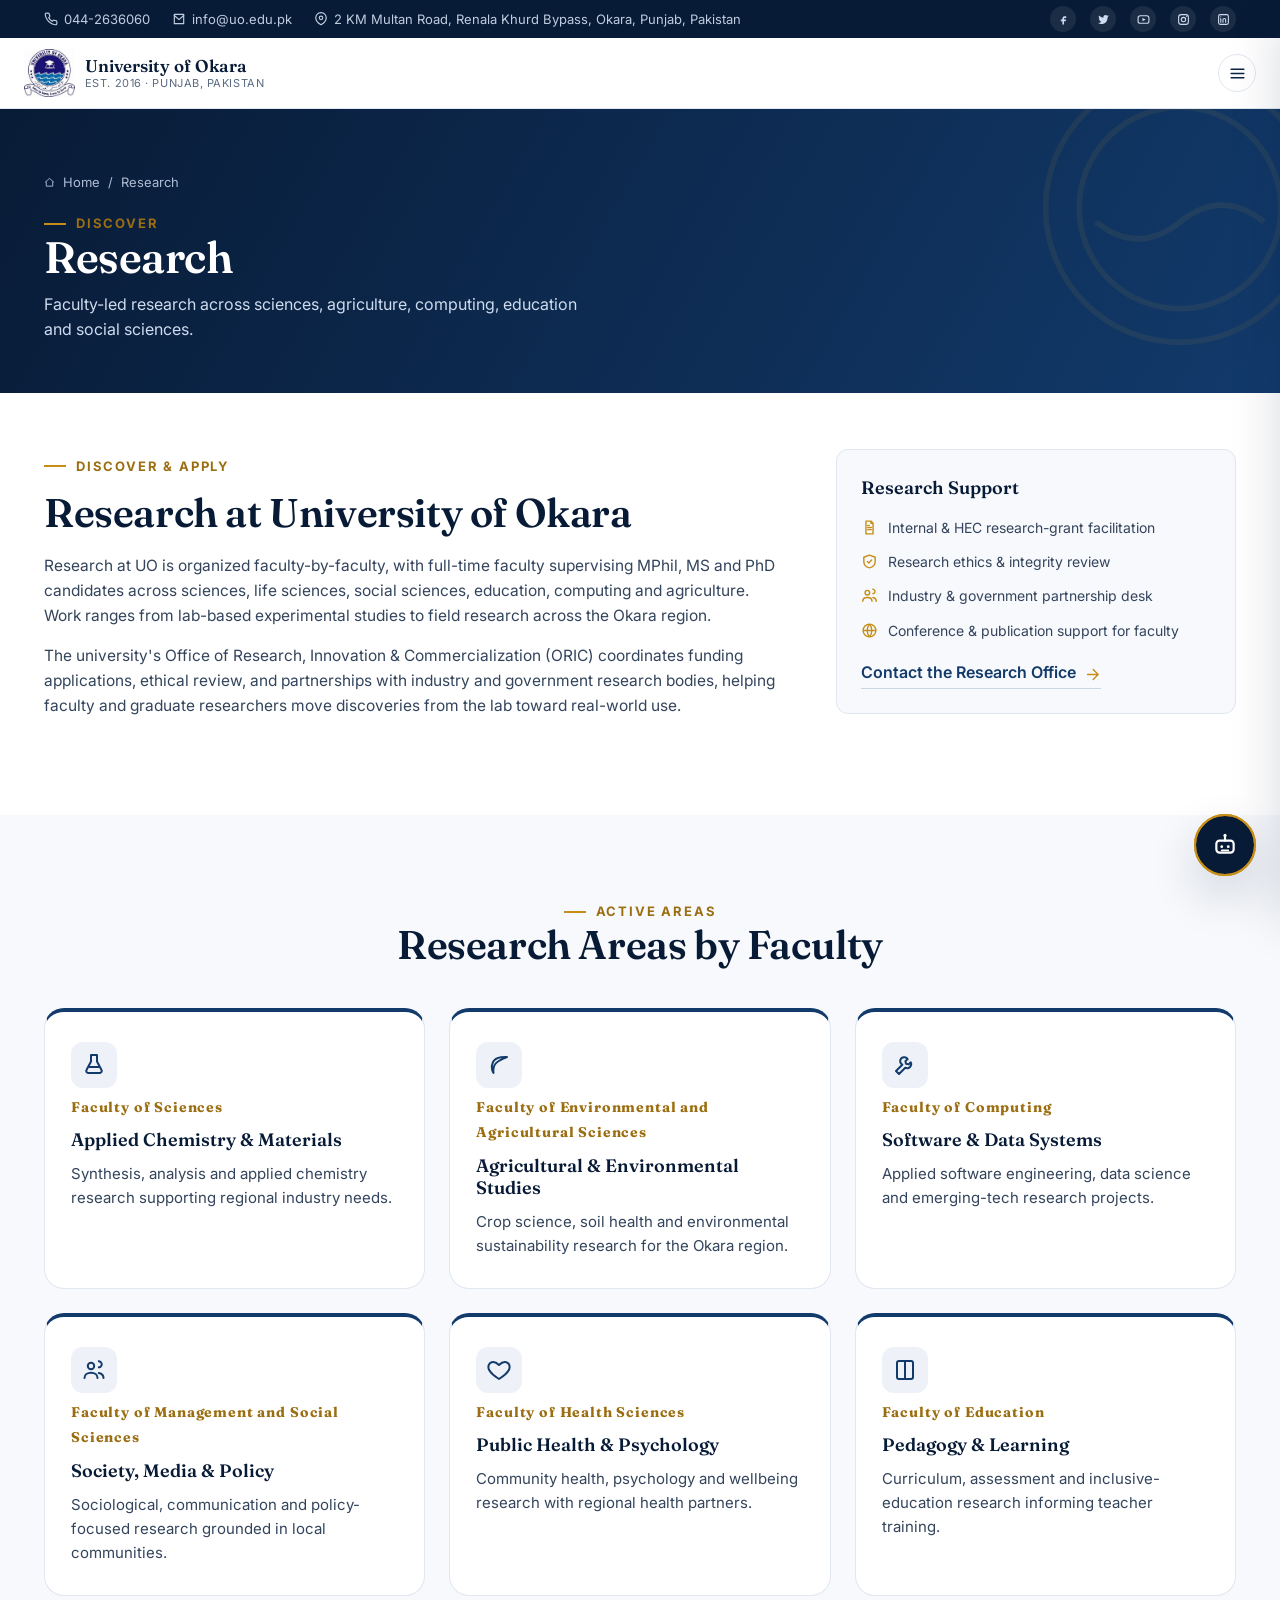
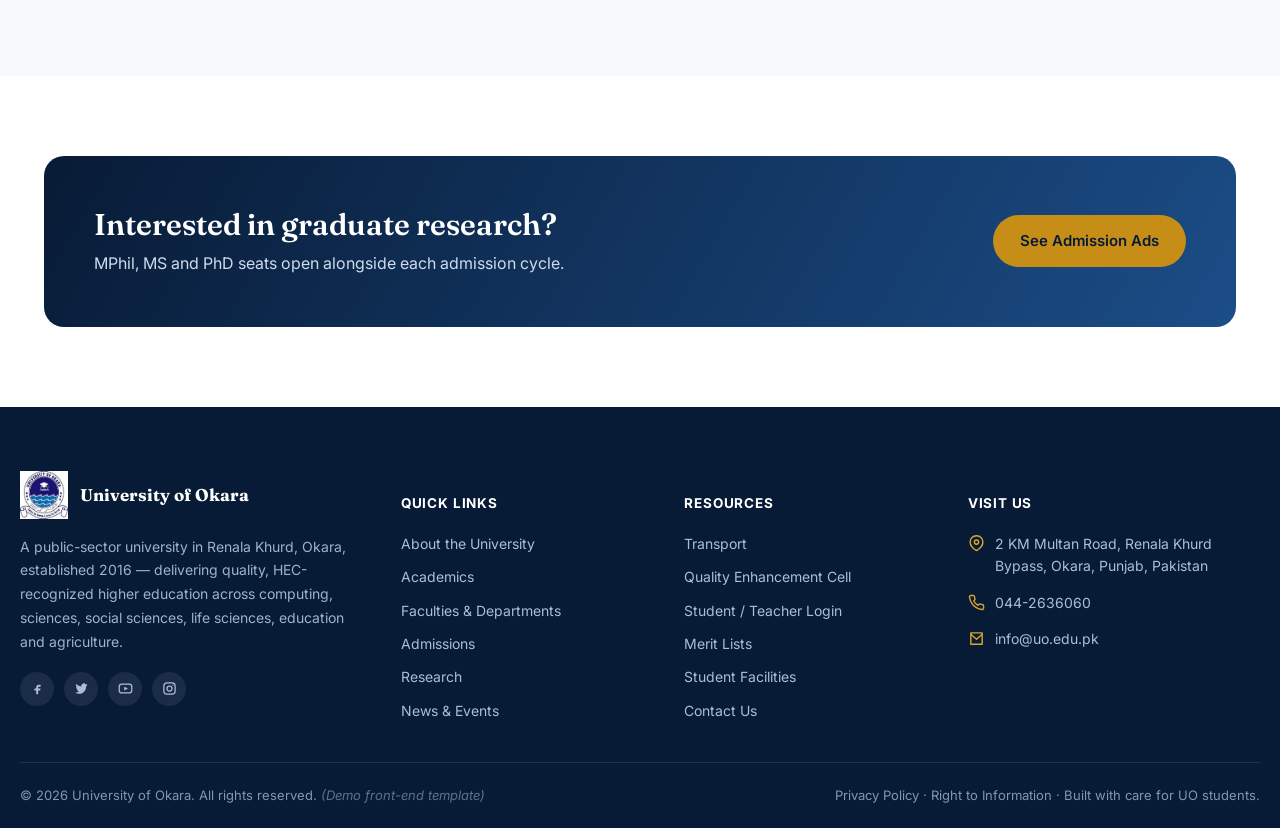
<file: research.html>
<!DOCTYPE html>
<html lang="en">
<head>
<meta charset="UTF-8">
  <meta name="viewport" content="width=device-width, initial-scale=1.0">
  <title>Research | University of Okara</title>
  <meta name="description" content="Research areas, faculty-led projects and research support services at University of Okara.">
  <meta name="keywords" content="University of Okara research, UO ORIC, Okara university research areas">
  <link rel="canonical" href="https://www.uo-portal-example.edu.pk/research.html">
  <meta name="robots" content="index, follow">
  <meta name="theme-color" content="#0B2547">
  <!-- Open Graph -->
  <meta property="og:type" content="website">
  <meta property="og:title" content="Research | University of Okara">
  <meta property="og:description" content="Research areas, faculty-led projects and research support services at University of Okara.">
  <meta property="og:url" content="https://www.uo-portal-example.edu.pk/research.html">
  <meta property="og:site_name" content="University of Okara">
  <meta property="og:image" content="https://www.uo-portal-example.edu.pk/assets/images/og-cover.jpg">
  <meta property="og:locale" content="en_PK">
  <!-- Twitter -->
  <meta name="twitter:card" content="summary_large_image">
  <meta name="twitter:title" content="Research | University of Okara">
  <meta name="twitter:description" content="Research areas, faculty-led projects and research support services at University of Okara.">
  <!-- Favicons -->
  <link rel="icon" type="image/png" sizes="32x32" href="assets/images/favicon-32.png">
  <link rel="apple-touch-icon" sizes="192x192" href="assets/images/favicon-192.png">
  <!-- Fonts -->
  <link rel="preconnect" href="https://fonts.googleapis.com">
  <link rel="preconnect" href="https://fonts.gstatic.com" crossorigin>
  <link href="https://fonts.googleapis.com/css2?family=Fraunces:opsz,wght@9..144,500;9..144,600;9..144,700&family=Inter:wght@400;500;600;700;800&display=swap" rel="stylesheet">
  <link rel="stylesheet" href="assets/css/style.css">
  <script type="application/ld+json">{"@context":"https://schema.org","@type":"CollegeOrUniversity","name":"University of Okara","alternateName":"UO","url":"https://www.uo-portal-example.edu.pk","logo":"https://www.uo-portal-example.edu.pk/assets/images/logo-crest.png","foundingDate":"2016","address":{"@type":"PostalAddress","streetAddress":"2 KM Multan Road, Renala Khurd Bypass, Okara, Punjab, Pakistan","addressLocality":"Okara","addressRegion":"Punjab","addressCountry":"PK"},"contactPoint":{"@type":"ContactPoint","telephone":"044-2636060","email":"info@uo.edu.pk","contactType":"admissions"},"sameAs":["https://www.facebook.com/okarauniversityofficial/"]}</script>
</head>
<body class="page-research">
<a class="skip-link" href="#main">Skip to main content</a>
  <div class="header-wrap">
    <div class="topbar">
    <div class="container">
      <div class="topbar-left">
        <a href="tel:+92442636060"><svg viewBox="0 0 24 24" fill="none" width="1em" height="1em"><path d="M22 16.92v3a2 2 0 0 1-2.18 2 19.79 19.79 0 0 1-8.63-3.07 19.5 19.5 0 0 1-6-6 19.79 19.79 0 0 1-3.07-8.67A2 2 0 0 1 4.11 2h3a2 2 0 0 1 2 1.72c.127.96.361 1.903.7 2.81a2 2 0 0 1-.45 2.11L8.09 9.91a16 16 0 0 0 6 6l1.27-1.27a2 2 0 0 1 2.11-.45c.907.339 1.85.573 2.81.7A2 2 0 0 1 22 16.92z" stroke="currentColor" stroke-width="2" stroke-linecap="round" stroke-linejoin="round"/></svg>044-2636060</a>
        <a href="mailto:info@uo.edu.pk"><svg viewBox="0 0 24 24" fill="none" width="1em" height="1em"><path d="M4 4h16v16H4V4z" stroke="currentColor" stroke-width="2" stroke-linejoin="round"/><path d="M4 6l8 7 8-7" stroke="currentColor" stroke-width="2" stroke-linecap="round" stroke-linejoin="round"/></svg>info@uo.edu.pk</a>
        <a href="contact.html"><svg viewBox="0 0 24 24" fill="none" width="1em" height="1em"><path d="M21 10c0 7-9 12-9 12s-9-5-9-12a9 9 0 1 1 18 0z" stroke="currentColor" stroke-width="2" stroke-linejoin="round"/><circle cx="12" cy="10" r="3" stroke="currentColor" stroke-width="2"/></svg>2 KM Multan Road, Renala Khurd Bypass, Okara, Punjab, Pakistan</a>
      </div>
      <div class="topbar-right">
        <a href="https://www.facebook.com/okarauniversityofficial/" aria-label="Facebook" target="_blank" rel="noopener"><svg viewBox="0 0 24 24" fill="none" width="1em" height="1em"><path d="M14 9h3V6h-3a4 4 0 0 0-4 4v2H7v3h3v6h3v-6h3l1-3h-4v-2a1 1 0 0 1 1-1z" fill="currentColor"/></svg></a>
        <a href="#" aria-label="Twitter / X"><svg viewBox="0 0 24 24" fill="none" width="1em" height="1em"><path d="M22 5.9c-.8.35-1.6.6-2.5.7.9-.55 1.6-1.4 1.9-2.4-.85.5-1.8.85-2.8 1a3.9 3.9 0 0 0-6.7 3.6A11 11 0 0 1 3.7 4.7a4 4 0 0 0 1.2 5.3 4 4 0 0 1-1.8-.5 4 4 0 0 0 3.1 3.9 4 4 0 0 1-1.8.07 4 4 0 0 0 3.7 2.8A11 11 0 0 1 2 18.6a11.2 11.2 0 0 0 6.1 1.8c7.3 0 11.3-6.1 11.3-11.4v-.5c.8-.6 1.4-1.3 1.9-2.1z" fill="currentColor"/></svg></a>
        <a href="#" aria-label="YouTube"><svg viewBox="0 0 24 24" fill="none" width="1em" height="1em"><rect x="2" y="5" width="20" height="14" rx="4" stroke="currentColor" stroke-width="2"/><path d="M10 9l6 3-6 3z" fill="currentColor"/></svg></a>
        <a href="#" aria-label="Instagram"><svg viewBox="0 0 24 24" fill="none" width="1em" height="1em"><rect x="3" y="3" width="18" height="18" rx="5" stroke="currentColor" stroke-width="2"/><circle cx="12" cy="12" r="4" stroke="currentColor" stroke-width="2"/><circle cx="17.5" cy="6.5" r="1" fill="currentColor"/></svg></a>
        <a href="#" aria-label="LinkedIn"><svg viewBox="0 0 24 24" fill="none" width="1em" height="1em"><rect x="3" y="3" width="18" height="18" rx="3" stroke="currentColor" stroke-width="2"/><path d="M7 10v7M7 7v.01M11 17v-4.5a2.5 2.5 0 0 1 5 0V17" stroke="currentColor" stroke-width="2" stroke-linecap="round"/></svg></a>
      </div>
    </div>
  </div>
    <header class="site-header">
      <div class="container">
        <a class="brand" href="index.html" aria-label="University of Okara home">
          <img src="assets/images/logo-crest.png" alt="University of Okara official crest logo" width="48" height="46">
          <span class="brand-text"><strong>University of Okara</strong><span>Est. 2016 · Punjab, Pakistan</span></span>
        </a>
        <nav class="main-nav" aria-label="Primary">
          <ul>
            <li><a class="nav-link" href="index.html" >Home</a></li>
          <li>
      <a class="nav-link" href="about.html" >About <svg viewBox="0 0 24 24" fill="none" width="1em" height="1em"><path d="M6 9l6 6 6-6" stroke="currentColor" stroke-width="2" stroke-linecap="round" stroke-linejoin="round"/></svg></a>
      <div class="dropdown">
        <a href="about.html#story">Our Story</a>
        <a href="about.html#vc-message">Vice Chancellor's Message</a>
        <a href="about.html#mission">Mission & Vision</a>
      </div>
    </li>
          <li>
      <a class="nav-link" href="academics.html" >Academics <svg viewBox="0 0 24 24" fill="none" width="1em" height="1em"><path d="M6 9l6 6 6-6" stroke="currentColor" stroke-width="2" stroke-linecap="round" stroke-linejoin="round"/></svg></a>
      <div class="dropdown">
        <a href="academics.html#undergraduate">Undergraduate</a>
        <a href="academics.html#postgraduate">Postgraduate</a>
        <a href="academics.html#skill-training">Skill Training</a>
      </div>
    </li>
          <li>
      <a class="nav-link" href="faculties.html" >Faculties <svg viewBox="0 0 24 24" fill="none" width="1em" height="1em"><path d="M6 9l6 6 6-6" stroke="currentColor" stroke-width="2" stroke-linecap="round" stroke-linejoin="round"/></svg></a>
      <div class="mega">
        <div class="mega-col">
          <h5>Faculty of Computing</h5>
          <a href="faculties.html#department-of-computer-science">Department of Computer Science</a>
          <a href="faculties.html#department-of-software-engineering">Department of Software Engineering</a>
          <a href="faculties.html#department-of-information-technology">Department of Information Technology</a>
          <a href="faculties.html#department-of-data-science">Department of Data Science</a>
          <a href="faculties.html#faculty-of-computing" style="font-weight:700;color:#9C6E12;">View faculty →</a>
        </div>
        <div class="mega-col">
          <h5>Faculty of Management and Social Sciences</h5>
          <a href="faculties.html#institute-of-social-and-cultural-studies">Institute of Social and Cultural Studies</a>
          <a href="faculties.html#department-of-sociology">Department of Sociology</a>
          <a href="faculties.html#department-of-media-and-communication-studies">Department of Media & Communication Studies</a>
          <a href="faculties.html#school-of-law">School of Law</a>
          <a href="faculties.html#centre-for-english-language-and-learning">Centre for English Language and Learning</a>
          <a href="faculties.html#department-of-fine-arts">Department of Fine Arts</a>
          <a href="faculties.html#faculty-of-management-and-social-sciences" style="font-weight:700;color:#9C6E12;">+ 13 more →</a>
        </div>
        <div class="mega-col">
          <h5>Faculty of Sciences</h5>
          <a href="faculties.html#department-of-chemistry">Department of Chemistry</a>
          <a href="faculties.html#department-of-physics">Department of Physics</a>
          <a href="faculties.html#department-of-mathematics">Department of Mathematics</a>
          <a href="faculties.html#department-of-statistics">Department of Statistics</a>
          <a href="faculties.html#centre-for-nanosciences">Centre for Nanosciences</a>
          <a href="faculties.html#faculty-of-sciences" style="font-weight:700;color:#9C6E12;">View faculty →</a>
        </div>
        <div class="mega-col">
          <h5>Faculty of Life Sciences</h5>
          <a href="faculties.html#institute-of-pure-and-applied-zoology">Institute of Pure & Applied Zoology</a>
          <a href="faculties.html#department-of-biochemistry">Department of Biochemistry</a>
          <a href="faculties.html#department-of-biology">Department of Biology</a>
          <a href="faculties.html#department-of-molecular-biology">Department of Molecular Biology</a>
          <a href="faculties.html#department-of-zoology">Department of Zoology</a>
          <a href="faculties.html#department-of-fisheries-and-aquaculture">Department of Fisheries and Aquaculture</a>
          <a href="faculties.html#faculty-of-life-sciences" style="font-weight:700;color:#9C6E12;">+ 10 more →</a>
        </div>
        <div class="mega-col">
          <h5>Faculty of Health Sciences</h5>
          <a href="faculties.html#department-of-psychology">Department of Psychology</a>
          <a href="faculties.html#department-of-public-health">Department of Public Health</a>
          <a href="faculties.html#department-of-sports-sciences-and-physical-education">Department of Sports Sciences and Physical Education</a>
          <a href="faculties.html#faculty-of-health-sciences" style="font-weight:700;color:#9C6E12;">View faculty →</a>
        </div>
        <div class="mega-col">
          <h5>Faculty of Education</h5>
          <a href="faculties.html#department-of-science-education">Department of Science Education</a>
          <a href="faculties.html#department-of-teacher-education">Department of Teacher Education</a>
          <a href="faculties.html#department-of-educational-research-and-assessment">Department of Educational Research & Assessment</a>
          <a href="faculties.html#department-of-special-education">Department of Special Education</a>
          <a href="faculties.html#centre-of-skill-development">Centre of Skill Development</a>
          <a href="faculties.html#department-of-educational-studies">Department of Educational Studies</a>
          <a href="faculties.html#faculty-of-education" style="font-weight:700;color:#9C6E12;">+ 2 more →</a>
        </div>
        <div class="mega-col">
          <h5>Faculty of Environmental and Agricultural Sciences</h5>
          <a href="faculties.html#department-of-environmental-sciences">Department of Environmental Sciences</a>
          <a href="faculties.html#department-of-agricultural-sciences">Department of Agricultural Sciences</a>
          <a href="faculties.html#department-of-sustainability">Department of Sustainability</a>
          <a href="faculties.html#faculty-of-environmental-and-agricultural-sciences" style="font-weight:700;color:#9C6E12;">View faculty →</a>
        </div>
      </div>
    </li>
          <li>
      <a class="nav-link" href="admissions.html" >Admissions <svg viewBox="0 0 24 24" fill="none" width="1em" height="1em"><path d="M6 9l6 6 6-6" stroke="currentColor" stroke-width="2" stroke-linecap="round" stroke-linejoin="round"/></svg></a>
      <div class="dropdown">
        <a href="admissions.html#admission-ads">Admission Ads</a>
        <a href="admissions.html#apply-online">Apply Online</a>
        <a href="admissions.html#merit-list">Merit List</a>
      </div>
    </li>
          <li><a class="nav-link" href="research.html" aria-current="page">Research</a></li>
          <li><a class="nav-link" href="transport.html" >Transport</a></li>
          <li><a class="nav-link" href="qec.html" >QEC</a></li>
          <li>
      <a class="nav-link" href="news.html" >News <svg viewBox="0 0 24 24" fill="none" width="1em" height="1em"><path d="M6 9l6 6 6-6" stroke="currentColor" stroke-width="2" stroke-linecap="round" stroke-linejoin="round"/></svg></a>
      <div class="dropdown">
        <a href="news.html#news">News</a>
        <a href="news.html#events">Events</a>
        <a href="news.html#achievements">Achievements</a>
        <a href="news.html#facilities">Student Facilities</a>
      </div>
    </li>
          <li><a class="nav-link" href="contact.html" >Contact</a></li>
          </ul>
        </nav>
        <div class="head-actions">
          <div class="login-quick">
          <button class="login-btn" aria-label="Login menu"><svg viewBox="0 0 24 24" fill="none" width="1em" height="1em"><circle cx="12" cy="8" r="4" stroke="currentColor" stroke-width="2"/><path d="M4 21c0-4 4-6 8-6s8 2 8 6" stroke="currentColor" stroke-width="2" stroke-linecap="round"/></svg><span>Login</span><svg viewBox="0 0 24 24" fill="none" width="1em" height="1em"><path d="M6 9l6 6 6-6" stroke="currentColor" stroke-width="2" stroke-linecap="round" stroke-linejoin="round"/></svg></button>
          <div class="dropdown" style="right:0;left:auto;">
            <a href="login.html#student">Student / Parent Login</a>
            <a href="login.html#teacher">Teacher Login</a>
            <a href="login.html#admin">Administration Login</a>
            <a href="login.html#vc">VC Login</a>
          </div>
        </div>
          <a href="admissions.html#apply-online" class="btn btn-gold btn-sm">Apply Now</a>
          <button class="menu-toggle" aria-label="Open menu"><svg viewBox="0 0 24 24" fill="none" width="1em" height="1em"><path d="M3 6h18M3 12h18M3 18h18" stroke="currentColor" stroke-width="2" stroke-linecap="round"/></svg></button>
        </div>
      </div>
    </header>
  </div>
  <div class="drawer-backdrop"></div>
  <aside class="mobile-drawer" aria-label="Mobile navigation">
    <div class="drawer-head">
      <a class="brand" href="index.html"><img src="assets/images/logo-crest.png" alt="University of Okara crest" width="40" height="38"><span class="brand-text"><strong style="font-size:15px;">University of Okara</strong></span></a>
      <button class="drawer-close" aria-label="Close menu"><svg viewBox="0 0 24 24" fill="none" width="1em" height="1em"><path d="M6 6l12 12M18 6L6 18" stroke="currentColor" stroke-width="2" stroke-linecap="round"/></svg></button>
    </div>
    <nav class="drawer-nav">
      <a class="nav-link" href="index.html">Home</a>
      <details>
        <summary>About <svg viewBox="0 0 24 24" fill="none" width="1em" height="1em"><path d="M6 9l6 6 6-6" stroke="currentColor" stroke-width="2" stroke-linecap="round" stroke-linejoin="round"/></svg></summary>
        <div class="drawer-sub">
          <a href="about.html#story">Our Story</a>
          <a href="about.html#vc-message">Vice Chancellor's Message</a>
          <a href="about.html#mission">Mission & Vision</a>
        </div>
      </details>
      <details>
        <summary>Academics <svg viewBox="0 0 24 24" fill="none" width="1em" height="1em"><path d="M6 9l6 6 6-6" stroke="currentColor" stroke-width="2" stroke-linecap="round" stroke-linejoin="round"/></svg></summary>
        <div class="drawer-sub">
          <a href="academics.html#undergraduate">Undergraduate</a>
          <a href="academics.html#postgraduate">Postgraduate</a>
          <a href="academics.html#skill-training">Skill Training</a>
        </div>
      </details>
      <details>
        <summary>Faculties <svg viewBox="0 0 24 24" fill="none" width="1em" height="1em"><path d="M6 9l6 6 6-6" stroke="currentColor" stroke-width="2" stroke-linecap="round" stroke-linejoin="round"/></svg></summary>
        <div class="drawer-sub">
          <a href="faculties.html#faculty-of-computing">Faculty of Computing</a>
          <a href="faculties.html#faculty-of-management-and-social-sciences">Faculty of Management and Social Sciences</a>
          <a href="faculties.html#faculty-of-sciences">Faculty of Sciences</a>
          <a href="faculties.html#faculty-of-life-sciences">Faculty of Life Sciences</a>
          <a href="faculties.html#faculty-of-health-sciences">Faculty of Health Sciences</a>
          <a href="faculties.html#faculty-of-education">Faculty of Education</a>
          <a href="faculties.html#faculty-of-environmental-and-agricultural-sciences">Faculty of Environmental and Agricultural Sciences</a>
        </div>
      </details>
      <details>
        <summary>Admissions <svg viewBox="0 0 24 24" fill="none" width="1em" height="1em"><path d="M6 9l6 6 6-6" stroke="currentColor" stroke-width="2" stroke-linecap="round" stroke-linejoin="round"/></svg></summary>
        <div class="drawer-sub">
          <a href="admissions.html#admission-ads">Admission Ads</a>
          <a href="admissions.html#apply-online">Apply Online</a>
          <a href="admissions.html#merit-list">Merit List</a>
        </div>
      </details>
      <a class="nav-link" href="research.html">Research</a>
      <a class="nav-link" href="transport.html">Transport</a>
      <a class="nav-link" href="qec.html">QEC</a>
      <details>
        <summary>News <svg viewBox="0 0 24 24" fill="none" width="1em" height="1em"><path d="M6 9l6 6 6-6" stroke="currentColor" stroke-width="2" stroke-linecap="round" stroke-linejoin="round"/></svg></summary>
        <div class="drawer-sub">
          <a href="news.html#news">News</a>
          <a href="news.html#events">Events</a>
          <a href="news.html#achievements">Achievements</a>
          <a href="news.html#facilities">Student Facilities</a>
        </div>
      </details>
      <a class="nav-link" href="contact.html">Contact</a>
      <details>
        <summary>Login <svg viewBox="0 0 24 24" fill="none" width="1em" height="1em"><path d="M6 9l6 6 6-6" stroke="currentColor" stroke-width="2" stroke-linecap="round" stroke-linejoin="round"/></svg></summary>
        <div class="drawer-sub">
          <a href="login.html#student">Student / Parent Login</a>
          <a href="login.html#teacher">Teacher Login</a>
          <a href="login.html#admin">Administration Login</a>
          <a href="login.html#vc">VC Login</a>
        </div>
      </details>
    </nav>
    <div class="drawer-cta">
      <a href="admissions.html#apply-online" class="btn btn-gold btn-block">Apply Now</a>
    </div>
  </aside>
<main id="main">
<section class="page-hero">
    <svg class="seal-wm" viewBox="0 0 100 100" fill="none"><circle cx="50" cy="50" r="48" stroke="#D9A52B" stroke-width="2"/><circle cx="50" cy="50" r="36" stroke="#D9A52B" stroke-width="2"/><path d="M20 55c10 8 20 8 30 0s20-8 30 0" stroke="#D9A52B" stroke-width="2"/></svg>
    <div class="container">
      <div class="breadcrumb"><svg viewBox="0 0 24 24" fill="none" width="1em" height="1em"><path d="M3 11l9-8 9 8" stroke="currentColor" stroke-width="2" stroke-linecap="round" stroke-linejoin="round"/><path d="M5 10v10h14V10" stroke="currentColor" stroke-width="2" stroke-linejoin="round"/></svg><a href="index.html">Home</a> <span>/</span> <span>Research</span></div>
      <span class="eyebrow">Discover</span>
      <h1>Research</h1>
      <p>Faculty-led research across sciences, agriculture, computing, education and social sciences.</p>
    </div>
  </section>
  <section class="section" style="padding-top:56px;">
    <div class="container two-col">
      <div>
        <span class="eyebrow">Discover &amp; Apply</span>
        <h2 style="margin-top:14px;">Research at University of Okara</h2>
        <div class="prose" style="margin-top:18px;">
          <p>Research at UO is organized faculty-by-faculty, with full-time faculty supervising MPhil, MS and PhD candidates across sciences, life sciences, social sciences, education, computing and agriculture. Work ranges from lab-based experimental studies to field research across the Okara region.</p>
          <p>The university's Office of Research, Innovation &amp; Commercialization (ORIC) coordinates funding applications, ethical review, and partnerships with industry and government research bodies, helping faculty and graduate researchers move discoveries from the lab toward real-world use.</p>
        </div>
      </div>
      <aside class="info-box" style="align-self:start;">
        <h4>Research Support</h4>
        <ul>
          <li><svg viewBox="0 0 24 24" fill="none" width="1em" height="1em"><path d="M7 3h7l3 3v15H7V3z" stroke="currentColor" stroke-width="2" stroke-linejoin="round"/><path d="M14 3v3h3" stroke="currentColor" stroke-width="2" stroke-linejoin="round"/><path d="M9.5 12h5M9.5 15h5M9.5 9h2" stroke="currentColor" stroke-width="2" stroke-linecap="round"/></svg> Internal &amp; HEC research-grant facilitation</li>
          <li><svg viewBox="0 0 24 24" fill="none" width="1em" height="1em"><path d="M12 3l8 3v6c0 5-3.5 8-8 9-4.5-1-8-4-8-9V6l8-3z" stroke="currentColor" stroke-width="2" stroke-linejoin="round"/><path d="M9 12l2 2 4-4" stroke="currentColor" stroke-width="2" stroke-linecap="round" stroke-linejoin="round"/></svg> Research ethics &amp; integrity review</li>
          <li><svg viewBox="0 0 24 24" fill="none" width="1em" height="1em"><circle cx="9" cy="8" r="3.2" stroke="currentColor" stroke-width="2"/><path d="M2.5 20c0-3.3 3-5.2 6.5-5.2s6.5 1.9 6.5 5.2" stroke="currentColor" stroke-width="2" stroke-linecap="round"/><path d="M16 9.2a3 3 0 1 0 0-5.8" stroke="currentColor" stroke-width="2"/><path d="M21.5 20c0-2.8-2-4.6-4.7-5.1" stroke="currentColor" stroke-width="2" stroke-linecap="round"/></svg> Industry &amp; government partnership desk</li>
          <li><svg viewBox="0 0 24 24" fill="none" width="1em" height="1em"><circle cx="12" cy="12" r="9" stroke="currentColor" stroke-width="2"/><path d="M3 12h18M12 3a14 14 0 0 1 0 18M12 3a14 14 0 0 0 0 18" stroke="currentColor" stroke-width="2"/></svg> Conference &amp; publication support for faculty</li>
        </ul>
        <a href="contact.html" class="link-arrow" style="margin-top:18px;">Contact the Research Office <svg viewBox="0 0 24 24" fill="none" width="1em" height="1em"><path d="M5 12h14M13 5l7 7-7 7" stroke="currentColor" stroke-width="2" stroke-linecap="round" stroke-linejoin="round"/></svg></a>
      </aside>
    </div>
  </section>

  <section class="section alt">
    <div class="container">
      <div class="section-head center">
        <span class="eyebrow" style="justify-content:center">Active Areas</span>
        <h2>Research Areas by Faculty</h2>
      </div>
      <div class="grid-3" style="margin-top:36px;">
        <div class="card-academic">
        <div class="ic"><svg viewBox="0 0 24 24" fill="none" width="1em" height="1em"><path d="M9 2v6.5L4.5 17a2 2 0 0 0 1.8 3h11.4a2 2 0 0 0 1.8-3L15 8.5V2" stroke="currentColor" stroke-width="2" stroke-linejoin="round"/><path d="M7 14h10" stroke="currentColor" stroke-width="2"/><path d="M9 2h6" stroke="currentColor" stroke-width="2" stroke-linecap="round"/></svg></div>
        <span class="num">Faculty of Sciences</span>
        <h3 style="font-size:18px;margin-top:10px;">Applied Chemistry &amp; Materials</h3>
        <p>Synthesis, analysis and applied chemistry research supporting regional industry needs.</p>
      </div>
        <div class="card-academic">
        <div class="ic"><svg viewBox="0 0 24 24" fill="none" width="1em" height="1em"><path d="M20 4S9 3 6 9s.5 11 .5 11S5 12 11 8.5 20 4 20 4z" stroke="currentColor" stroke-width="2" stroke-linejoin="round"/></svg></div>
        <span class="num">Faculty of Environmental and Agricultural Sciences</span>
        <h3 style="font-size:18px;margin-top:10px;">Agricultural &amp; Environmental Studies</h3>
        <p>Crop science, soil health and environmental sustainability research for the Okara region.</p>
      </div>
        <div class="card-academic">
        <div class="ic"><svg viewBox="0 0 24 24" fill="none" width="1em" height="1em"><path d="M14.7 6.3a4 4 0 1 0-5.4 5.4L3 18l3 3 6.3-6.3a4 4 0 0 0 5.4-5.4l-2.1 2.1-2.6-.6-.6-2.6 2.1-2.1z" stroke="currentColor" stroke-width="2" stroke-linejoin="round"/></svg></div>
        <span class="num">Faculty of Computing</span>
        <h3 style="font-size:18px;margin-top:10px;">Software &amp; Data Systems</h3>
        <p>Applied software engineering, data science and emerging-tech research projects.</p>
      </div>
        <div class="card-academic">
        <div class="ic"><svg viewBox="0 0 24 24" fill="none" width="1em" height="1em"><circle cx="9" cy="8" r="3.2" stroke="currentColor" stroke-width="2"/><path d="M2.5 20c0-3.3 3-5.2 6.5-5.2s6.5 1.9 6.5 5.2" stroke="currentColor" stroke-width="2" stroke-linecap="round"/><path d="M16 9.2a3 3 0 1 0 0-5.8" stroke="currentColor" stroke-width="2"/><path d="M21.5 20c0-2.8-2-4.6-4.7-5.1" stroke="currentColor" stroke-width="2" stroke-linecap="round"/></svg></div>
        <span class="num">Faculty of Management and Social Sciences</span>
        <h3 style="font-size:18px;margin-top:10px;">Society, Media &amp; Policy</h3>
        <p>Sociological, communication and policy-focused research grounded in local communities.</p>
      </div>
        <div class="card-academic">
        <div class="ic"><svg viewBox="0 0 24 24" fill="none" width="1em" height="1em"><path d="M12 21s-7.5-4.6-10-9.2C.5 8 2 4.5 5.6 4 8 3.7 10 5 12 7c2-2 4-3.3 6.4-3 3.6.5 5.1 4 3.6 7.8C19.5 16.4 12 21 12 21z" stroke="currentColor" stroke-width="2" stroke-linejoin="round"/></svg></div>
        <span class="num">Faculty of Health Sciences</span>
        <h3 style="font-size:18px;margin-top:10px;">Public Health &amp; Psychology</h3>
        <p>Community health, psychology and wellbeing research with regional health partners.</p>
      </div>
        <div class="card-academic">
        <div class="ic"><svg viewBox="0 0 24 24" fill="none" width="1em" height="1em"><path d="M4 5a2 2 0 0 1 2-2h6v18H6a2 2 0 0 1-2-2V5z" stroke="currentColor" stroke-width="2" stroke-linejoin="round"/><path d="M20 5a2 2 0 0 0-2-2h-6v18h6a2 2 0 0 0 2-2V5z" stroke="currentColor" stroke-width="2" stroke-linejoin="round"/></svg></div>
        <span class="num">Faculty of Education</span>
        <h3 style="font-size:18px;margin-top:10px;">Pedagogy &amp; Learning</h3>
        <p>Curriculum, assessment and inclusive-education research informing teacher training.</p>
      </div>
      </div>
    </div>
  </section>

  <section class="section">
    <div class="container">
      <div class="cta-banner">
        <div>
          <h3>Interested in graduate research?</h3>
          <p>MPhil, MS and PhD seats open alongside each admission cycle.</p>
        </div>
        <a href="admissions.html#admission-ads" class="btn btn-gold">See Admission Ads</a>
      </div>
    </div>
  </section>
  
</main>
<footer class="site-footer">
    <div class="container footer-top">
      <div>
        <div class="footer-brand">
          <img src="assets/images/logo-crest.png" alt="University of Okara crest" width="48" height="46">
          <strong>University of Okara</strong>
        </div>
        <p>A public-sector university in Renala Khurd, Okara, established 2016 — delivering quality, HEC-recognized higher education across computing, sciences, social sciences, life sciences, education and agriculture.</p>
        <div class="footer-social">
          <a href="https://www.facebook.com/okarauniversityofficial/" aria-label="Facebook" target="_blank" rel="noopener"><svg viewBox="0 0 24 24" fill="none" width="1em" height="1em"><path d="M14 9h3V6h-3a4 4 0 0 0-4 4v2H7v3h3v6h3v-6h3l1-3h-4v-2a1 1 0 0 1 1-1z" fill="currentColor"/></svg></a>
          <a href="#" aria-label="Twitter / X"><svg viewBox="0 0 24 24" fill="none" width="1em" height="1em"><path d="M22 5.9c-.8.35-1.6.6-2.5.7.9-.55 1.6-1.4 1.9-2.4-.85.5-1.8.85-2.8 1a3.9 3.9 0 0 0-6.7 3.6A11 11 0 0 1 3.7 4.7a4 4 0 0 0 1.2 5.3 4 4 0 0 1-1.8-.5 4 4 0 0 0 3.1 3.9 4 4 0 0 1-1.8.07 4 4 0 0 0 3.7 2.8A11 11 0 0 1 2 18.6a11.2 11.2 0 0 0 6.1 1.8c7.3 0 11.3-6.1 11.3-11.4v-.5c.8-.6 1.4-1.3 1.9-2.1z" fill="currentColor"/></svg></a>
          <a href="#" aria-label="YouTube"><svg viewBox="0 0 24 24" fill="none" width="1em" height="1em"><rect x="2" y="5" width="20" height="14" rx="4" stroke="currentColor" stroke-width="2"/><path d="M10 9l6 3-6 3z" fill="currentColor"/></svg></a>
          <a href="#" aria-label="Instagram"><svg viewBox="0 0 24 24" fill="none" width="1em" height="1em"><rect x="3" y="3" width="18" height="18" rx="5" stroke="currentColor" stroke-width="2"/><circle cx="12" cy="12" r="4" stroke="currentColor" stroke-width="2"/><circle cx="17.5" cy="6.5" r="1" fill="currentColor"/></svg></a>
        </div>
      </div>
      <div>
        <h5>Quick Links</h5>
        <div class="footer-links">
          <a href="about.html">About the University</a>
          <a href="academics.html">Academics</a>
          <a href="faculties.html">Faculties &amp; Departments</a>
          <a href="admissions.html">Admissions</a>
          <a href="research.html">Research</a>
          <a href="news.html">News &amp; Events</a>
        </div>
      </div>
      <div>
        <h5>Resources</h5>
        <div class="footer-links">
          <a href="transport.html">Transport</a>
          <a href="qec.html">Quality Enhancement Cell</a>
          <a href="login.html">Student / Teacher Login</a>
          <a href="admissions.html#merit-list">Merit Lists</a>
          <a href="news.html#facilities">Student Facilities</a>
          <a href="contact.html">Contact Us</a>
        </div>
      </div>
      <div>
        <h5>Visit Us</h5>
        <ul class="footer-contact">
          <li><svg viewBox="0 0 24 24" fill="none" width="1em" height="1em"><path d="M21 10c0 7-9 12-9 12s-9-5-9-12a9 9 0 1 1 18 0z" stroke="currentColor" stroke-width="2" stroke-linejoin="round"/><circle cx="12" cy="10" r="3" stroke="currentColor" stroke-width="2"/></svg><span>2 KM Multan Road, Renala Khurd Bypass, Okara, Punjab, Pakistan</span></li>
          <li><svg viewBox="0 0 24 24" fill="none" width="1em" height="1em"><path d="M22 16.92v3a2 2 0 0 1-2.18 2 19.79 19.79 0 0 1-8.63-3.07 19.5 19.5 0 0 1-6-6 19.79 19.79 0 0 1-3.07-8.67A2 2 0 0 1 4.11 2h3a2 2 0 0 1 2 1.72c.127.96.361 1.903.7 2.81a2 2 0 0 1-.45 2.11L8.09 9.91a16 16 0 0 0 6 6l1.27-1.27a2 2 0 0 1 2.11-.45c.907.339 1.85.573 2.81.7A2 2 0 0 1 22 16.92z" stroke="currentColor" stroke-width="2" stroke-linecap="round" stroke-linejoin="round"/></svg><span>044-2636060</span></li>
          <li><svg viewBox="0 0 24 24" fill="none" width="1em" height="1em"><path d="M4 4h16v16H4V4z" stroke="currentColor" stroke-width="2" stroke-linejoin="round"/><path d="M4 6l8 7 8-7" stroke="currentColor" stroke-width="2" stroke-linecap="round" stroke-linejoin="round"/></svg><span>info@uo.edu.pk</span></li>
        </ul>
      </div>
    </div>
    <div class="container footer-bottom">
      <span>© <span id="y"></span> University of Okara. All rights reserved. <em style="opacity:.7">(Demo front-end template)</em></span>
      <span><a href="#">Privacy Policy</a> · <a href="#">Right to Information</a> · Built with care for UO students.</span>
    </div>
  </footer>
  <script>document.getElementById('y') && (document.getElementById('y').textContent = new Date().getFullYear());</script>
<div class="modal-backdrop">
    <div class="modal-box">
      <button class="modal-close" aria-label="Close video"><svg viewBox="0 0 24 24" fill="none" width="1em" height="1em"><path d="M6 6l12 12M18 6L6 18" stroke="currentColor" stroke-width="2" stroke-linecap="round"/></svg></button>
      <div class="modal-body">
        <svg viewBox="0 0 24 24" fill="none" width="1em" height="1em"><path d="M8 5v14l11-7z" fill="currentColor"/></svg>
        <strong data-modal-title style="font-family:'Fraunces',serif;font-size:18px;color:#fff;"></strong>
        <span>Video placeholder — embed your YouTube / Vimeo ID here.</span>
      </div>
    </div>
  </div>
<button class="chatbot-launcher" aria-label="Open admissions chat assistant">
    <span class="pulse"></span>
    <svg viewBox="0 0 24 24" fill="none" width="1em" height="1em"><rect x="4" y="8" width="16" height="11" rx="3" stroke="currentColor" stroke-width="2"/><path d="M12 8V4" stroke="currentColor" stroke-width="2" stroke-linecap="round"/><circle cx="12" cy="3" r="1.4" fill="currentColor"/><circle cx="9" cy="13.5" r="1.3" fill="currentColor"/><circle cx="15" cy="13.5" r="1.3" fill="currentColor"/><path d="M9 17h6" stroke="currentColor" stroke-width="1.6" stroke-linecap="round"/></svg>
  </button>
  <div class="chatbot-panel" aria-hidden="true">
    <div class="chat-head">
      <div class="ic"><svg viewBox="0 0 24 24" fill="none" width="1em" height="1em"><rect x="4" y="8" width="16" height="11" rx="3" stroke="currentColor" stroke-width="2"/><path d="M12 8V4" stroke="currentColor" stroke-width="2" stroke-linecap="round"/><circle cx="12" cy="3" r="1.4" fill="currentColor"/><circle cx="9" cy="13.5" r="1.3" fill="currentColor"/><circle cx="15" cy="13.5" r="1.3" fill="currentColor"/><path d="M9 17h6" stroke="currentColor" stroke-width="1.6" stroke-linecap="round"/></svg></div>
      <div>
        <strong>UO Assist</strong>
        <span>Online · rule-based FAQ demo</span>
      </div>
      <button class="chat-close" aria-label="Close chat"><svg viewBox="0 0 24 24" fill="none" width="1em" height="1em"><path d="M6 6l12 12M18 6L6 18" stroke="currentColor" stroke-width="2" stroke-linecap="round"/></svg></button>
    </div>
    <div class="chat-body">
      <div class="msg bot">Assalam-o-Alaikum! 👋 I'm the UO Assist demo bot. Ask me about admissions, faculties, transport, hostels or contact info.</div>
    </div>
    <div class="chat-chips"></div>
    <form class="chat-input">
      <input type="text" placeholder="Type your question…" aria-label="Type your question">
      <button type="submit" aria-label="Send"><svg viewBox="0 0 24 24" fill="none" width="1em" height="1em"><path d="M22 2L11 13" stroke="currentColor" stroke-width="2" stroke-linecap="round" stroke-linejoin="round"/><path d="M22 2l-7 20-4-9-9-4 20-7z" stroke="currentColor" stroke-width="2" stroke-linejoin="round"/></svg></button>
    </form>
  </div>
  <button class="back-top" aria-label="Back to top"><svg viewBox="0 0 24 24" fill="none" width="1em" height="1em"><path d="M12 19V5M5 12l7-7 7 7" stroke="currentColor" stroke-width="2" stroke-linecap="round" stroke-linejoin="round"/></svg></button>
  <div class="toast"><span></span></div>
<script src="assets/js/chatbot-data.js" defer></script>
  <script src="assets/js/chatbot-widget.js" defer></script>
  <script src="assets/js/main.js" defer></script>
</body>
</html>
</file>
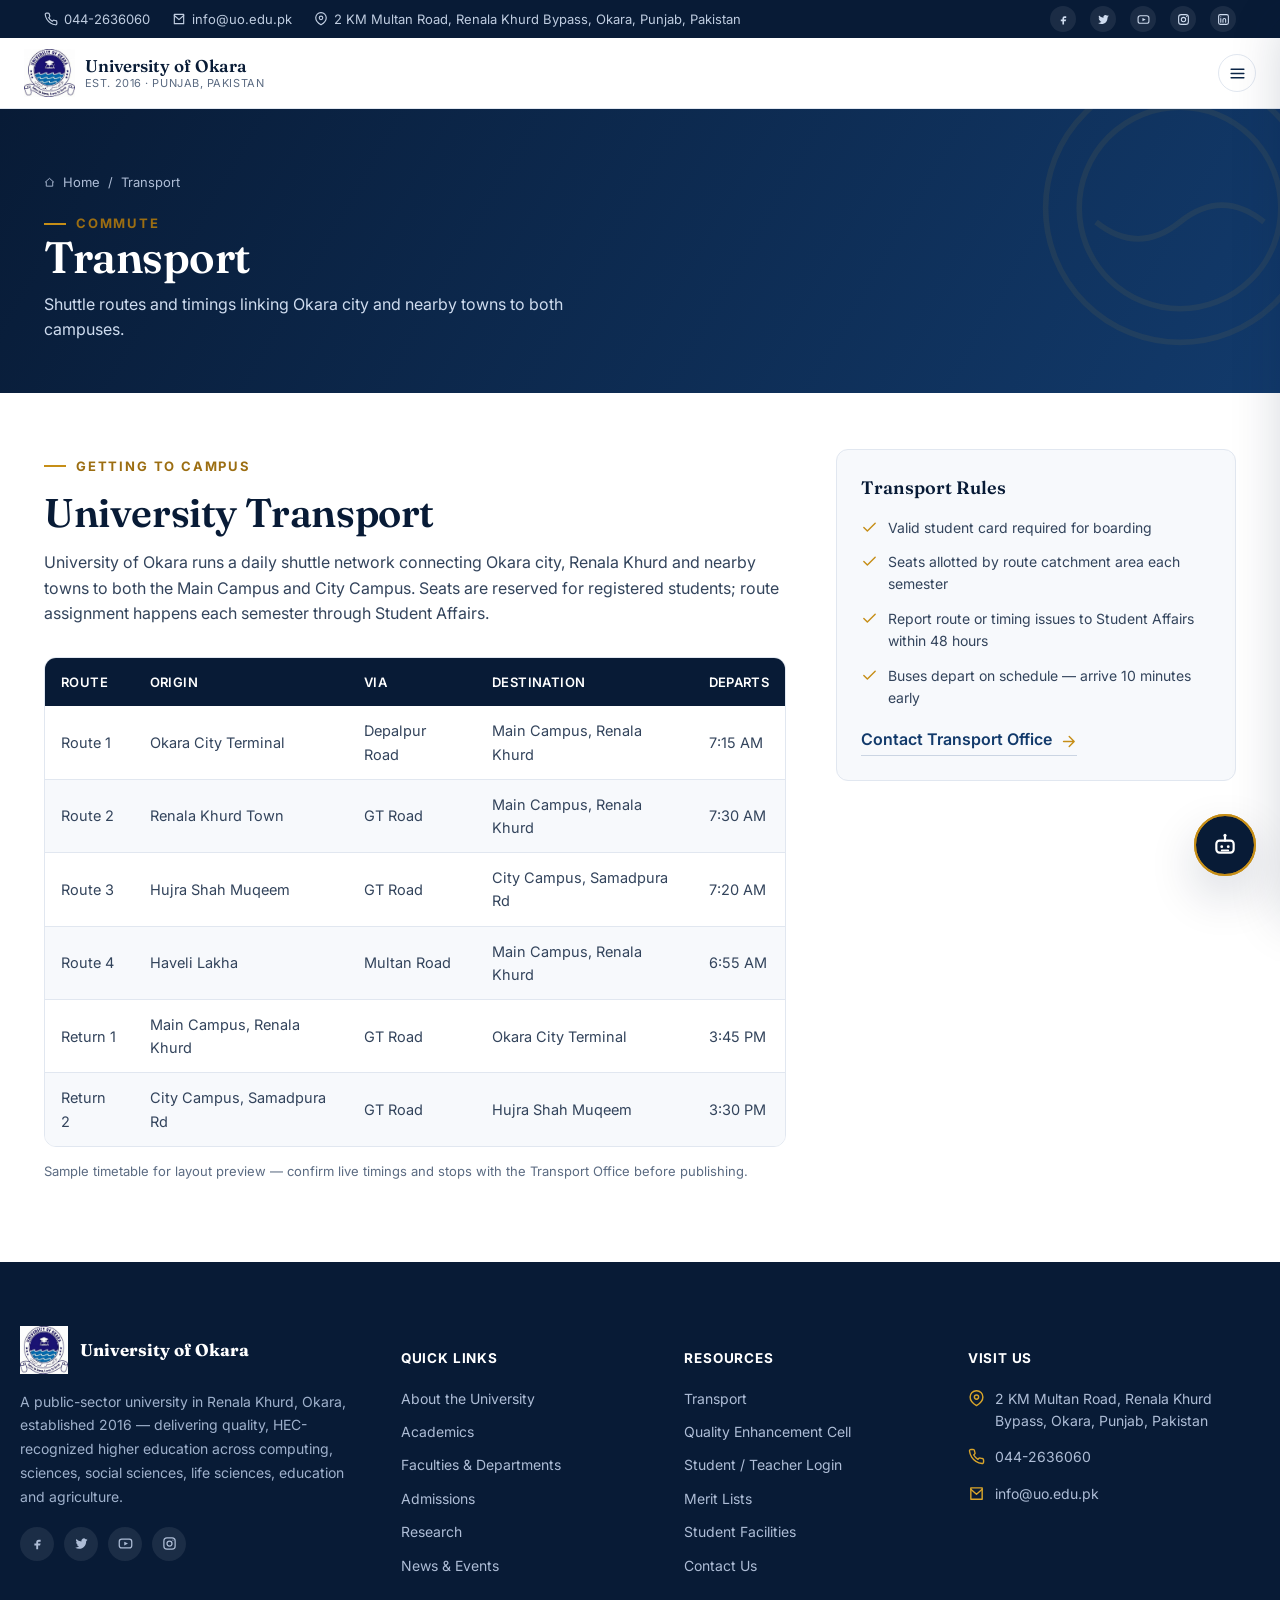
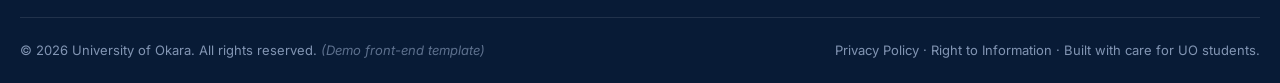
<file: transport.html>
<!DOCTYPE html>
<html lang="en">
<head>
<meta charset="UTF-8">
  <meta name="viewport" content="width=device-width, initial-scale=1.0">
  <title>Transport | University of Okara</title>
  <meta name="description" content="University of Okara shuttle routes, timings and transport rules for students commuting from Okara, Renala Khurd and nearby towns.">
  <meta name="keywords" content="University of Okara transport, UO bus routes, Okara university shuttle">
  <link rel="canonical" href="https://www.uo-portal-example.edu.pk/transport.html">
  <meta name="robots" content="index, follow">
  <meta name="theme-color" content="#0B2547">
  <!-- Open Graph -->
  <meta property="og:type" content="website">
  <meta property="og:title" content="Transport | University of Okara">
  <meta property="og:description" content="University of Okara shuttle routes, timings and transport rules for students commuting from Okara, Renala Khurd and nearby towns.">
  <meta property="og:url" content="https://www.uo-portal-example.edu.pk/transport.html">
  <meta property="og:site_name" content="University of Okara">
  <meta property="og:image" content="https://www.uo-portal-example.edu.pk/assets/images/og-cover.jpg">
  <meta property="og:locale" content="en_PK">
  <!-- Twitter -->
  <meta name="twitter:card" content="summary_large_image">
  <meta name="twitter:title" content="Transport | University of Okara">
  <meta name="twitter:description" content="University of Okara shuttle routes, timings and transport rules for students commuting from Okara, Renala Khurd and nearby towns.">
  <!-- Favicons -->
  <link rel="icon" type="image/png" sizes="32x32" href="assets/images/favicon-32.png">
  <link rel="apple-touch-icon" sizes="192x192" href="assets/images/favicon-192.png">
  <!-- Fonts -->
  <link rel="preconnect" href="https://fonts.googleapis.com">
  <link rel="preconnect" href="https://fonts.gstatic.com" crossorigin>
  <link href="https://fonts.googleapis.com/css2?family=Fraunces:opsz,wght@9..144,500;9..144,600;9..144,700&family=Inter:wght@400;500;600;700;800&display=swap" rel="stylesheet">
  <link rel="stylesheet" href="assets/css/style.css">
  <script type="application/ld+json">{"@context":"https://schema.org","@type":"CollegeOrUniversity","name":"University of Okara","alternateName":"UO","url":"https://www.uo-portal-example.edu.pk","logo":"https://www.uo-portal-example.edu.pk/assets/images/logo-crest.png","foundingDate":"2016","address":{"@type":"PostalAddress","streetAddress":"2 KM Multan Road, Renala Khurd Bypass, Okara, Punjab, Pakistan","addressLocality":"Okara","addressRegion":"Punjab","addressCountry":"PK"},"contactPoint":{"@type":"ContactPoint","telephone":"044-2636060","email":"info@uo.edu.pk","contactType":"admissions"},"sameAs":["https://www.facebook.com/okarauniversityofficial/"]}</script>
</head>
<body class="page-transport">
<a class="skip-link" href="#main">Skip to main content</a>
  <div class="header-wrap">
    <div class="topbar">
    <div class="container">
      <div class="topbar-left">
        <a href="tel:+92442636060"><svg viewBox="0 0 24 24" fill="none" width="1em" height="1em"><path d="M22 16.92v3a2 2 0 0 1-2.18 2 19.79 19.79 0 0 1-8.63-3.07 19.5 19.5 0 0 1-6-6 19.79 19.79 0 0 1-3.07-8.67A2 2 0 0 1 4.11 2h3a2 2 0 0 1 2 1.72c.127.96.361 1.903.7 2.81a2 2 0 0 1-.45 2.11L8.09 9.91a16 16 0 0 0 6 6l1.27-1.27a2 2 0 0 1 2.11-.45c.907.339 1.85.573 2.81.7A2 2 0 0 1 22 16.92z" stroke="currentColor" stroke-width="2" stroke-linecap="round" stroke-linejoin="round"/></svg>044-2636060</a>
        <a href="mailto:info@uo.edu.pk"><svg viewBox="0 0 24 24" fill="none" width="1em" height="1em"><path d="M4 4h16v16H4V4z" stroke="currentColor" stroke-width="2" stroke-linejoin="round"/><path d="M4 6l8 7 8-7" stroke="currentColor" stroke-width="2" stroke-linecap="round" stroke-linejoin="round"/></svg>info@uo.edu.pk</a>
        <a href="contact.html"><svg viewBox="0 0 24 24" fill="none" width="1em" height="1em"><path d="M21 10c0 7-9 12-9 12s-9-5-9-12a9 9 0 1 1 18 0z" stroke="currentColor" stroke-width="2" stroke-linejoin="round"/><circle cx="12" cy="10" r="3" stroke="currentColor" stroke-width="2"/></svg>2 KM Multan Road, Renala Khurd Bypass, Okara, Punjab, Pakistan</a>
      </div>
      <div class="topbar-right">
        <a href="https://www.facebook.com/okarauniversityofficial/" aria-label="Facebook" target="_blank" rel="noopener"><svg viewBox="0 0 24 24" fill="none" width="1em" height="1em"><path d="M14 9h3V6h-3a4 4 0 0 0-4 4v2H7v3h3v6h3v-6h3l1-3h-4v-2a1 1 0 0 1 1-1z" fill="currentColor"/></svg></a>
        <a href="#" aria-label="Twitter / X"><svg viewBox="0 0 24 24" fill="none" width="1em" height="1em"><path d="M22 5.9c-.8.35-1.6.6-2.5.7.9-.55 1.6-1.4 1.9-2.4-.85.5-1.8.85-2.8 1a3.9 3.9 0 0 0-6.7 3.6A11 11 0 0 1 3.7 4.7a4 4 0 0 0 1.2 5.3 4 4 0 0 1-1.8-.5 4 4 0 0 0 3.1 3.9 4 4 0 0 1-1.8.07 4 4 0 0 0 3.7 2.8A11 11 0 0 1 2 18.6a11.2 11.2 0 0 0 6.1 1.8c7.3 0 11.3-6.1 11.3-11.4v-.5c.8-.6 1.4-1.3 1.9-2.1z" fill="currentColor"/></svg></a>
        <a href="#" aria-label="YouTube"><svg viewBox="0 0 24 24" fill="none" width="1em" height="1em"><rect x="2" y="5" width="20" height="14" rx="4" stroke="currentColor" stroke-width="2"/><path d="M10 9l6 3-6 3z" fill="currentColor"/></svg></a>
        <a href="#" aria-label="Instagram"><svg viewBox="0 0 24 24" fill="none" width="1em" height="1em"><rect x="3" y="3" width="18" height="18" rx="5" stroke="currentColor" stroke-width="2"/><circle cx="12" cy="12" r="4" stroke="currentColor" stroke-width="2"/><circle cx="17.5" cy="6.5" r="1" fill="currentColor"/></svg></a>
        <a href="#" aria-label="LinkedIn"><svg viewBox="0 0 24 24" fill="none" width="1em" height="1em"><rect x="3" y="3" width="18" height="18" rx="3" stroke="currentColor" stroke-width="2"/><path d="M7 10v7M7 7v.01M11 17v-4.5a2.5 2.5 0 0 1 5 0V17" stroke="currentColor" stroke-width="2" stroke-linecap="round"/></svg></a>
      </div>
    </div>
  </div>
    <header class="site-header">
      <div class="container">
        <a class="brand" href="index.html" aria-label="University of Okara home">
          <img src="assets/images/logo-crest.png" alt="University of Okara official crest logo" width="48" height="46">
          <span class="brand-text"><strong>University of Okara</strong><span>Est. 2016 · Punjab, Pakistan</span></span>
        </a>
        <nav class="main-nav" aria-label="Primary">
          <ul>
            <li><a class="nav-link" href="index.html" >Home</a></li>
          <li>
      <a class="nav-link" href="about.html" >About <svg viewBox="0 0 24 24" fill="none" width="1em" height="1em"><path d="M6 9l6 6 6-6" stroke="currentColor" stroke-width="2" stroke-linecap="round" stroke-linejoin="round"/></svg></a>
      <div class="dropdown">
        <a href="about.html#story">Our Story</a>
        <a href="about.html#vc-message">Vice Chancellor's Message</a>
        <a href="about.html#mission">Mission & Vision</a>
      </div>
    </li>
          <li>
      <a class="nav-link" href="academics.html" >Academics <svg viewBox="0 0 24 24" fill="none" width="1em" height="1em"><path d="M6 9l6 6 6-6" stroke="currentColor" stroke-width="2" stroke-linecap="round" stroke-linejoin="round"/></svg></a>
      <div class="dropdown">
        <a href="academics.html#undergraduate">Undergraduate</a>
        <a href="academics.html#postgraduate">Postgraduate</a>
        <a href="academics.html#skill-training">Skill Training</a>
      </div>
    </li>
          <li>
      <a class="nav-link" href="faculties.html" >Faculties <svg viewBox="0 0 24 24" fill="none" width="1em" height="1em"><path d="M6 9l6 6 6-6" stroke="currentColor" stroke-width="2" stroke-linecap="round" stroke-linejoin="round"/></svg></a>
      <div class="mega">
        <div class="mega-col">
          <h5>Faculty of Computing</h5>
          <a href="faculties.html#department-of-computer-science">Department of Computer Science</a>
          <a href="faculties.html#department-of-software-engineering">Department of Software Engineering</a>
          <a href="faculties.html#department-of-information-technology">Department of Information Technology</a>
          <a href="faculties.html#department-of-data-science">Department of Data Science</a>
          <a href="faculties.html#faculty-of-computing" style="font-weight:700;color:#9C6E12;">View faculty →</a>
        </div>
        <div class="mega-col">
          <h5>Faculty of Management and Social Sciences</h5>
          <a href="faculties.html#institute-of-social-and-cultural-studies">Institute of Social and Cultural Studies</a>
          <a href="faculties.html#department-of-sociology">Department of Sociology</a>
          <a href="faculties.html#department-of-media-and-communication-studies">Department of Media & Communication Studies</a>
          <a href="faculties.html#school-of-law">School of Law</a>
          <a href="faculties.html#centre-for-english-language-and-learning">Centre for English Language and Learning</a>
          <a href="faculties.html#department-of-fine-arts">Department of Fine Arts</a>
          <a href="faculties.html#faculty-of-management-and-social-sciences" style="font-weight:700;color:#9C6E12;">+ 13 more →</a>
        </div>
        <div class="mega-col">
          <h5>Faculty of Sciences</h5>
          <a href="faculties.html#department-of-chemistry">Department of Chemistry</a>
          <a href="faculties.html#department-of-physics">Department of Physics</a>
          <a href="faculties.html#department-of-mathematics">Department of Mathematics</a>
          <a href="faculties.html#department-of-statistics">Department of Statistics</a>
          <a href="faculties.html#centre-for-nanosciences">Centre for Nanosciences</a>
          <a href="faculties.html#faculty-of-sciences" style="font-weight:700;color:#9C6E12;">View faculty →</a>
        </div>
        <div class="mega-col">
          <h5>Faculty of Life Sciences</h5>
          <a href="faculties.html#institute-of-pure-and-applied-zoology">Institute of Pure & Applied Zoology</a>
          <a href="faculties.html#department-of-biochemistry">Department of Biochemistry</a>
          <a href="faculties.html#department-of-biology">Department of Biology</a>
          <a href="faculties.html#department-of-molecular-biology">Department of Molecular Biology</a>
          <a href="faculties.html#department-of-zoology">Department of Zoology</a>
          <a href="faculties.html#department-of-fisheries-and-aquaculture">Department of Fisheries and Aquaculture</a>
          <a href="faculties.html#faculty-of-life-sciences" style="font-weight:700;color:#9C6E12;">+ 10 more →</a>
        </div>
        <div class="mega-col">
          <h5>Faculty of Health Sciences</h5>
          <a href="faculties.html#department-of-psychology">Department of Psychology</a>
          <a href="faculties.html#department-of-public-health">Department of Public Health</a>
          <a href="faculties.html#department-of-sports-sciences-and-physical-education">Department of Sports Sciences and Physical Education</a>
          <a href="faculties.html#faculty-of-health-sciences" style="font-weight:700;color:#9C6E12;">View faculty →</a>
        </div>
        <div class="mega-col">
          <h5>Faculty of Education</h5>
          <a href="faculties.html#department-of-science-education">Department of Science Education</a>
          <a href="faculties.html#department-of-teacher-education">Department of Teacher Education</a>
          <a href="faculties.html#department-of-educational-research-and-assessment">Department of Educational Research & Assessment</a>
          <a href="faculties.html#department-of-special-education">Department of Special Education</a>
          <a href="faculties.html#centre-of-skill-development">Centre of Skill Development</a>
          <a href="faculties.html#department-of-educational-studies">Department of Educational Studies</a>
          <a href="faculties.html#faculty-of-education" style="font-weight:700;color:#9C6E12;">+ 2 more →</a>
        </div>
        <div class="mega-col">
          <h5>Faculty of Environmental and Agricultural Sciences</h5>
          <a href="faculties.html#department-of-environmental-sciences">Department of Environmental Sciences</a>
          <a href="faculties.html#department-of-agricultural-sciences">Department of Agricultural Sciences</a>
          <a href="faculties.html#department-of-sustainability">Department of Sustainability</a>
          <a href="faculties.html#faculty-of-environmental-and-agricultural-sciences" style="font-weight:700;color:#9C6E12;">View faculty →</a>
        </div>
      </div>
    </li>
          <li>
      <a class="nav-link" href="admissions.html" >Admissions <svg viewBox="0 0 24 24" fill="none" width="1em" height="1em"><path d="M6 9l6 6 6-6" stroke="currentColor" stroke-width="2" stroke-linecap="round" stroke-linejoin="round"/></svg></a>
      <div class="dropdown">
        <a href="admissions.html#admission-ads">Admission Ads</a>
        <a href="admissions.html#apply-online">Apply Online</a>
        <a href="admissions.html#merit-list">Merit List</a>
      </div>
    </li>
          <li><a class="nav-link" href="research.html" >Research</a></li>
          <li><a class="nav-link" href="transport.html" aria-current="page">Transport</a></li>
          <li><a class="nav-link" href="qec.html" >QEC</a></li>
          <li>
      <a class="nav-link" href="news.html" >News <svg viewBox="0 0 24 24" fill="none" width="1em" height="1em"><path d="M6 9l6 6 6-6" stroke="currentColor" stroke-width="2" stroke-linecap="round" stroke-linejoin="round"/></svg></a>
      <div class="dropdown">
        <a href="news.html#news">News</a>
        <a href="news.html#events">Events</a>
        <a href="news.html#achievements">Achievements</a>
        <a href="news.html#facilities">Student Facilities</a>
      </div>
    </li>
          <li><a class="nav-link" href="contact.html" >Contact</a></li>
          </ul>
        </nav>
        <div class="head-actions">
          <div class="login-quick">
          <button class="login-btn" aria-label="Login menu"><svg viewBox="0 0 24 24" fill="none" width="1em" height="1em"><circle cx="12" cy="8" r="4" stroke="currentColor" stroke-width="2"/><path d="M4 21c0-4 4-6 8-6s8 2 8 6" stroke="currentColor" stroke-width="2" stroke-linecap="round"/></svg><span>Login</span><svg viewBox="0 0 24 24" fill="none" width="1em" height="1em"><path d="M6 9l6 6 6-6" stroke="currentColor" stroke-width="2" stroke-linecap="round" stroke-linejoin="round"/></svg></button>
          <div class="dropdown" style="right:0;left:auto;">
            <a href="login.html#student">Student / Parent Login</a>
            <a href="login.html#teacher">Teacher Login</a>
            <a href="login.html#admin">Administration Login</a>
            <a href="login.html#vc">VC Login</a>
          </div>
        </div>
          <a href="admissions.html#apply-online" class="btn btn-gold btn-sm">Apply Now</a>
          <button class="menu-toggle" aria-label="Open menu"><svg viewBox="0 0 24 24" fill="none" width="1em" height="1em"><path d="M3 6h18M3 12h18M3 18h18" stroke="currentColor" stroke-width="2" stroke-linecap="round"/></svg></button>
        </div>
      </div>
    </header>
  </div>
  <div class="drawer-backdrop"></div>
  <aside class="mobile-drawer" aria-label="Mobile navigation">
    <div class="drawer-head">
      <a class="brand" href="index.html"><img src="assets/images/logo-crest.png" alt="University of Okara crest" width="40" height="38"><span class="brand-text"><strong style="font-size:15px;">University of Okara</strong></span></a>
      <button class="drawer-close" aria-label="Close menu"><svg viewBox="0 0 24 24" fill="none" width="1em" height="1em"><path d="M6 6l12 12M18 6L6 18" stroke="currentColor" stroke-width="2" stroke-linecap="round"/></svg></button>
    </div>
    <nav class="drawer-nav">
      <a class="nav-link" href="index.html">Home</a>
      <details>
        <summary>About <svg viewBox="0 0 24 24" fill="none" width="1em" height="1em"><path d="M6 9l6 6 6-6" stroke="currentColor" stroke-width="2" stroke-linecap="round" stroke-linejoin="round"/></svg></summary>
        <div class="drawer-sub">
          <a href="about.html#story">Our Story</a>
          <a href="about.html#vc-message">Vice Chancellor's Message</a>
          <a href="about.html#mission">Mission & Vision</a>
        </div>
      </details>
      <details>
        <summary>Academics <svg viewBox="0 0 24 24" fill="none" width="1em" height="1em"><path d="M6 9l6 6 6-6" stroke="currentColor" stroke-width="2" stroke-linecap="round" stroke-linejoin="round"/></svg></summary>
        <div class="drawer-sub">
          <a href="academics.html#undergraduate">Undergraduate</a>
          <a href="academics.html#postgraduate">Postgraduate</a>
          <a href="academics.html#skill-training">Skill Training</a>
        </div>
      </details>
      <details>
        <summary>Faculties <svg viewBox="0 0 24 24" fill="none" width="1em" height="1em"><path d="M6 9l6 6 6-6" stroke="currentColor" stroke-width="2" stroke-linecap="round" stroke-linejoin="round"/></svg></summary>
        <div class="drawer-sub">
          <a href="faculties.html#faculty-of-computing">Faculty of Computing</a>
          <a href="faculties.html#faculty-of-management-and-social-sciences">Faculty of Management and Social Sciences</a>
          <a href="faculties.html#faculty-of-sciences">Faculty of Sciences</a>
          <a href="faculties.html#faculty-of-life-sciences">Faculty of Life Sciences</a>
          <a href="faculties.html#faculty-of-health-sciences">Faculty of Health Sciences</a>
          <a href="faculties.html#faculty-of-education">Faculty of Education</a>
          <a href="faculties.html#faculty-of-environmental-and-agricultural-sciences">Faculty of Environmental and Agricultural Sciences</a>
        </div>
      </details>
      <details>
        <summary>Admissions <svg viewBox="0 0 24 24" fill="none" width="1em" height="1em"><path d="M6 9l6 6 6-6" stroke="currentColor" stroke-width="2" stroke-linecap="round" stroke-linejoin="round"/></svg></summary>
        <div class="drawer-sub">
          <a href="admissions.html#admission-ads">Admission Ads</a>
          <a href="admissions.html#apply-online">Apply Online</a>
          <a href="admissions.html#merit-list">Merit List</a>
        </div>
      </details>
      <a class="nav-link" href="research.html">Research</a>
      <a class="nav-link" href="transport.html">Transport</a>
      <a class="nav-link" href="qec.html">QEC</a>
      <details>
        <summary>News <svg viewBox="0 0 24 24" fill="none" width="1em" height="1em"><path d="M6 9l6 6 6-6" stroke="currentColor" stroke-width="2" stroke-linecap="round" stroke-linejoin="round"/></svg></summary>
        <div class="drawer-sub">
          <a href="news.html#news">News</a>
          <a href="news.html#events">Events</a>
          <a href="news.html#achievements">Achievements</a>
          <a href="news.html#facilities">Student Facilities</a>
        </div>
      </details>
      <a class="nav-link" href="contact.html">Contact</a>
      <details>
        <summary>Login <svg viewBox="0 0 24 24" fill="none" width="1em" height="1em"><path d="M6 9l6 6 6-6" stroke="currentColor" stroke-width="2" stroke-linecap="round" stroke-linejoin="round"/></svg></summary>
        <div class="drawer-sub">
          <a href="login.html#student">Student / Parent Login</a>
          <a href="login.html#teacher">Teacher Login</a>
          <a href="login.html#admin">Administration Login</a>
          <a href="login.html#vc">VC Login</a>
        </div>
      </details>
    </nav>
    <div class="drawer-cta">
      <a href="admissions.html#apply-online" class="btn btn-gold btn-block">Apply Now</a>
    </div>
  </aside>
<main id="main">
<section class="page-hero">
    <svg class="seal-wm" viewBox="0 0 100 100" fill="none"><circle cx="50" cy="50" r="48" stroke="#D9A52B" stroke-width="2"/><circle cx="50" cy="50" r="36" stroke="#D9A52B" stroke-width="2"/><path d="M20 55c10 8 20 8 30 0s20-8 30 0" stroke="#D9A52B" stroke-width="2"/></svg>
    <div class="container">
      <div class="breadcrumb"><svg viewBox="0 0 24 24" fill="none" width="1em" height="1em"><path d="M3 11l9-8 9 8" stroke="currentColor" stroke-width="2" stroke-linecap="round" stroke-linejoin="round"/><path d="M5 10v10h14V10" stroke="currentColor" stroke-width="2" stroke-linejoin="round"/></svg><a href="index.html">Home</a> <span>/</span> <span>Transport</span></div>
      <span class="eyebrow">Commute</span>
      <h1>Transport</h1>
      <p>Shuttle routes and timings linking Okara city and nearby towns to both campuses.</p>
    </div>
  </section>
  <section class="section" style="padding-top:56px;">
    <div class="container two-col">
      <div>
        <span class="eyebrow">Getting To Campus</span>
        <h2 style="margin-top:14px;">University Transport</h2>
        <p class="prose" style="margin-top:14px;color:var(--ink-700);">University of Okara runs a daily shuttle network connecting Okara city, Renala Khurd and nearby towns to both the Main Campus and City Campus. Seats are reserved for registered students; route assignment happens each semester through Student Affairs.</p>
        <div class="table-wrap" style="margin-top:30px;">
          <table>
            <thead><tr><th>Route</th><th>Origin</th><th>Via</th><th>Destination</th><th>Departs</th></tr></thead>
            <tbody>
              <tr><td>Route 1</td><td>Okara City Terminal</td><td>Depalpur Road</td><td>Main Campus, Renala Khurd</td><td>7:15 AM</td></tr>
              <tr><td>Route 2</td><td>Renala Khurd Town</td><td>GT Road</td><td>Main Campus, Renala Khurd</td><td>7:30 AM</td></tr>
              <tr><td>Route 3</td><td>Hujra Shah Muqeem</td><td>GT Road</td><td>City Campus, Samadpura Rd</td><td>7:20 AM</td></tr>
              <tr><td>Route 4</td><td>Haveli Lakha</td><td>Multan Road</td><td>Main Campus, Renala Khurd</td><td>6:55 AM</td></tr>
              <tr><td>Return 1</td><td>Main Campus, Renala Khurd</td><td>GT Road</td><td>Okara City Terminal</td><td>3:45 PM</td></tr>
              <tr><td>Return 2</td><td>City Campus, Samadpura Rd</td><td>GT Road</td><td>Hujra Shah Muqeem</td><td>3:30 PM</td></tr>
            </tbody>
          </table>
        </div>
        <p class="form-note" style="margin-top:14px;">Sample timetable for layout preview — confirm live timings and stops with the Transport Office before publishing.</p>
      </div>
      <aside class="info-box" style="align-self:start;">
        <h4>Transport Rules</h4>
        <ul>
          <li><svg viewBox="0 0 24 24" fill="none" width="1em" height="1em"><path d="M20 6L9 17l-5-5" stroke="currentColor" stroke-width="2" stroke-linecap="round" stroke-linejoin="round"/></svg> Valid student card required for boarding</li>
          <li><svg viewBox="0 0 24 24" fill="none" width="1em" height="1em"><path d="M20 6L9 17l-5-5" stroke="currentColor" stroke-width="2" stroke-linecap="round" stroke-linejoin="round"/></svg> Seats allotted by route catchment area each semester</li>
          <li><svg viewBox="0 0 24 24" fill="none" width="1em" height="1em"><path d="M20 6L9 17l-5-5" stroke="currentColor" stroke-width="2" stroke-linecap="round" stroke-linejoin="round"/></svg> Report route or timing issues to Student Affairs within 48 hours</li>
          <li><svg viewBox="0 0 24 24" fill="none" width="1em" height="1em"><path d="M20 6L9 17l-5-5" stroke="currentColor" stroke-width="2" stroke-linecap="round" stroke-linejoin="round"/></svg> Buses depart on schedule — arrive 10 minutes early</li>
        </ul>
        <a href="contact.html" class="link-arrow" style="margin-top:18px;">Contact Transport Office <svg viewBox="0 0 24 24" fill="none" width="1em" height="1em"><path d="M5 12h14M13 5l7 7-7 7" stroke="currentColor" stroke-width="2" stroke-linecap="round" stroke-linejoin="round"/></svg></a>
      </aside>
    </div>
  </section>
  
</main>
<footer class="site-footer">
    <div class="container footer-top">
      <div>
        <div class="footer-brand">
          <img src="assets/images/logo-crest.png" alt="University of Okara crest" width="48" height="46">
          <strong>University of Okara</strong>
        </div>
        <p>A public-sector university in Renala Khurd, Okara, established 2016 — delivering quality, HEC-recognized higher education across computing, sciences, social sciences, life sciences, education and agriculture.</p>
        <div class="footer-social">
          <a href="https://www.facebook.com/okarauniversityofficial/" aria-label="Facebook" target="_blank" rel="noopener"><svg viewBox="0 0 24 24" fill="none" width="1em" height="1em"><path d="M14 9h3V6h-3a4 4 0 0 0-4 4v2H7v3h3v6h3v-6h3l1-3h-4v-2a1 1 0 0 1 1-1z" fill="currentColor"/></svg></a>
          <a href="#" aria-label="Twitter / X"><svg viewBox="0 0 24 24" fill="none" width="1em" height="1em"><path d="M22 5.9c-.8.35-1.6.6-2.5.7.9-.55 1.6-1.4 1.9-2.4-.85.5-1.8.85-2.8 1a3.9 3.9 0 0 0-6.7 3.6A11 11 0 0 1 3.7 4.7a4 4 0 0 0 1.2 5.3 4 4 0 0 1-1.8-.5 4 4 0 0 0 3.1 3.9 4 4 0 0 1-1.8.07 4 4 0 0 0 3.7 2.8A11 11 0 0 1 2 18.6a11.2 11.2 0 0 0 6.1 1.8c7.3 0 11.3-6.1 11.3-11.4v-.5c.8-.6 1.4-1.3 1.9-2.1z" fill="currentColor"/></svg></a>
          <a href="#" aria-label="YouTube"><svg viewBox="0 0 24 24" fill="none" width="1em" height="1em"><rect x="2" y="5" width="20" height="14" rx="4" stroke="currentColor" stroke-width="2"/><path d="M10 9l6 3-6 3z" fill="currentColor"/></svg></a>
          <a href="#" aria-label="Instagram"><svg viewBox="0 0 24 24" fill="none" width="1em" height="1em"><rect x="3" y="3" width="18" height="18" rx="5" stroke="currentColor" stroke-width="2"/><circle cx="12" cy="12" r="4" stroke="currentColor" stroke-width="2"/><circle cx="17.5" cy="6.5" r="1" fill="currentColor"/></svg></a>
        </div>
      </div>
      <div>
        <h5>Quick Links</h5>
        <div class="footer-links">
          <a href="about.html">About the University</a>
          <a href="academics.html">Academics</a>
          <a href="faculties.html">Faculties &amp; Departments</a>
          <a href="admissions.html">Admissions</a>
          <a href="research.html">Research</a>
          <a href="news.html">News &amp; Events</a>
        </div>
      </div>
      <div>
        <h5>Resources</h5>
        <div class="footer-links">
          <a href="transport.html">Transport</a>
          <a href="qec.html">Quality Enhancement Cell</a>
          <a href="login.html">Student / Teacher Login</a>
          <a href="admissions.html#merit-list">Merit Lists</a>
          <a href="news.html#facilities">Student Facilities</a>
          <a href="contact.html">Contact Us</a>
        </div>
      </div>
      <div>
        <h5>Visit Us</h5>
        <ul class="footer-contact">
          <li><svg viewBox="0 0 24 24" fill="none" width="1em" height="1em"><path d="M21 10c0 7-9 12-9 12s-9-5-9-12a9 9 0 1 1 18 0z" stroke="currentColor" stroke-width="2" stroke-linejoin="round"/><circle cx="12" cy="10" r="3" stroke="currentColor" stroke-width="2"/></svg><span>2 KM Multan Road, Renala Khurd Bypass, Okara, Punjab, Pakistan</span></li>
          <li><svg viewBox="0 0 24 24" fill="none" width="1em" height="1em"><path d="M22 16.92v3a2 2 0 0 1-2.18 2 19.79 19.79 0 0 1-8.63-3.07 19.5 19.5 0 0 1-6-6 19.79 19.79 0 0 1-3.07-8.67A2 2 0 0 1 4.11 2h3a2 2 0 0 1 2 1.72c.127.96.361 1.903.7 2.81a2 2 0 0 1-.45 2.11L8.09 9.91a16 16 0 0 0 6 6l1.27-1.27a2 2 0 0 1 2.11-.45c.907.339 1.85.573 2.81.7A2 2 0 0 1 22 16.92z" stroke="currentColor" stroke-width="2" stroke-linecap="round" stroke-linejoin="round"/></svg><span>044-2636060</span></li>
          <li><svg viewBox="0 0 24 24" fill="none" width="1em" height="1em"><path d="M4 4h16v16H4V4z" stroke="currentColor" stroke-width="2" stroke-linejoin="round"/><path d="M4 6l8 7 8-7" stroke="currentColor" stroke-width="2" stroke-linecap="round" stroke-linejoin="round"/></svg><span>info@uo.edu.pk</span></li>
        </ul>
      </div>
    </div>
    <div class="container footer-bottom">
      <span>© <span id="y"></span> University of Okara. All rights reserved. <em style="opacity:.7">(Demo front-end template)</em></span>
      <span><a href="#">Privacy Policy</a> · <a href="#">Right to Information</a> · Built with care for UO students.</span>
    </div>
  </footer>
  <script>document.getElementById('y') && (document.getElementById('y').textContent = new Date().getFullYear());</script>
<div class="modal-backdrop">
    <div class="modal-box">
      <button class="modal-close" aria-label="Close video"><svg viewBox="0 0 24 24" fill="none" width="1em" height="1em"><path d="M6 6l12 12M18 6L6 18" stroke="currentColor" stroke-width="2" stroke-linecap="round"/></svg></button>
      <div class="modal-body">
        <svg viewBox="0 0 24 24" fill="none" width="1em" height="1em"><path d="M8 5v14l11-7z" fill="currentColor"/></svg>
        <strong data-modal-title style="font-family:'Fraunces',serif;font-size:18px;color:#fff;"></strong>
        <span>Video placeholder — embed your YouTube / Vimeo ID here.</span>
      </div>
    </div>
  </div>
<button class="chatbot-launcher" aria-label="Open admissions chat assistant">
    <span class="pulse"></span>
    <svg viewBox="0 0 24 24" fill="none" width="1em" height="1em"><rect x="4" y="8" width="16" height="11" rx="3" stroke="currentColor" stroke-width="2"/><path d="M12 8V4" stroke="currentColor" stroke-width="2" stroke-linecap="round"/><circle cx="12" cy="3" r="1.4" fill="currentColor"/><circle cx="9" cy="13.5" r="1.3" fill="currentColor"/><circle cx="15" cy="13.5" r="1.3" fill="currentColor"/><path d="M9 17h6" stroke="currentColor" stroke-width="1.6" stroke-linecap="round"/></svg>
  </button>
  <div class="chatbot-panel" aria-hidden="true">
    <div class="chat-head">
      <div class="ic"><svg viewBox="0 0 24 24" fill="none" width="1em" height="1em"><rect x="4" y="8" width="16" height="11" rx="3" stroke="currentColor" stroke-width="2"/><path d="M12 8V4" stroke="currentColor" stroke-width="2" stroke-linecap="round"/><circle cx="12" cy="3" r="1.4" fill="currentColor"/><circle cx="9" cy="13.5" r="1.3" fill="currentColor"/><circle cx="15" cy="13.5" r="1.3" fill="currentColor"/><path d="M9 17h6" stroke="currentColor" stroke-width="1.6" stroke-linecap="round"/></svg></div>
      <div>
        <strong>UO Assist</strong>
        <span>Online · rule-based FAQ demo</span>
      </div>
      <button class="chat-close" aria-label="Close chat"><svg viewBox="0 0 24 24" fill="none" width="1em" height="1em"><path d="M6 6l12 12M18 6L6 18" stroke="currentColor" stroke-width="2" stroke-linecap="round"/></svg></button>
    </div>
    <div class="chat-body">
      <div class="msg bot">Assalam-o-Alaikum! 👋 I'm the UO Assist demo bot. Ask me about admissions, faculties, transport, hostels or contact info.</div>
    </div>
    <div class="chat-chips"></div>
    <form class="chat-input">
      <input type="text" placeholder="Type your question…" aria-label="Type your question">
      <button type="submit" aria-label="Send"><svg viewBox="0 0 24 24" fill="none" width="1em" height="1em"><path d="M22 2L11 13" stroke="currentColor" stroke-width="2" stroke-linecap="round" stroke-linejoin="round"/><path d="M22 2l-7 20-4-9-9-4 20-7z" stroke="currentColor" stroke-width="2" stroke-linejoin="round"/></svg></button>
    </form>
  </div>
  <button class="back-top" aria-label="Back to top"><svg viewBox="0 0 24 24" fill="none" width="1em" height="1em"><path d="M12 19V5M5 12l7-7 7 7" stroke="currentColor" stroke-width="2" stroke-linecap="round" stroke-linejoin="round"/></svg></button>
  <div class="toast"><span></span></div>
<script src="assets/js/chatbot-data.js" defer></script>
  <script src="assets/js/chatbot-widget.js" defer></script>
  <script src="assets/js/main.js" defer></script>
</body>
</html>
</file>
<file: assets/css/style.css>
/* =========================================================
   UNIVERSITY OF OKARA — PORTAL STYLESHEET
   Design tokens derived from the official university seal:
   deep convocation navy, heritage gold, and the seal's wave motif.
   ========================================================= */

:root{
  /* ---- Color tokens ---- */
  --navy-950:#081B36;
  --navy-900:#0B2547;
  --navy-800:#123A6B;
  --navy-700:#1B4D87;
  --navy-600:#2563A3;
  --gold-700:#9C6E12;
  --gold-600:#C68E17;
  --gold-500:#D9A52B;
  --gold-100:#FBF1DA;
  --teal-600:#1F7A88;
  --teal-500:#2E97A6;
  --paper-0:#FFFFFF;
  --paper-50:#F7F9FC;
  --paper-100:#EEF2F8;
  --line-200:#E1E7F0;
  --line-300:#CBD5E3;
  --ink-900:#101C2E;
  --ink-700:#33445C;
  --ink-500:#5B6B82;
  --ink-300:#8C99AC;
  --success-600:#1F8A57;
  --danger-600:#C13B3B;

  /* ---- Type ---- */
  --font-display:"Fraunces", Georgia, "Times New Roman", serif;
  --font-body:"Inter", "Segoe UI", system-ui, -apple-system, sans-serif;

  /* ---- Layout ---- */
  --maxw:1240px;
  --radius-sm:6px;
  --radius-md:12px;
  --radius-lg:20px;
  --shadow-sm:0 1px 3px rgba(8,27,54,.08), 0 1px 2px rgba(8,27,54,.06);
  --shadow-md:0 8px 24px rgba(8,27,54,.10);
  --shadow-lg:0 20px 48px rgba(8,27,54,.16);
  --header-h:108px;
  --header-h-mobile:72px;
}

/* ---------- Reset ---------- */
*,*::before,*::after{box-sizing:border-box;}
html{scroll-behavior:smooth;}
body{margin:0;}
img,svg,video{max-width:100%;display:block;}
a{color:inherit;text-decoration:none;}
ul,ol{margin:0;padding:0;}
button{font:inherit;cursor:pointer;}
input,textarea,select{font:inherit;}
h1,h2,h3,h4,p,figure{margin:0;}

@media (prefers-reduced-motion: reduce){
  *{animation-duration:.001ms !important;animation-iteration-count:1 !important;transition-duration:.001ms !important;scroll-behavior:auto !important;}
}

:focus-visible{outline:3px solid var(--gold-600);outline-offset:2px;border-radius:4px;}

body{
  font-family:var(--font-body);
  color:var(--ink-900);
  background:var(--paper-0);
  -webkit-font-smoothing:antialiased;
  line-height:1.6;
  padding-top:var(--header-h);
}
@media (max-width:980px){ body{padding-top:var(--header-h-mobile);} }

.container{
  width:100%;
  max-width:var(--maxw);
  margin-inline:auto;
  padding-inline:24px;
}

.skip-link{
  position:absolute;left:-999px;top:0;background:var(--navy-900);color:#fff;
  padding:10px 16px;z-index:2000;border-radius:0 0 8px 0;
}
.skip-link:focus{left:0;}

/* ---------- Type scale ---------- */
.eyebrow{
  font-family:var(--font-body);
  font-size:13px;
  font-weight:700;
  letter-spacing:.14em;
  text-transform:uppercase;
  color:var(--gold-700);
  display:inline-flex;
  align-items:center;
  gap:10px;
}
.eyebrow::before{
  content:"";width:22px;height:2px;background:var(--gold-600);display:inline-block;
}
h1,.h1{font-family:var(--font-display);font-weight:600;color:var(--navy-950);line-height:1.08;letter-spacing:-.01em;font-size:clamp(34px,5vw,56px);}
h2,.h2{font-family:var(--font-display);font-weight:600;color:var(--navy-950);line-height:1.14;letter-spacing:-.01em;font-size:clamp(28px,3.4vw,40px);}
h3,.h3{font-family:var(--font-display);font-weight:600;color:var(--navy-950);line-height:1.25;font-size:clamp(20px,2.2vw,26px);}
h4,.h4{font-family:var(--font-display);font-weight:600;color:var(--navy-950);font-size:18px;}
.lede{font-size:18px;color:var(--ink-700);max-width:640px;}
.section-head{margin-bottom:40px;}
.section-head.center{text-align:center;margin-inline:auto;}
.section-head p{margin-top:14px;}

.section{padding:80px 0;}
.section.tight{padding:56px 0;}
.section.alt{background:var(--paper-50);}
.section.navy{background:var(--navy-950);color:#fff;}
.section.navy h2,.section.navy h3{color:#fff;}

.divider-seal{
  display:flex;align-items:center;justify-content:center;gap:14px;
  margin:8px 0 0;color:var(--gold-600);
}
.divider-seal .line{height:1px;width:64px;background:var(--line-300);}

/* ---------- Buttons ---------- */
.btn{
  display:inline-flex;align-items:center;justify-content:center;gap:8px;
  padding:13px 26px;border-radius:999px;font-weight:600;font-size:15px;
  border:1.5px solid transparent;transition:transform .15s ease, box-shadow .15s ease, background .15s ease, color .15s ease;
  white-space:nowrap;
}
.btn:active{transform:translateY(1px);}
.btn-gold{background:var(--gold-600);color:var(--navy-950);}
.btn-gold:hover{background:var(--gold-500);box-shadow:var(--shadow-sm);}
.btn-navy{background:var(--navy-900);color:#fff;}
.btn-navy:hover{background:var(--navy-800);}
.btn-outline{background:transparent;border-color:rgba(255,255,255,.5);color:#fff;}
.btn-outline:hover{background:rgba(255,255,255,.12);}
.btn-outline-navy{background:transparent;border-color:var(--navy-800);color:var(--navy-900);}
.btn-outline-navy:hover{background:var(--navy-900);color:#fff;}
.btn-block{width:100%;}
.btn-sm{padding:9px 18px;font-size:14px;}
.btn[disabled]{opacity:.6;cursor:not-allowed;}

.link-arrow{
  display:inline-flex;align-items:center;gap:8px;font-weight:600;color:var(--navy-800);
  border-bottom:1.5px solid var(--line-300);padding-bottom:2px;transition:gap .15s ease,border-color .15s ease,color .15s ease;
}
.link-arrow:hover{gap:12px;border-color:var(--gold-600);color:var(--gold-700);}
.link-arrow svg{width:16px;height:16px;flex:none;}

/* =========================================================
   TOP UTILITY BAR
   ========================================================= */
.topbar{
  background:var(--navy-950);color:#cfdcef;font-size:13px;
}
.topbar .container{
  display:flex;align-items:center;justify-content:space-between;
  height:38px;
}
.topbar .topbar-left{display:flex;gap:22px;align-items:center;}
.topbar .topbar-left a{display:flex;align-items:center;gap:6px;color:#cfdcef;opacity:.92;}
.topbar .topbar-left a:hover{color:var(--gold-500);}
.topbar svg{width:14px;height:14px;}
.topbar .topbar-right{display:flex;gap:14px;align-items:center;}
.topbar .topbar-right a{
  width:26px;height:26px;border-radius:50%;display:inline-flex;align-items:center;justify-content:center;
  background:rgba(255,255,255,.08);
}
.topbar{
  max-height:38px;overflow:hidden;
  transition:max-height .28s ease, opacity .22s ease;
}
.topbar .topbar-right a:hover{background:var(--gold-600);color:var(--navy-950);}
.topbar .topbar-right svg{width:13px;height:13px;}
@media (max-width:980px){ .topbar{display:none;} }

/* =========================================================
   HEADER WRAP — topbar + main header stacked in ONE fixed
   element so the nav slides up cleanly when the topbar
   collapses on scroll (no gap, no overlap).
   ========================================================= */
.header-wrap{
  position:fixed;top:0;left:0;right:0;z-index:1000;
}
.header-wrap.is-pinned .topbar{max-height:0;opacity:0;}

/* =========================================================
   MAIN HEADER / MEGA NAV
   ========================================================= */
.site-header{
  background:#fff;border-bottom:1px solid var(--line-200);
  transition:box-shadow .2s ease;
}
.site-header.is-scrolled{box-shadow:0 6px 24px rgba(8,27,54,.10);}
.site-header .container{
  display:flex;align-items:center;justify-content:space-between;
  height:70px;gap:14px;max-width:1400px;
}

.brand{display:flex;align-items:center;gap:10px;flex:none;}
.brand img{height:48px;width:auto;}
.brand .brand-text{display:flex;flex-direction:column;line-height:1.2;}
.brand .brand-text strong{font-family:var(--font-display);font-size:17px;color:var(--navy-950);font-weight:600;white-space:nowrap;}
.brand .brand-text span{font-size:11px;letter-spacing:.05em;color:var(--ink-500);text-transform:uppercase;white-space:nowrap;}
@media (max-width:1240px){ .brand .brand-text{display:none;} }
@media (max-width:560px){ .brand img{height:40px;} }

.main-nav{display:flex;align-items:stretch;height:100%;flex:1;min-width:0;}
.main-nav > ul{display:flex;align-items:stretch;gap:0;margin-inline:auto;}
.main-nav > ul > li{position:relative;display:flex;align-items:center;}
.nav-link{
  display:flex;align-items:center;gap:4px;height:100%;padding:0 7px;white-space:nowrap;
  font-size:12.8px;font-weight:600;color:var(--ink-900);border-bottom:3px solid transparent;
}
.nav-link svg{width:10px;height:10px;color:var(--ink-300);transition:transform .15s ease;flex:none;}
.main-nav > ul > li:hover > .nav-link,
.main-nav > ul > li.is-open > .nav-link,
.nav-link[aria-current="page"]{
  color:var(--navy-800);border-bottom-color:var(--gold-600);
}
.main-nav > ul > li:hover .nav-link svg{transform:rotate(180deg);color:var(--gold-600);}

.head-actions{display:flex;align-items:center;gap:8px;flex:none;}
.head-actions .btn-gold{padding:11px 16px;white-space:nowrap;font-size:14px;}
.menu-toggle{
  width:38px;height:38px;border-radius:50%;border:1px solid var(--line-200);background:#fff;
  display:none;align-items:center;justify-content:center;color:var(--navy-900);flex:none;
}
.menu-toggle svg{width:17px;height:17px;}
.login-quick{position:relative;flex:none;}
.login-btn{
  display:inline-flex;align-items:center;gap:6px;height:38px;padding:0 14px 0 12px;
  border-radius:999px;border:1.5px solid var(--line-300);background:#fff;color:var(--navy-900);
  font-size:13.5px;font-weight:600;white-space:nowrap;flex:none;
}
.login-btn:hover{background:var(--paper-100);border-color:var(--navy-700);}
.login-btn svg:first-child{width:14px;height:14px;color:var(--navy-700);flex:none;}
.login-btn svg:last-child{width:9px;height:9px;color:var(--ink-300);flex:none;transition:transform .15s ease;}
.login-quick:hover .login-btn svg:last-child,
.login-quick.is-open .login-btn svg:last-child{transform:rotate(180deg);}
@media (max-width:1400px){
  .main-nav{display:none;}
  .menu-toggle{display:flex;}
  .head-actions .btn-gold{display:none;}
  .login-quick{display:none;}
}


/* --- Dropdown / Mega panels --- */
.dropdown{
  position:absolute;top:100%;left:0;min-width:240px;background:#fff;border-radius:var(--radius-md);
  box-shadow:var(--shadow-lg);border:1px solid var(--line-200);padding:10px;
  opacity:0;visibility:hidden;transform:translateY(8px);transition:opacity .15s ease,transform .15s ease,visibility .15s;
  z-index:50;
}
.main-nav li:hover > .dropdown,
.main-nav li.is-open > .dropdown,
.login-quick:hover > .dropdown,
.login-quick.is-open > .dropdown{opacity:1;visibility:visible;transform:translateY(0);}
.dropdown a{
  display:block;padding:10px 14px;border-radius:8px;font-size:14px;color:var(--ink-700);font-weight:500;
}
.dropdown a:hover{background:var(--paper-100);color:var(--navy-900);}

.mega{
  position:absolute;top:100%;left:50%;transform:translateX(-50%) translateY(8px);
  width:min(880px,92vw);background:#fff;border-radius:var(--radius-md);box-shadow:var(--shadow-lg);
  border:1px solid var(--line-200);padding:22px;display:flex;gap:6px;flex-wrap:wrap;
  opacity:0;visibility:hidden;transition:opacity .15s ease,transform .15s ease,visibility .15s;z-index:50;
}
.main-nav li:hover > .mega,
.main-nav li.is-open > .mega{opacity:1;visibility:visible;transform:translateX(-50%) translateY(0);}
.mega-col{flex:1 1 200px;min-width:200px;padding:6px 12px;border-left:1px solid var(--line-200);}
.mega-col:first-child{border-left:none;}
.mega-col h5{
  font-family:var(--font-body);font-size:12.5px;letter-spacing:.07em;text-transform:uppercase;
  color:var(--gold-700);font-weight:700;margin-bottom:10px;
}
.mega-col a{display:block;padding:7px 8px;border-radius:7px;font-size:13.6px;color:var(--ink-700);}
.mega-col a:hover{background:var(--paper-100);color:var(--navy-900);}

/* --- Mobile drawer --- */
.drawer-backdrop{
  position:fixed;inset:0;background:rgba(8,16,30,.5);z-index:1400;opacity:0;visibility:hidden;
  transition:opacity .2s ease,visibility .2s;
}
.drawer-backdrop.is-open{opacity:1;visibility:visible;}
.mobile-drawer{
  position:fixed;top:0;right:0;height:100%;width:min(360px,86vw);background:#fff;z-index:1500;
  transform:translateX(100%);transition:transform .25s ease;overflow-y:auto;box-shadow:var(--shadow-lg);
}
.mobile-drawer.is-open{transform:translateX(0);}
.drawer-head{display:flex;align-items:center;justify-content:space-between;padding:18px 20px;border-bottom:1px solid var(--line-200);}
.drawer-close{width:36px;height:36px;border-radius:50%;border:1px solid var(--line-200);display:flex;align-items:center;justify-content:center;background:none;}
.drawer-close svg{width:16px;height:16px;}
.drawer-nav{padding:10px 8px 30px;}
.drawer-nav details{border-bottom:1px solid var(--line-200);}
.drawer-nav summary{
  list-style:none;display:flex;align-items:center;justify-content:space-between;
  padding:14px 12px;font-weight:600;font-size:14.5px;color:var(--navy-950);cursor:pointer;
}
.drawer-nav summary::-webkit-details-marker{display:none;}
.drawer-nav summary svg{width:11px;height:11px;transition:transform .2s ease;color:var(--ink-300);}
.drawer-nav details[open] summary svg{transform:rotate(180deg);}
.drawer-nav .drawer-sub{padding:0 12px 14px 14px;display:flex;flex-direction:column;gap:2px;}
.drawer-nav .drawer-sub a{padding:9px 10px;border-radius:7px;font-size:13.8px;color:var(--ink-700);}
.drawer-nav .drawer-sub a:hover{background:var(--paper-100);}
.drawer-nav > a.nav-link{padding:14px 12px;display:block;font-weight:600;color:var(--navy-950);border-bottom:1px solid var(--line-200);}
.drawer-cta{padding:18px;}

/* =========================================================
   HERO
   ========================================================= */
.hero{
  position:relative;background:var(--navy-950);
  display:grid;grid-template-columns:1.5fr 1fr;min-height:560px;
}
.hero-carousel{position:relative;overflow:hidden;}
.hero-slide{
  position:absolute;inset:0;opacity:0;transition:opacity 1s ease;background-size:cover;background-position:center;
}
.hero-slide.is-active{opacity:1;}
.hero-slide::after{
  content:"";position:absolute;inset:0;
  background:linear-gradient(180deg, rgba(8,27,54,.15) 0%, rgba(8,27,54,.55) 100%);
}
.hero-slide-caption{
  position:absolute;left:36px;bottom:36px;z-index:3;color:#fff;max-width:80%;
}
.hero-slide-caption .eyebrow{color:var(--gold-500);}
.hero-slide-caption h3{color:#fff;margin-top:6px;font-size:clamp(20px,2.6vw,30px);}
.hero-dots{position:absolute;left:36px;bottom:14px;display:flex;gap:8px;z-index:4;}
.hero-dots button{
  width:26px;height:4px;border-radius:3px;border:none;background:rgba(255,255,255,.4);padding:0;
}
.hero-dots button.is-active{background:var(--gold-500);}
.hero-arrows{position:absolute;right:20px;bottom:14px;display:flex;gap:8px;z-index:4;}
.hero-arrows button{
  width:34px;height:34px;border-radius:50%;border:1px solid rgba(255,255,255,.5);background:rgba(8,27,54,.35);
  color:#fff;display:flex;align-items:center;justify-content:center;
}
.hero-arrows svg{width:16px;height:16px;}
.hero-arrows button:hover{background:var(--gold-600);border-color:var(--gold-600);color:var(--navy-950);}

.hero-panel{
  position:relative;display:flex;flex-direction:column;justify-content:center;gap:18px;
  padding:48px 44px;color:#fff;background:radial-gradient(circle at 100% 0%, rgba(198,142,23,.18), transparent 55%);
}
.hero-panel .seal-mark{width:54px;height:54px;opacity:.9;}
.hero-panel h1{color:#fff;}
.hero-panel p{color:#cfdcef;font-size:16px;max-width:420px;}
.hero-panel .hero-cta{display:flex;gap:12px;flex-wrap:wrap;margin-top:6px;}
.hero-panel .hero-meta{display:flex;gap:22px;margin-top:18px;border-top:1px solid rgba(255,255,255,.18);padding-top:18px;}
.hero-panel .hero-meta div strong{display:block;font-family:var(--font-display);font-size:22px;color:var(--gold-500);}
.hero-panel .hero-meta div span{font-size:12px;color:#aebdd6;letter-spacing:.03em;}

@media (max-width:980px){
  .hero{grid-template-columns:1fr;}
  .hero-carousel{height:300px;}
  .hero-panel{padding:36px 24px;}
}

/* =========================================================
   VC MESSAGE
   ========================================================= */
.vc-section{display:grid;grid-template-columns:1.1fr .9fr;gap:56px;align-items:center;}
.vc-text blockquote{
  font-family:var(--font-display);font-size:clamp(19px,2vw,23px);color:var(--navy-950);
  line-height:1.5;margin:18px 0 22px;position:relative;padding-left:24px;border-left:3px solid var(--gold-600);
}
.vc-photo{position:relative;border-radius:var(--radius-lg);overflow:hidden;box-shadow:var(--shadow-md);}
.vc-photo img{width:100%;aspect-ratio:4/5;object-fit:cover;}
.vc-photo .vc-tag{
  position:absolute;left:0;right:0;bottom:0;background:linear-gradient(180deg,transparent,rgba(8,27,54,.92));
  color:#fff;padding:50px 22px 18px;
}
.vc-photo .vc-tag strong{display:block;font-family:var(--font-display);font-size:18px;}
.vc-photo .vc-tag span{font-size:13px;color:#cfdcef;}
.vc-sig{font-family:var(--font-display);font-style:italic;color:var(--navy-800);font-size:20px;}
@media (max-width:900px){ .vc-section{grid-template-columns:1fr;gap:32px;} }

/* =========================================================
   ACADEMICS CARDS
   ========================================================= */
.grid-3{display:grid;grid-template-columns:repeat(3,1fr);gap:24px;}
.grid-2{display:grid;grid-template-columns:repeat(2,1fr);gap:24px;}
@media (max-width:900px){ .grid-3{grid-template-columns:1fr;} .grid-2{grid-template-columns:1fr;} }

.card-academic{
  background:#fff;border:1px solid var(--line-200);border-radius:var(--radius-lg);padding:30px 26px;
  border-top:4px solid var(--navy-800);transition:transform .2s ease,box-shadow .2s ease,border-color .2s ease;
}
.card-academic:hover{transform:translateY(-4px);box-shadow:var(--shadow-md);border-top-color:var(--gold-600);}
.card-academic .num{font-family:var(--font-display);font-size:14px;color:var(--gold-700);font-weight:700;letter-spacing:.06em;}
.card-academic h3{margin-top:14px;}
.card-academic p{color:var(--ink-700);margin-top:10px;font-size:15px;}
.card-academic .link-arrow{margin-top:18px;}
.card-academic .ic{
  width:46px;height:46px;border-radius:12px;background:var(--paper-100);display:flex;align-items:center;justify-content:center;
  color:var(--navy-800);margin-bottom:6px;
}
.card-academic .ic svg{width:24px;height:24px;}

/* =========================================================
   QUICK FACTS (stats)
   ========================================================= */
.stats-section{
  position:relative;background:linear-gradient(180deg, rgba(8,27,54,.78), rgba(8,27,54,.92)),var(--campus-img,none);
  background-size:cover;background-position:center;color:#fff;overflow:hidden;
}
.stats-section::before{
  content:"";position:absolute;inset:0;backdrop-filter:blur(2px);background:rgba(8,27,54,.35);
}
.stats-section .container{position:relative;z-index:2;}
.stats-grid{display:grid;grid-template-columns:repeat(4,1fr);gap:30px 20px;margin-top:46px;}
.stat-tile{text-align:center;padding:14px 6px;border-right:1px solid rgba(255,255,255,.14);}
.stat-tile:nth-child(4n){border-right:none;}
.stat-tile strong{
  font-family:var(--font-display);font-size:clamp(30px,4vw,46px);color:var(--gold-500);display:block;font-weight:600;
}
.stat-tile span{font-size:13px;color:#cfdcef;letter-spacing:.02em;}
@media (max-width:900px){
  .stats-grid{grid-template-columns:repeat(2,1fr);}
  .stat-tile:nth-child(2n){border-right:none;}
  .stat-tile:nth-child(4n){border-right:1px solid rgba(255,255,255,.14);}
}
.sample-note{
  margin-top:30px;text-align:center;font-size:12px;color:#9fb1cc;letter-spacing:.02em;
}

/* =========================================================
   QUICK LINKS / TABS / CARD GRID
   ========================================================= */
.tabs{display:flex;gap:10px;justify-content:center;flex-wrap:wrap;margin-top:8px;}
.tab-btn{
  padding:10px 20px;border-radius:999px;background:var(--paper-100);border:1px solid transparent;
  font-weight:600;font-size:13.5px;color:var(--ink-700);
}
.tab-btn.is-active{background:var(--navy-900);color:#fff;}
.tab-btn:hover:not(.is-active){background:var(--line-200);}

.card-grid{display:grid;grid-template-columns:repeat(3,1fr);gap:26px;margin-top:38px;}
@media (max-width:980px){ .card-grid{grid-template-columns:repeat(2,1fr);} }
@media (max-width:640px){ .card-grid{grid-template-columns:1fr;} }

.card-post{
  background:#fff;border:1px solid var(--line-200);border-radius:var(--radius-md);overflow:hidden;
  box-shadow:var(--shadow-sm);transition:transform .2s ease,box-shadow .2s ease;display:flex;flex-direction:column;
}
.card-post:hover{transform:translateY(-4px);box-shadow:var(--shadow-md);}
.card-post .thumb{position:relative;aspect-ratio:16/10;overflow:hidden;background:var(--paper-100);}
.card-post .thumb img{width:100%;height:100%;object-fit:cover;}
.card-post .tag{
  position:absolute;top:12px;left:12px;background:var(--gold-600);color:var(--navy-950);
  font-size:11px;font-weight:700;letter-spacing:.04em;text-transform:uppercase;padding:5px 12px;border-radius:999px;
}
.card-post .body{padding:20px 20px 22px;display:flex;flex-direction:column;gap:10px;flex:1;}
.card-post .date{font-size:12.5px;color:var(--ink-500);letter-spacing:.02em;display:inline-flex;align-items:center;gap:6px;}
.card-post .date svg{width:13px;height:13px;flex:none;}
.card-post h3{font-size:18px;}
.card-post p{font-size:14px;color:var(--ink-700);flex:1;}
.card-post .link-arrow{font-size:13.5px;}

/* =========================================================
   DOCUMENTARIES
   ========================================================= */
.video-card{
  position:relative;border-radius:var(--radius-md);overflow:hidden;aspect-ratio:16/10;cursor:pointer;
  border:1px solid var(--line-200);
}
.video-card img{width:100%;height:100%;object-fit:cover;transition:transform .3s ease;filter:brightness(.75);}
.video-card:hover img{transform:scale(1.05);}
.video-card .play{
  position:absolute;inset:0;display:flex;align-items:center;justify-content:center;
}
.video-card .play span{
  width:56px;height:56px;border-radius:50%;background:rgba(255,255,255,.92);display:flex;align-items:center;justify-content:center;
  box-shadow:var(--shadow-md);transition:transform .2s ease;
}
.video-card:hover .play span{transform:scale(1.08);}
.video-card .play svg{width:20px;height:20px;color:var(--navy-900);}
.video-card .vtitle{
  position:absolute;left:14px;bottom:12px;right:14px;color:#fff;font-weight:600;font-size:14px;
  text-shadow:0 2px 6px rgba(0,0,0,.5);
}

/* =========================================================
   MODAL
   ========================================================= */
.modal-backdrop{
  position:fixed;inset:0;background:rgba(6,14,28,.72);z-index:2000;display:flex;align-items:center;justify-content:center;
  padding:20px;opacity:0;visibility:hidden;transition:opacity .2s ease,visibility .2s;
}
.modal-backdrop.is-open{opacity:1;visibility:visible;}
.modal-box{
  background:#0c1830;border-radius:var(--radius-md);width:min(760px,100%);position:relative;
  box-shadow:var(--shadow-lg);overflow:hidden;
}
.modal-box .modal-close{
  position:absolute;top:12px;right:12px;width:36px;height:36px;border-radius:50%;background:rgba(255,255,255,.12);
  color:#fff;display:flex;align-items:center;justify-content:center;border:none;z-index:5;
}
.modal-box .modal-close svg{width:16px;height:16px;}
.modal-body{aspect-ratio:16/9;display:flex;align-items:center;justify-content:center;color:#cfdcef;text-align:center;padding:30px;flex-direction:column;gap:10px;}
.modal-body svg{width:40px;height:40px;color:var(--gold-500);}

/* =========================================================
   TRANSPORT TEASER
   ========================================================= */
.transport-strip{
  display:grid;grid-template-columns:1fr 1fr;gap:0;border-radius:var(--radius-lg);overflow:hidden;box-shadow:var(--shadow-md);
}
.transport-strip .t-info{background:var(--navy-950);color:#fff;padding:46px;}
.transport-strip .t-info ul{margin-top:18px;display:flex;flex-direction:column;gap:12px;}
.transport-strip .t-info li{display:flex;gap:10px;font-size:14.5px;color:#dce6f4;}
.transport-strip .t-info svg{width:18px;height:18px;color:var(--gold-500);flex:none;margin-top:2px;}
.transport-strip .t-cta{
  background:var(--gold-100);padding:46px;display:flex;flex-direction:column;justify-content:center;gap:14px;
}
.transport-strip .t-cta h3{color:var(--navy-950);}
@media (max-width:860px){ .transport-strip{grid-template-columns:1fr;} }

/* =========================================================
   FOOTER
   ========================================================= */
.site-footer{background:var(--navy-950);color:#aebdd6;}
.footer-top{padding:64px 0 40px;display:grid;grid-template-columns:1.4fr 1fr 1fr 1.2fr;gap:40px;}
@media (max-width:980px){ .footer-top{grid-template-columns:1fr 1fr;} }
@media (max-width:600px){ .footer-top{grid-template-columns:1fr;} }
.footer-brand{display:flex;align-items:center;gap:12px;margin-bottom:16px;}
.footer-brand img{height:48px;}
.footer-brand strong{font-family:var(--font-display);color:#fff;font-size:17px;display:block;}
.site-footer p{font-size:14px;line-height:1.7;color:#9fb1cc;}
.site-footer h5{color:#fff;font-size:13.5px;letter-spacing:.06em;text-transform:uppercase;margin-bottom:18px;font-family:var(--font-body);font-weight:700;}
.footer-links{display:flex;flex-direction:column;gap:11px;}
.footer-links a{font-size:14px;color:#aebdd6;}
.footer-links a:hover{color:var(--gold-500);}
.footer-contact li{display:flex;gap:10px;font-size:14px;margin-bottom:14px;color:#aebdd6;}
.footer-contact svg{width:17px;height:17px;color:var(--gold-500);flex:none;margin-top:2px;}
.footer-social{display:flex;gap:10px;margin-top:18px;}
.footer-social a{width:34px;height:34px;border-radius:50%;background:rgba(255,255,255,.08);display:flex;align-items:center;justify-content:center;}
.footer-social a:hover{background:var(--gold-600);color:var(--navy-950);}
.footer-social svg{width:15px;height:15px;}
.footer-bottom{
  border-top:1px solid rgba(255,255,255,.1);padding:22px 0;display:flex;justify-content:space-between;
  align-items:center;flex-wrap:wrap;gap:10px;font-size:13px;color:#8295b3;
}
.footer-bottom a{color:#8295b3;}
.footer-bottom a:hover{color:var(--gold-500);}

/* =========================================================
   PAGE HEADER (sub-pages)
   ========================================================= */
.page-hero{
  background:linear-gradient(120deg,var(--navy-950),var(--navy-800));color:#fff;padding:64px 0 50px;position:relative;overflow:hidden;
}
.page-hero .seal-wm{position:absolute;right:-40px;top:-40px;width:280px;height:280px;opacity:.08;}
.page-hero .breadcrumb{display:flex;gap:8px;align-items:center;font-size:13px;color:#aebdd6;margin-bottom:14px;}
.page-hero .breadcrumb svg{width:11px;height:11px;}
.page-hero h1{color:#fff;font-size:clamp(30px,4vw,44px);}
.page-hero p{color:#cfdcef;margin-top:10px;max-width:560px;}

/* =========================================================
   ACCORDION (Faculties)
   ========================================================= */
.fac-accordion{display:flex;flex-direction:column;gap:14px;}
.fac-item{border:1px solid var(--line-200);border-radius:var(--radius-md);overflow:hidden;background:#fff;}
.fac-trigger{
  width:100%;display:flex;align-items:center;justify-content:space-between;gap:16px;
  padding:22px 24px;background:none;border:none;text-align:left;
}
.fac-trigger .fnum{
  font-family:var(--font-display);color:var(--gold-700);font-weight:700;font-size:14px;margin-right:14px;
}
.fac-trigger h3{font-size:19px;flex:1;}
.fac-trigger .count{font-size:13px;color:var(--ink-500);font-weight:500;margin-right:12px;}
.fac-trigger svg{width:14px;height:14px;color:var(--ink-300);transition:transform .2s ease;flex:none;}
.fac-item.is-open .fac-trigger svg{transform:rotate(180deg);}
.fac-item.is-open .fac-trigger{background:var(--paper-50);}
.fac-panel{max-height:0;overflow:hidden;transition:max-height .3s ease;}
.fac-panel-inner{padding:0 24px 26px 24px;display:grid;grid-template-columns:repeat(2,1fr);gap:8px 18px;}
@media (max-width:700px){ .fac-panel-inner{grid-template-columns:1fr;} }
.fac-panel-inner a{
  font-size:14.5px;color:var(--ink-700);padding:8px 10px;border-radius:7px;display:flex;gap:8px;align-items:center;
}
.fac-panel-inner a:hover{background:var(--paper-100);color:var(--navy-900);}
.fac-panel-inner a::before{content:"";width:5px;height:5px;border-radius:50%;background:var(--gold-600);flex:none;}

/* =========================================================
   FORMS
   ========================================================= */
.form-grid{display:grid;grid-template-columns:repeat(2,1fr);gap:20px;}
@media (max-width:700px){ .form-grid{grid-template-columns:1fr;} }
.field{display:flex;flex-direction:column;gap:8px;}
.field.full{grid-column:1/-1;}
.field label{font-size:13.5px;font-weight:600;color:var(--ink-900);}
.field .req{color:var(--danger-600);}
.field input,.field select,.field textarea{
  padding:13px 16px;border:1.5px solid var(--line-300);border-radius:var(--radius-sm);background:#fff;
  font-size:14.5px;color:var(--ink-900);transition:border-color .15s ease,box-shadow .15s ease;
}
.field input:focus,.field select:focus,.field textarea:focus{
  border-color:var(--navy-700);box-shadow:0 0 0 3px rgba(27,77,135,.14);outline:none;
}
.field small{font-size:12px;color:var(--ink-500);}
.form-card{
  background:#fff;border:1px solid var(--line-200);border-radius:var(--radius-lg);padding:36px;box-shadow:var(--shadow-sm);
}
.form-actions{display:flex;align-items:center;gap:16px;margin-top:8px;}
.form-note{font-size:13px;color:var(--ink-500);}
.toast{
  position:fixed;bottom:26px;left:50%;transform:translateX(-50%) translateY(20px);
  background:var(--navy-950);color:#fff;padding:14px 22px;border-radius:999px;font-size:14px;font-weight:500;
  display:flex;align-items:center;gap:10px;box-shadow:var(--shadow-lg);z-index:3000;opacity:0;visibility:hidden;
  transition:opacity .25s ease,transform .25s ease,visibility .25s;
}
.toast.is-visible{opacity:1;visibility:visible;transform:translateX(-50%) translateY(0);}
.toast svg{width:16px;height:16px;color:var(--gold-500);}

/* ---------- Role tabs (login) ---------- */
.role-tabs{display:flex;gap:10px;flex-wrap:wrap;margin-bottom:30px;}
.role-tab{
  flex:1;min-width:160px;padding:16px;border-radius:var(--radius-md);border:1.5px solid var(--line-200);
  background:#fff;text-align:center;display:flex;flex-direction:column;align-items:center;gap:8px;
}
.role-tab svg{width:22px;height:22px;color:var(--navy-700);}
.role-tab span{font-size:13.5px;font-weight:600;color:var(--ink-900);}
.role-tab.is-active{border-color:var(--gold-600);background:var(--gold-100);}
.role-panel{display:none;}
.role-panel.is-active{display:block;}

/* ---------- Tables ---------- */
.table-wrap{overflow-x:auto;border:1px solid var(--line-200);border-radius:var(--radius-md);}
table{width:100%;border-collapse:collapse;font-size:14.5px;min-width:560px;}
thead th{
  background:var(--navy-950);color:#fff;text-align:left;padding:14px 16px;font-weight:600;font-size:13px;
  letter-spacing:.03em;text-transform:uppercase;white-space:nowrap;
}
tbody td{padding:13px 16px;border-bottom:1px solid var(--line-200);color:var(--ink-700);}
tbody tr:last-child td{border-bottom:none;}
tbody tr:nth-child(even){background:var(--paper-50);}
.badge{display:inline-flex;padding:4px 10px;border-radius:999px;font-size:12px;font-weight:600;}
.badge.open{background:#E3F5EC;color:var(--success-600);}
.badge.closed{background:#FCE9E9;color:var(--danger-600);}

/* =========================================================
   CHATBOT WIDGET
   ========================================================= */
.chatbot-launcher{
  position:fixed;right:24px;bottom:24px;width:62px;height:62px;border-radius:50%;
  background:var(--navy-950);border:2px solid var(--gold-600);color:#fff;display:flex;align-items:center;justify-content:center;
  box-shadow:var(--shadow-lg);z-index:1600;
}
.chatbot-launcher svg{width:26px;height:26px;}
.chatbot-launcher .pulse{
  position:absolute;inset:-2px;border-radius:50%;border:2px solid var(--gold-600);
  animation:pulse 2.4s ease-out infinite;
}
@keyframes pulse{0%{transform:scale(1);opacity:.7;}100%{transform:scale(1.5);opacity:0;}}

.chatbot-panel{
  position:fixed;right:24px;bottom:98px;width:min(360px,90vw);height:min(520px,72vh);background:#fff;
  border-radius:var(--radius-lg);box-shadow:var(--shadow-lg);z-index:1600;display:flex;flex-direction:column;
  overflow:hidden;transform:translateY(16px) scale(.98);opacity:0;visibility:hidden;
  transition:opacity .2s ease,transform .2s ease,visibility .2s;
}
.chatbot-panel.is-open{transform:translateY(0) scale(1);opacity:1;visibility:visible;}
.chat-head{
  background:var(--navy-950);color:#fff;padding:16px 18px;display:flex;align-items:center;gap:12px;
}
.chat-head .ic{
  width:38px;height:38px;border-radius:50%;background:var(--gold-600);display:flex;align-items:center;justify-content:center;color:var(--navy-950);flex:none;
}
.chat-head .ic svg{width:20px;height:20px;}
.chat-head strong{display:block;font-size:14.5px;}
.chat-head span{font-size:12px;color:#9fb1cc;display:flex;align-items:center;gap:5px;}
.chat-head span::before{content:"";width:7px;height:7px;border-radius:50%;background:#3FCF8E;display:inline-block;}
.chat-head button{margin-left:auto;background:rgba(255,255,255,.12);width:30px;height:30px;border-radius:50%;border:none;color:#fff;display:flex;align-items:center;justify-content:center;}
.chat-head button svg{width:14px;height:14px;}

.chat-body{flex:1;overflow-y:auto;padding:16px;display:flex;flex-direction:column;gap:12px;background:var(--paper-50);}
.msg{max-width:84%;padding:11px 14px;border-radius:14px;font-size:13.8px;line-height:1.5;}
.msg.bot{background:#fff;border:1px solid var(--line-200);color:var(--ink-900);border-bottom-left-radius:4px;align-self:flex-start;}
.msg.user{background:var(--navy-900);color:#fff;border-bottom-right-radius:4px;align-self:flex-end;}
.msg a{color:var(--gold-700);font-weight:600;text-decoration:underline;}
.msg.bot a{color:var(--navy-800);}
.chat-chips{display:flex;flex-wrap:wrap;gap:7px;padding:0 16px 12px;background:var(--paper-50);}
.chip{
  border:1px solid var(--line-300);background:#fff;padding:7px 13px;border-radius:999px;font-size:12.5px;color:var(--ink-700);font-weight:500;
}
.chip:hover{background:var(--navy-900);color:#fff;border-color:var(--navy-900);}
.chat-input{display:flex;gap:8px;padding:12px;border-top:1px solid var(--line-200);background:#fff;}
.chat-input input{flex:1;border:1.5px solid var(--line-300);border-radius:999px;padding:11px 16px;font-size:13.8px;}
.chat-input input:focus{outline:none;border-color:var(--navy-700);}
.chat-input button{
  width:40px;height:40px;border-radius:50%;background:var(--navy-950);color:#fff;border:none;display:flex;align-items:center;justify-content:center;flex:none;
}
.chat-input button svg{width:16px;height:16px;}

@media (max-width:480px){
  .chatbot-panel{right:12px;bottom:88px;width:calc(100vw - 24px);}
  .chatbot-launcher{right:16px;bottom:16px;}
}

/* =========================================================
   BACK TO TOP
   ========================================================= */
.back-top{
  position:fixed;left:24px;bottom:24px;width:46px;height:46px;border-radius:50%;background:#fff;
  border:1px solid var(--line-200);box-shadow:var(--shadow-md);display:flex;align-items:center;justify-content:center;
  z-index:1500;opacity:0;visibility:hidden;transform:translateY(10px);transition:opacity .2s ease,transform .2s ease,visibility .2s;
  color:var(--navy-900);
}
.back-top.is-visible{opacity:1;visibility:visible;transform:translateY(0);}
.back-top svg{width:18px;height:18px;}

/* =========================================================
   MISC: content pages
   ========================================================= */
.prose p{margin-bottom:16px;color:var(--ink-700);font-size:15.5px;}
.prose h3{margin:28px 0 12px;}
.two-col{display:grid;grid-template-columns:1.3fr .7fr;gap:50px;}
@media (max-width:900px){ .two-col{grid-template-columns:1fr;} }
.info-box{background:var(--paper-50);border:1px solid var(--line-200);border-radius:var(--radius-md);padding:24px;}
.info-box h4{margin-bottom:14px;}
.info-box ul{display:flex;flex-direction:column;gap:12px;}
.info-box li{display:flex;gap:10px;font-size:14px;color:var(--ink-700);}
.info-box svg{width:17px;height:17px;color:var(--gold-600);flex:none;margin-top:2px;}

.timeline{border-left:2px solid var(--line-300);padding-left:26px;display:flex;flex-direction:column;gap:30px;margin-top:10px;}
.timeline .t-item{position:relative;}
.timeline .t-item::before{
  content:"";position:absolute;left:-32px;top:4px;width:12px;height:12px;border-radius:50%;background:var(--gold-600);border:2px solid #fff;box-shadow:0 0 0 2px var(--gold-600);
}
.timeline .t-item strong{display:block;color:var(--navy-900);font-family:var(--font-display);font-size:17px;}
.timeline .t-item p{margin-top:6px;color:var(--ink-700);font-size:14.5px;}

.value-grid{display:grid;grid-template-columns:repeat(4,1fr);gap:20px;margin-top:10px;}
@media (max-width:900px){ .value-grid{grid-template-columns:repeat(2,1fr);} }
@media (max-width:560px){ .value-grid{grid-template-columns:1fr;} }
.value-card{padding:24px;border-radius:var(--radius-md);background:var(--paper-50);border:1px solid var(--line-200);text-align:center;}
.value-card .ic{
  width:48px;height:48px;border-radius:50%;background:var(--navy-950);display:flex;align-items:center;justify-content:center;
  margin:0 auto 14px;color:var(--gold-500);
}
.value-card .ic svg{width:22px;height:22px;}
.value-card h4{font-size:16px;}
.value-card p{margin-top:8px;font-size:13.5px;color:var(--ink-700);}

.contact-grid{display:grid;grid-template-columns:.9fr 1.1fr;gap:40px;}
@media (max-width:900px){ .contact-grid{grid-template-columns:1fr;} }
.map-frame{border-radius:var(--radius-md);overflow:hidden;border:1px solid var(--line-200);height:320px;margin-top:24px;}
.map-frame iframe{width:100%;height:100%;border:0;}

.faq-list{display:flex;flex-direction:column;gap:12px;}
.faq-item{border:1px solid var(--line-200);border-radius:var(--radius-md);background:#fff;}
.faq-q{
  width:100%;display:flex;justify-content:space-between;align-items:center;gap:14px;padding:18px 20px;background:none;border:none;text-align:left;font-weight:600;color:var(--navy-950);font-size:15px;
}
.faq-q svg{width:13px;height:13px;color:var(--ink-300);transition:transform .2s ease;flex:none;}
.faq-item.is-open .faq-q svg{transform:rotate(180deg);}
.faq-a{max-height:0;overflow:hidden;transition:max-height .25s ease;}
.faq-a-inner{padding:0 20px 20px;color:var(--ink-700);font-size:14.5px;}

.badge-row{display:flex;gap:10px;flex-wrap:wrap;margin-top:18px;}
.pill{
  display:inline-flex;align-items:center;gap:8px;padding:8px 16px;border-radius:999px;background:var(--paper-100);
  font-size:13px;font-weight:600;color:var(--navy-800);
}
.pill svg{width:14px;height:14px;color:var(--gold-600);}

.cta-banner{
  background:linear-gradient(120deg,var(--navy-950),var(--navy-700));border-radius:var(--radius-lg);color:#fff;
  padding:50px;display:flex;align-items:center;justify-content:space-between;gap:30px;flex-wrap:wrap;
}
.cta-banner h3{color:#fff;font-size:clamp(22px,2.6vw,30px);max-width:520px;}
.cta-banner p{color:#cfdcef;margin-top:8px;}
</file>
